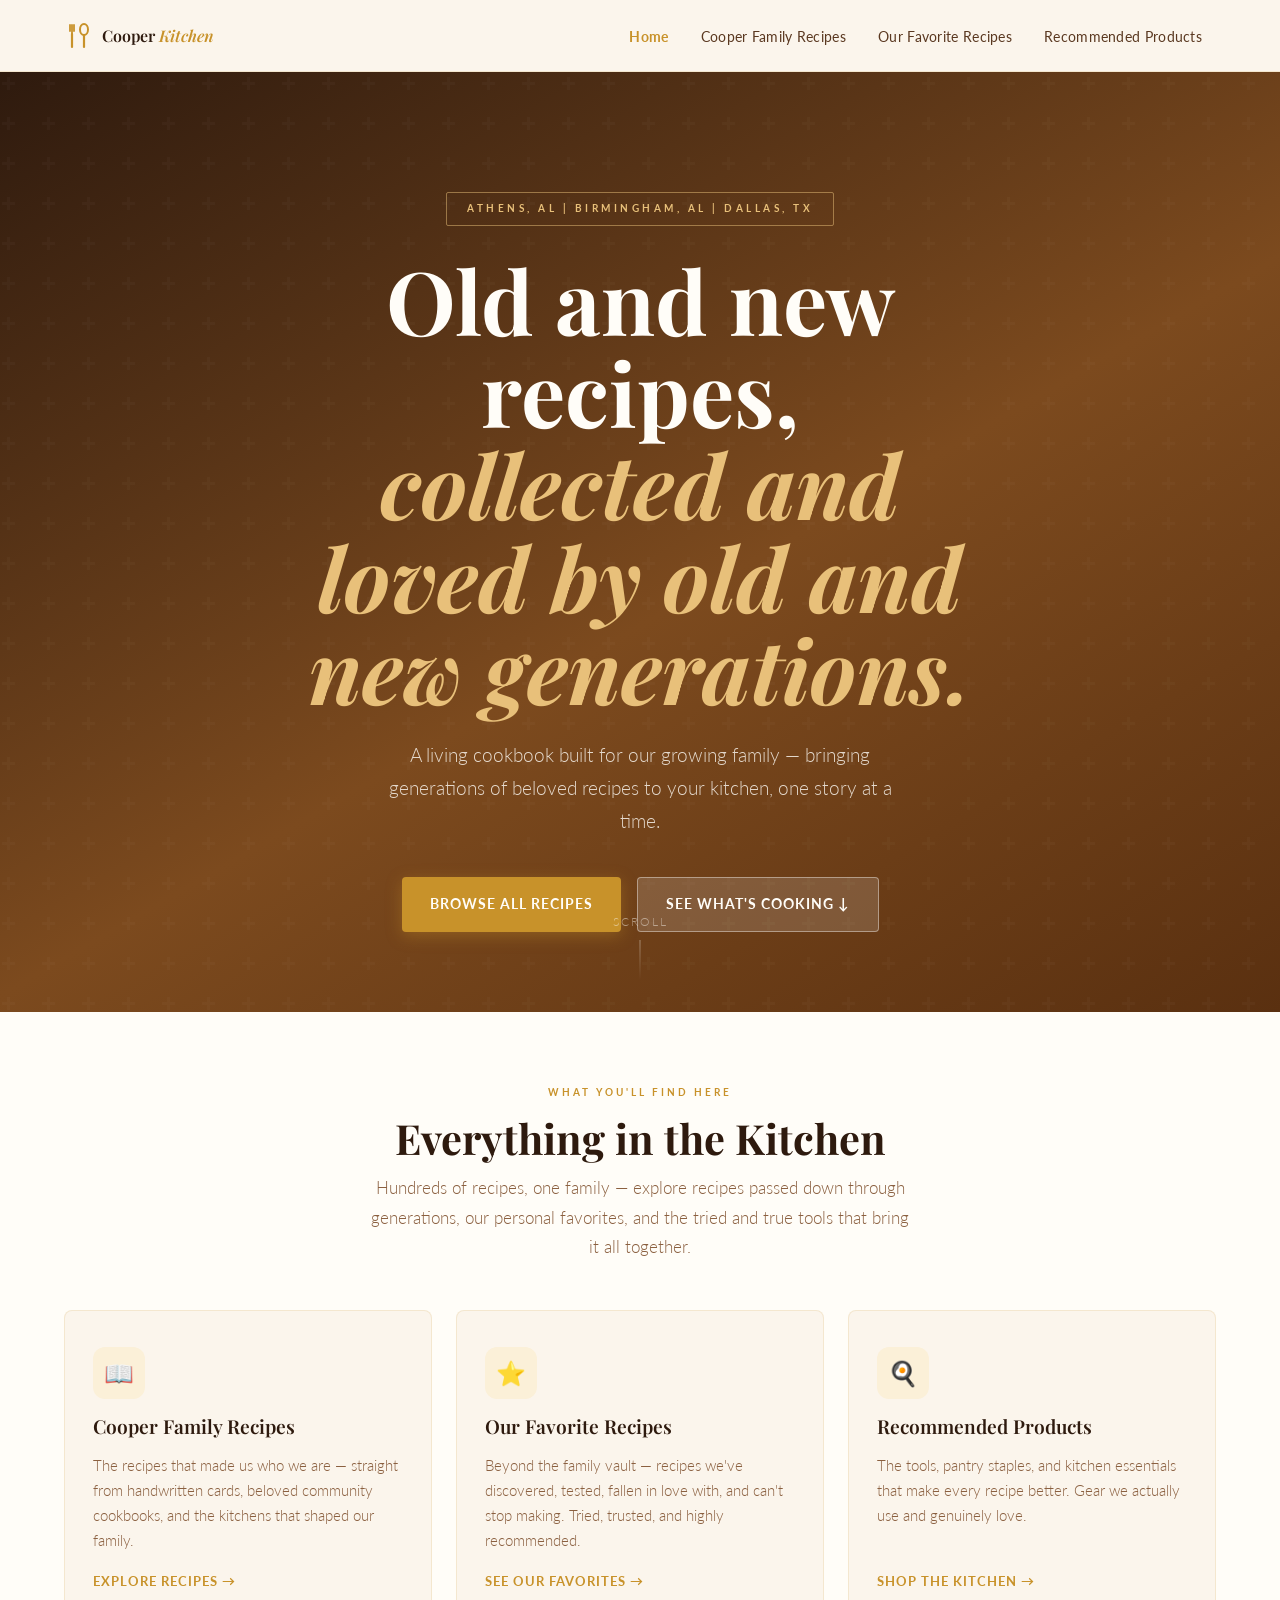
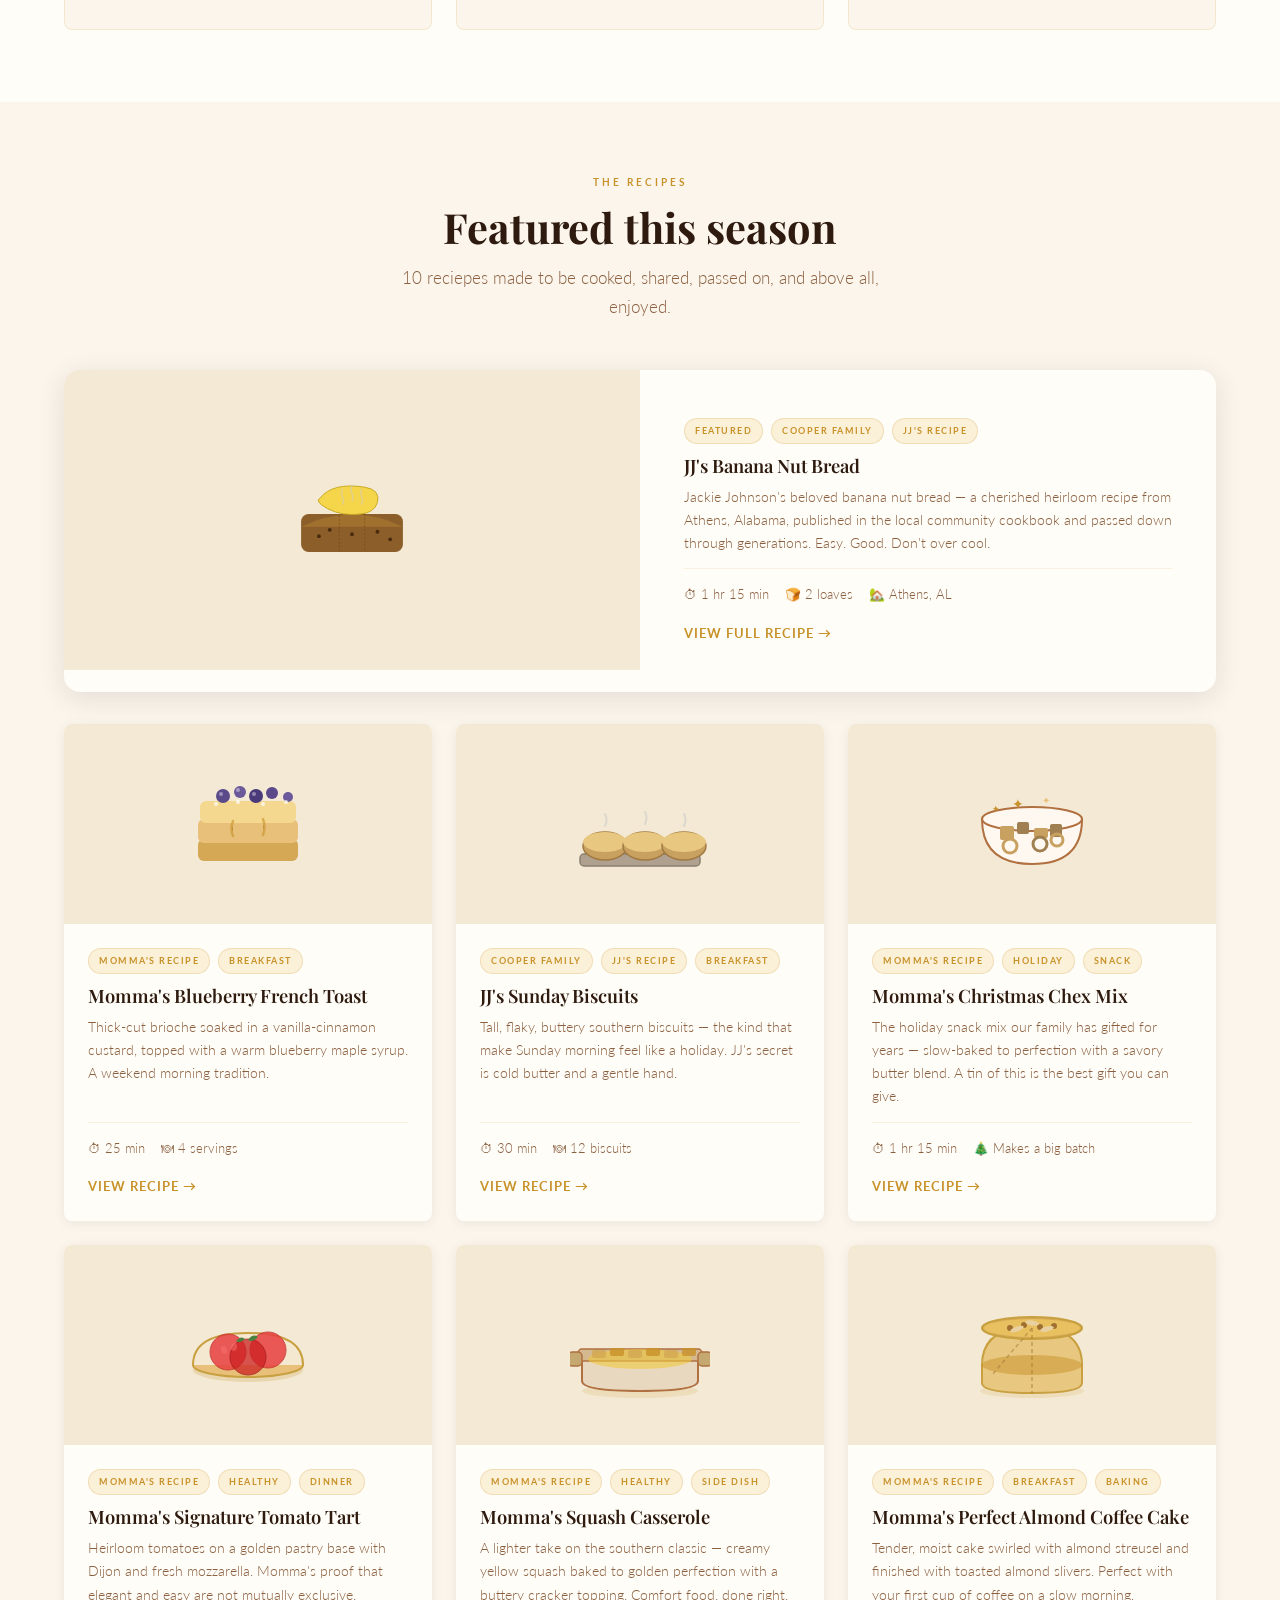
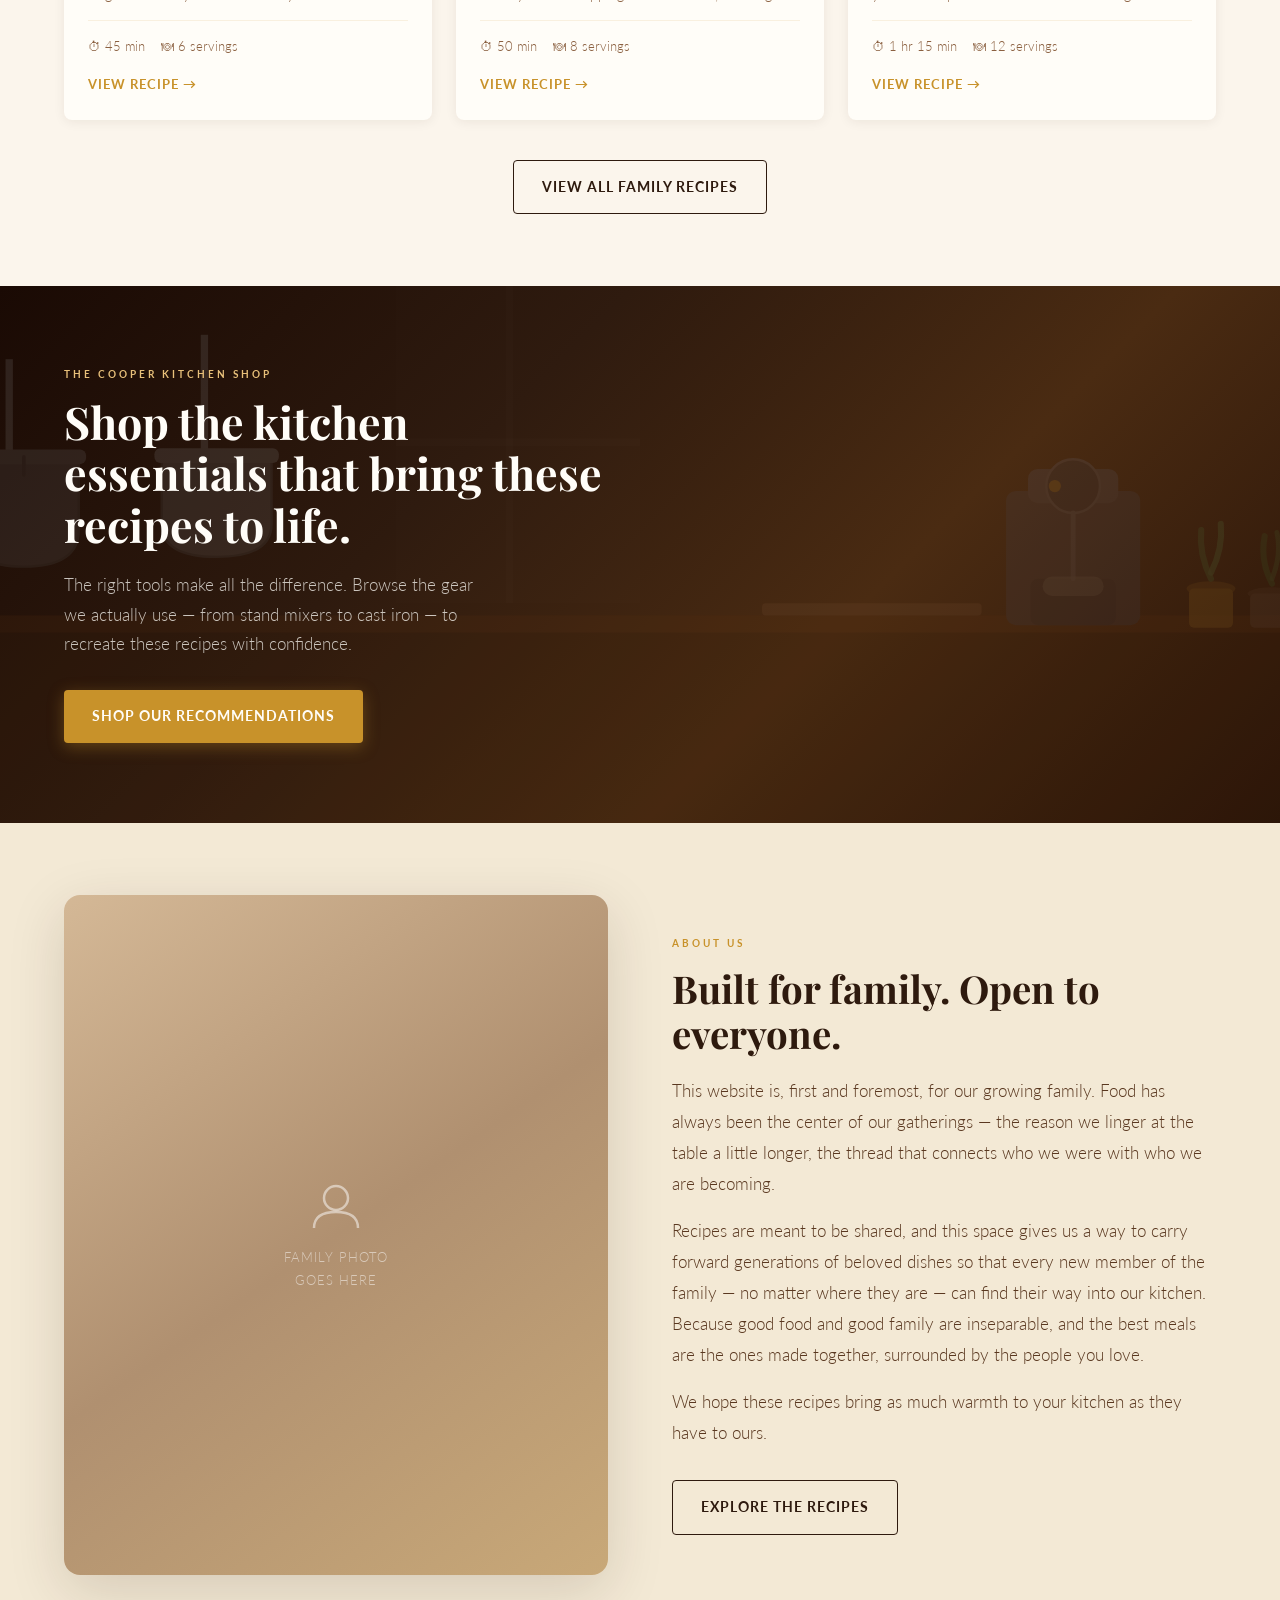
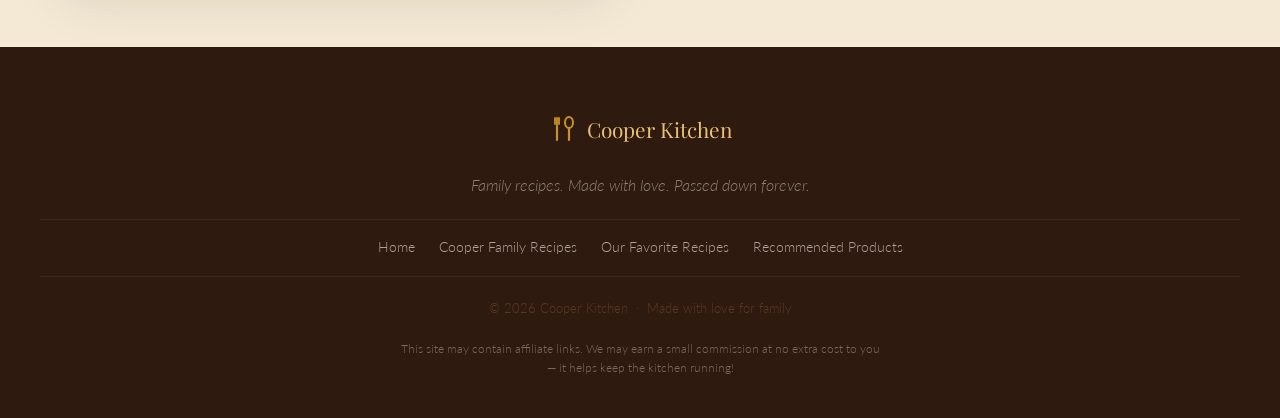
<file: index.html>
<!DOCTYPE html>
<html lang="en">
<head>
  <!-- Google tag (gtag.js) -->
  <script async src="https://www.googletagmanager.com/gtag/js?id=G-13MG0YB939"></script>
  <script>
    window.dataLayer = window.dataLayer || [];
    function gtag(){dataLayer.push(arguments);}
    gtag('js', new Date());
    gtag('config', 'G-13MG0YB939');
  </script>
  <meta charset="UTF-8" />
  <meta name="viewport" content="width=device-width, initial-scale=1.0" />

  <!-- ── SEO & AEO Meta ── -->
  <title>The Cooper Kitchen — Family Recipes Passed Down Through Generations</title>
  <meta name="description" content="The Cooper Kitchen is a living family cookbook — time-honored recipes passed down through generations, from JJ's banana nut bread to Momma's blueberry French toast. Made with love, meant to be shared." />
  <meta name="keywords" content="Cooper family recipes, banana nut bread, blueberry french toast, sunday biscuits, family cookbook, southern recipes, homemade recipes, heirloom recipes" />
  <link rel="canonical" href="https://www.thecooperkitchen.com/" />
  <meta name="robots" content="index, follow" />
  <meta name="author" content="The Cooper Family" />

  <!-- ── Open Graph ── -->
  <meta property="og:type"        content="website" />
  <meta property="og:url"         content="https://www.thecooperkitchen.com/" />
  <meta property="og:title"       content="The Cooper Kitchen — Family Recipes Passed Down Through Generations" />
  <meta property="og:description" content="A living family cookbook — time-honored recipes made with love and meant to be shared." />
  <meta property="og:site_name"   content="The Cooper Kitchen" />

  <!-- ── Twitter Card ── -->
  <meta name="twitter:card"        content="summary_large_image" />
  <meta name="twitter:title"       content="The Cooper Kitchen" />
  <meta name="twitter:description" content="Family recipes, passed down through generations." />

  <!-- ── Schema.org: WebSite ── -->
  <script type="application/ld+json">
  {
    "@context": "https://schema.org",
    "@type": "WebSite",
    "name": "The Cooper Kitchen",
    "description": "A living family cookbook — time-honored recipes passed down through generations.",
    "url": "https://www.thecooperkitchen.com/",
    "potentialAction": {
      "@type": "SearchAction",
      "target": "https://www.thecooperkitchen.com/?s={search_term_string}",
      "query-input": "required name=search_term_string"
    }
  }
  </script>

  <!-- ── Schema.org: Organization ── -->
  <script type="application/ld+json">
  {
    "@context": "https://schema.org",
    "@type": "Organization",
    "name": "The Cooper Kitchen",
    "url": "https://www.thecooperkitchen.com/",
    "description": "A family recipe website sharing heirloom recipes from the Cooper family of Athens, Alabama."
  }
  </script>

  <!-- ── Schema.org: ItemList (recipe collection) ── -->
  <script type="application/ld+json">
  {
    "@context": "https://schema.org",
    "@type": "ItemList",
    "name": "Cooper Family Recipes",
    "description": "A curated collection of beloved heirloom recipes from the Cooper family.",
    "itemListElement": [
      { "@type": "ListItem", "position": 1, "name": "JJ's Banana Nut Bread",        "url": "https://www.thecooperkitchen.com/recipe-jjs-banana-bread.html" },
      { "@type": "ListItem", "position": 2, "name": "Momma's Blueberry French Toast","url": "https://www.thecooperkitchen.com/recipe-blueberry-french-toast.html" },
      { "@type": "ListItem", "position": 3, "name": "JJ's Sunday Biscuits",          "url": "https://www.thecooperkitchen.com/recipe-jjs-sunday-biscuits.html" },
      { "@type": "ListItem", "position": 4, "name": "Momma's Christmas Chex Mix",    "url": "https://www.thecooperkitchen.com/recipe-christmas-chex-mix.html" },
      { "@type": "ListItem", "position": 5, "name": "Momma's Tomato Tart",           "url": "https://www.thecooperkitchen.com/recipe-tomato-tart.html" },
      { "@type": "ListItem", "position": 6, "name": "Momma's Squash Casserole",      "url": "https://www.thecooperkitchen.com/recipe-squash-casserole.html" },
      { "@type": "ListItem", "position": 7, "name": "Momma's Almond Coffee Cake",    "url": "https://www.thecooperkitchen.com/recipe-almond-coffee-cake.html" }
    ]
  }
  </script>

  <!-- ── Fonts ── -->
  <link rel="preconnect" href="https://fonts.googleapis.com" />
  <link rel="preconnect" href="https://fonts.gstatic.com" crossorigin />
  <link href="https://fonts.googleapis.com/css2?family=Playfair+Display:ital,wght@0,400;0,600;0,700;1,400;1,600&family=Lato:wght@300;400;700&display=swap" rel="stylesheet" />
  <link rel="stylesheet" href="css/styles.css" />
</head>
<body data-page="home">

  <!-- NAV injected by main.js -->

  <!-- ════════════════════════════════════════════
       HERO
  ════════════════════════════════════════════ -->
  <header class="hero" role="banner">
    <div class="hero-inner">
      <div class="hero-badge">Athens, AL | Birmingham, AL | Dallas, TX</div>
      <h1>Old and new recipes,<br/><em>collected and loved by old and new generations.</em></h1>
      <p class="hero-sub">
        A living cookbook built for our growing family — bringing generations of beloved recipes to your kitchen, one story at a time.
      </p>
      <div class="hero-actions">
        <a href="cooper-family-recipes.html" class="btn btn--primary">Browse All Recipes</a>
        <a href="#recipes" class="btn btn--ghost">See What's Cooking ↓</a>
      </div>
    </div>
    <div class="hero-scroll" aria-hidden="true">Scroll</div>
  </header>

  <!-- ════════════════════════════════════════════
       SECTION 0: DISCOVER OUR PAGES
  ════════════════════════════════════════════ -->
  <section class="page-nav-cards" aria-labelledby="discover-heading">
    <div class="container">
      <div class="section-header fade-in">
        <span class="eyebrow">What You'll Find Here</span>
        <h2 id="discover-heading">Everything in the Kitchen</h2>
        <p>Hundreds of recipes, one family — explore recipes passed down through generations, our personal favorites, and the tried and true tools that bring it all together.</p>
      </div>
      <div class="page-nav-grid">

        <a href="cooper-family-recipes.html" class="page-nav-card fade-in" aria-label="Go to Cooper Family Recipes">
          <div class="page-nav-card__icon" aria-hidden="true">📖</div>
          <h3>Cooper Family Recipes</h3>
          <p>The recipes that made us who we are — straight from handwritten cards, beloved community cookbooks, and the kitchens that shaped our family.</p>
          <span class="page-nav-card__link">Explore recipes →</span>
        </a>

        <a href="our-favorite-recipes.html" class="page-nav-card fade-in" aria-label="Go to Our Favorite Recipes">
          <div class="page-nav-card__icon" aria-hidden="true">⭐</div>
          <h3>Our Favorite Recipes</h3>
          <p>Beyond the family vault — recipes we've discovered, tested, fallen in love with, and can't stop making. Tried, trusted, and highly recommended.</p>
          <span class="page-nav-card__link">See our favorites →</span>
        </a>

        <a href="recommended-products.html" class="page-nav-card fade-in" aria-label="Go to Recommended Products">
          <div class="page-nav-card__icon" aria-hidden="true">🍳</div>
          <h3>Recommended Products</h3>
          <p>The tools, pantry staples, and kitchen essentials that make every recipe better. Gear we actually use and genuinely love.</p>
          <span class="page-nav-card__link">Shop the kitchen →</span>
        </a>

      </div>
    </div>
  </section>

  <!-- ════════════════════════════════════════════
       SECTION 2: RECIPES
  ════════════════════════════════════════════ -->
  <section class="recipes-section" id="recipes" aria-labelledby="recipes-heading">
    <div class="container">
      <div class="section-header fade-in">
        <span class="eyebrow">The Recipes</span>
        <h2 id="recipes-heading">Featured this season</h2>
        <p>10 reciepes made to be cooked, shared, passed on, and above all, enjoyed.</p>
      </div>

      <!-- Featured card -->
      <div class="recipes-featured fade-in">
        <a href="recipe-jjs-banana-bread.html" class="recipe-card--featured" aria-label="View JJ's Banana Nut Bread recipe">
          <div class="card-illustration">
            <svg viewBox="0 0 220 180" xmlns="http://www.w3.org/2000/svg" aria-hidden="true">
              <!-- Loaf -->
              <rect x="30" y="80" width="160" height="60" rx="12" fill="#8B5E2A"/>
              <path d="M30 100 Q110 62 190 100" fill="#A0702E"/>
              <!-- Banana -->
              <path d="M60 55 Q80 30 130 38 Q155 42 150 62 Q145 78 125 80 Q95 84 72 72 Q50 60 60 55Z" fill="#F5D54A" stroke="#C8A820" stroke-width="1.5"/>
              <!-- Slice cuts -->
              <line x1="90"  y1="82" x2="90"  y2="140" stroke="#6B4518" stroke-width="1.5" stroke-dasharray="3,3" opacity="0.6"/>
              <line x1="130" y1="80" x2="130" y2="140" stroke="#6B4518" stroke-width="1.5" stroke-dasharray="3,3" opacity="0.6"/>
              <!-- Nut dots -->
              <circle cx="58"  cy="115" r="3" fill="#4A2B10"/>
              <circle cx="75"  cy="105" r="3" fill="#4A2B10"/>
              <circle cx="110" cy="112" r="3" fill="#4A2B10"/>
              <circle cx="150" cy="108" r="3" fill="#4A2B10"/>
              <circle cx="170" cy="120" r="3" fill="#4A2B10"/>
              <!-- Steam -->
              <path d="M95  65 Q98  59 95  53 Q92  47 95  41" stroke="#ccc" stroke-width="2" fill="none" stroke-linecap="round" opacity="0.55"/>
              <path d="M110 60 Q113 54 110 48 Q107 42 110 36" stroke="#ccc" stroke-width="2" fill="none" stroke-linecap="round" opacity="0.55"/>
              <path d="M125 65 Q128 59 125 53 Q122 47 125 41" stroke="#ccc" stroke-width="2" fill="none" stroke-linecap="round" opacity="0.55"/>
            </svg>
          </div>
          <div class="card-content">
            <div class="card-tags">
              <span class="tag">Featured</span>
              <span class="tag">Cooper Family</span>
              <span class="tag">JJ's Recipe</span>
            </div>
            <h3>JJ's Banana Nut Bread</h3>
            <p>Jackie Johnson's beloved banana nut bread — a cherished heirloom recipe from Athens, Alabama, published in the local community cookbook and passed down through generations. Easy. Good. Don't over cool.</p>
            <div class="card-meta">
              <span>⏱ 1 hr 15 min</span>
              <span>🍞 2 loaves</span>
              <span>🏡 Athens, AL</span>
            </div>
            <span class="card-link">View full recipe →</span>
          </div>
        </a>
      </div>

      <!-- Recipe grid (6 remaining) -->
      <div class="recipes-grid">

        <a href="recipe-blueberry-french-toast.html" class="recipe-card fade-in" aria-label="View Momma's Blueberry French Toast recipe">
          <div class="card-illustration">
            <svg viewBox="0 0 140 120" xmlns="http://www.w3.org/2000/svg" aria-hidden="true">
              <!-- Stack of toast -->
              <rect x="20" y="75" width="100" height="22" rx="6" fill="#D4A855"/>
              <rect x="20" y="55" width="100" height="24" rx="6" fill="#E8C07A"/>
              <rect x="22" y="37" width="96" height="22" rx="6" fill="#F5D890"/>
              <!-- Blueberries -->
              <circle cx="45" cy="32" r="7" fill="#5A4A8A"/>
              <circle cx="62" cy="28" r="6" fill="#6B5A9A"/>
              <circle cx="78" cy="32" r="7" fill="#4A3A7A"/>
              <circle cx="94" cy="29" r="6" fill="#5A4A8A"/>
              <circle cx="110" cy="33" r="5" fill="#6B5A9A"/>
              <!-- Shine on berries -->
              <circle cx="43" cy="30" r="2" fill="white" opacity="0.4"/>
              <circle cx="60" cy="26" r="2" fill="white" opacity="0.4"/>
              <circle cx="76" cy="30" r="2" fill="white" opacity="0.4"/>
              <!-- Syrup drizzle -->
              <path d="M55 57 Q52 65 55 72" stroke="#C8922A" stroke-width="2.5" stroke-linecap="round" opacity="0.6"/>
              <path d="M85 55 Q88 63 85 71" stroke="#C8922A" stroke-width="2.5" stroke-linecap="round" opacity="0.6"/>
              <!-- Powdered sugar dots -->
              <circle cx="38" cy="40" r="2" fill="white" opacity="0.7"/>
              <circle cx="60" cy="38" r="2" fill="white" opacity="0.7"/>
              <circle cx="85" cy="40" r="2" fill="white" opacity="0.7"/>
              <circle cx="108" cy="38" r="2" fill="white" opacity="0.7"/>
            </svg>
          </div>
          <div class="card-content">
            <div class="card-tags"><span class="tag">Momma's Recipe</span><span class="tag">Breakfast</span></div>
            <h3>Momma's Blueberry French Toast</h3>
            <p>Thick-cut brioche soaked in a vanilla-cinnamon custard, topped with a warm blueberry maple syrup. A weekend morning tradition.</p>
            <div class="card-meta"><span>⏱ 25 min</span><span>🍽 4 servings</span></div>
            <span class="card-link">View recipe →</span>
          </div>
        </a>

        <a href="recipe-jjs-sunday-biscuits.html" class="recipe-card fade-in" aria-label="View JJ's Sunday Biscuits recipe">
          <div class="card-illustration">
            <svg viewBox="0 0 140 120" xmlns="http://www.w3.org/2000/svg" aria-hidden="true">
              <!-- Pan -->
              <rect x="10" y="90" width="120" height="12" rx="4" fill="#B0A090" stroke="#8B8070" stroke-width="1.5"/>
              <!-- Three biscuits -->
              <ellipse cx="35"  cy="82" rx="22" ry="14" fill="#C8A060" stroke="#A07840" stroke-width="1.5"/>
              <ellipse cx="35"  cy="78" rx="22" ry="10" fill="#E8C880"/>
              <ellipse cx="75"  cy="82" rx="22" ry="14" fill="#C8A060" stroke="#A07840" stroke-width="1.5"/>
              <ellipse cx="75"  cy="78" rx="22" ry="10" fill="#E8C880"/>
              <ellipse cx="114" cy="82" rx="22" ry="14" fill="#C8A060" stroke="#A07840" stroke-width="1.5"/>
              <ellipse cx="114" cy="78" rx="22" ry="10" fill="#E8C880"/>
              <!-- Steam -->
              <path d="M35  62 Q38 56 35 50" stroke="#ccc" stroke-width="2" fill="none" stroke-linecap="round" opacity="0.6"/>
              <path d="M75  60 Q78 54 75 48" stroke="#ccc" stroke-width="2" fill="none" stroke-linecap="round" opacity="0.6"/>
              <path d="M114 62 Q117 56 114 50" stroke="#ccc" stroke-width="2" fill="none" stroke-linecap="round" opacity="0.6"/>
            </svg>
          </div>
          <div class="card-content">
            <div class="card-tags"><span class="tag">Cooper Family</span><span class="tag">JJ's Recipe</span><span class="tag">Breakfast</span></div>
            <h3>JJ's Sunday Biscuits</h3>
            <p>Tall, flaky, buttery southern biscuits — the kind that make Sunday morning feel like a holiday. JJ's secret is cold butter and a gentle hand.</p>
            <div class="card-meta"><span>⏱ 30 min</span><span>🍽 12 biscuits</span></div>
            <span class="card-link">View recipe →</span>
          </div>
        </a>

        <a href="recipe-christmas-chex-mix.html" class="recipe-card fade-in" aria-label="View Momma's Christmas Chex Mix recipe">
          <div class="card-illustration">
            <svg viewBox="0 0 140 120" xmlns="http://www.w3.org/2000/svg" aria-hidden="true">
              <!-- Bowl -->
              <path d="M20 55 Q20 100 70 100 Q120 100 120 55 Z" fill="#FFF8F0" stroke="#B07040" stroke-width="2"/>
              <ellipse cx="70" cy="55" rx="50" ry="12" fill="#FFF8F0" stroke="#B07040" stroke-width="2"/>
              <!-- Mix contents -->
              <rect x="38" y="62" width="14" height="14" rx="2" fill="#C8A060"/>
              <rect x="55" y="58" width="12" height="12" rx="2" fill="#A08050"/>
              <rect x="72" y="64" width="14" height="10" rx="2" fill="#C8A060"/>
              <rect x="88" y="60" width="12" height="13" rx="2" fill="#A08050"/>
              <!-- Pretzels (simplified) -->
              <circle cx="48" cy="82" r="7" fill="none" stroke="#C8A060" stroke-width="3"/>
              <circle cx="78" cy="80" r="7" fill="none" stroke="#A08050" stroke-width="3"/>
              <circle cx="95" cy="76" r="6" fill="none" stroke="#C8A060" stroke-width="3"/>
              <!-- Stars for "Christmas" -->
              <text x="50" y="45" font-size="14" fill="#C8922A">✦</text>
              <text x="80" y="40" font-size="10" fill="#E8C07A">✦</text>
              <text x="30" y="48" font-size="9" fill="#C8922A">✦</text>
            </svg>
          </div>
          <div class="card-content">
            <div class="card-tags"><span class="tag">Momma's Recipe</span><span class="tag">Holiday</span><span class="tag">Snack</span></div>
            <h3>Momma's Christmas Chex Mix</h3>
            <p>The holiday snack mix our family has gifted for years — slow-baked to perfection with a savory butter blend. A tin of this is the best gift you can give.</p>
            <div class="card-meta"><span>⏱ 1 hr 15 min</span><span>🎄 Makes a big batch</span></div>
            <span class="card-link">View recipe →</span>
          </div>
        </a>

        <a href="recipe-tomato-tart.html" class="recipe-card fade-in" aria-label="View Momma's Tomato Tart recipe">
          <div class="card-illustration">
            <svg viewBox="0 0 140 120" xmlns="http://www.w3.org/2000/svg" aria-hidden="true">
              <!-- Tart crust -->
              <ellipse cx="70" cy="85" rx="55" ry="12" fill="#D4A853" opacity="0.3"/>
              <ellipse cx="70" cy="80" rx="55" ry="12" fill="#E8C07A" stroke="#C8A040" stroke-width="2"/>
              <path d="M15 80 Q15 48 70 48 Q125 48 125 80" fill="#F5E8D0" stroke="#C8A040" stroke-width="2"/>
              <!-- Tomato slices -->
              <circle cx="50" cy="67" r="18" fill="#E84040" opacity="0.85" stroke="#C03030" stroke-width="1"/>
              <circle cx="90" cy="65" r="18" fill="#E84040" opacity="0.85" stroke="#C03030" stroke-width="1"/>
              <circle cx="70" cy="72" r="18" fill="#CC2020" opacity="0.75" stroke="#A01010" stroke-width="1"/>
              <!-- Seeds on tomatoes -->
              <ellipse cx="46" cy="65" rx="3" ry="4" fill="#F87070" opacity="0.5" transform="rotate(-20 46 65)"/>
              <ellipse cx="56" cy="62" rx="3" ry="4" fill="#F87070" opacity="0.5" transform="rotate(15 56 62)"/>
              <!-- Basil leaves -->
              <path d="M70 55 Q75 48 80 52 Q75 58 70 55Z" fill="#4A8040"/>
              <path d="M58 56 Q63 50 67 54 Q62 59 58 56Z" fill="#4A8040"/>
            </svg>
          </div>
          <div class="card-content">
            <div class="card-tags"><span class="tag">Momma's Recipe</span><span class="tag green-tag">Healthy</span><span class="tag">Dinner</span></div>
            <h3>Momma's Signature Tomato Tart</h3>
            <p>Heirloom tomatoes on a golden pastry base with Dijon and fresh mozzarella. Momma's proof that elegant and easy are not mutually exclusive.</p>
            <div class="card-meta"><span>⏱ 45 min</span><span>🍽 6 servings</span></div>
            <span class="card-link">View recipe →</span>
          </div>
        </a>

        <a href="recipe-squash-casserole.html" class="recipe-card fade-in" aria-label="View Momma's Squash Casserole recipe">
          <div class="card-illustration">
            <svg viewBox="0 0 140 120" xmlns="http://www.w3.org/2000/svg" aria-hidden="true">
              <!-- Dish shadow -->
              <ellipse cx="70" cy="106" rx="58" ry="7" fill="#D4A853" opacity="0.2"/>
              <!-- Baking dish -->
              <path d="M12 70 L12 96 Q12 106 70 106 Q128 106 128 96 L128 70 Z" fill="#E8D8C0" stroke="#B07040" stroke-width="2"/>
              <rect x="8" y="64" width="124" height="12" rx="4" fill="#D4B890" stroke="#B07040" stroke-width="1.5"/>
              <!-- Handles -->
              <rect x="-2" y="67" width="14" height="14" rx="4" fill="#C4A870" stroke="#B07040" stroke-width="1.5"/>
              <rect x="128" y="67" width="14" height="14" rx="4" fill="#C4A870" stroke="#B07040" stroke-width="1.5"/>
              <!-- Casserole filling (squash) -->
              <ellipse cx="70" cy="74" rx="52" ry="10" fill="#F0C840" opacity="0.6"/>
              <!-- Cracker topping -->
              <rect x="22" y="65" width="14" height="8" rx="2" fill="#D4A853" opacity="0.8"/>
              <rect x="40" y="63" width="14" height="8" rx="2" fill="#C8922A" opacity="0.8"/>
              <rect x="58" y="65" width="14" height="8" rx="2" fill="#D4A853" opacity="0.8"/>
              <rect x="76" y="63" width="14" height="8" rx="2" fill="#C8922A" opacity="0.8"/>
              <rect x="94" y="65" width="14" height="8" rx="2" fill="#D4A853" opacity="0.8"/>
              <rect x="112" y="63" width="14" height="8" rx="2" fill="#C8922A" opacity="0.8"/>
            </svg>
          </div>
          <div class="card-content">
            <div class="card-tags"><span class="tag">Momma's Recipe</span><span class="tag green-tag">Healthy</span><span class="tag">Side Dish</span></div>
            <h3>Momma's Squash Casserole</h3>
            <p>A lighter take on the southern classic — creamy yellow squash baked to golden perfection with a buttery cracker topping. Comfort food, done right.</p>
            <div class="card-meta"><span>⏱ 50 min</span><span>🍽 8 servings</span></div>
            <span class="card-link">View recipe →</span>
          </div>
        </a>

        <a href="recipe-almond-coffee-cake.html" class="recipe-card fade-in" aria-label="View Momma's Almond Coffee Cake recipe">
          <div class="card-illustration">
            <svg viewBox="0 0 140 120" xmlns="http://www.w3.org/2000/svg" aria-hidden="true">
              <!-- Cake slice shadow -->
              <ellipse cx="70" cy="106" rx="52" ry="7" fill="#D4A853" opacity="0.2"/>
              <!-- Full cake (circle) -->
              <path d="M20 80 Q20 42 70 42 Q120 42 120 80 L120 98 Q120 108 70 108 Q20 108 20 98 Z" fill="#E8C880" stroke="#C8A040" stroke-width="2"/>
              <!-- Top streusel layer -->
              <ellipse cx="70" cy="80" rx="50" ry="10" fill="#C8922A" opacity="0.5"/>
              <ellipse cx="70" cy="43" rx="50" ry="11" fill="#D4A853" stroke="#C8A040" stroke-width="2"/>
              <ellipse cx="70" cy="43" rx="48" ry="9" fill="#E8C060"/>
              <!-- Streusel dots -->
              <circle cx="48" cy="43" r="3" fill="#A07030"/>
              <circle cx="62" cy="40" r="3" fill="#A07030"/>
              <circle cx="78" cy="42" r="3" fill="#A07030"/>
              <circle cx="92" cy="41" r="3" fill="#A07030"/>
              <!-- Almond slivers -->
              <ellipse cx="55" cy="44" rx="7" ry="2.5" fill="#E8D0A0" transform="rotate(-20 55 44)"/>
              <ellipse cx="70" cy="38" rx="7" ry="2.5" fill="#E8D0A0" transform="rotate(10 70 38)"/>
              <ellipse cx="85" cy="44" rx="7" ry="2.5" fill="#E8D0A0" transform="rotate(-15 85 44)"/>
              <!-- Slice cut line -->
              <line x1="70" y1="43" x2="70" y2="108" stroke="#A07030" stroke-width="1.5" stroke-dasharray="4,3" opacity="0.5"/>
              <line x1="70" y1="43" x2="30" y2="90" stroke="#A07030" stroke-width="1.5" stroke-dasharray="4,3" opacity="0.5"/>
            </svg>
          </div>
          <div class="card-content">
            <div class="card-tags"><span class="tag">Momma's Recipe</span><span class="tag">Breakfast</span><span class="tag">Baking</span></div>
            <h3>Momma's Perfect Almond Coffee Cake</h3>
            <p>Tender, moist cake swirled with almond streusel and finished with toasted almond slivers. Perfect with your first cup of coffee on a slow morning.</p>
            <div class="card-meta"><span>⏱ 1 hr 15 min</span><span>🍽 12 servings</span></div>
            <span class="card-link">View recipe →</span>
          </div>
        </a>

      </div><!-- /recipes-grid -->

      <div style="text-align:center; margin-top:40px;" class="fade-in">
        <a href="cooper-family-recipes.html" class="btn btn--outline">View All Family Recipes</a>
      </div>
    </div>
  </section>

  <!-- ════════════════════════════════════════════
       SECTION 3: SHOP
  ════════════════════════════════════════════ -->
  <section class="shop-banner" aria-labelledby="shop-heading">
    <!-- Decorative kitchen SVG background -->
    <div class="shop-banner__bg" aria-hidden="true">
      <svg viewBox="0 0 1200 440" xmlns="http://www.w3.org/2000/svg" preserveAspectRatio="xMidYMid slice">
        <!-- Counter / shelf lines -->
        <rect x="0" y="280" width="1200" height="160" fill="#3A200A"/>
        <rect x="0" y="270" width="1200" height="14" fill="#5A3010"/>
        <!-- Hanging pots -->
        <rect x="80" y="60" width="6" height="80" fill="#888"/>
        <path d="M50 140 L50 200 Q50 230 95 230 Q140 230 140 200 L140 140 Z" fill="#666" stroke="#555" stroke-width="2"/>
        <rect x="44" y="134" width="102" height="12" rx="5" fill="#777"/>
        <path d="M95 140 L95 155" stroke="#555" stroke-width="3" stroke-linecap="round"/>

        <rect x="240" y="40" width="6" height="100" fill="#888"/>
        <path d="M208 140 L208 195 Q208 222 253 222 Q298 222 298 195 L298 140 Z" fill="#777" stroke="#555" stroke-width="2"/>
        <rect x="202" y="133" width="102" height="12" rx="5" fill="#888"/>

        <!-- KitchenAid Stand Mixer -->
        <rect x="900" y="168" width="110" height="110" rx="8" fill="#4A4A5A" opacity="0.9"/>
        <rect x="918" y="150" width="74" height="28" rx="8" fill="#5A5A6A"/>
        <circle cx="955" cy="164" r="22" fill="#3A3A4A" stroke="#6A6A7A" stroke-width="2"/>
        <rect x="920" y="240" width="70" height="38" rx="6" fill="#3A3A4A"/>
        <circle cx="940" cy="164" r="5" fill="#C8922A" opacity="0.8"/>
        <path d="M955 186 L955 240" stroke="#6A6A7A" stroke-width="4" stroke-linecap="round"/>
        <rect x="930" y="238" width="50" height="16" rx="8" fill="#888" opacity="0.6"/>

        <!-- Cutting board -->
        <rect x="700" y="260" width="180" height="10" rx="3" fill="#8B6040" opacity="0.7"/>

        <!-- Herb pots -->
        <rect x="1050" y="248" width="36" height="32" rx="4" fill="#C8922A" opacity="0.7"/>
        <ellipse cx="1068" cy="248" rx="20" ry="6" fill="#A07020" opacity="0.6"/>
        <path d="M1068 240 Q1058 220 1060 200" stroke="#4A8040" stroke-width="5" stroke-linecap="round" fill="none" opacity="0.8"/>
        <path d="M1068 235 Q1078 215 1076 195" stroke="#5A9050" stroke-width="5" stroke-linecap="round" fill="none" opacity="0.8"/>

        <rect x="1100" y="252" width="36" height="28" rx="4" fill="#8B7060" opacity="0.6"/>
        <ellipse cx="1118" cy="252" rx="20" ry="5" fill="#6B5040" opacity="0.6"/>
        <path d="M1118 244 Q1108 225 1112 205" stroke="#3A7030" stroke-width="5" stroke-linecap="round" fill="none" opacity="0.8"/>
        <path d="M1118 240 Q1126 220 1122 202" stroke="#4A8040" stroke-width="4" stroke-linecap="round" fill="none" opacity="0.7"/>

        <!-- Window light suggestion -->
        <rect x="400" y="0" width="200" height="260" fill="#FFF8E0" opacity="0.04"/>
        <rect x="490" y="0" width="6" height="260" fill="#FFF8E0" opacity="0.05"/>
        <rect x="400" y="125" width="200" height="6" fill="#FFF8E0" opacity="0.05"/>
      </svg>
    </div>

    <div class="shop-banner__content">
      <div class="shop-banner__text fade-in">
        <span class="eyebrow">The Cooper Kitchen Shop</span>
        <h2 id="shop-heading">Shop the kitchen essentials that bring these recipes to life.</h2>
        <p>The right tools make all the difference. Browse the gear we actually use — from stand mixers to cast iron — to recreate these recipes with confidence.</p>
        <a href="recommended-products.html" class="btn btn--primary">Shop Our Recommendations</a>
      </div>
      <div class="shop-banner__kitchen" aria-hidden="true"></div>
    </div>
  </section>

  <!-- ════════════════════════════════════════════
       SECTION 4: ABOUT
  ════════════════════════════════════════════ -->
  <section class="about-section" aria-labelledby="about-heading">
    <div class="container">
      <div class="about-inner">

        <!-- Photo placeholder -->
        <div class="about-photo fade-in" role="img" aria-label="Cooper family photo placeholder">
          <div class="about-photo__placeholder">
            <svg width="56" height="56" viewBox="0 0 56 56" fill="none" xmlns="http://www.w3.org/2000/svg">
              <circle cx="28" cy="20" r="12" stroke="rgba(255,255,255,0.5)" stroke-width="2.5"/>
              <path d="M6 50 Q6 34 28 34 Q50 34 50 50" stroke="rgba(255,255,255,0.5)" stroke-width="2.5" fill="none"/>
            </svg>
            <p>Family Photo<br/>Goes Here</p>
          </div>
        </div>

        <!-- Text -->
        <div class="about-content fade-in">
          <span class="eyebrow">About Us</span>
          <h2 id="about-heading">Built for family. Open to everyone.</h2>
          <p>
            This website is, first and foremost, for our growing family. Food has always been the center of our gatherings —
            the reason we linger at the table a little longer, the thread that connects who we were with who we are becoming.
          </p>
          <p>
            Recipes are meant to be shared, and this space gives us a way to carry forward generations of beloved dishes so
            that every new member of the family — no matter where they are — can find their way into our kitchen. Because good
            food and good family are inseparable, and the best meals are the ones made together, surrounded by the people you love.
          </p>
          <p>
            We hope these recipes bring as much warmth to your kitchen as they have to ours.
          </p>
          <a href="cooper-family-recipes.html" class="btn btn--outline">Explore the Recipes</a>
        </div>

      </div>
    </div>
  </section>

  <!-- FOOTER injected by main.js -->

  <script src="js/main.js"></script>
</body>
</html>
</file>
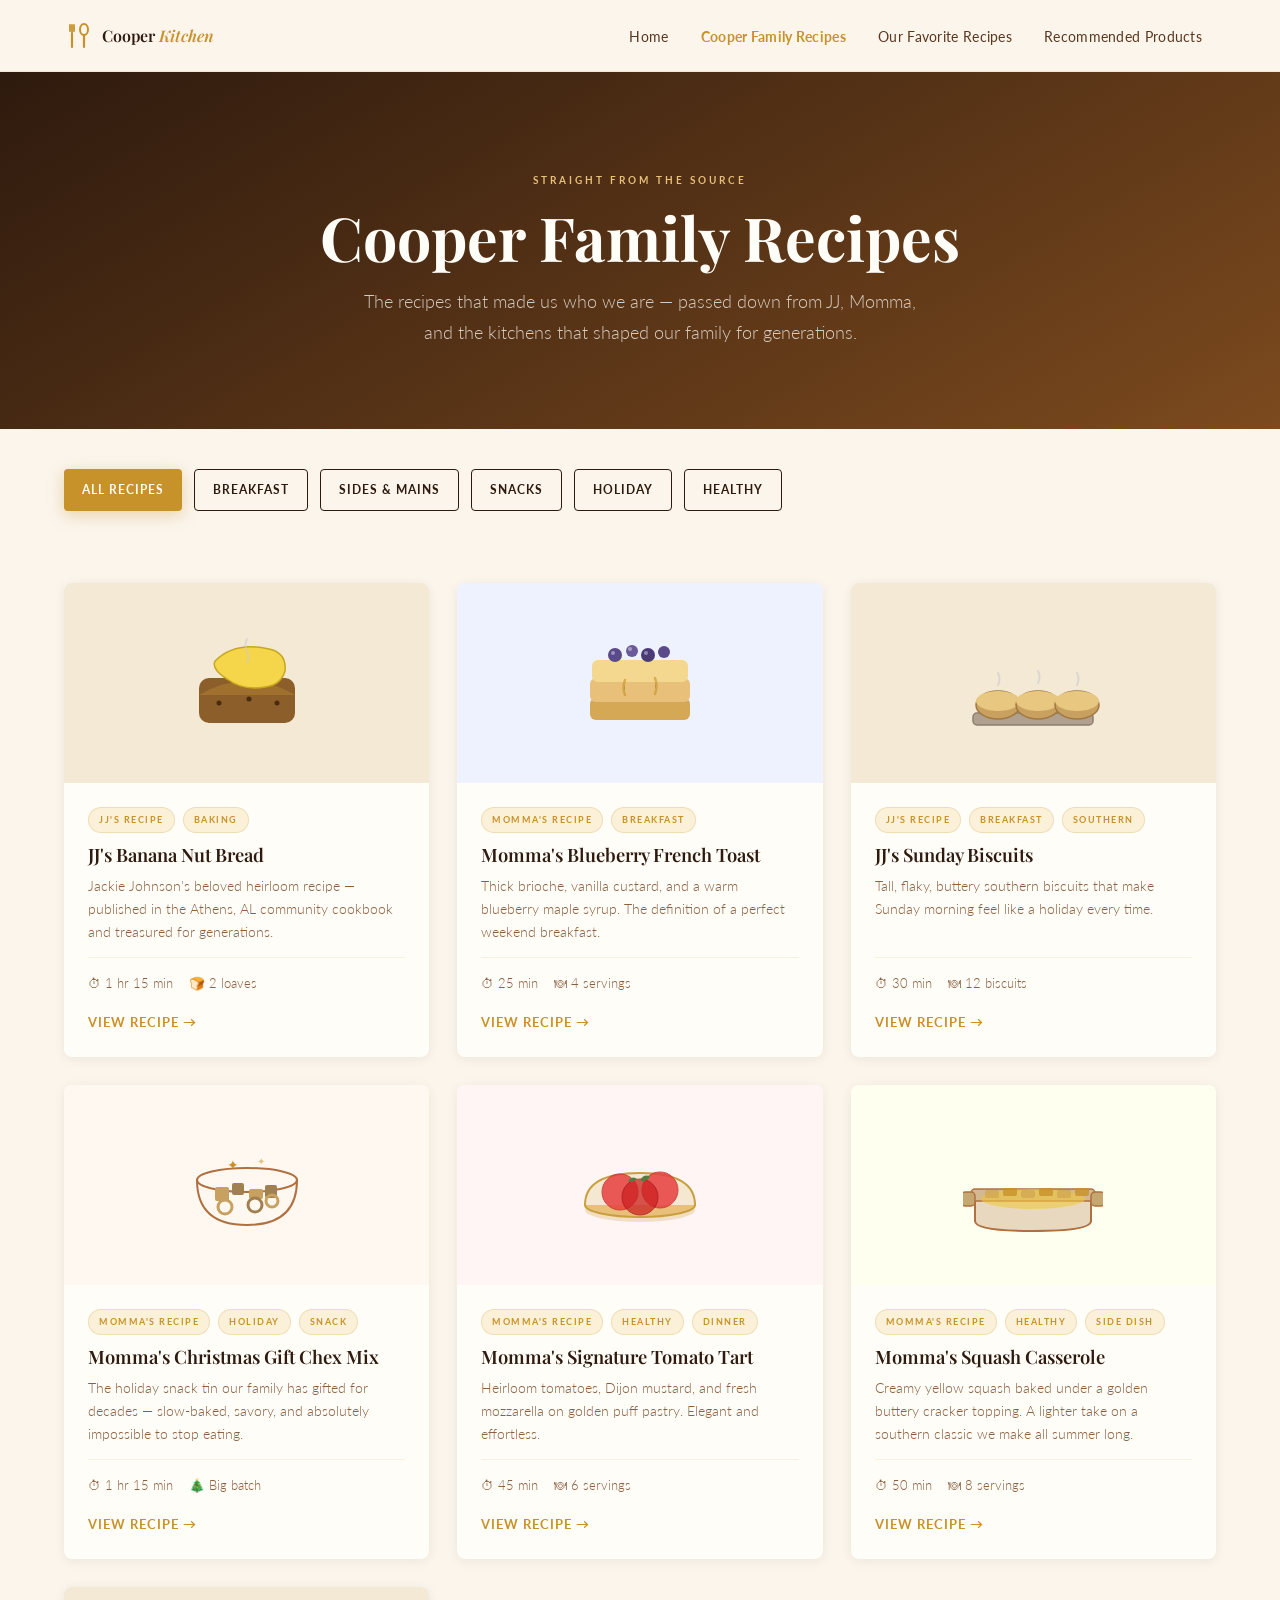
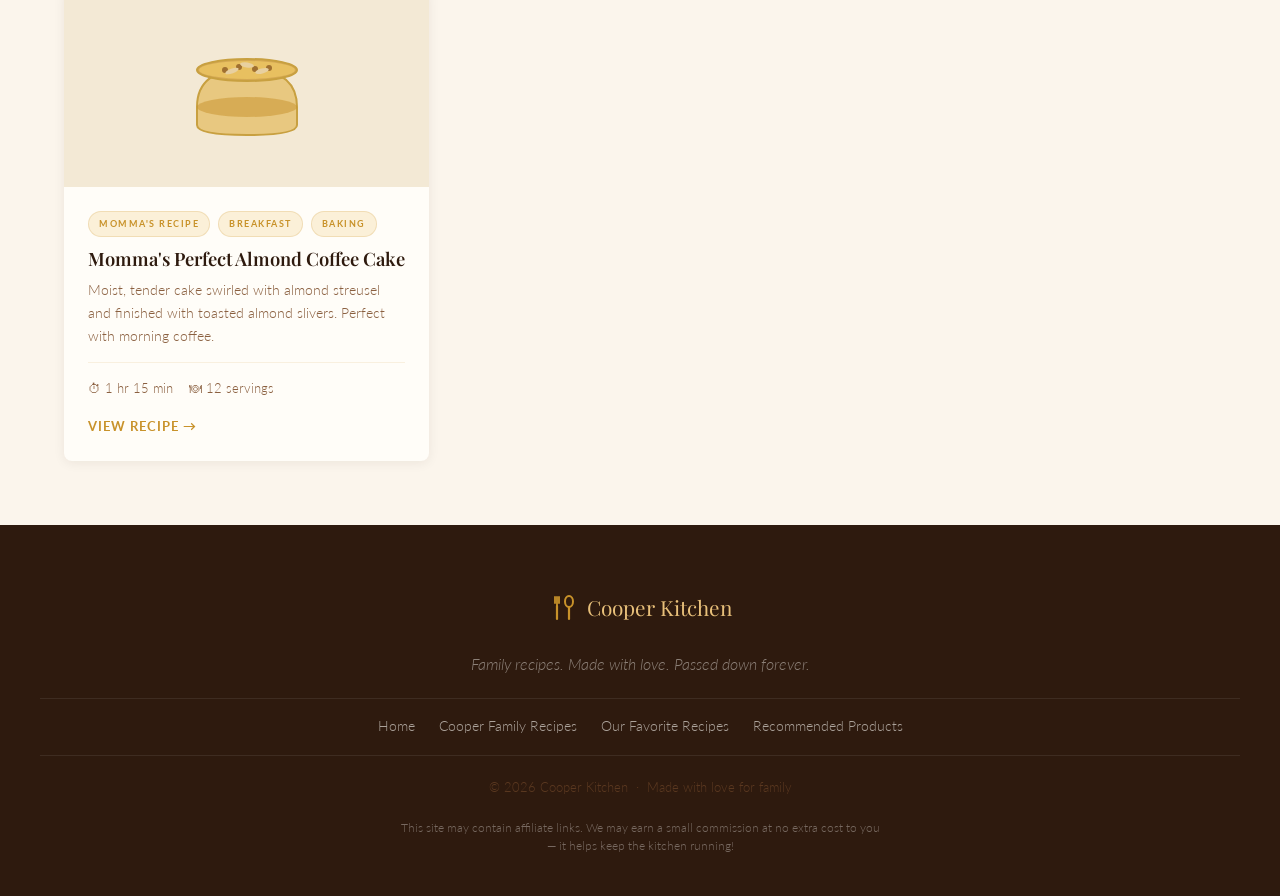
<file: cooper-family-recipes.html>
<!DOCTYPE html>
<html lang="en">
<head>
  <!-- Google tag (gtag.js) -->
  <script async src="https://www.googletagmanager.com/gtag/js?id=G-13MG0YB939"></script>
  <script>
    window.dataLayer = window.dataLayer || [];
    function gtag(){dataLayer.push(arguments);}
    gtag('js', new Date());
    gtag('config', 'G-13MG0YB939');
  </script>
  <meta charset="UTF-8" />
  <meta name="viewport" content="width=device-width, initial-scale=1.0" />
  <title>Cooper Family Recipes — The Cooper Kitchen</title>
  <meta name="description" content="Heirloom recipes straight from the Cooper family — handwritten cards, community cookbooks, and the kitchens of JJ and Momma. Every recipe tells a story." />
  <meta name="keywords" content="Cooper family recipes, banana nut bread, sunday biscuits, JJ recipes, Momma recipes, heirloom recipes, southern family recipes" />
  <link rel="canonical" href="https://www.thecooperkitchen.com/cooper-family-recipes.html" />
  <meta name="robots" content="index, follow" />
  <meta property="og:type"        content="website" />
  <meta property="og:title"       content="Cooper Family Recipes — The Cooper Kitchen" />
  <meta property="og:description" content="Heirloom recipes passed down through generations of the Cooper family." />
  <meta property="og:url"         content="https://www.thecooperkitchen.com/cooper-family-recipes.html" />
  <script type="application/ld+json">
  {
    "@context": "https://schema.org",
    "@type": "CollectionPage",
    "name": "Cooper Family Recipes",
    "description": "Heirloom recipes from the Cooper family, passed down through generations.",
    "url": "https://www.thecooperkitchen.com/cooper-family-recipes.html",
    "isPartOf": { "@type": "WebSite", "name": "The Cooper Kitchen", "url": "https://www.thecooperkitchen.com/" }
  }
  </script>
  <link rel="preconnect" href="https://fonts.googleapis.com" />
  <link rel="preconnect" href="https://fonts.gstatic.com" crossorigin />
  <link href="https://fonts.googleapis.com/css2?family=Playfair+Display:ital,wght@0,400;0,600;0,700;1,400;1,600&family=Lato:wght@300;400;700&display=swap" rel="stylesheet" />
  <link rel="stylesheet" href="css/styles.css" />
</head>
<body data-page="cooper">

  <!-- NAV injected by main.js -->

  <header class="listing-hero">
    <div class="container--narrow">
      <span class="eyebrow" style="color:var(--gold-light);">Straight From the Source</span>
      <h1>Cooper Family Recipes</h1>
      <p>The recipes that made us who we are — passed down from JJ, Momma, and the kitchens that shaped our family for generations.</p>
    </div>
  </header>

  <main>
    <div class="container">

      <!-- Filter bar -->
      <div style="display:flex; gap:12px; flex-wrap:wrap; padding:40px 0 8px;" class="fade-in" role="group" aria-label="Recipe filters">
        <button class="btn btn--primary" style="font-size:0.78rem; padding:9px 18px;">All Recipes</button>
        <button class="btn btn--outline" style="font-size:0.78rem; padding:9px 18px;">Breakfast</button>
        <button class="btn btn--outline" style="font-size:0.78rem; padding:9px 18px;">Sides &amp; Mains</button>
        <button class="btn btn--outline" style="font-size:0.78rem; padding:9px 18px;">Snacks</button>
        <button class="btn btn--outline" style="font-size:0.78rem; padding:9px 18px;">Holiday</button>
        <button class="btn btn--outline" style="font-size:0.78rem; padding:9px 18px;">Healthy</button>
      </div>

      <div class="listing-grid">

        <a href="recipe-jjs-banana-bread.html" class="recipe-card fade-in" aria-label="JJ's Banana Nut Bread">
          <div class="card-illustration">
            <svg viewBox="0 0 140 120" xmlns="http://www.w3.org/2000/svg" aria-hidden="true">
              <rect x="22" y="55" width="96" height="45" rx="10" fill="#8B5E2A"/>
              <path d="M22 72 Q70 44 118 72" fill="#A0702E"/>
              <path d="M38 38 Q58 18 92 26 Q110 30 108 48 Q104 62 88 64 Q66 68 50 56 Q34 46 38 38Z" fill="#F5D54A" stroke="#C8A820" stroke-width="1.5"/>
              <circle cx="42"  cy="80" r="2.5" fill="#4A2B10"/>
              <circle cx="72"  cy="76" r="2.5" fill="#4A2B10"/>
              <circle cx="100" cy="80" r="2.5" fill="#4A2B10"/>
              <path d="M70 40 Q73 34 70 28 Q67 22 70 16" stroke="#ccc" stroke-width="1.8" fill="none" stroke-linecap="round" opacity="0.55"/>
            </svg>
          </div>
          <div class="card-content">
            <div class="card-tags"><span class="tag">JJ's Recipe</span><span class="tag">Baking</span></div>
            <h3>JJ's Banana Nut Bread</h3>
            <p>Jackie Johnson's beloved heirloom recipe — published in the Athens, AL community cookbook and treasured for generations.</p>
            <div class="card-meta"><span>⏱ 1 hr 15 min</span><span>🍞 2 loaves</span></div>
            <span class="card-link">View recipe →</span>
          </div>
        </a>

        <a href="recipe-blueberry-french-toast.html" class="recipe-card fade-in" aria-label="Momma's Blueberry French Toast">
          <div class="card-illustration" style="background:#EEF2FF;">
            <svg viewBox="0 0 140 120" xmlns="http://www.w3.org/2000/svg" aria-hidden="true">
              <rect x="20" y="75" width="100" height="22" rx="6" fill="#D4A855"/>
              <rect x="20" y="55" width="100" height="24" rx="6" fill="#E8C07A"/>
              <rect x="22" y="37" width="96" height="22" rx="6" fill="#F5D890"/>
              <circle cx="45" cy="32" r="7" fill="#5A4A8A"/>
              <circle cx="62" cy="28" r="6" fill="#6B5A9A"/>
              <circle cx="78" cy="32" r="7" fill="#4A3A7A"/>
              <circle cx="94" cy="29" r="6" fill="#5A4A8A"/>
              <circle cx="43" cy="30" r="2" fill="white" opacity="0.4"/>
              <circle cx="60" cy="26" r="2" fill="white" opacity="0.4"/>
              <circle cx="76" cy="30" r="2" fill="white" opacity="0.4"/>
              <path d="M55 57 Q52 65 55 72" stroke="#C8922A" stroke-width="2.5" stroke-linecap="round" opacity="0.6"/>
              <path d="M85 55 Q88 63 85 71" stroke="#C8922A" stroke-width="2.5" stroke-linecap="round" opacity="0.6"/>
            </svg>
          </div>
          <div class="card-content">
            <div class="card-tags"><span class="tag">Momma's Recipe</span><span class="tag">Breakfast</span></div>
            <h3>Momma's Blueberry French Toast</h3>
            <p>Thick brioche, vanilla custard, and a warm blueberry maple syrup. The definition of a perfect weekend breakfast.</p>
            <div class="card-meta"><span>⏱ 25 min</span><span>🍽 4 servings</span></div>
            <span class="card-link">View recipe →</span>
          </div>
        </a>

        <a href="recipe-jjs-sunday-biscuits.html" class="recipe-card fade-in" aria-label="JJ's Sunday Biscuits">
          <div class="card-illustration">
            <svg viewBox="0 0 140 120" xmlns="http://www.w3.org/2000/svg" aria-hidden="true">
              <rect x="10" y="90" width="120" height="12" rx="4" fill="#B0A090" stroke="#8B8070" stroke-width="1.5"/>
              <ellipse cx="35"  cy="82" rx="22" ry="14" fill="#C8A060" stroke="#A07840" stroke-width="1.5"/>
              <ellipse cx="35"  cy="78" rx="22" ry="10" fill="#E8C880"/>
              <ellipse cx="75"  cy="82" rx="22" ry="14" fill="#C8A060" stroke="#A07840" stroke-width="1.5"/>
              <ellipse cx="75"  cy="78" rx="22" ry="10" fill="#E8C880"/>
              <ellipse cx="114" cy="82" rx="22" ry="14" fill="#C8A060" stroke="#A07840" stroke-width="1.5"/>
              <ellipse cx="114" cy="78" rx="22" ry="10" fill="#E8C880"/>
              <path d="M35  62 Q38 56 35 50" stroke="#ccc" stroke-width="2" fill="none" stroke-linecap="round" opacity="0.6"/>
              <path d="M75  60 Q78 54 75 48" stroke="#ccc" stroke-width="2" fill="none" stroke-linecap="round" opacity="0.6"/>
              <path d="M114 62 Q117 56 114 50" stroke="#ccc" stroke-width="2" fill="none" stroke-linecap="round" opacity="0.6"/>
            </svg>
          </div>
          <div class="card-content">
            <div class="card-tags"><span class="tag">JJ's Recipe</span><span class="tag">Breakfast</span><span class="tag">Southern</span></div>
            <h3>JJ's Sunday Biscuits</h3>
            <p>Tall, flaky, buttery southern biscuits that make Sunday morning feel like a holiday every time.</p>
            <div class="card-meta"><span>⏱ 30 min</span><span>🍽 12 biscuits</span></div>
            <span class="card-link">View recipe →</span>
          </div>
        </a>

        <a href="recipe-christmas-chex-mix.html" class="recipe-card fade-in" aria-label="Momma's Christmas Chex Mix">
          <div class="card-illustration" style="background:#FFF8F0;">
            <svg viewBox="0 0 140 120" xmlns="http://www.w3.org/2000/svg" aria-hidden="true">
              <path d="M20 55 Q20 100 70 100 Q120 100 120 55 Z" fill="#FFF8F0" stroke="#B07040" stroke-width="2"/>
              <ellipse cx="70" cy="55" rx="50" ry="12" fill="#FFF8F0" stroke="#B07040" stroke-width="2"/>
              <rect x="38" y="62" width="14" height="14" rx="2" fill="#C8A060"/>
              <rect x="55" y="58" width="12" height="12" rx="2" fill="#A08050"/>
              <rect x="72" y="64" width="14" height="10" rx="2" fill="#C8A060"/>
              <rect x="88" y="60" width="12" height="13" rx="2" fill="#A08050"/>
              <circle cx="48" cy="82" r="7" fill="none" stroke="#C8A060" stroke-width="3"/>
              <circle cx="78" cy="80" r="7" fill="none" stroke="#A08050" stroke-width="3"/>
              <circle cx="95" cy="76" r="6" fill="none" stroke="#C8A060" stroke-width="3"/>
              <text x="50" y="45" font-size="14" fill="#C8922A">✦</text>
              <text x="80" y="40" font-size="10" fill="#E8C07A">✦</text>
            </svg>
          </div>
          <div class="card-content">
            <div class="card-tags"><span class="tag">Momma's Recipe</span><span class="tag">Holiday</span><span class="tag">Snack</span></div>
            <h3>Momma's Christmas Gift Chex Mix</h3>
            <p>The holiday snack tin our family has gifted for decades — slow-baked, savory, and absolutely impossible to stop eating.</p>
            <div class="card-meta"><span>⏱ 1 hr 15 min</span><span>🎄 Big batch</span></div>
            <span class="card-link">View recipe →</span>
          </div>
        </a>

        <a href="recipe-tomato-tart.html" class="recipe-card fade-in" aria-label="Momma's Tomato Tart">
          <div class="card-illustration" style="background:#FFF5F5;">
            <svg viewBox="0 0 140 120" xmlns="http://www.w3.org/2000/svg" aria-hidden="true">
              <ellipse cx="70" cy="85" rx="55" ry="12" fill="#D4A853" opacity="0.3"/>
              <ellipse cx="70" cy="80" rx="55" ry="12" fill="#E8C07A" stroke="#C8A040" stroke-width="2"/>
              <path d="M15 80 Q15 48 70 48 Q125 48 125 80" fill="#F5E8D0" stroke="#C8A040" stroke-width="2"/>
              <circle cx="50" cy="67" r="18" fill="#E84040" opacity="0.85" stroke="#C03030" stroke-width="1"/>
              <circle cx="90" cy="65" r="18" fill="#E84040" opacity="0.85" stroke="#C03030" stroke-width="1"/>
              <circle cx="70" cy="72" r="18" fill="#CC2020" opacity="0.75" stroke="#A01010" stroke-width="1"/>
              <path d="M70 55 Q75 48 80 52 Q75 58 70 55Z" fill="#4A8040"/>
              <path d="M58 56 Q63 50 67 54 Q62 59 58 56Z" fill="#4A8040"/>
            </svg>
          </div>
          <div class="card-content">
            <div class="card-tags"><span class="tag">Momma's Recipe</span><span class="tag green-tag">Healthy</span><span class="tag">Dinner</span></div>
            <h3>Momma's Signature Tomato Tart</h3>
            <p>Heirloom tomatoes, Dijon mustard, and fresh mozzarella on golden puff pastry. Elegant and effortless.</p>
            <div class="card-meta"><span>⏱ 45 min</span><span>🍽 6 servings</span></div>
            <span class="card-link">View recipe →</span>
          </div>
        </a>

        <a href="recipe-squash-casserole.html" class="recipe-card fade-in" aria-label="Momma's Squash Casserole">
          <div class="card-illustration" style="background:#FFFFF0;">
            <svg viewBox="0 0 140 120" xmlns="http://www.w3.org/2000/svg" aria-hidden="true">
              <path d="M12 70 L12 96 Q12 106 70 106 Q128 106 128 96 L128 70 Z" fill="#E8D8C0" stroke="#B07040" stroke-width="2"/>
              <rect x="8" y="64" width="124" height="12" rx="4" fill="#D4B890" stroke="#B07040" stroke-width="1.5"/>
              <rect x="-2" y="67" width="14" height="14" rx="4" fill="#C4A870" stroke="#B07040" stroke-width="1.5"/>
              <rect x="128" y="67" width="14" height="14" rx="4" fill="#C4A870" stroke="#B07040" stroke-width="1.5"/>
              <ellipse cx="70" cy="74" rx="52" ry="10" fill="#F0C840" opacity="0.6"/>
              <rect x="22" y="65" width="14" height="8" rx="2" fill="#D4A853" opacity="0.8"/>
              <rect x="40" y="63" width="14" height="8" rx="2" fill="#C8922A" opacity="0.8"/>
              <rect x="58" y="65" width="14" height="8" rx="2" fill="#D4A853" opacity="0.8"/>
              <rect x="76" y="63" width="14" height="8" rx="2" fill="#C8922A" opacity="0.8"/>
              <rect x="94" y="65" width="14" height="8" rx="2" fill="#D4A853" opacity="0.8"/>
              <rect x="112" y="63" width="14" height="8" rx="2" fill="#C8922A" opacity="0.8"/>
            </svg>
          </div>
          <div class="card-content">
            <div class="card-tags"><span class="tag">Momma's Recipe</span><span class="tag green-tag">Healthy</span><span class="tag">Side Dish</span></div>
            <h3>Momma's Squash Casserole</h3>
            <p>Creamy yellow squash baked under a golden buttery cracker topping. A lighter take on a southern classic we make all summer long.</p>
            <div class="card-meta"><span>⏱ 50 min</span><span>🍽 8 servings</span></div>
            <span class="card-link">View recipe →</span>
          </div>
        </a>

        <a href="recipe-almond-coffee-cake.html" class="recipe-card fade-in" aria-label="Momma's Almond Coffee Cake">
          <div class="card-illustration">
            <svg viewBox="0 0 140 120" xmlns="http://www.w3.org/2000/svg" aria-hidden="true">
              <path d="M20 80 Q20 42 70 42 Q120 42 120 80 L120 98 Q120 108 70 108 Q20 108 20 98 Z" fill="#E8C880" stroke="#C8A040" stroke-width="2"/>
              <ellipse cx="70" cy="80" rx="50" ry="10" fill="#C8922A" opacity="0.5"/>
              <ellipse cx="70" cy="43" rx="50" ry="11" fill="#D4A853" stroke="#C8A040" stroke-width="2"/>
              <ellipse cx="70" cy="43" rx="48" ry="9" fill="#E8C060"/>
              <circle cx="48" cy="43" r="3" fill="#A07030"/>
              <circle cx="62" cy="40" r="3" fill="#A07030"/>
              <circle cx="78" cy="42" r="3" fill="#A07030"/>
              <circle cx="92" cy="41" r="3" fill="#A07030"/>
              <ellipse cx="55" cy="44" rx="7" ry="2.5" fill="#E8D0A0" transform="rotate(-20 55 44)"/>
              <ellipse cx="70" cy="38" rx="7" ry="2.5" fill="#E8D0A0" transform="rotate(10 70 38)"/>
              <ellipse cx="85" cy="44" rx="7" ry="2.5" fill="#E8D0A0" transform="rotate(-15 85 44)"/>
            </svg>
          </div>
          <div class="card-content">
            <div class="card-tags"><span class="tag">Momma's Recipe</span><span class="tag">Breakfast</span><span class="tag">Baking</span></div>
            <h3>Momma's Perfect Almond Coffee Cake</h3>
            <p>Moist, tender cake swirled with almond streusel and finished with toasted almond slivers. Perfect with morning coffee.</p>
            <div class="card-meta"><span>⏱ 1 hr 15 min</span><span>🍽 12 servings</span></div>
            <span class="card-link">View recipe →</span>
          </div>
        </a>

      </div><!-- /listing-grid -->
    </div>
  </main>

  <!-- FOOTER injected by main.js -->
  <script src="js/main.js"></script>
</body>
</html>
</file>
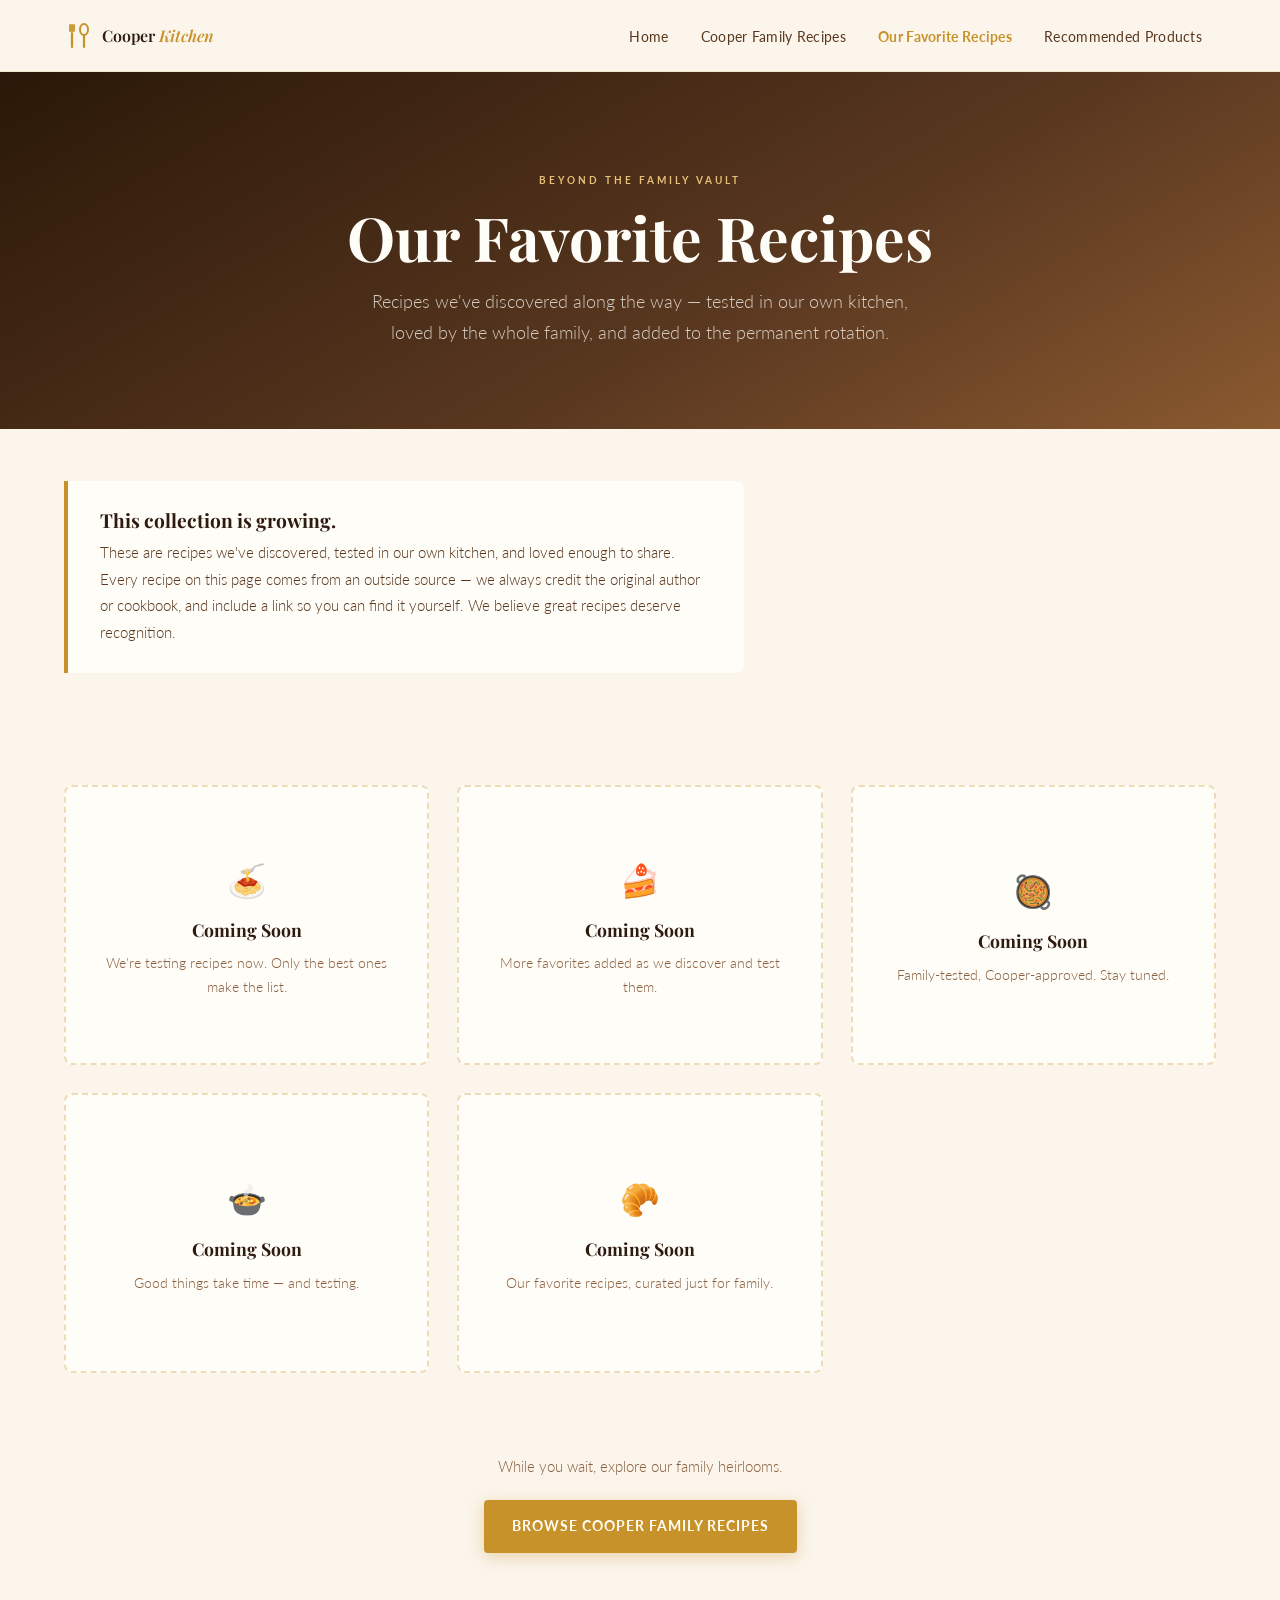
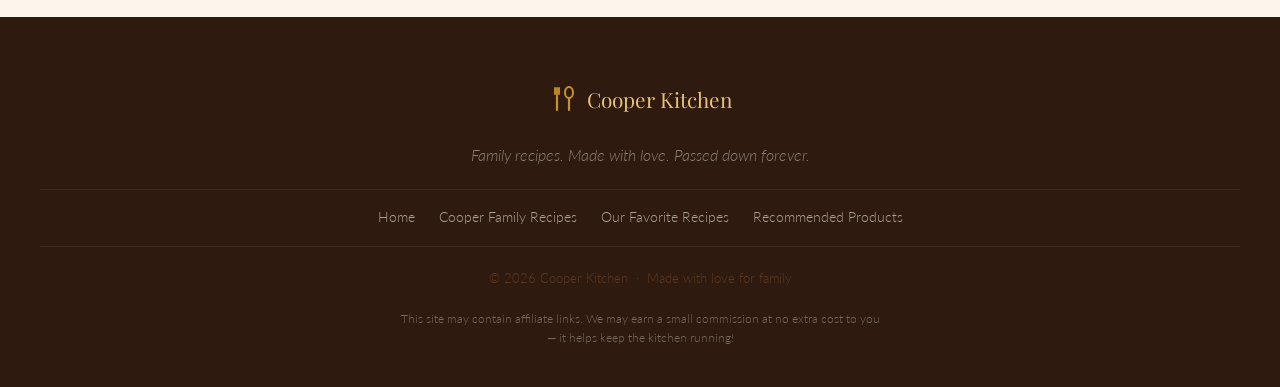
<file: our-favorite-recipes.html>
<!DOCTYPE html>
<html lang="en">
<head>
  <!-- Google tag (gtag.js) -->
  <script async src="https://www.googletagmanager.com/gtag/js?id=G-13MG0YB939"></script>
  <script>
    window.dataLayer = window.dataLayer || [];
    function gtag(){dataLayer.push(arguments);}
    gtag('js', new Date());
    gtag('config', 'G-13MG0YB939');
  </script>
  <meta charset="UTF-8" />
  <meta name="viewport" content="width=device-width, initial-scale=1.0" />
  <title>Our Favorite Recipes — The Cooper Kitchen</title>
  <meta name="description" content="Beyond the family vault — recipes the Cooper family has discovered, tested, and fallen in love with. Tried, trusted, and highly recommended." />
  <link rel="canonical" href="https://www.thecooperkitchen.com/our-favorite-recipes.html" />
  <meta name="robots" content="index, follow" />
  <meta property="og:type"  content="website" />
  <meta property="og:title" content="Our Favorite Recipes — The Cooper Kitchen" />
  <meta property="og:description" content="Recipes we've discovered, tested, and can't stop making." />
  <link rel="preconnect" href="https://fonts.googleapis.com" />
  <link rel="preconnect" href="https://fonts.gstatic.com" crossorigin />
  <link href="https://fonts.googleapis.com/css2?family=Playfair+Display:ital,wght@0,400;0,600;0,700;1,400;1,600&family=Lato:wght@300;400;700&display=swap" rel="stylesheet" />
  <link rel="stylesheet" href="css/styles.css" />
  <style>
    .coming-soon-card {
      background: var(--white);
      border-radius: var(--radius-md);
      border: 2px dashed rgba(200,146,42,0.3);
      display: flex;
      flex-direction: column;
      align-items: center;
      justify-content: center;
      min-height: 280px;
      padding: 36px 28px;
      text-align: center;
      gap: 12px;
      transition: border-color 0.2s;
    }
    .coming-soon-card:hover { border-color: var(--gold); }
    .coming-soon-card .icon { font-size: 2rem; }
    .coming-soon-card h3 { font-size: 1.1rem; color: var(--brown-dark); }
    .coming-soon-card p { font-size: 0.85rem; color: var(--text-light); }
    .intro-banner {
      background: var(--white);
      border-left: 4px solid var(--gold);
      border-radius: 0 var(--radius-md) var(--radius-md) 0;
      padding: 28px 32px;
      margin: 0 0 48px;
      max-width: 680px;
    }
    .intro-banner h3 { font-size: 1.2rem; color: var(--brown-dark); margin-bottom: 8px; }
    .intro-banner p  { font-size: 0.95rem; color: var(--text-mid); line-height: 1.75; }
  </style>
</head>
<body data-page="favorites">

  <!-- NAV injected by main.js -->

  <header class="listing-hero" style="background: linear-gradient(150deg, #2A1808 0%, #5A3820 60%, #8B5A30 100%);">
    <div class="container--narrow">
      <span class="eyebrow" style="color:var(--gold-light);">Beyond the Family Vault</span>
      <h1>Our Favorite Recipes</h1>
      <p>Recipes we've discovered along the way — tested in our own kitchen, loved by the whole family, and added to the permanent rotation.</p>
    </div>
  </header>

  <main>
    <div class="container">
      <div style="padding-top: 52px;" class="fade-in">
        <div class="intro-banner">
          <h3>This collection is growing.</h3>
          <p>These are recipes we've discovered, tested in our own kitchen, and loved enough to share. Every recipe on this page comes from an outside source — we always credit the original author or cookbook, and include a link so you can find it yourself. We believe great recipes deserve recognition.</p>
        </div>
      </div>

      <div class="listing-grid">

        <!-- Placeholder cards — replace with real recipes as you discover them -->

        <div class="coming-soon-card fade-in">
          <div class="icon">🍝</div>
          <h3>Coming Soon</h3>
          <p>We're testing recipes now. Only the best ones make the list.</p>
        </div>

        <div class="coming-soon-card fade-in">
          <div class="icon">🍰</div>
          <h3>Coming Soon</h3>
          <p>More favorites added as we discover and test them.</p>
        </div>

        <div class="coming-soon-card fade-in">
          <div class="icon">🥘</div>
          <h3>Coming Soon</h3>
          <p>Family-tested, Cooper-approved. Stay tuned.</p>
        </div>

        <div class="coming-soon-card fade-in">
          <div class="icon">🍲</div>
          <h3>Coming Soon</h3>
          <p>Good things take time — and testing.</p>
        </div>

        <div class="coming-soon-card fade-in">
          <div class="icon">🥐</div>
          <h3>Coming Soon</h3>
          <p>Our favorite recipes, curated just for family.</p>
        </div>

      </div>

      <!-- CTA back to family recipes -->
      <div style="text-align:center; padding: 16px 0 64px;" class="fade-in">
        <p style="color:var(--text-light); margin-bottom:20px; font-size:0.95rem;">While you wait, explore our family heirlooms.</p>
        <a href="cooper-family-recipes.html" class="btn btn--primary">Browse Cooper Family Recipes</a>
      </div>

    </div>
  </main>

  <!-- FOOTER injected by main.js -->
  <script src="js/main.js"></script>
</body>
</html>
</file>
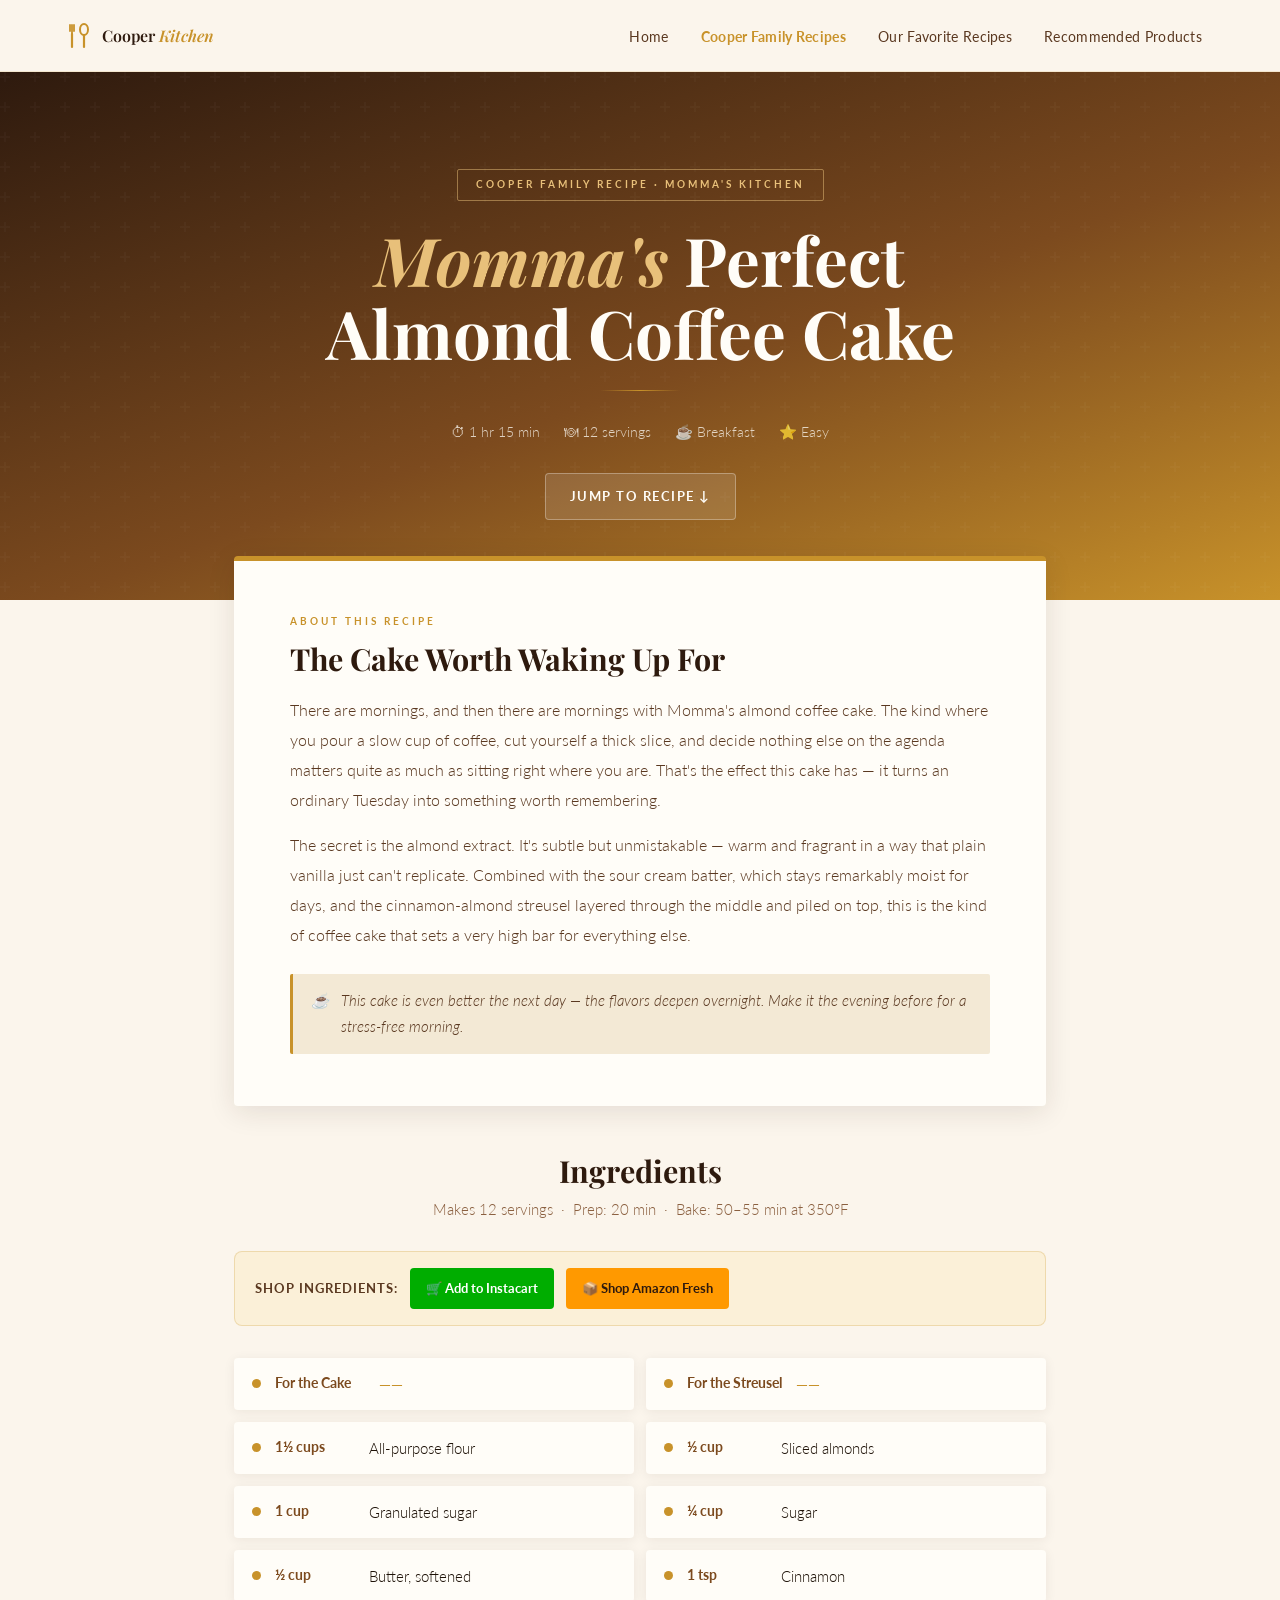
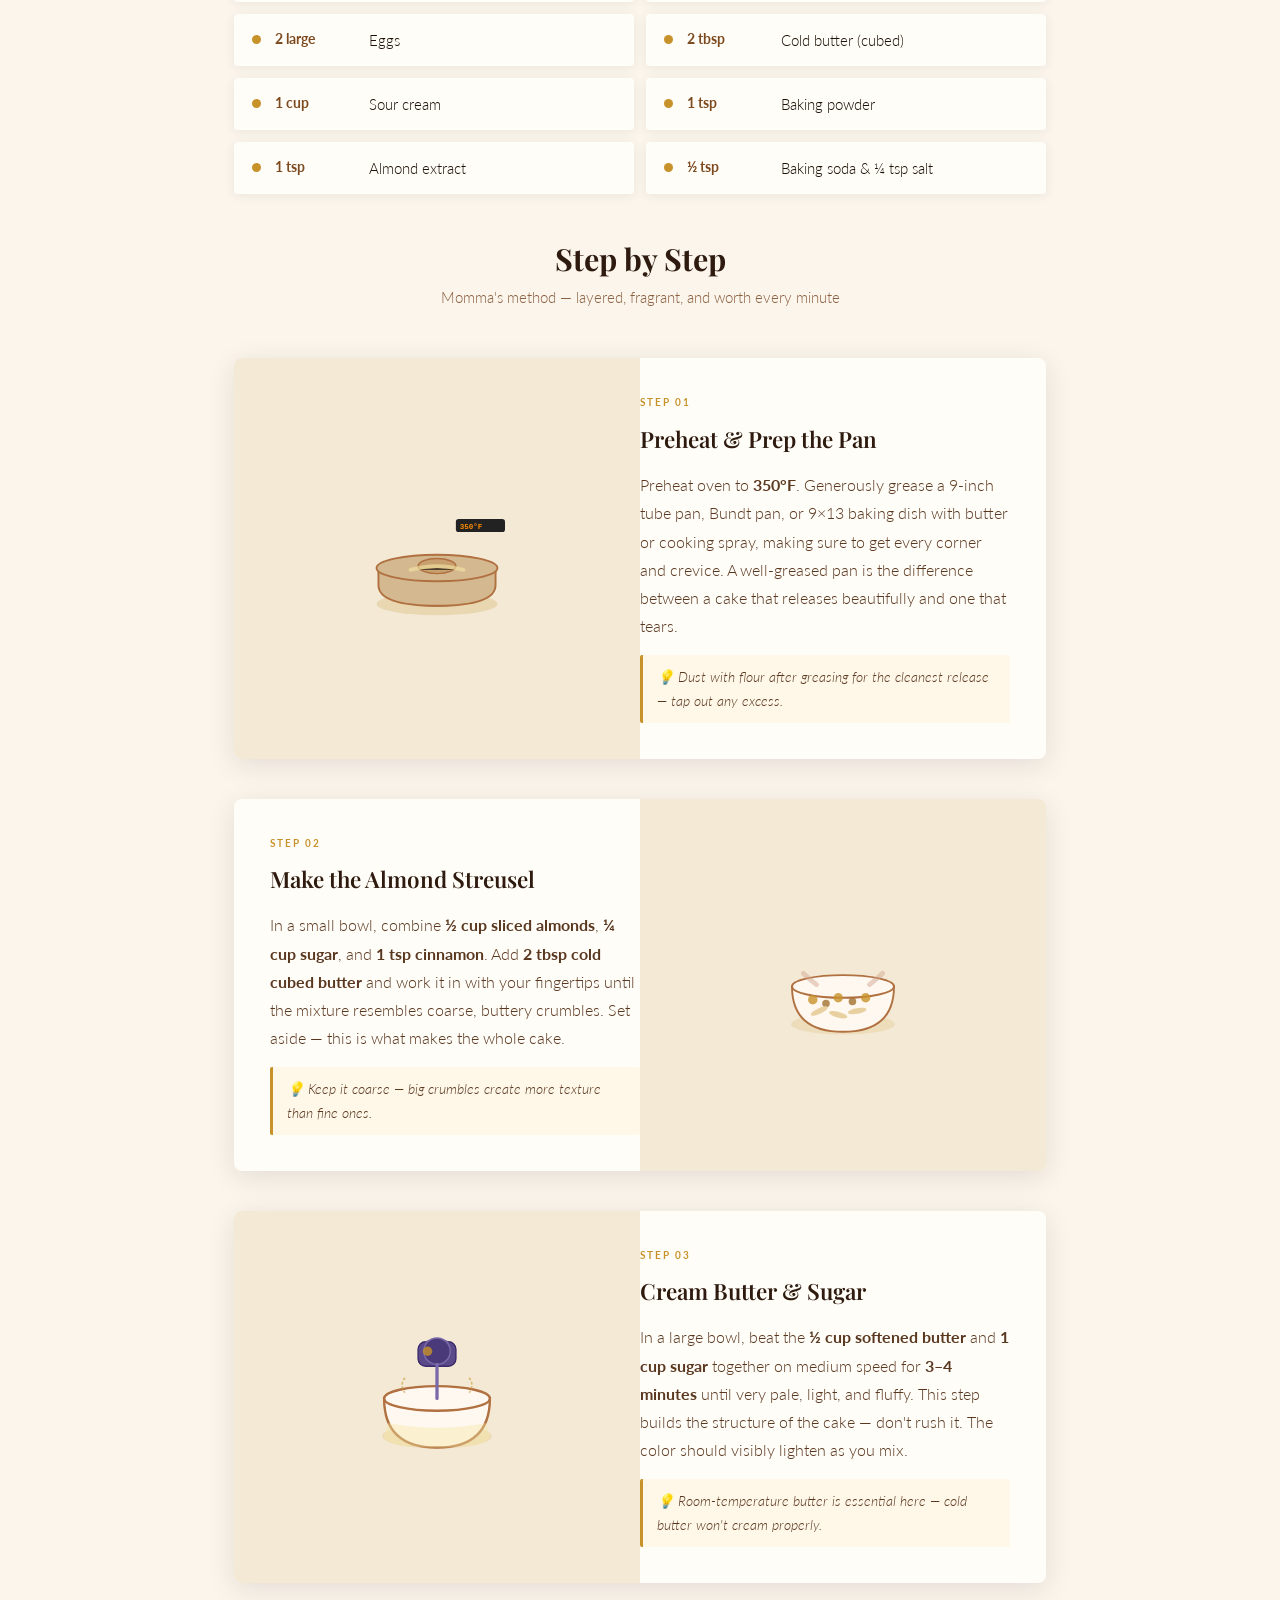
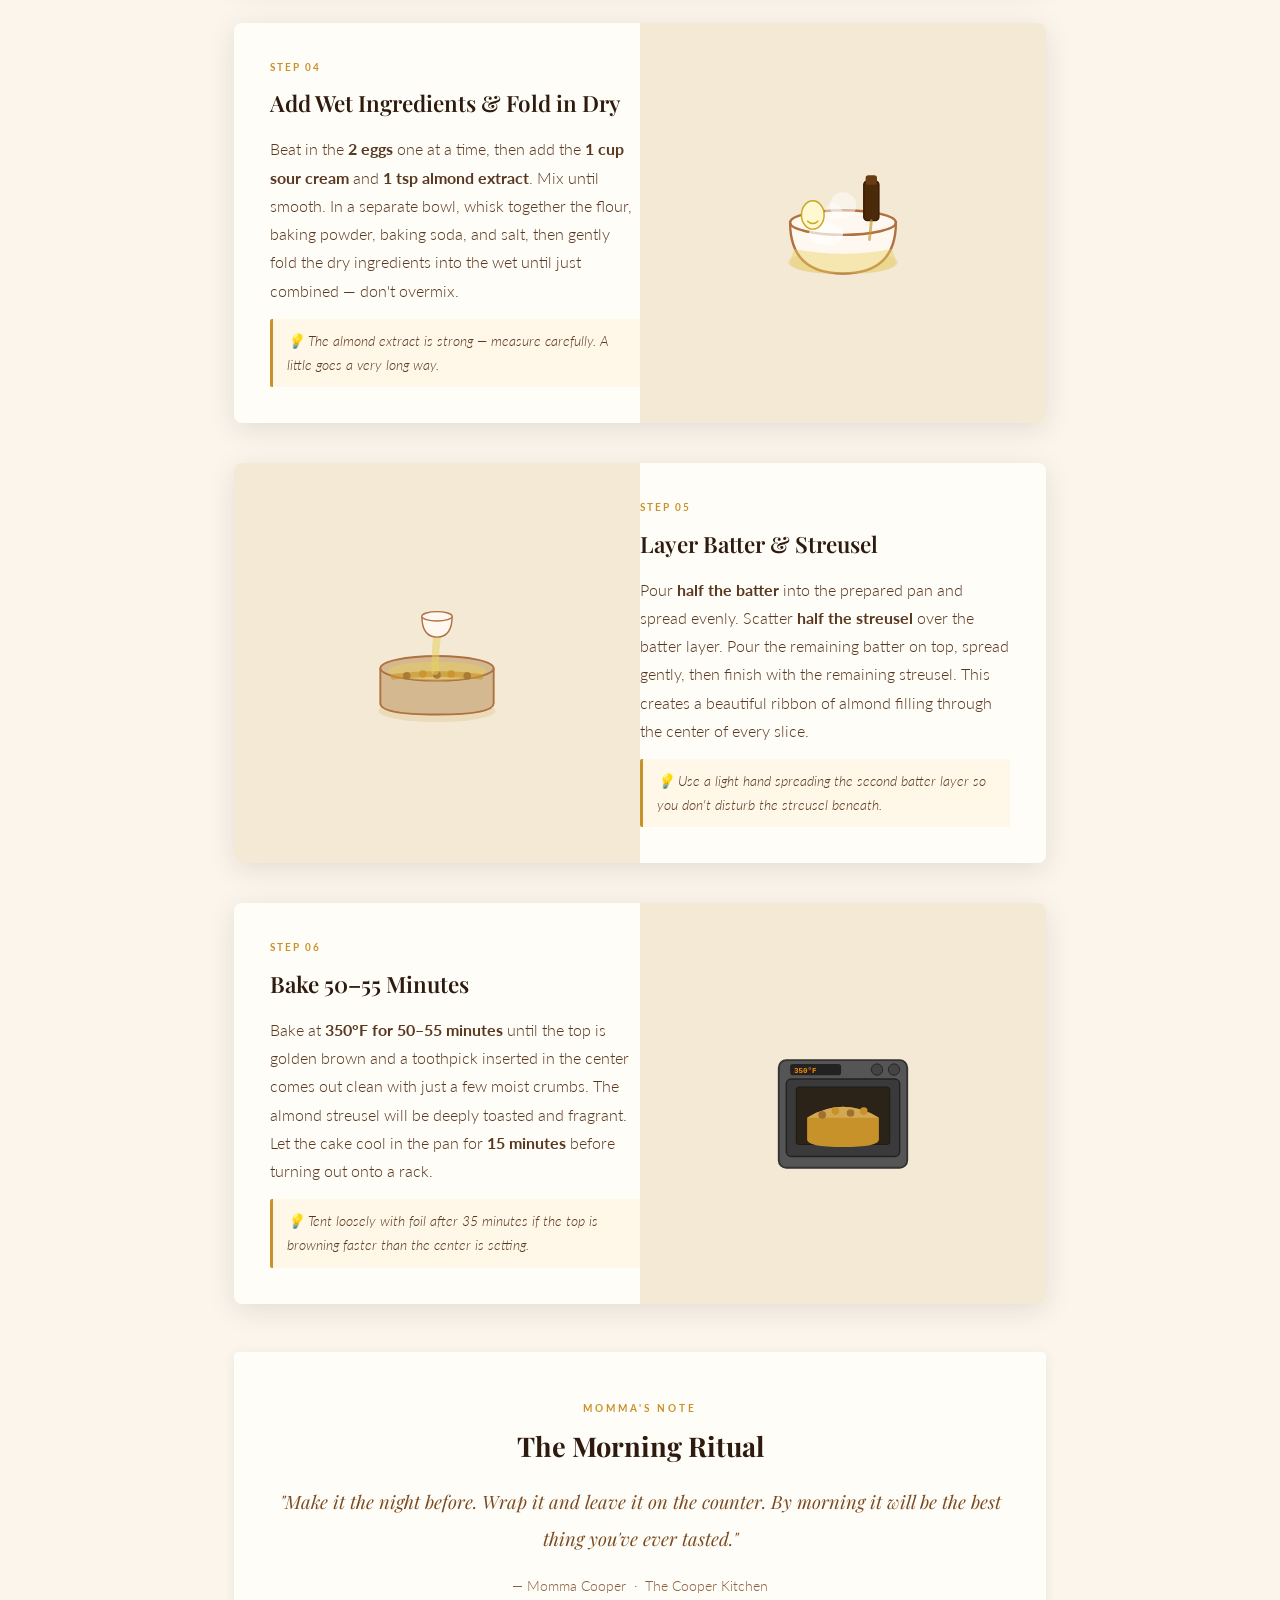
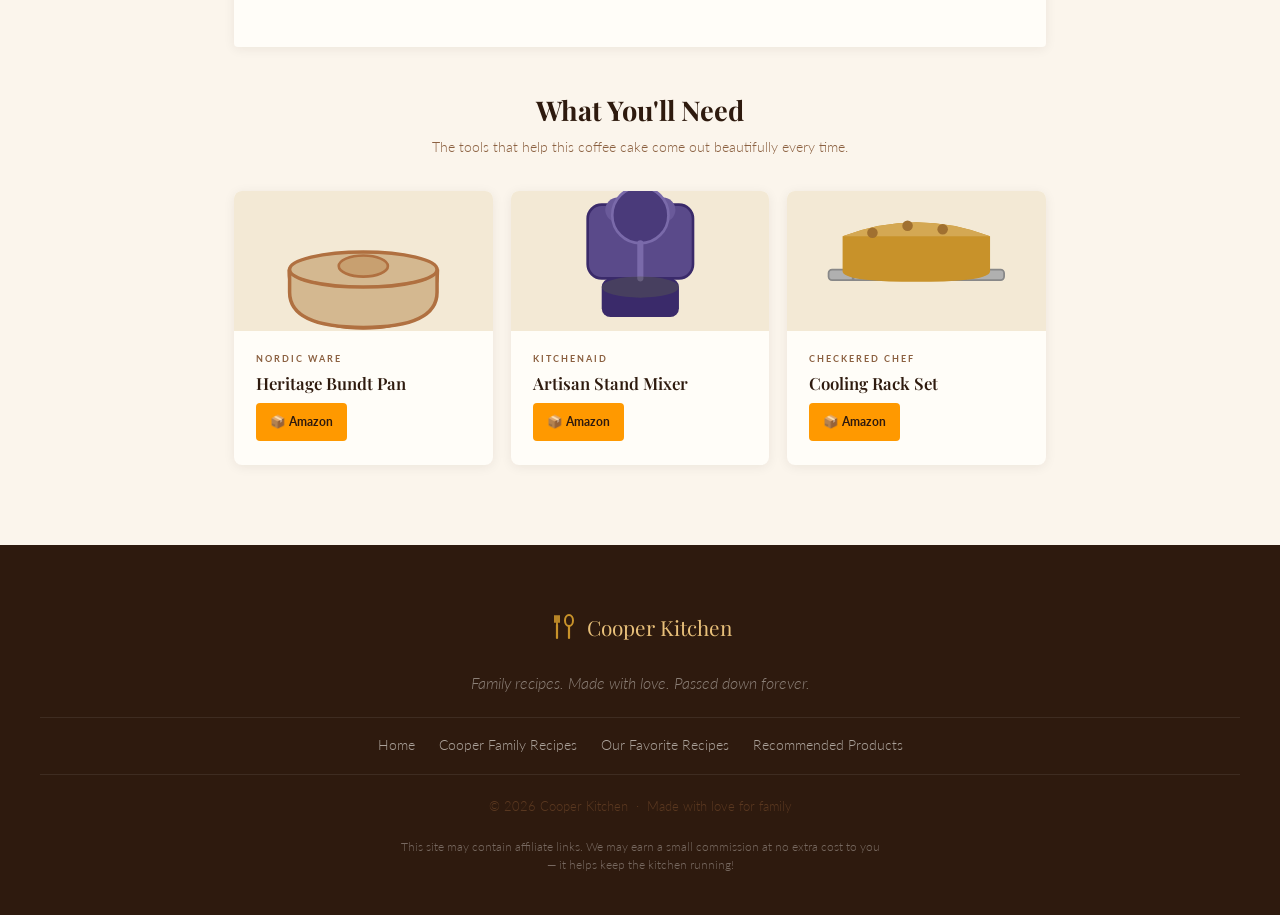
<file: recipe-almond-coffee-cake.html>
<!DOCTYPE html>
<html lang="en">
<head>
  <!-- Google tag (gtag.js) -->
  <script async src="https://www.googletagmanager.com/gtag/js?id=G-13MG0YB939"></script>
  <script>
    window.dataLayer = window.dataLayer || [];
    function gtag(){dataLayer.push(arguments);}
    gtag('js', new Date());
    gtag('config', 'G-13MG0YB939');
  </script>
  <meta charset="UTF-8" />
  <meta name="viewport" content="width=device-width, initial-scale=1.0" />
  <title>Momma's Perfect Almond Coffee Cake — The Cooper Kitchen</title>
  <meta name="description" content="A tender, moist coffee cake swirled with almond streusel and finished with toasted almond slivers. Momma's signature bake — perfect with the first cup of coffee on a slow morning." />
  <meta name="keywords" content="almond coffee cake recipe, streusel coffee cake, sour cream coffee cake, homemade coffee cake, breakfast cake, almond cake" />
  <link rel="canonical" href="https://www.thecooperkitchen.com/recipe-almond-coffee-cake.html" />
  <meta name="robots" content="index, follow" />
  <meta property="og:type" content="article" />
  <meta property="og:title" content="Momma's Perfect Almond Coffee Cake — The Cooper Kitchen" />
  <meta property="og:description" content="Tender, moist cake swirled with almond streusel. Perfect with your first cup of coffee." />
  <script type="application/ld+json">
  {
    "@context": "https://schema.org",
    "@type": "Recipe",
    "name": "Momma's Perfect Almond Coffee Cake",
    "description": "A tender, moist coffee cake swirled with almond streusel and finished with toasted almond slivers.",
    "author": { "@type": "Person", "name": "Momma Cooper" },
    "prepTime": "PT20M", "cookTime": "PT55M", "totalTime": "PT75M",
    "recipeYield": "12 servings",
    "recipeCategory": "Breakfast",
    "recipeCuisine": "American",
    "keywords": "coffee cake, almond, streusel, sour cream, breakfast, baking",
    "recipeIngredient": [
      "1½ cups all-purpose flour", "1 cup granulated sugar",
      "½ cup unsalted butter, softened", "2 large eggs",
      "1 cup sour cream", "1 tsp almond extract",
      "1 tsp baking powder", "½ tsp baking soda", "¼ tsp salt",
      "Streusel: ½ cup sliced almonds", "Streusel: ¼ cup sugar",
      "Streusel: 1 tsp cinnamon", "Streusel: 2 tbsp cold butter"
    ],
    "recipeInstructions": [
      { "@type": "HowToStep", "name": "Preheat", "text": "Preheat oven to 350°F and grease a 9-inch round or tube pan." },
      { "@type": "HowToStep", "name": "Streusel", "text": "Mix sliced almonds, sugar, cinnamon, and cold butter into crumbles." },
      { "@type": "HowToStep", "name": "Cream", "text": "Cream butter and sugar until light and fluffy." },
      { "@type": "HowToStep", "name": "Mix batter", "text": "Beat in eggs, sour cream, and almond extract, then fold in dry ingredients." },
      { "@type": "HowToStep", "name": "Layer", "text": "Pour half the batter, top with half the streusel, repeat." },
      { "@type": "HowToStep", "name": "Bake", "text": "Bake 50–55 minutes at 350°F until a toothpick comes out clean." }
    ]
  }
  </script>
  <link rel="preconnect" href="https://fonts.googleapis.com" />
  <link rel="preconnect" href="https://fonts.gstatic.com" crossorigin />
  <link href="https://fonts.googleapis.com/css2?family=Playfair+Display:ital,wght@0,400;0,600;0,700;1,400;1,600&family=Lato:wght@300;400;700&display=swap" rel="stylesheet" />
  <link rel="stylesheet" href="css/styles.css" />
</head>
<body data-page="cooper">

  <header class="recipe-hero" style="background: linear-gradient(160deg, #2E1A0E 0%, #7C4A1E 55%, #C8922A 100%);">
    <div class="recipe-hero-inner">
      <div class="hero-badge">Cooper Family Recipe · Momma's Kitchen</div>
      <h1><em>Momma's</em> Perfect Almond Coffee Cake</h1>
      <div class="recipe-hero-divider"></div>
      <div class="recipe-hero-meta">
        <span>⏱ 1 hr 15 min</span>
        <span>🍽 12 servings</span>
        <span>☕ Breakfast</span>
        <span>⭐ Easy</span>
      </div>
      <a href="#recipe" class="btn-jump">Jump to Recipe ↓</a>
    </div>
  </header>

  <main class="recipe-page" id="recipe">

    <section class="recipe-story fade-in">
      <span class="eyebrow">About This Recipe</span>
      <h2>The Cake Worth Waking Up For</h2>
      <p>There are mornings, and then there are mornings with Momma's almond coffee cake. The kind where you pour a slow cup of coffee, cut yourself a thick slice, and decide nothing else on the agenda matters quite as much as sitting right where you are. That's the effect this cake has — it turns an ordinary Tuesday into something worth remembering.</p>
      <p>The secret is the almond extract. It's subtle but unmistakable — warm and fragrant in a way that plain vanilla just can't replicate. Combined with the sour cream batter, which stays remarkably moist for days, and the cinnamon-almond streusel layered through the middle and piled on top, this is the kind of coffee cake that sets a very high bar for everything else.</p>
      <div class="story-note"><span>☕</span><span>This cake is even better the next day — the flavors deepen overnight. Make it the evening before for a stress-free morning.</span></div>
    </section>

    <section class="ingredients-section fade-in">
      <h2 class="ingredients-title">Ingredients</h2>
      <p class="ingredients-sub">Makes 12 servings &nbsp;·&nbsp; Prep: 20 min &nbsp;·&nbsp; Bake: 50–55 min at 350°F</p>
      <div class="affiliate-bar">
        <span class="affiliate-bar__label">Shop ingredients:</span>
        <a href="https://www.instacart.com/store?utm_source=affiliate&ref=YOUR_REF" class="btn-affiliate btn-affiliate--instacart" target="_blank" rel="noopener sponsored">🛒 Add to Instacart</a>
        <a href="https://www.amazon.com/s?k=sour+cream+sliced+almonds+almond+extract&tag=YOUR_AMAZON_TAG" class="btn-affiliate btn-affiliate--amazon" target="_blank" rel="noopener sponsored">📦 Shop Amazon Fresh</a>
      </div>
      <div class="ingredients-grid">
        <div class="ingredient-item"><div class="ingredient-dot"></div><span class="ingredient-amount" style="min-width:90px;">For the Cake</span><span class="ingredient-name" style="font-weight:700; color:var(--gold);">——</span></div>
        <div class="ingredient-item"><div class="ingredient-dot"></div><span class="ingredient-amount" style="min-width:90px;">For the Streusel</span><span class="ingredient-name" style="font-weight:700; color:var(--gold);">——</span></div>
        <div class="ingredient-item"><div class="ingredient-dot"></div><span class="ingredient-amount">1½ cups</span><span class="ingredient-name">All-purpose flour</span></div>
        <div class="ingredient-item"><div class="ingredient-dot"></div><span class="ingredient-amount">½ cup</span><span class="ingredient-name">Sliced almonds</span></div>
        <div class="ingredient-item"><div class="ingredient-dot"></div><span class="ingredient-amount">1 cup</span><span class="ingredient-name">Granulated sugar</span></div>
        <div class="ingredient-item"><div class="ingredient-dot"></div><span class="ingredient-amount">¼ cup</span><span class="ingredient-name">Sugar</span></div>
        <div class="ingredient-item"><div class="ingredient-dot"></div><span class="ingredient-amount">½ cup</span><span class="ingredient-name">Butter, softened</span></div>
        <div class="ingredient-item"><div class="ingredient-dot"></div><span class="ingredient-amount">1 tsp</span><span class="ingredient-name">Cinnamon</span></div>
        <div class="ingredient-item"><div class="ingredient-dot"></div><span class="ingredient-amount">2 large</span><span class="ingredient-name">Eggs</span></div>
        <div class="ingredient-item"><div class="ingredient-dot"></div><span class="ingredient-amount">2 tbsp</span><span class="ingredient-name">Cold butter (cubed)</span></div>
        <div class="ingredient-item"><div class="ingredient-dot"></div><span class="ingredient-amount">1 cup</span><span class="ingredient-name">Sour cream</span></div>
        <div class="ingredient-item"><div class="ingredient-dot"></div><span class="ingredient-amount">1 tsp</span><span class="ingredient-name">Baking powder</span></div>
        <div class="ingredient-item"><div class="ingredient-dot"></div><span class="ingredient-amount">1 tsp</span><span class="ingredient-name">Almond extract</span></div>
        <div class="ingredient-item"><div class="ingredient-dot"></div><span class="ingredient-amount">½ tsp</span><span class="ingredient-name">Baking soda &amp; ¼ tsp salt</span></div>
      </div>
    </section>

    <section class="steps-section fade-in">
      <h2 class="steps-title">Step by Step</h2>
      <p class="steps-sub">Momma's method — layered, fragrant, and worth every minute</p>
      <div class="steps-list">

        <div class="step-card fade-in">
          <div class="step-illustration">
            <svg viewBox="0 0 180 160" xmlns="http://www.w3.org/2000/svg" aria-hidden="true">
              <!-- Tube/bundt pan -->
              <ellipse cx="90" cy="128" rx="64" ry="12" fill="#C8A040" opacity="0.25"/>
              <path d="M28 90 Q28 130 90 130 Q152 130 152 90" fill="none" stroke="#B07040" stroke-width="2"/>
              <path d="M28 90 L28 108 Q28 130 90 130 Q152 130 152 108 L152 90" fill="#D4B890" stroke="#B07040" stroke-width="2"/>
              <!-- Center tube hole -->
              <ellipse cx="90" cy="90" rx="64" ry="14" fill="#D4B890" stroke="#B07040" stroke-width="2"/>
              <ellipse cx="90" cy="88" rx="20" ry="8" fill="#C8A070" stroke="#B07040" stroke-width="1.5"/>
              <!-- Butter being spread -->
              <path d="M62 92 Q90 84 118 92" stroke="#F5E6A3" stroke-width="4" stroke-linecap="round" opacity="0.6"/>
              <!-- Oven temp -->
              <rect x="110" y="38" width="52" height="14" rx="3" fill="#222"/>
              <text x="114" y="49" font-size="8" fill="#FF8C00" font-family="monospace" font-weight="bold">350°F</text>
            </svg>
          </div>
          <div class="step-content">
            <div class="step-number">Step 01</div>
            <div class="step-title">Preheat &amp; Prep the Pan</div>
            <p class="step-desc">Preheat oven to <strong>350°F</strong>. Generously grease a 9-inch tube pan, Bundt pan, or 9×13 baking dish with butter or cooking spray, making sure to get every corner and crevice. A well-greased pan is the difference between a cake that releases beautifully and one that tears.</p>
            <div class="step-tip">💡 Dust with flour after greasing for the cleanest release — tap out any excess.</div>
          </div>
        </div>

        <div class="step-card reverse fade-in">
          <div class="step-illustration">
            <svg viewBox="0 0 180 160" xmlns="http://www.w3.org/2000/svg" aria-hidden="true">
              <!-- Small bowl for streusel -->
              <ellipse cx="90" cy="122" rx="55" ry="11" fill="#D4A853" opacity="0.2"/>
              <path d="M36 82 Q36 130 90 130 Q144 130 144 82 Z" fill="#FFF8F0" stroke="#B07040" stroke-width="2"/>
              <ellipse cx="90" cy="82" rx="54" ry="12" fill="#FFF8F0" stroke="#B07040" stroke-width="2"/>
              <!-- Streusel crumbles -->
              <circle cx="58"  cy="96"  r="5" fill="#C8922A" opacity="0.8"/>
              <circle cx="72"  cy="100" r="4" fill="#A07030" opacity="0.8"/>
              <circle cx="85"  cy="94"  r="5" fill="#C8922A" opacity="0.8"/>
              <circle cx="100" cy="98"  r="4" fill="#A07030" opacity="0.8"/>
              <circle cx="114" cy="94"  r="5" fill="#C8922A" opacity="0.8"/>
              <!-- Almond slivers -->
              <ellipse cx="65"  cy="108" rx="10" ry="3" fill="#E8D0A0" transform="rotate(-25 65 108)"/>
              <ellipse cx="85"  cy="112" rx="10" ry="3" fill="#E8D0A0" transform="rotate(15 85 112)"/>
              <ellipse cx="105" cy="108" rx="10" ry="3" fill="#E8D0A0" transform="rotate(-10 105 108)"/>
              <!-- Fingers working butter in -->
              <path d="M48 68 Q54 74 62 80" stroke="#D4A890" stroke-width="5" stroke-linecap="round" opacity="0.5"/>
              <path d="M132 68 Q126 74 118 80" stroke="#D4A890" stroke-width="5" stroke-linecap="round" opacity="0.5"/>
            </svg>
          </div>
          <div class="step-content">
            <div class="step-number">Step 02</div>
            <div class="step-title">Make the Almond Streusel</div>
            <p class="step-desc">In a small bowl, combine <strong>½ cup sliced almonds</strong>, <strong>¼ cup sugar</strong>, and <strong>1 tsp cinnamon</strong>. Add <strong>2 tbsp cold cubed butter</strong> and work it in with your fingertips until the mixture resembles coarse, buttery crumbles. Set aside — this is what makes the whole cake.</p>
            <div class="step-tip">💡 Keep it coarse — big crumbles create more texture than fine ones.</div>
          </div>
        </div>

        <div class="step-card fade-in">
          <div class="step-illustration">
            <svg viewBox="0 0 180 160" xmlns="http://www.w3.org/2000/svg" aria-hidden="true">
              <!-- Stand mixer bowl -->
              <ellipse cx="90" cy="122" rx="58" ry="13" fill="#D4A853" opacity="0.22"/>
              <path d="M34 82 Q34 134 90 134 Q146 134 146 82 Z" fill="#FFF8F0" stroke="#B07040" stroke-width="2.5"/>
              <ellipse cx="90" cy="82" rx="56" ry="13" fill="#FFF8F0" stroke="#B07040" stroke-width="2.5"/>
              <!-- Creamed butter (pale yellow) -->
              <path d="M38 108 Q90 118 142 108 Q146 120 146 122 Q146 134 90 134 Q34 134 34 122 Z" fill="#F5E6A3" opacity="0.4"/>
              <!-- Stand mixer arm -->
              <rect x="70" y="22" width="40" height="26" rx="8" fill="#5A4A8A" stroke="#3A2A6A" stroke-width="1.5"/>
              <rect x="77" y="20" width="26" height="10" rx="5" fill="#6A5A9A"/>
              <circle cx="90" cy="32" r="14" fill="#4A3A7A" stroke="#7A6AAA" stroke-width="1.5"/>
              <circle cx="80" cy="32" r="5" fill="#C8922A" opacity="0.8"/>
              <path d="M90 46 L90 82" stroke="#7A6AAA" stroke-width="3.5" stroke-linecap="round"/>
              <!-- Motion lines -->
              <path d="M56 60 Q50 68 56 76" stroke="#C8922A" stroke-width="1.8" fill="none" stroke-dasharray="3,2" opacity="0.55"/>
              <path d="M124 60 Q130 68 124 76" stroke="#C8922A" stroke-width="1.8" fill="none" stroke-dasharray="3,2" opacity="0.55"/>
            </svg>
          </div>
          <div class="step-content">
            <div class="step-number">Step 03</div>
            <div class="step-title">Cream Butter &amp; Sugar</div>
            <p class="step-desc">In a large bowl, beat the <strong>½ cup softened butter</strong> and <strong>1 cup sugar</strong> together on medium speed for <strong>3–4 minutes</strong> until very pale, light, and fluffy. This step builds the structure of the cake — don't rush it. The color should visibly lighten as you mix.</p>
            <div class="step-tip">💡 Room-temperature butter is essential here — cold butter won't cream properly.</div>
          </div>
        </div>

        <div class="step-card reverse fade-in">
          <div class="step-illustration">
            <svg viewBox="0 0 180 160" xmlns="http://www.w3.org/2000/svg" aria-hidden="true">
              <!-- Mixing bowl -->
              <ellipse cx="90" cy="122" rx="58" ry="13" fill="#D4A853" opacity="0.22"/>
              <path d="M34 80 Q34 134 90 134 Q146 134 146 80 Z" fill="#FFF8F0" stroke="#B07040" stroke-width="2.5"/>
              <ellipse cx="90" cy="80" rx="56" ry="13" fill="#FFF8F0" stroke="#B07040" stroke-width="2.5"/>
              <!-- Batter (richer color from sour cream + eggs) -->
              <path d="M38 108 Q90 118 142 108 Q146 120 146 122 Q146 134 90 134 Q34 134 34 122 Z" fill="#E8D060" opacity="0.45"/>
              <!-- Sour cream dollop -->
              <ellipse cx="72" cy="92" rx="18" ry="12" fill="white" opacity="0.7"/>
              <!-- Almond extract bottle -->
              <rect x="112" y="36" width="16" height="42" rx="4" fill="#4A2A08" stroke="#3A1A00" stroke-width="1.5"/>
              <rect x="114" y="30" width="12" height="10" rx="3" fill="#6A3A10"/>
              <path d="M120 78 Q119 90 118 98" stroke="#C8922A" stroke-width="3" stroke-linecap="round" opacity="0.65"/>
              <!-- Egg -->
              <ellipse cx="58" cy="72" rx="12" ry="15" fill="#FFF8D0" stroke="#C8A820" stroke-width="1.5"/>
              <path d="M52 78 Q58 84 64 78" stroke="#C8A820" stroke-width="1.5" fill="none"/>
              <!-- Flour cloud -->
              <circle cx="90" cy="62" r="14" fill="white" opacity="0.5"/>
              <circle cx="80" cy="68" r="9" fill="white" opacity="0.45"/>
            </svg>
          </div>
          <div class="step-content">
            <div class="step-number">Step 04</div>
            <div class="step-title">Add Wet Ingredients &amp; Fold in Dry</div>
            <p class="step-desc">Beat in the <strong>2 eggs</strong> one at a time, then add the <strong>1 cup sour cream</strong> and <strong>1 tsp almond extract</strong>. Mix until smooth. In a separate bowl, whisk together the flour, baking powder, baking soda, and salt, then gently fold the dry ingredients into the wet until just combined — don't overmix.</p>
            <div class="step-tip">💡 The almond extract is strong — measure carefully. A little goes a very long way.</div>
          </div>
        </div>

        <div class="step-card fade-in">
          <div class="step-illustration">
            <svg viewBox="0 0 180 160" xmlns="http://www.w3.org/2000/svg" aria-hidden="true">
              <!-- Pan -->
              <ellipse cx="90" cy="130" rx="62" ry="12" fill="#C8A040" opacity="0.2"/>
              <path d="M30 85 L30 122 Q30 134 90 134 Q150 134 150 122 L150 85" fill="#D4B890" stroke="#B07040" stroke-width="2"/>
              <ellipse cx="90" cy="85" rx="60" ry="13" fill="#D4B890" stroke="#B07040" stroke-width="2"/>
              <!-- Bottom batter layer -->
              <ellipse cx="90" cy="88" rx="52" ry="10" fill="#E8D060" opacity="0.5"/>
              <!-- Streusel middle layer -->
              <path d="M44 94 Q90 88 136 94" stroke="#C8922A" stroke-width="6" stroke-linecap="round" opacity="0.6"/>
              <!-- Circle crumbles on streusel -->
              <circle cx="58"  cy="93" r="4" fill="#A07030" opacity="0.8"/>
              <circle cx="75"  cy="91" r="4" fill="#C8922A" opacity="0.8"/>
              <circle cx="90"  cy="92" r="4" fill="#A07030" opacity="0.8"/>
              <circle cx="105" cy="91" r="4" fill="#C8922A" opacity="0.8"/>
              <circle cx="122" cy="93" r="4" fill="#A07030" opacity="0.8"/>
              <!-- Top batter layer being poured -->
              <path d="M90 52 Q88 68 88 88" stroke="#E8D060" stroke-width="8" stroke-linecap="round" opacity="0.55"/>
              <!-- Pour bowl -->
              <path d="M74 30 Q74 52 90 52 Q106 52 106 30" fill="#FFF8F0" stroke="#B07040" stroke-width="1.5"/>
              <ellipse cx="90" cy="30" rx="16" ry="5" fill="#FFF8F0" stroke="#B07040" stroke-width="1.5"/>
            </svg>
          </div>
          <div class="step-content">
            <div class="step-number">Step 05</div>
            <div class="step-title">Layer Batter &amp; Streusel</div>
            <p class="step-desc">Pour <strong>half the batter</strong> into the prepared pan and spread evenly. Scatter <strong>half the streusel</strong> over the batter layer. Pour the remaining batter on top, spread gently, then finish with the remaining streusel. This creates a beautiful ribbon of almond filling through the center of every slice.</p>
            <div class="step-tip">💡 Use a light hand spreading the second batter layer so you don't disturb the streusel beneath.</div>
          </div>
        </div>

        <div class="step-card reverse fade-in">
          <div class="step-illustration">
            <svg viewBox="0 0 180 160" xmlns="http://www.w3.org/2000/svg" aria-hidden="true">
              <!-- Oven -->
              <rect x="22" y="34" width="136" height="114" rx="8" fill="#555" stroke="#333" stroke-width="2"/>
              <rect x="30" y="54" width="120" height="82" rx="5" fill="#3A3A3A" stroke="#222" stroke-width="1.5"/>
              <rect x="40" y="62" width="100" height="62" rx="4" fill="#1A1A1A"/>
              <rect x="41" y="63" width="98" height="60" rx="3" fill="#FF8C00" opacity="0.08"/>
              <!-- Cake in oven -->
              <path d="M52 95 Q90 72 128 95 L128 118 Q128 126 90 126 Q52 126 52 118 Z" fill="#C8922A"/>
              <path d="M52 95 Q90 72 128 95" fill="#D4A853"/>
              <!-- Streusel top visible -->
              <circle cx="68"  cy="92" r="4" fill="#A07030"/>
              <circle cx="82"  cy="88" r="4" fill="#C8922A"/>
              <circle cx="98"  cy="90" r="4" fill="#A07030"/>
              <circle cx="112" cy="88" r="4" fill="#C8922A"/>
              <!-- Temp readout -->
              <rect x="34" y="38" width="54" height="12" rx="3" fill="#222"/>
              <text x="38" y="48" font-size="8" fill="#FF8C00" font-family="monospace" font-weight="bold">350°F</text>
              <circle cx="126" cy="44" r="6" fill="#444" stroke="#222" stroke-width="1"/>
              <circle cx="144" cy="44" r="6" fill="#444" stroke="#222" stroke-width="1"/>
            </svg>
          </div>
          <div class="step-content">
            <div class="step-number">Step 06</div>
            <div class="step-title">Bake 50–55 Minutes</div>
            <p class="step-desc">Bake at <strong>350°F for 50–55 minutes</strong> until the top is golden brown and a toothpick inserted in the center comes out clean with just a few moist crumbs. The almond streusel will be deeply toasted and fragrant. Let the cake cool in the pan for <strong>15 minutes</strong> before turning out onto a rack.</p>
            <div class="step-tip">💡 Tent loosely with foil after 35 minutes if the top is browning faster than the center is setting.</div>
          </div>
        </div>

      </div>
    </section>

    <section class="recipe-original fade-in">
      <span class="eyebrow">Momma's Note</span>
      <h2>The Morning Ritual</h2>
      <blockquote>"Make it the night before. Wrap it and leave it on the counter. By morning it will be the best thing you've ever tasted."</blockquote>
      <cite>— Momma Cooper &nbsp;·&nbsp; The Cooper Kitchen</cite>
    </section>

    <section class="recipe-products fade-in">
      <h2>What You'll Need</h2>
      <p>The tools that help this coffee cake come out beautifully every time.</p>
      <div class="recipe-products-grid">
        <div class="product-card">
          <div class="product-card__image" style="height:140px;">
            <svg viewBox="0 0 120 100" xmlns="http://www.w3.org/2000/svg" aria-hidden="true">
              <!-- Bundt pan -->
              <path d="M18 55 Q18 88 60 88 Q102 88 102 55" fill="none" stroke="#B07040" stroke-width="2.5"/>
              <path d="M18 55 L18 68 Q18 88 60 88 Q102 88 102 68 L102 55" fill="#D4B890" stroke="#B07040" stroke-width="2"/>
              <ellipse cx="60" cy="55" rx="42" ry="10" fill="#D4B890" stroke="#B07040" stroke-width="2"/>
              <ellipse cx="60" cy="53" rx="14" ry="6" fill="#C8A070" stroke="#B07040" stroke-width="1.5"/>
            </svg>
          </div>
          <div class="product-card__body">
            <div class="product-card__brand">Nordic Ware</div>
            <div class="product-card__name">Heritage Bundt Pan</div>
            <div class="product-card__actions">
              <a href="https://www.amazon.com/s?k=Nordic+Ware+Heritage+Bundt+Pan&tag=YOUR_AMAZON_TAG" class="btn-product btn-product--amazon" target="_blank" rel="noopener sponsored">📦 Amazon</a>
            </div>
          </div>
        </div>
        <div class="product-card">
          <div class="product-card__image" style="height:140px;">
            <svg viewBox="0 0 120 100" xmlns="http://www.w3.org/2000/svg" aria-hidden="true">
              <rect x="30" y="18" width="60" height="42" rx="8" fill="#5A4A8A" stroke="#3A2A6A" stroke-width="1.5"/>
              <rect x="40" y="14" width="40" height="14" rx="7" fill="#6A5A9A"/>
              <circle cx="60" cy="24" r="16" fill="#4A3A7A" stroke="#7A6AAA" stroke-width="1.5"/>
              <rect x="38" y="60" width="44" height="22" rx="5" fill="#3A2A6A"/>
              <path d="M60 40 L60 60" stroke="#7A6AAA" stroke-width="3.5" stroke-linecap="round"/>
              <ellipse cx="60" cy="65" rx="22" ry="6" fill="#555" opacity="0.5"/>
            </svg>
          </div>
          <div class="product-card__body">
            <div class="product-card__brand">KitchenAid</div>
            <div class="product-card__name">Artisan Stand Mixer</div>
            <div class="product-card__actions">
              <a href="https://www.amazon.com/s?k=KitchenAid+Artisan+Stand+Mixer&tag=YOUR_AMAZON_TAG" class="btn-product btn-product--amazon" target="_blank" rel="noopener sponsored">📦 Amazon</a>
            </div>
          </div>
        </div>
        <div class="product-card">
          <div class="product-card__image" style="height:140px;">
            <svg viewBox="0 0 120 100" xmlns="http://www.w3.org/2000/svg" aria-hidden="true">
              <rect x="10" y="55" width="100" height="6" rx="2" fill="#B0B0B0" stroke="#888" stroke-width="1"/>
              <line x1="24" y1="55" x2="24" y2="61" stroke="#888" stroke-width="1.5"/>
              <line x1="40" y1="55" x2="40" y2="61" stroke="#888" stroke-width="1.5"/>
              <line x1="56" y1="55" x2="56" y2="61" stroke="#888" stroke-width="1.5"/>
              <line x1="72" y1="55" x2="72" y2="61" stroke="#888" stroke-width="1.5"/>
              <line x1="88" y1="55" x2="88" y2="61" stroke="#888" stroke-width="1.5"/>
              <!-- Coffee cake on rack -->
              <path d="M18 36 Q60 20 102 36 L102 56 Q102 62 60 62 Q18 62 18 56 Z" fill="#C8922A"/>
              <path d="M18 36 Q60 20 102 36" fill="#D4A853"/>
              <circle cx="35" cy="34" r="3" fill="#A07030"/>
              <circle cx="55" cy="30" r="3" fill="#A07030"/>
              <circle cx="75" cy="32" r="3" fill="#A07030"/>
            </svg>
          </div>
          <div class="product-card__body">
            <div class="product-card__brand">Checkered Chef</div>
            <div class="product-card__name">Cooling Rack Set</div>
            <div class="product-card__actions">
              <a href="https://www.amazon.com/s?k=stainless+steel+cooling+rack+baking&tag=YOUR_AMAZON_TAG" class="btn-product btn-product--amazon" target="_blank" rel="noopener sponsored">📦 Amazon</a>
            </div>
          </div>
        </div>
      </div>
    </section>

  </main>

  <script src="js/main.js"></script>
</body>
</html>
</file>
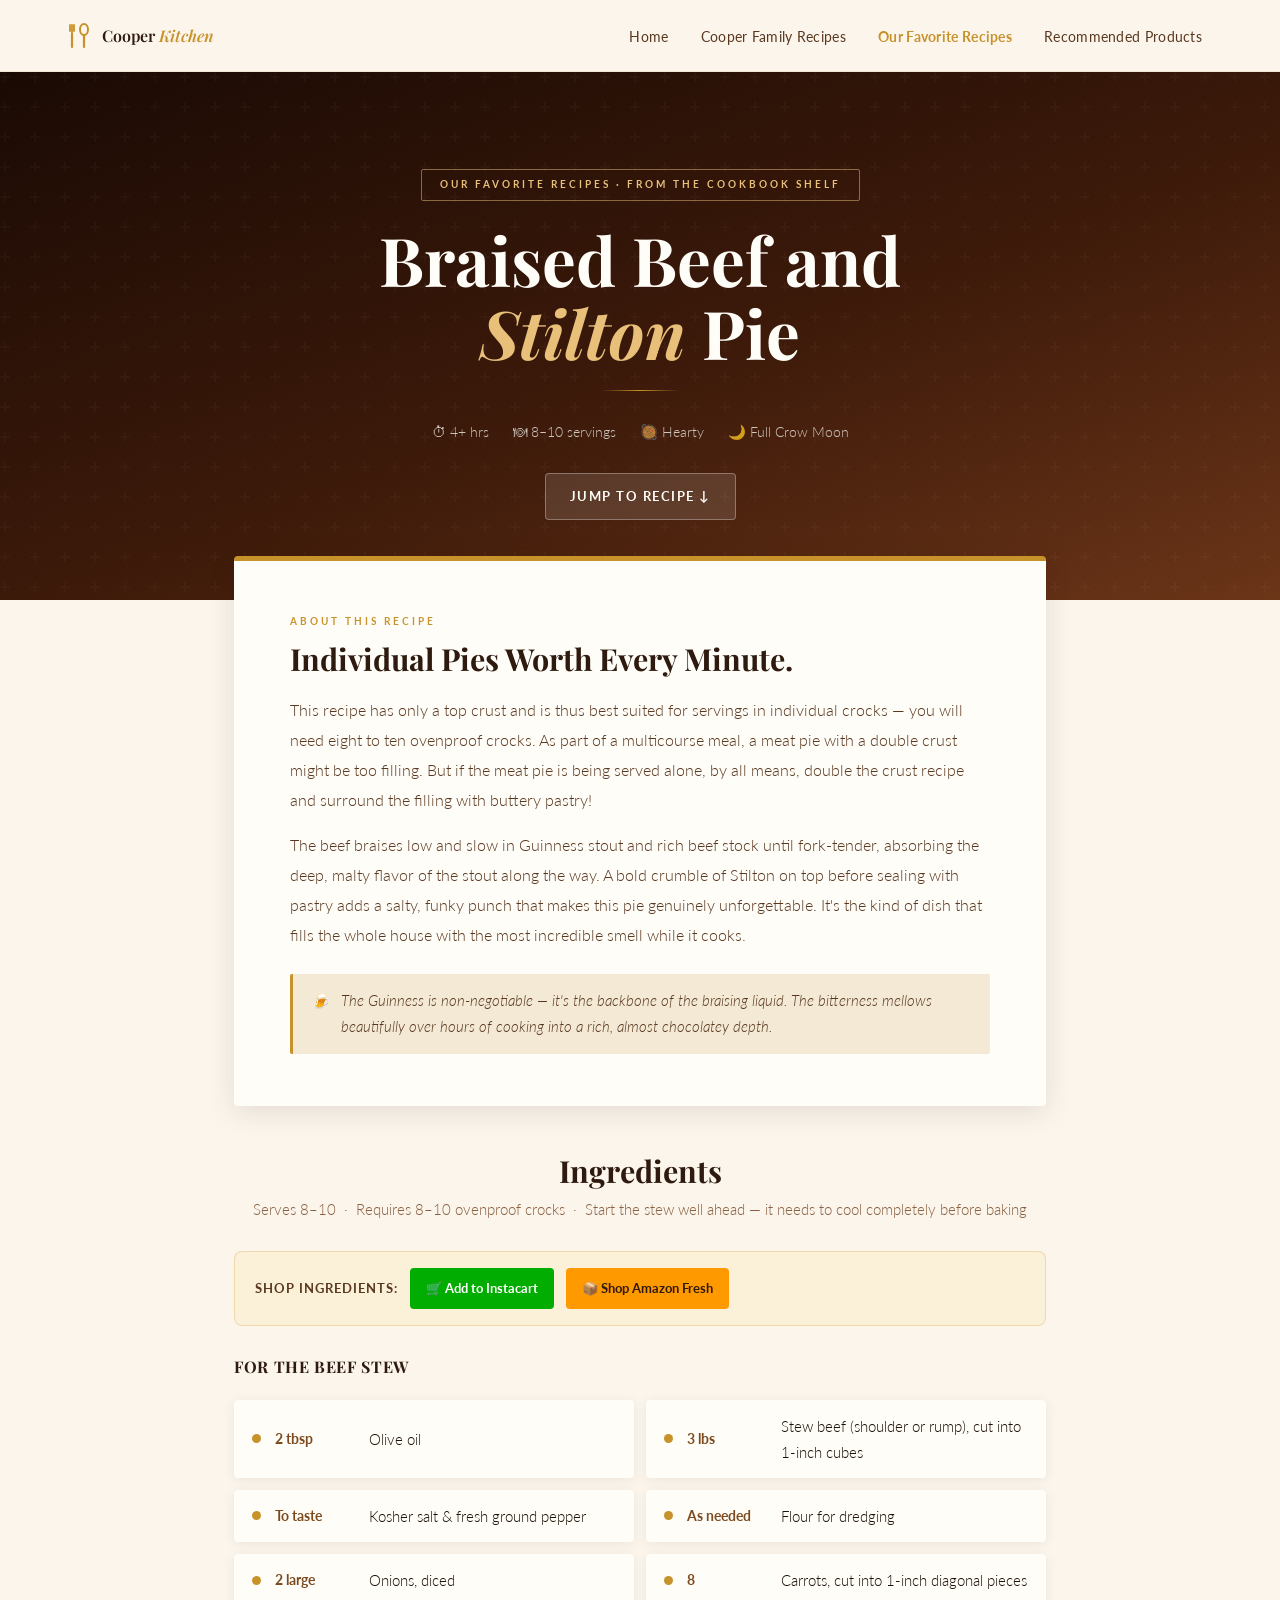
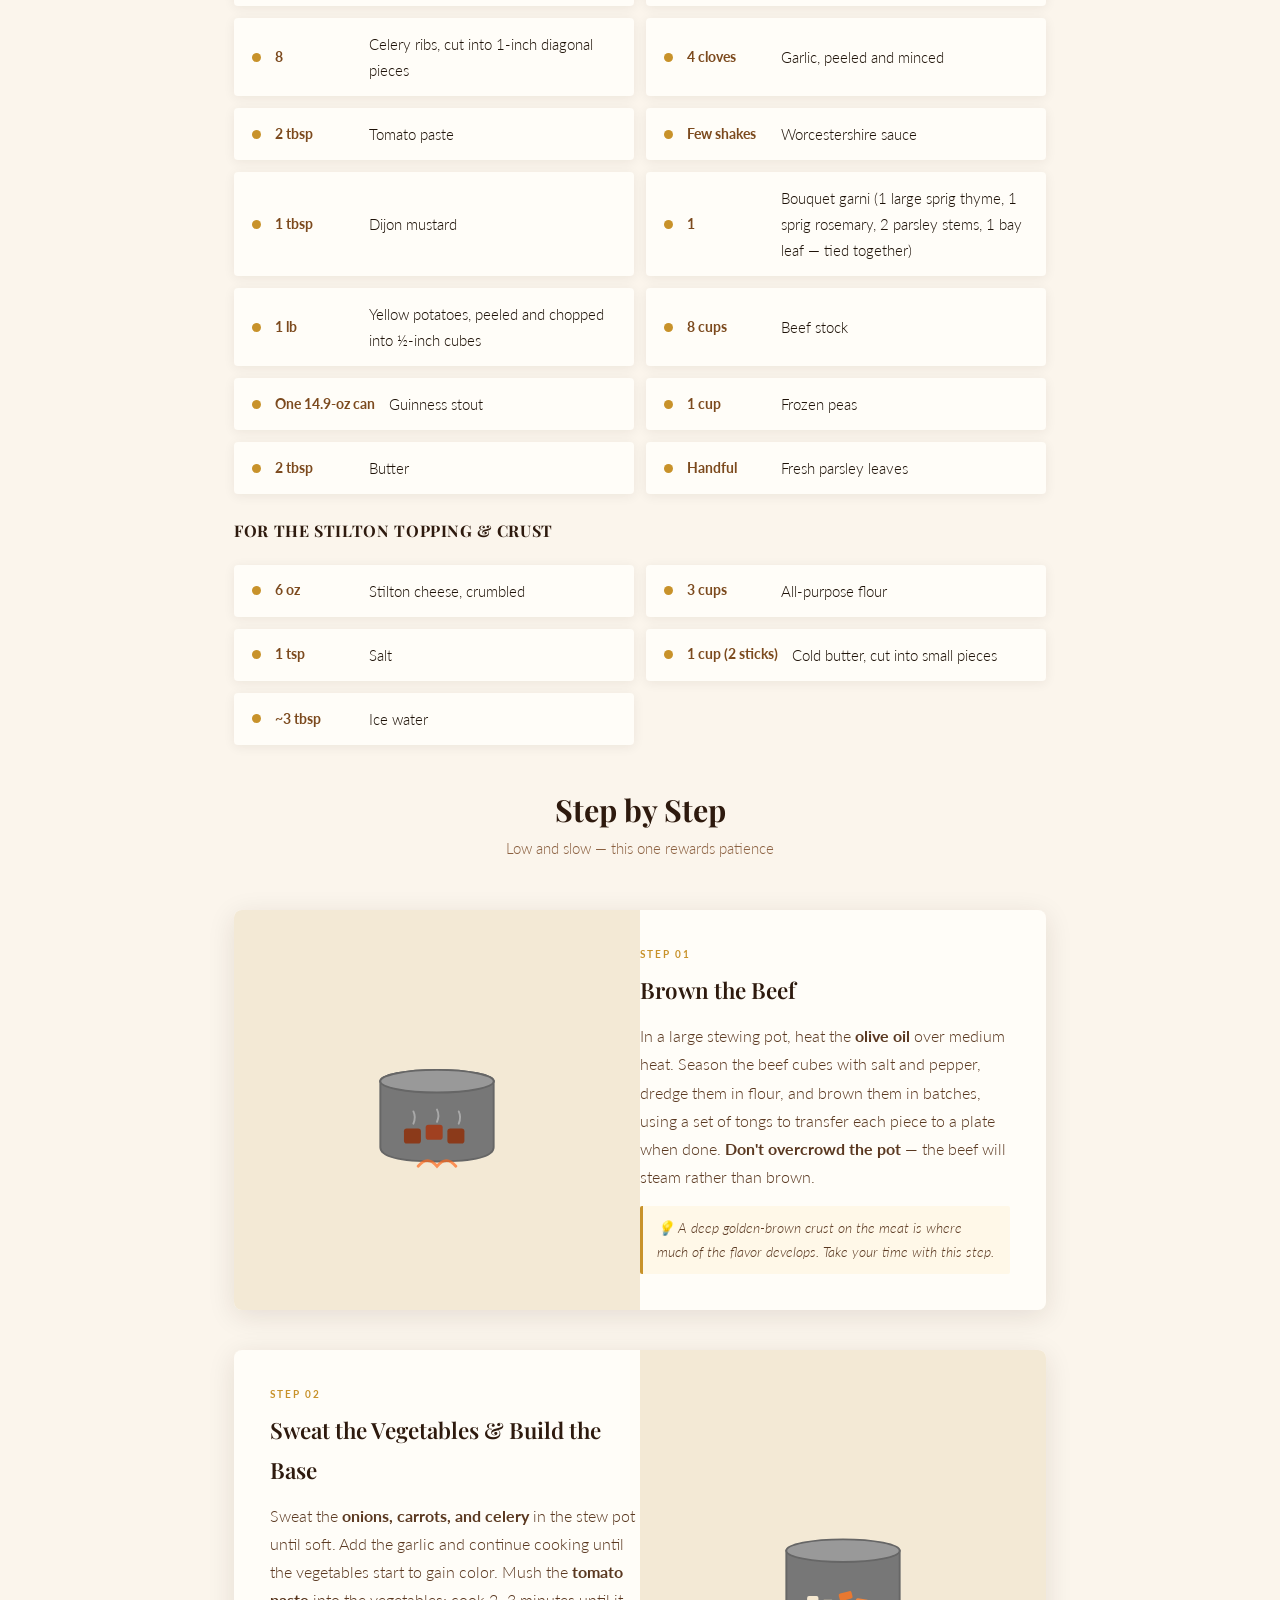
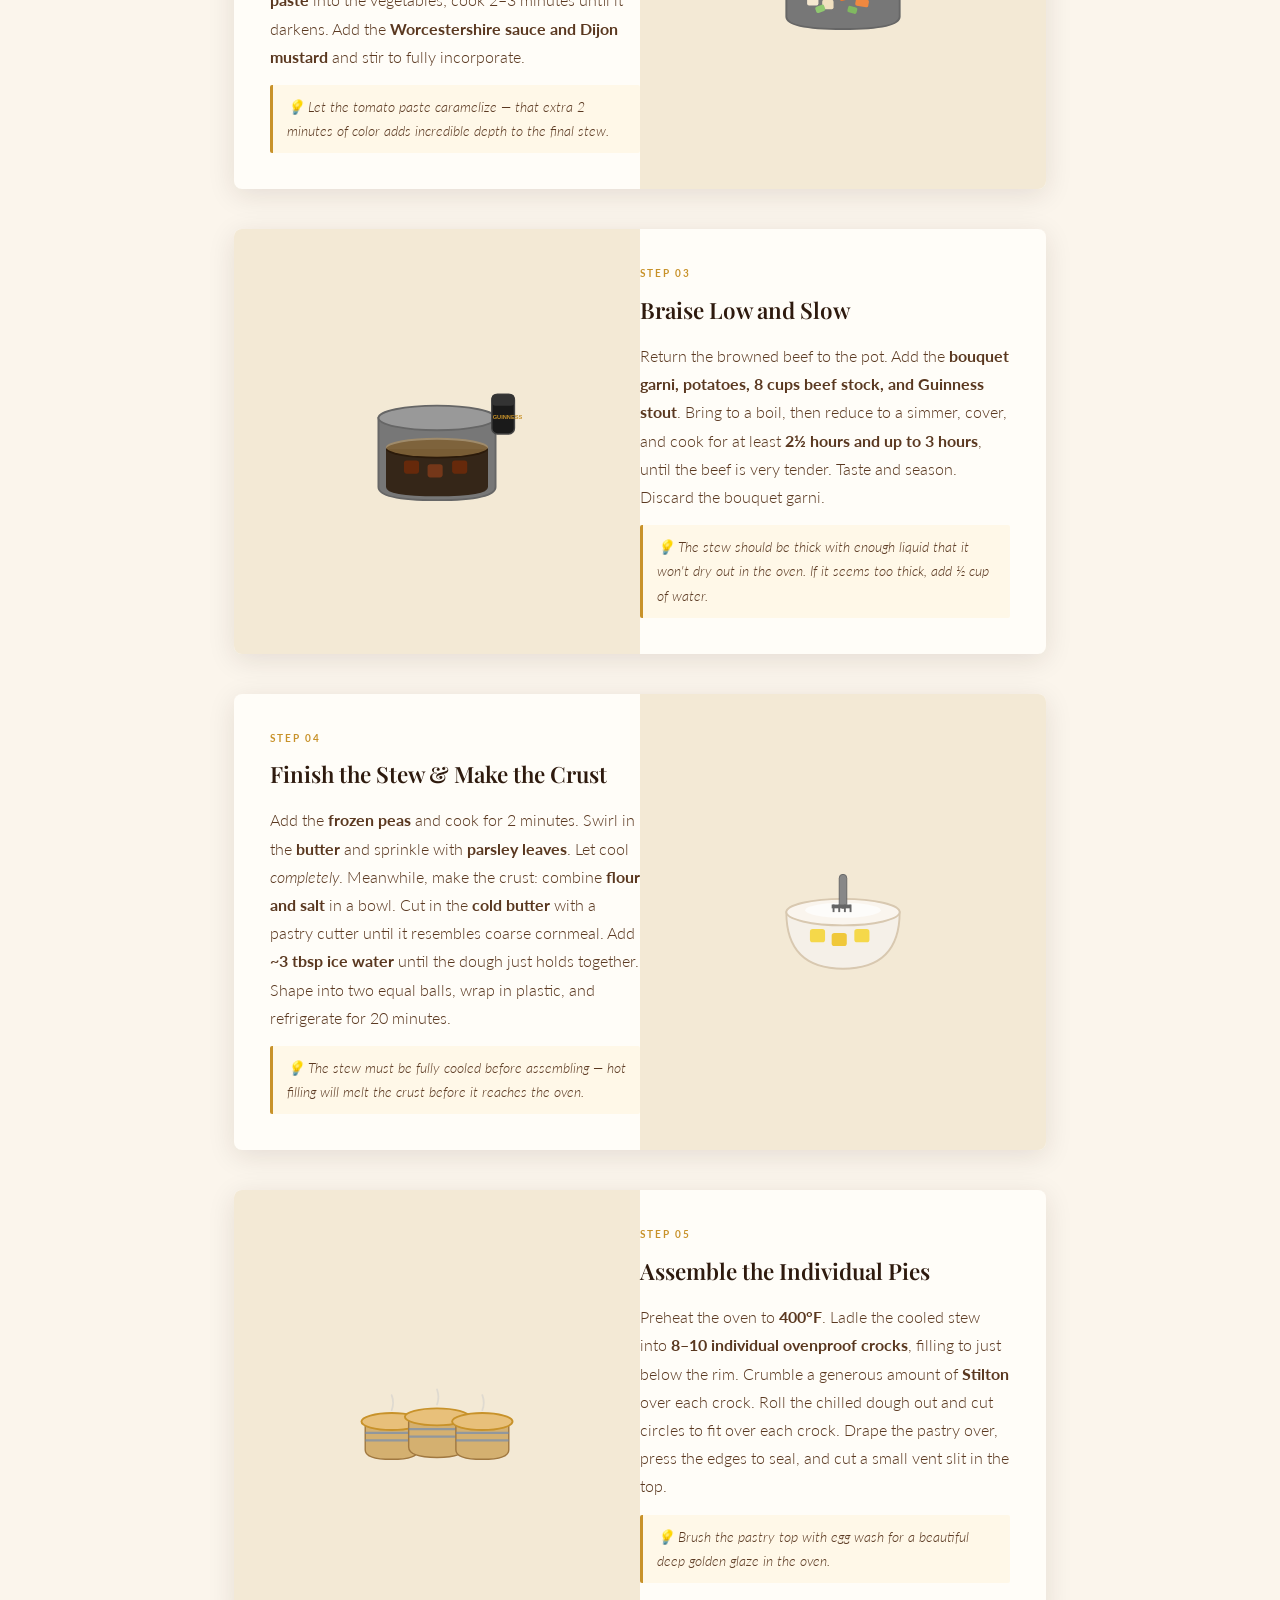
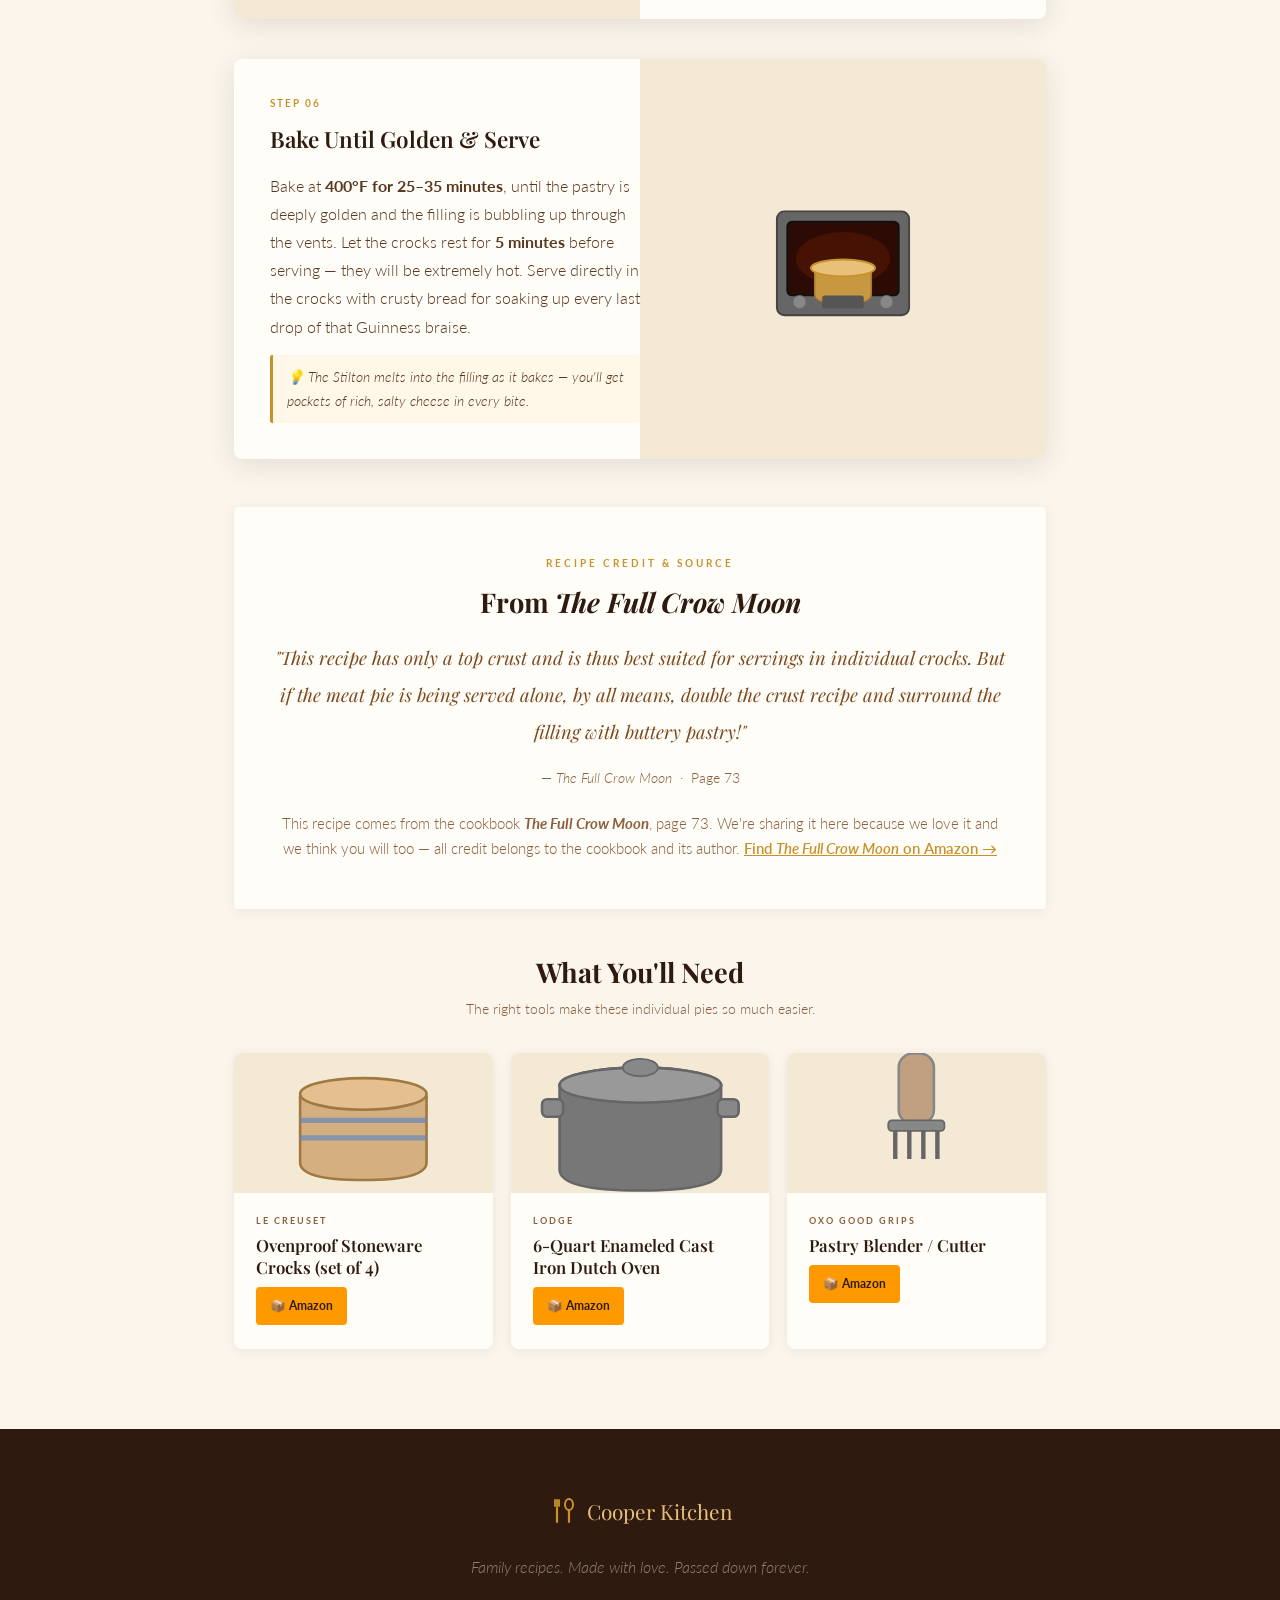
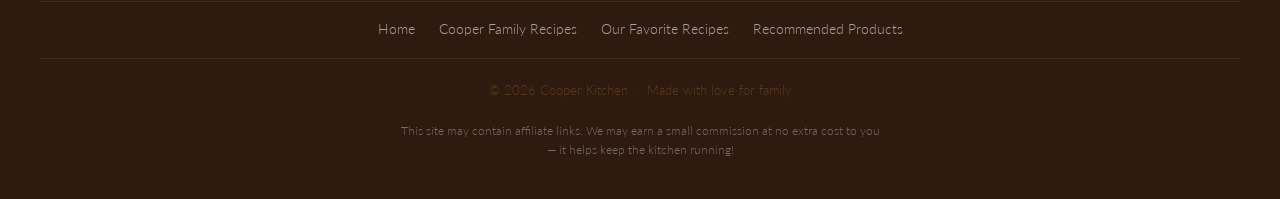
<file: recipe-braised-beef-stilton-pie.html>
<!DOCTYPE html>
<html lang="en">
<head>
  <!-- Google tag (gtag.js) -->
  <script async src="https://www.googletagmanager.com/gtag/js?id=G-13MG0YB939"></script>
  <script>
    window.dataLayer = window.dataLayer || [];
    function gtag(){dataLayer.push(arguments);}
    gtag('js', new Date());
    gtag('config', 'G-13MG0YB939');
  </script>
  <meta charset="UTF-8" />
  <meta name="viewport" content="width=device-width, initial-scale=1.0" />
  <title>Braised Beef and Stilton Pie — The Cooper Kitchen</title>
  <meta name="description" content="Rich Guinness-braised beef with vegetables and yellow potatoes, topped with crumbled Stilton and a flaky buttery crust, baked in individual ovenproof crocks." />
  <meta name="keywords" content="braised beef pie, Stilton pie, beef and Guinness pie, individual pot pie, braised beef recipe, Stilton cheese recipe" />
  <link rel="canonical" href="https://www.thecooperkitchen.com/recipe-braised-beef-stilton-pie.html" />
  <meta name="robots" content="index, follow" />
  <meta property="og:type" content="article" />
  <meta property="og:title" content="Braised Beef and Stilton Pie — The Cooper Kitchen" />
  <meta property="og:description" content="Rich Guinness-braised beef with vegetables, topped with Stilton and a flaky crust — served in individual crocks." />
  <script type="application/ld+json">
  {
    "@context": "https://schema.org",
    "@type": "Recipe",
    "name": "Braised Beef and Stilton Pie",
    "description": "Rich Guinness-braised beef with carrots, celery, and potatoes, topped with crumbled Stilton and a flaky homemade crust, baked in individual ovenproof crocks.",
    "author": { "@type": "Book", "name": "The Full Crow Moon" },
    "isBasedOn": { "@type": "Book", "name": "The Full Crow Moon" },
    "prepTime": "PT45M", "cookTime": "PT3H30M", "totalTime": "PT4H15M",
    "recipeYield": "8 to 10 servings",
    "recipeCategory": "Dinner",
    "recipeCuisine": "British",
    "keywords": "braised beef pie, Stilton pie, beef Guinness pie, individual pot pie",
    "recipeIngredient": [
      "2 tablespoons olive oil",
      "3 pounds stew beef (shoulder or rump), cut into 1-inch cubes",
      "Kosher salt",
      "Fresh ground pepper",
      "Flour for dredging",
      "2 large onions, diced",
      "8 carrots, cut into 1-inch diagonal pieces",
      "8 celery ribs, cut into 1-inch diagonal pieces",
      "4 garlic cloves, peeled and minced",
      "2 tablespoons tomato paste",
      "Few shakes Worcestershire sauce",
      "1 tablespoon Dijon mustard",
      "1 bouquet garni (1 large sprig thyme, 1 sprig rosemary, 2 parsley stems, and 1 bay leaf tied together)",
      "1 pound yellow potatoes, peeled and chopped into ½-inch cubes",
      "8 cups beef stock",
      "One 14.9-ounce can Guinness stout",
      "1 cup frozen peas",
      "2 tablespoons butter",
      "Fresh parsley leaves",
      "6 oz Stilton cheese, crumbled",
      "3 cups all-purpose flour",
      "1 teaspoon salt",
      "1 cup (2 sticks) cold butter, cut into small pieces",
      "3 tablespoons ice water"
    ],
    "recipeInstructions": [
      { "@type": "HowToStep", "name": "Brown the beef", "text": "In a large stewing pot, heat the olive oil over medium heat. Season the beef cubes with salt and pepper, dredge them in flour, and brown them in batches. Transfer each piece to a plate when done." },
      { "@type": "HowToStep", "name": "Sweat the vegetables", "text": "Sweat the onions, carrots, and celery in the stew pot until soft. Add the garlic and continue cooking until the vegetables start to gain color." },
      { "@type": "HowToStep", "name": "Build the base", "text": "Mush the tomato paste into the vegetables. Cook for 2 to 3 minutes. Add the Worcestershire sauce and Dijon mustard and stir to fully incorporate." },
      { "@type": "HowToStep", "name": "Braise the beef", "text": "Return the meat to the pot and add the bouquet garni, potatoes, beef stock, and Guinness. Bring to a boil, reduce to a simmer, cover, and cook for at least 2½ hours." },
      { "@type": "HowToStep", "name": "Finish the stew", "text": "Discard the bouquet garni. Add the peas and cook for 2 minutes. Swirl in butter and sprinkle with parsley. Let cool completely." },
      { "@type": "HowToStep", "name": "Make the crust", "text": "Combine flour and salt. Cut in cold butter until it resembles coarse cornmeal. Add ice water until dough holds together. Shape into two balls, wrap, and refrigerate 20 minutes." },
      { "@type": "HowToStep", "name": "Assemble and bake", "text": "Spoon stew into individual crocks. Top with crumbled Stilton. Roll out crust and drape over each crock, pressing to seal. Bake until golden." }
    ]
  }
  </script>
  <link rel="preconnect" href="https://fonts.googleapis.com" />
  <link rel="preconnect" href="https://fonts.gstatic.com" crossorigin />
  <link href="https://fonts.googleapis.com/css2?family=Playfair+Display:ital,wght@0,400;0,600;0,700;1,400;1,600&family=Lato:wght@300;400;700&display=swap" rel="stylesheet" />
  <link rel="stylesheet" href="css/styles.css" />
</head>
<body data-page="favorites">

  <!-- NAV injected by main.js -->

  <header class="recipe-hero" style="background: linear-gradient(160deg, #1A0A04 0%, #3D1A0A 55%, #6B3518 100%);">
    <div class="recipe-hero-inner">
      <div class="hero-badge">Our Favorite Recipes · From the Cookbook Shelf</div>
      <h1>Braised Beef and <em>Stilton</em> Pie</h1>
      <div class="recipe-hero-divider"></div>
      <div class="recipe-hero-meta">
        <span>⏱ 4+ hrs</span>
        <span>🍽 8–10 servings</span>
        <span>🥘 Hearty</span>
        <span>🌙 Full Crow Moon</span>
      </div>
      <a href="#recipe" class="btn-jump">Jump to Recipe ↓</a>
    </div>
  </header>

  <main class="recipe-page" id="recipe">

    <section class="recipe-story fade-in">
      <span class="eyebrow">About This Recipe</span>
      <h2>Individual Pies Worth Every Minute.</h2>
      <p>This recipe has only a top crust and is thus best suited for servings in individual crocks — you will need eight to ten ovenproof crocks. As part of a multicourse meal, a meat pie with a double crust might be too filling. But if the meat pie is being served alone, by all means, double the crust recipe and surround the filling with buttery pastry!</p>
      <p>The beef braises low and slow in Guinness stout and rich beef stock until fork-tender, absorbing the deep, malty flavor of the stout along the way. A bold crumble of Stilton on top before sealing with pastry adds a salty, funky punch that makes this pie genuinely unforgettable. It's the kind of dish that fills the whole house with the most incredible smell while it cooks.</p>
      <div class="story-note"><span>🍺</span><span>The Guinness is non-negotiable — it's the backbone of the braising liquid. The bitterness mellows beautifully over hours of cooking into a rich, almost chocolatey depth.</span></div>
    </section>

    <section class="ingredients-section fade-in">
      <h2 class="ingredients-title">Ingredients</h2>
      <p class="ingredients-sub">Serves 8–10 &nbsp;·&nbsp; Requires 8–10 ovenproof crocks &nbsp;·&nbsp; Start the stew well ahead — it needs to cool completely before baking</p>
      <div class="affiliate-bar">
        <span class="affiliate-bar__label">Shop ingredients:</span>
        <a href="https://www.instacart.com/store?utm_source=affiliate&ref=YOUR_REF" class="btn-affiliate btn-affiliate--instacart" target="_blank" rel="noopener sponsored">🛒 Add to Instacart</a>
        <a href="https://www.amazon.com/s?k=stilton+cheese+beef+stew+guinness&tag=YOUR_AMAZON_TAG" class="btn-affiliate btn-affiliate--amazon" target="_blank" rel="noopener sponsored">📦 Shop Amazon Fresh</a>
      </div>

      <h3 style="font-family:var(--font-serif); color:var(--brown-dark); margin:28px 0 14px; font-size:1rem; letter-spacing:0.04em; text-transform:uppercase;">For the Beef Stew</h3>
      <div class="ingredients-grid">
        <div class="ingredient-item"><div class="ingredient-dot"></div><span class="ingredient-amount">2 tbsp</span><span class="ingredient-name">Olive oil</span></div>
        <div class="ingredient-item"><div class="ingredient-dot"></div><span class="ingredient-amount">3 lbs</span><span class="ingredient-name">Stew beef (shoulder or rump), cut into 1-inch cubes</span></div>
        <div class="ingredient-item"><div class="ingredient-dot"></div><span class="ingredient-amount">To taste</span><span class="ingredient-name">Kosher salt &amp; fresh ground pepper</span></div>
        <div class="ingredient-item"><div class="ingredient-dot"></div><span class="ingredient-amount">As needed</span><span class="ingredient-name">Flour for dredging</span></div>
        <div class="ingredient-item"><div class="ingredient-dot"></div><span class="ingredient-amount">2 large</span><span class="ingredient-name">Onions, diced</span></div>
        <div class="ingredient-item"><div class="ingredient-dot"></div><span class="ingredient-amount">8</span><span class="ingredient-name">Carrots, cut into 1-inch diagonal pieces</span></div>
        <div class="ingredient-item"><div class="ingredient-dot"></div><span class="ingredient-amount">8</span><span class="ingredient-name">Celery ribs, cut into 1-inch diagonal pieces</span></div>
        <div class="ingredient-item"><div class="ingredient-dot"></div><span class="ingredient-amount">4 cloves</span><span class="ingredient-name">Garlic, peeled and minced</span></div>
        <div class="ingredient-item"><div class="ingredient-dot"></div><span class="ingredient-amount">2 tbsp</span><span class="ingredient-name">Tomato paste</span></div>
        <div class="ingredient-item"><div class="ingredient-dot"></div><span class="ingredient-amount">Few shakes</span><span class="ingredient-name">Worcestershire sauce</span></div>
        <div class="ingredient-item"><div class="ingredient-dot"></div><span class="ingredient-amount">1 tbsp</span><span class="ingredient-name">Dijon mustard</span></div>
        <div class="ingredient-item"><div class="ingredient-dot"></div><span class="ingredient-amount">1</span><span class="ingredient-name">Bouquet garni (1 large sprig thyme, 1 sprig rosemary, 2 parsley stems, 1 bay leaf — tied together)</span></div>
        <div class="ingredient-item"><div class="ingredient-dot"></div><span class="ingredient-amount">1 lb</span><span class="ingredient-name">Yellow potatoes, peeled and chopped into ½-inch cubes</span></div>
        <div class="ingredient-item"><div class="ingredient-dot"></div><span class="ingredient-amount">8 cups</span><span class="ingredient-name">Beef stock</span></div>
        <div class="ingredient-item"><div class="ingredient-dot"></div><span class="ingredient-amount">One 14.9-oz can</span><span class="ingredient-name">Guinness stout</span></div>
        <div class="ingredient-item"><div class="ingredient-dot"></div><span class="ingredient-amount">1 cup</span><span class="ingredient-name">Frozen peas</span></div>
        <div class="ingredient-item"><div class="ingredient-dot"></div><span class="ingredient-amount">2 tbsp</span><span class="ingredient-name">Butter</span></div>
        <div class="ingredient-item"><div class="ingredient-dot"></div><span class="ingredient-amount">Handful</span><span class="ingredient-name">Fresh parsley leaves</span></div>
      </div>

      <h3 style="font-family:var(--font-serif); color:var(--brown-dark); margin:28px 0 14px; font-size:1rem; letter-spacing:0.04em; text-transform:uppercase;">For the Stilton Topping &amp; Crust</h3>
      <div class="ingredients-grid">
        <div class="ingredient-item"><div class="ingredient-dot"></div><span class="ingredient-amount">6 oz</span><span class="ingredient-name">Stilton cheese, crumbled</span></div>
        <div class="ingredient-item"><div class="ingredient-dot"></div><span class="ingredient-amount">3 cups</span><span class="ingredient-name">All-purpose flour</span></div>
        <div class="ingredient-item"><div class="ingredient-dot"></div><span class="ingredient-amount">1 tsp</span><span class="ingredient-name">Salt</span></div>
        <div class="ingredient-item"><div class="ingredient-dot"></div><span class="ingredient-amount">1 cup (2 sticks)</span><span class="ingredient-name">Cold butter, cut into small pieces</span></div>
        <div class="ingredient-item"><div class="ingredient-dot"></div><span class="ingredient-amount">~3 tbsp</span><span class="ingredient-name">Ice water</span></div>
      </div>
    </section>

    <section class="steps-section fade-in">
      <h2 class="steps-title">Step by Step</h2>
      <p class="steps-sub">Low and slow — this one rewards patience</p>
      <div class="steps-list">

        <div class="step-card fade-in">
          <div class="step-illustration">
            <svg viewBox="0 0 180 160" xmlns="http://www.w3.org/2000/svg" aria-hidden="true">
              <!-- Large pot -->
              <ellipse cx="90" cy="50" rx="60" ry="12" fill="#888" stroke="#666" stroke-width="2"/>
              <path d="M30 50 L30 120 Q30 135 90 135 Q150 135 150 120 L150 50 Z" fill="#777" stroke="#666" stroke-width="2"/>
              <ellipse cx="90" cy="50" rx="60" ry="12" fill="#999" stroke="#666" stroke-width="2"/>
              <!-- Sizzling beef cubes -->
              <rect x="55" y="100" width="18" height="16" rx="3" fill="#8B3A1A"/>
              <rect x="78" y="96" width="18" height="16" rx="3" fill="#A04020"/>
              <rect x="101" y="100" width="18" height="16" rx="3" fill="#8B3A1A"/>
              <!-- Steam lines -->
              <path d="M65 95 Q68 88 65 82" stroke="#ccc" stroke-width="2" fill="none" stroke-linecap="round" opacity="0.6"/>
              <path d="M90 93 Q93 86 90 80" stroke="#ccc" stroke-width="2" fill="none" stroke-linecap="round" opacity="0.6"/>
              <path d="M113 95 Q116 88 113 82" stroke="#ccc" stroke-width="2" fill="none" stroke-linecap="round" opacity="0.6"/>
              <!-- Flame -->
              <path d="M70 140 Q80 128 90 140 Q100 128 110 140" stroke="#FF6B20" stroke-width="3" fill="none" stroke-linecap="round" opacity="0.7"/>
            </svg>
          </div>
          <div class="step-content">
            <div class="step-number">Step 01</div>
            <div class="step-title">Brown the Beef</div>
            <p class="step-desc">In a large stewing pot, heat the <strong>olive oil</strong> over medium heat. Season the beef cubes with salt and pepper, dredge them in flour, and brown them in batches, using a set of tongs to transfer each piece to a plate when done. <strong>Don't overcrowd the pot</strong> — the beef will steam rather than brown.</p>
            <div class="step-tip">💡 A deep golden-brown crust on the meat is where much of the flavor develops. Take your time with this step.</div>
          </div>
        </div>

        <div class="step-card reverse fade-in">
          <div class="step-illustration">
            <svg viewBox="0 0 180 160" xmlns="http://www.w3.org/2000/svg" aria-hidden="true">
              <!-- Pot with vegetables -->
              <path d="M30 60 L30 130 Q30 143 90 143 Q150 143 150 130 L150 60 Z" fill="#777" stroke="#666" stroke-width="2"/>
              <ellipse cx="90" cy="60" rx="60" ry="12" fill="#999" stroke="#666" stroke-width="2"/>
              <!-- Diced onion pieces -->
              <rect x="52" y="108" width="12" height="10" rx="2" fill="#F5E8D0"/>
              <rect x="68" y="112" width="12" height="10" rx="2" fill="#F0E0C0"/>
              <!-- Carrot diagonals -->
              <rect x="85" y="106" width="14" height="8" rx="2" fill="#E87830" transform="rotate(-15 85 106)"/>
              <rect x="104" y="110" width="14" height="8" rx="2" fill="#F08840" transform="rotate(10 104 110)"/>
              <!-- Celery pieces -->
              <rect x="60" y="120" width="10" height="7" rx="2" fill="#90C870" transform="rotate(-20 60 120)"/>
              <rect x="96" y="118" width="10" height="7" rx="2" fill="#80B860" transform="rotate(15 96 118)"/>
            </svg>
          </div>
          <div class="step-content">
            <div class="step-number">Step 02</div>
            <div class="step-title">Sweat the Vegetables &amp; Build the Base</div>
            <p class="step-desc">Sweat the <strong>onions, carrots, and celery</strong> in the stew pot until soft. Add the garlic and continue cooking until the vegetables start to gain color. Mush the <strong>tomato paste</strong> into the vegetables; cook 2–3 minutes until it darkens. Add the <strong>Worcestershire sauce and Dijon mustard</strong> and stir to fully incorporate.</p>
            <div class="step-tip">💡 Let the tomato paste caramelize — that extra 2 minutes of color adds incredible depth to the final stew.</div>
          </div>
        </div>

        <div class="step-card fade-in">
          <div class="step-illustration">
            <svg viewBox="0 0 180 160" xmlns="http://www.w3.org/2000/svg" aria-hidden="true">
              <!-- Large pot with dark liquid -->
              <path d="M28 55 L28 128 Q28 142 90 142 Q152 142 152 128 L152 55 Z" fill="#777" stroke="#666" stroke-width="2"/>
              <ellipse cx="90" cy="55" rx="62" ry="13" fill="#999" stroke="#666" stroke-width="2"/>
              <!-- Dark Guinness liquid level -->
              <ellipse cx="90" cy="88" rx="54" ry="10" fill="#2A1808" opacity="0.85"/>
              <path d="M36 88 L36 128 Q36 138 90 138 Q144 138 144 128 L144 88 Z" fill="#2A1808" opacity="0.85"/>
              <!-- Foam head -->
              <ellipse cx="90" cy="86" rx="54" ry="10" fill="#C8A060" opacity="0.5"/>
              <!-- Beef chunks visible -->
              <rect x="55" y="100" width="16" height="14" rx="3" fill="#6B2A0A" opacity="0.9"/>
              <rect x="80" y="104" width="16" height="14" rx="3" fill="#7B3A1A" opacity="0.9"/>
              <rect x="106" y="100" width="16" height="14" rx="3" fill="#6B2A0A" opacity="0.9"/>
              <!-- Guinness can -->
              <rect x="148" y="30" width="24" height="42" rx="6" fill="#1A1A1A" stroke="#444" stroke-width="1.5"/>
              <rect x="148" y="30" width="24" height="12" rx="4" fill="#333"/>
              <text x="149" y="56" font-size="6" fill="#C8922A" font-family="sans-serif" font-weight="bold">GUINNESS</text>
            </svg>
          </div>
          <div class="step-content">
            <div class="step-number">Step 03</div>
            <div class="step-title">Braise Low and Slow</div>
            <p class="step-desc">Return the browned beef to the pot. Add the <strong>bouquet garni, potatoes, 8 cups beef stock, and Guinness stout</strong>. Bring to a boil, then reduce to a simmer, cover, and cook for at least <strong>2½ hours and up to 3 hours</strong>, until the beef is very tender. Taste and season. Discard the bouquet garni.</p>
            <div class="step-tip">💡 The stew should be thick with enough liquid that it won't dry out in the oven. If it seems too thick, add ½ cup of water.</div>
          </div>
        </div>

        <div class="step-card reverse fade-in">
          <div class="step-illustration">
            <svg viewBox="0 0 180 160" xmlns="http://www.w3.org/2000/svg" aria-hidden="true">
              <!-- Mixing bowl with flour -->
              <path d="M30 70 Q30 130 90 130 Q150 130 150 70 Z" fill="#F5F0E8" stroke="#D8C8B0" stroke-width="2"/>
              <ellipse cx="90" cy="70" rx="60" ry="14" fill="#FAF5EE" stroke="#D8C8B0" stroke-width="2"/>
              <!-- Flour cloud -->
              <ellipse cx="90" cy="68" rx="40" ry="8" fill="white" opacity="0.7"/>
              <!-- Butter pieces (yellow cubes) -->
              <rect x="55" y="88" width="16" height="14" rx="3" fill="#F5D84A"/>
              <rect x="78" y="92" width="16" height="14" rx="3" fill="#F0C83A"/>
              <rect x="102" y="88" width="16" height="14" rx="3" fill="#F5D84A"/>
              <!-- Pastry cutter -->
              <rect x="86" y="30" width="8" height="36" rx="4" fill="#888" stroke="#666" stroke-width="1"/>
              <path d="M78 62 L98 62 L98 66 L78 66 Z" fill="#666"/>
              <line x1="80" y1="62" x2="80" y2="70" stroke="#666" stroke-width="2"/>
              <line x1="86" y1="62" x2="86" y2="70" stroke="#666" stroke-width="2"/>
              <line x1="92" y1="62" x2="92" y2="70" stroke="#666" stroke-width="2"/>
              <line x1="98" y1="62" x2="98" y2="70" stroke="#666" stroke-width="2"/>
            </svg>
          </div>
          <div class="step-content">
            <div class="step-number">Step 04</div>
            <div class="step-title">Finish the Stew &amp; Make the Crust</div>
            <p class="step-desc">Add the <strong>frozen peas</strong> and cook for 2 minutes. Swirl in the <strong>butter</strong> and sprinkle with <strong>parsley leaves</strong>. Let cool <em>completely</em>. Meanwhile, make the crust: combine <strong>flour and salt</strong> in a bowl. Cut in the <strong>cold butter</strong> with a pastry cutter until it resembles coarse cornmeal. Add <strong>~3 tbsp ice water</strong> until the dough just holds together. Shape into two equal balls, wrap in plastic, and refrigerate for 20 minutes.</p>
            <div class="step-tip">💡 The stew must be fully cooled before assembling — hot filling will melt the crust before it reaches the oven.</div>
          </div>
        </div>

        <div class="step-card fade-in">
          <div class="step-illustration">
            <svg viewBox="0 0 180 160" xmlns="http://www.w3.org/2000/svg" aria-hidden="true">
              <!-- Three individual crocks -->
              <!-- Crock 1 -->
              <ellipse cx="42" cy="100" rx="28" ry="8" fill="#C8A060" stroke="#A07840" stroke-width="1.5"/>
              <path d="M14 100 L14 128 Q14 138 42 138 Q70 138 70 128 L70 100 Z" fill="#D4B070" stroke="#A07840" stroke-width="1.5"/>
              <!-- Blue stripes on crock -->
              <path d="M14 110 L70 110" stroke="#6688BB" stroke-width="2.5" opacity="0.6"/>
              <path d="M14 118 L70 118" stroke="#6688BB" stroke-width="2.5" opacity="0.6"/>
              <!-- Pastry top on crock 1 -->
              <ellipse cx="42" cy="98" rx="32" ry="9" fill="#E8C07A" stroke="#C8922A" stroke-width="2"/>
              <!-- Crock 2 (middle, slightly larger) -->
              <ellipse cx="90" cy="95" rx="30" ry="9" fill="#C8A060" stroke="#A07840" stroke-width="1.5"/>
              <path d="M60 95 L60 125 Q60 136 90 136 Q120 136 120 125 L120 95 Z" fill="#D4B070" stroke="#A07840" stroke-width="1.5"/>
              <path d="M60 106 L120 106" stroke="#6688BB" stroke-width="2.5" opacity="0.6"/>
              <path d="M60 114 L120 114" stroke="#6688BB" stroke-width="2.5" opacity="0.6"/>
              <ellipse cx="90" cy="93" rx="34" ry="9" fill="#E8C07A" stroke="#C8922A" stroke-width="2"/>
              <!-- Crock 3 -->
              <ellipse cx="138" cy="100" rx="28" ry="8" fill="#C8A060" stroke="#A07840" stroke-width="1.5"/>
              <path d="M110 100 L110 128 Q110 138 138 138 Q166 138 166 128 L166 100 Z" fill="#D4B070" stroke="#A07840" stroke-width="1.5"/>
              <path d="M110 110 L166 110" stroke="#6688BB" stroke-width="2.5" opacity="0.6"/>
              <path d="M110 118 L166 118" stroke="#6688BB" stroke-width="2.5" opacity="0.6"/>
              <ellipse cx="138" cy="98" rx="32" ry="9" fill="#E8C07A" stroke="#C8922A" stroke-width="2"/>
              <!-- Steam -->
              <path d="M42 86 Q45 78 42 70" stroke="#ccc" stroke-width="1.8" fill="none" stroke-linecap="round" opacity="0.5"/>
              <path d="M90 80 Q93 72 90 64" stroke="#ccc" stroke-width="1.8" fill="none" stroke-linecap="round" opacity="0.5"/>
              <path d="M138 86 Q141 78 138 70" stroke="#ccc" stroke-width="1.8" fill="none" stroke-linecap="round" opacity="0.5"/>
            </svg>
          </div>
          <div class="step-content">
            <div class="step-number">Step 05</div>
            <div class="step-title">Assemble the Individual Pies</div>
            <p class="step-desc">Preheat the oven to <strong>400°F</strong>. Ladle the cooled stew into <strong>8–10 individual ovenproof crocks</strong>, filling to just below the rim. Crumble a generous amount of <strong>Stilton</strong> over each crock. Roll the chilled dough out and cut circles to fit over each crock. Drape the pastry over, press the edges to seal, and cut a small vent slit in the top.</p>
            <div class="step-tip">💡 Brush the pastry top with egg wash for a beautiful deep golden glaze in the oven.</div>
          </div>
        </div>

        <div class="step-card reverse fade-in">
          <div class="step-illustration">
            <svg viewBox="0 0 180 160" xmlns="http://www.w3.org/2000/svg" aria-hidden="true">
              <!-- Oven -->
              <rect x="20" y="30" width="140" height="110" rx="8" fill="#666" stroke="#444" stroke-width="2"/>
              <rect x="30" y="40" width="120" height="80" rx="6" fill="#111"/>
              <!-- Oven glow -->
              <rect x="32" y="42" width="116" height="76" rx="5" fill="#330A00" opacity="0.8"/>
              <ellipse cx="90" cy="80" rx="50" ry="28" fill="#FF4400" opacity="0.12"/>
              <!-- Baked crock inside oven -->
              <ellipse cx="90" cy="92" rx="30" ry="8" fill="#D4A853" stroke="#C8922A" stroke-width="1.5"/>
              <path d="M60 92 L60 118 Q60 128 90 128 Q120 128 120 118 L120 92 Z" fill="#C89840" stroke="#A07830" stroke-width="1.5"/>
              <!-- Golden pastry top -->
              <ellipse cx="90" cy="90" rx="34" ry="9" fill="#E8C07A" stroke="#C8922A" stroke-width="2"/>
              <!-- Oven controls -->
              <circle cx="44"  cy="126" r="7" fill="#888" stroke="#666" stroke-width="1"/>
              <circle cx="136" cy="126" r="7" fill="#888" stroke="#666" stroke-width="1"/>
              <rect x="68" y="119" width="44" height="14" rx="3" fill="#555"/>
            </svg>
          </div>
          <div class="step-content">
            <div class="step-number">Step 06</div>
            <div class="step-title">Bake Until Golden &amp; Serve</div>
            <p class="step-desc">Bake at <strong>400°F for 25–35 minutes</strong>, until the pastry is deeply golden and the filling is bubbling up through the vents. Let the crocks rest for <strong>5 minutes</strong> before serving — they will be extremely hot. Serve directly in the crocks with crusty bread for soaking up every last drop of that Guinness braise.</p>
            <div class="step-tip">💡 The Stilton melts into the filling as it bakes — you'll get pockets of rich, salty cheese in every bite.</div>
          </div>
        </div>

      </div>
    </section>

    <section class="recipe-original fade-in">
      <span class="eyebrow">Recipe Credit &amp; Source</span>
      <h2>From <em>The Full Crow Moon</em></h2>
      <blockquote>"This recipe has only a top crust and is thus best suited for servings in individual crocks. But if the meat pie is being served alone, by all means, double the crust recipe and surround the filling with buttery pastry!"</blockquote>
      <cite>— <em>The Full Crow Moon</em> &nbsp;·&nbsp; Page 73</cite>
      <p style="margin-top:20px; font-size:0.92rem; color:var(--text-light); line-height:1.7;">
        This recipe comes from the cookbook <strong><em>The Full Crow Moon</em></strong>, page 73.
        We're sharing it here because we love it and we think you will too — all credit belongs to the cookbook and its author.
        <a href="https://www.amazon.com/s?k=The+Full+Crow+Moon+cookbook" target="_blank" rel="noopener noreferrer"
           style="color:var(--gold); text-decoration:underline; font-weight:600;">
          Find <em>The Full Crow Moon</em> on Amazon →
        </a>
      </p>
    </section>

    <section class="recipe-products fade-in">
      <h2>What You'll Need</h2>
      <p>The right tools make these individual pies so much easier.</p>
      <div class="recipe-products-grid">
        <div class="product-card">
          <div class="product-card__image" style="height:140px;">
            <svg viewBox="0 0 120 100" xmlns="http://www.w3.org/2000/svg" aria-hidden="true">
              <!-- Ovenproof crock / ramekin -->
              <ellipse cx="60" cy="35" rx="36" ry="9" fill="#D4B080" stroke="#A07840" stroke-width="1.5"/>
              <path d="M24 35 L24 72 Q24 82 60 82 Q96 82 96 72 L96 35 Z" fill="#D4B080" stroke="#A07840" stroke-width="1.5"/>
              <path d="M24 48 L96 48" stroke="#6688BB" stroke-width="3" opacity="0.7"/>
              <path d="M24 58 L96 58" stroke="#6688BB" stroke-width="3" opacity="0.7"/>
              <ellipse cx="60" cy="33" rx="36" ry="9" fill="#E4C090" stroke="#A07840" stroke-width="1.5"/>
            </svg>
          </div>
          <div class="product-card__body">
            <div class="product-card__brand">Le Creuset</div>
            <div class="product-card__name">Ovenproof Stoneware Crocks (set of 4)</div>
            <div class="product-card__actions">
              <a href="https://www.amazon.com/s?k=ovenproof+stoneware+crocks+individual+pot+pie&tag=YOUR_AMAZON_TAG" class="btn-product btn-product--amazon" target="_blank" rel="noopener sponsored">📦 Amazon</a>
            </div>
          </div>
        </div>
        <div class="product-card">
          <div class="product-card__image" style="height:140px;">
            <svg viewBox="0 0 120 100" xmlns="http://www.w3.org/2000/svg" aria-hidden="true">
              <!-- Large dutch oven / stewing pot -->
              <ellipse cx="60" cy="28" rx="46" ry="10" fill="#888" stroke="#666" stroke-width="1.5"/>
              <path d="M14 28 L14 76 Q14 88 60 88 Q106 88 106 76 L106 28 Z" fill="#777" stroke="#666" stroke-width="1.5"/>
              <ellipse cx="60" cy="28" rx="46" ry="10" fill="#999" stroke="#666" stroke-width="1.5"/>
              <!-- Lid handle -->
              <ellipse cx="60" cy="18" rx="10" ry="5" fill="#888" stroke="#666" stroke-width="1"/>
              <!-- Side handles -->
              <rect x="4" y="36" width="12" height="10" rx="3" fill="#888" stroke="#666" stroke-width="1.5"/>
              <rect x="104" y="36" width="12" height="10" rx="3" fill="#888" stroke="#666" stroke-width="1.5"/>
            </svg>
          </div>
          <div class="product-card__body">
            <div class="product-card__brand">Lodge</div>
            <div class="product-card__name">6-Quart Enameled Cast Iron Dutch Oven</div>
            <div class="product-card__actions">
              <a href="https://www.amazon.com/s?k=Lodge+6+quart+enameled+dutch+oven&tag=YOUR_AMAZON_TAG" class="btn-product btn-product--amazon" target="_blank" rel="noopener sponsored">📦 Amazon</a>
            </div>
          </div>
        </div>
        <div class="product-card">
          <div class="product-card__image" style="height:140px;">
            <svg viewBox="0 0 120 100" xmlns="http://www.w3.org/2000/svg" aria-hidden="true">
              <!-- Pastry cutter -->
              <rect x="50" y="10" width="20" height="40" rx="8" fill="#C0A080" stroke="#888" stroke-width="1.5"/>
              <rect x="44" y="48" width="32" height="6" rx="2" fill="#888" stroke="#666" stroke-width="1"/>
              <line x1="48" y1="54" x2="48" y2="70" stroke="#666" stroke-width="2.5"/>
              <line x1="56" y1="54" x2="56" y2="70" stroke="#666" stroke-width="2.5"/>
              <line x1="64" y1="54" x2="64" y2="70" stroke="#666" stroke-width="2.5"/>
              <line x1="72" y1="54" x2="72" y2="70" stroke="#666" stroke-width="2.5"/>
            </svg>
          </div>
          <div class="product-card__body">
            <div class="product-card__brand">OXO Good Grips</div>
            <div class="product-card__name">Pastry Blender / Cutter</div>
            <div class="product-card__actions">
              <a href="https://www.amazon.com/s?k=OXO+Good+Grips+pastry+blender+cutter&tag=YOUR_AMAZON_TAG" class="btn-product btn-product--amazon" target="_blank" rel="noopener sponsored">📦 Amazon</a>
            </div>
          </div>
        </div>
      </div>
    </section>

  </main>

  <!-- FOOTER injected by main.js -->
  <script src="js/main.js"></script>
</body>
</html>
</file>
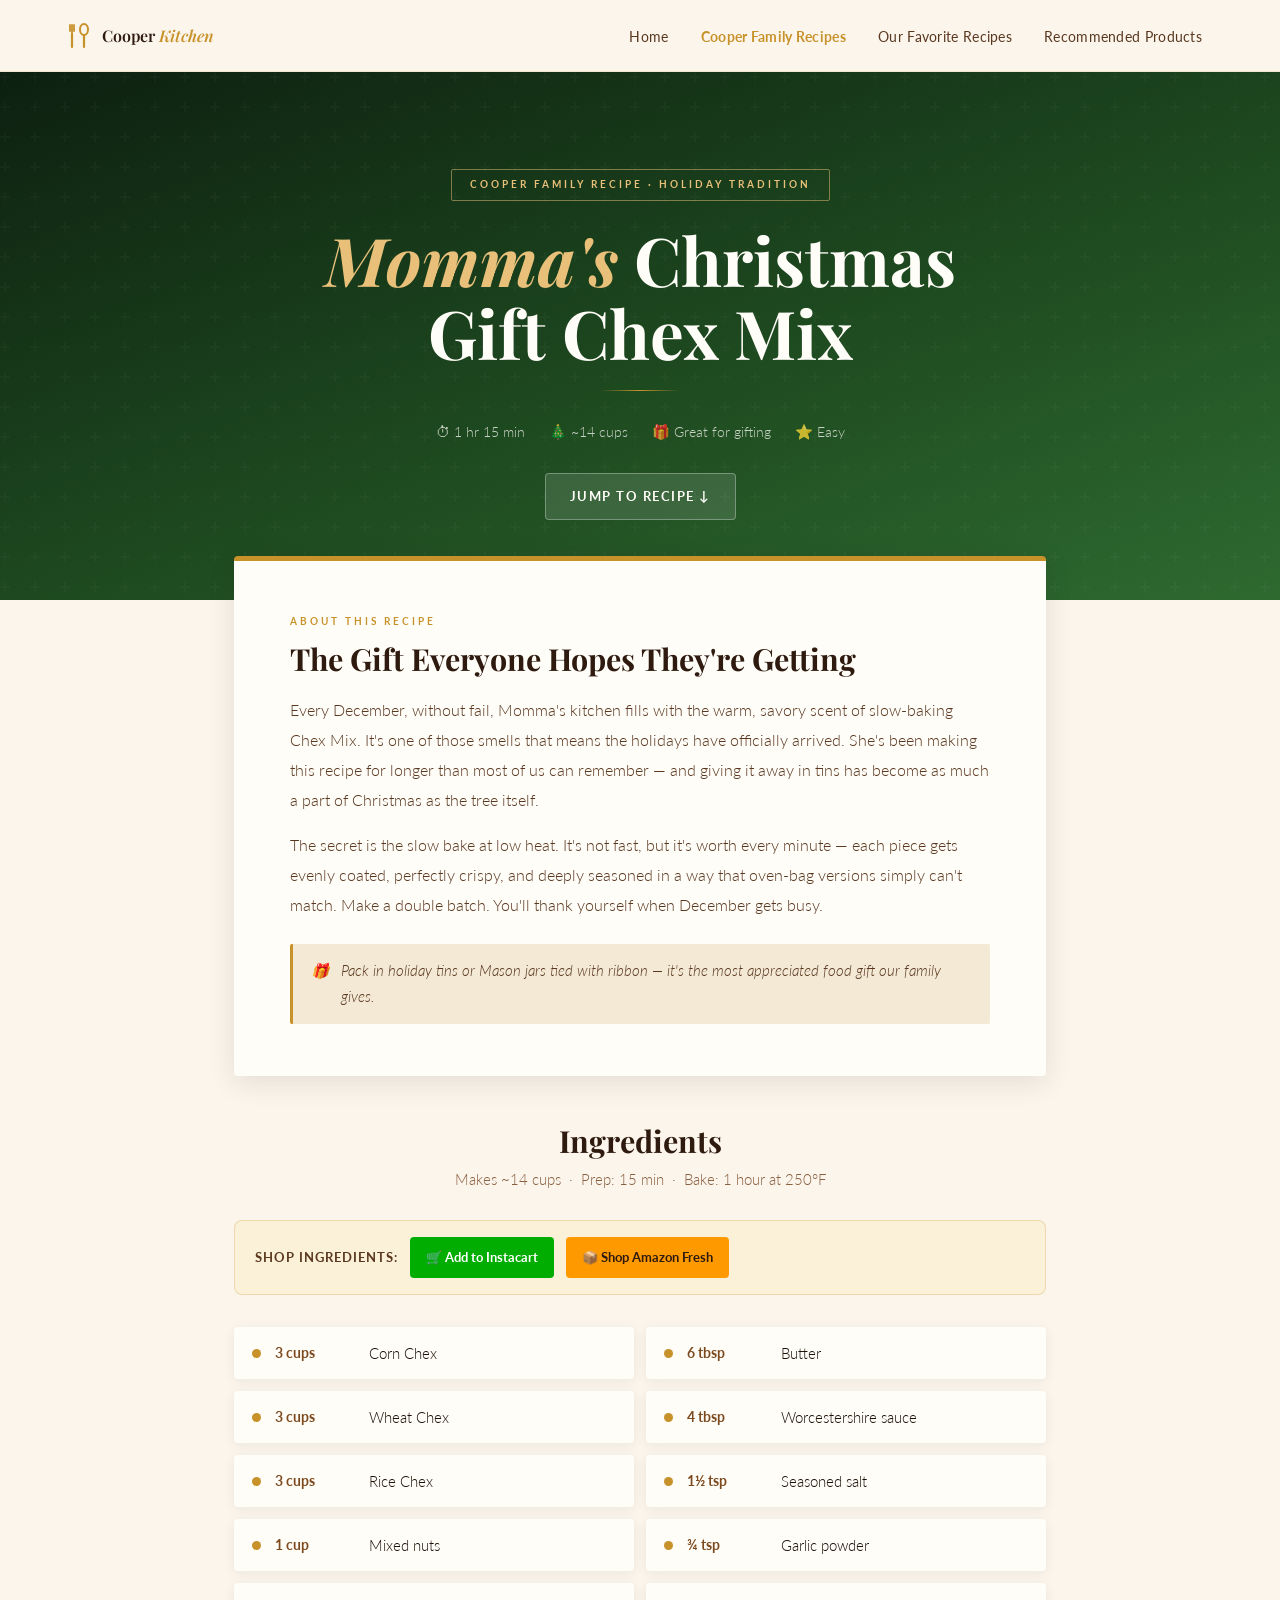
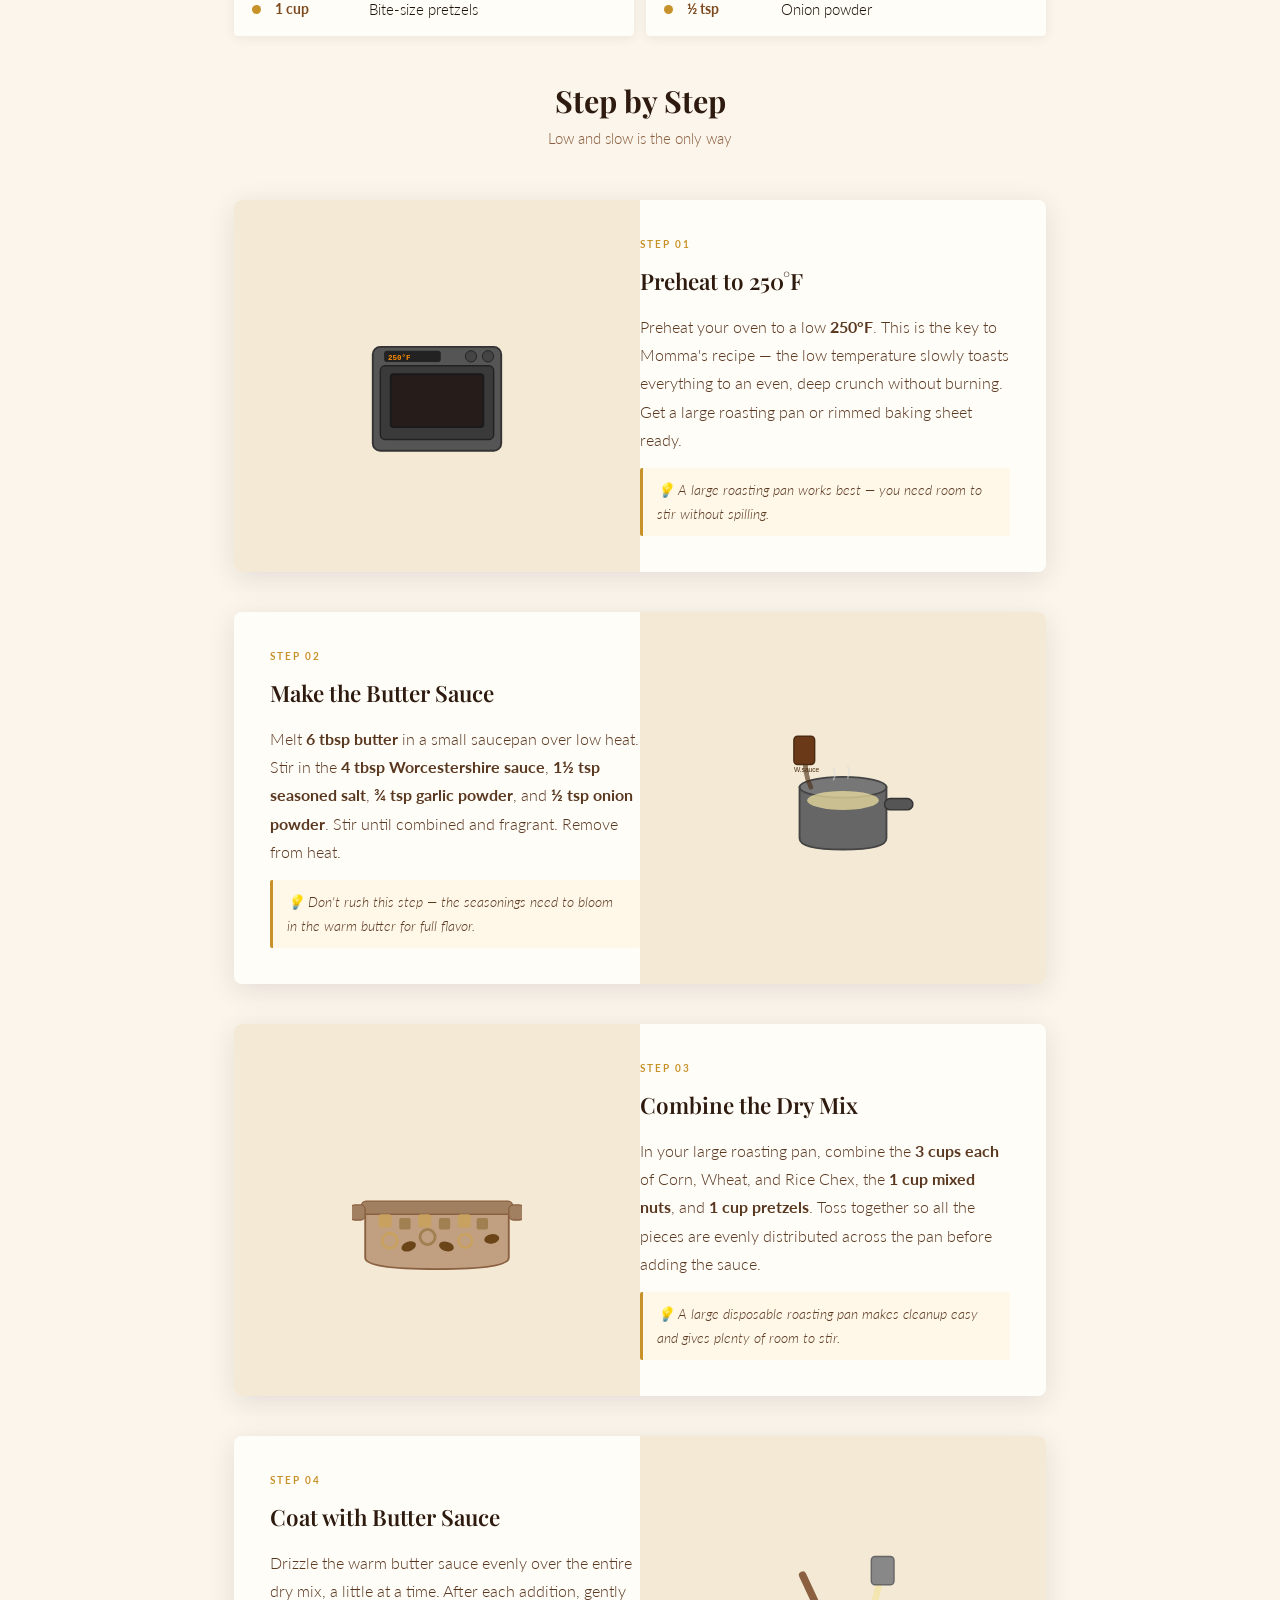
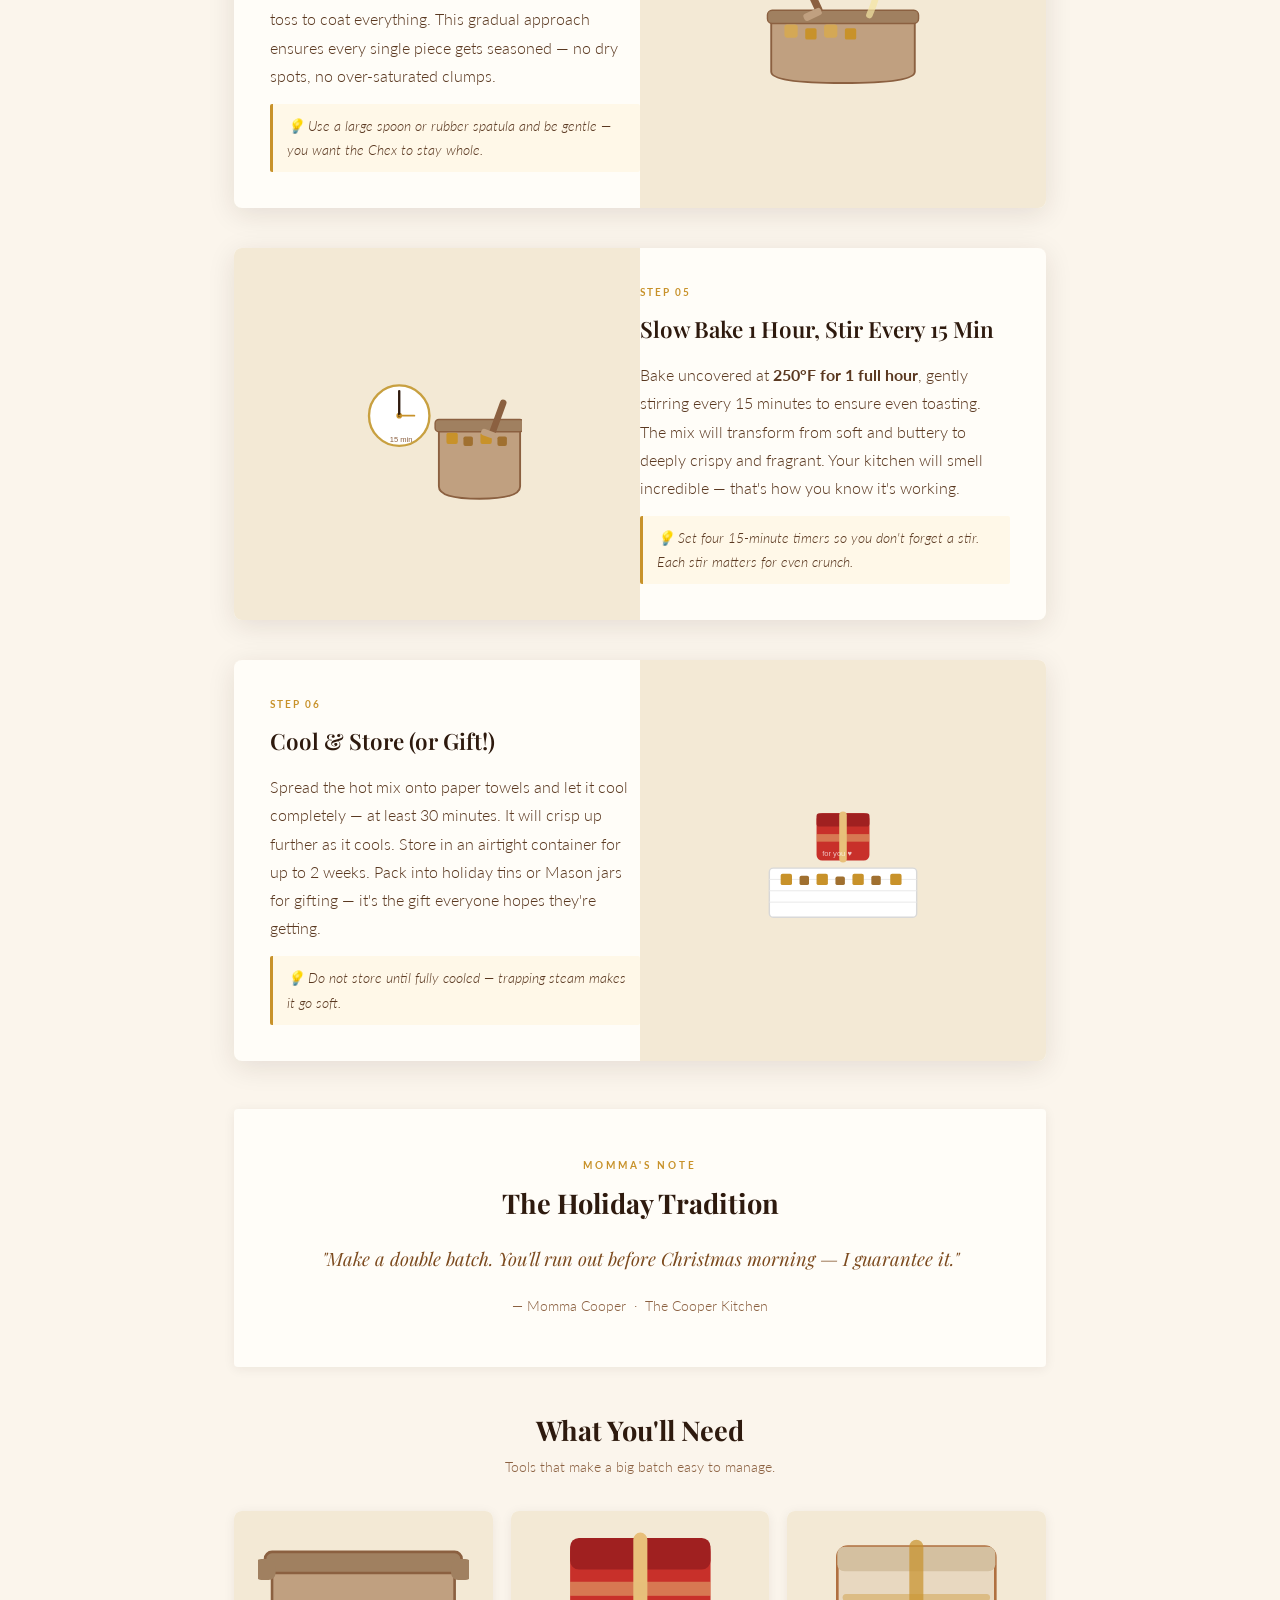
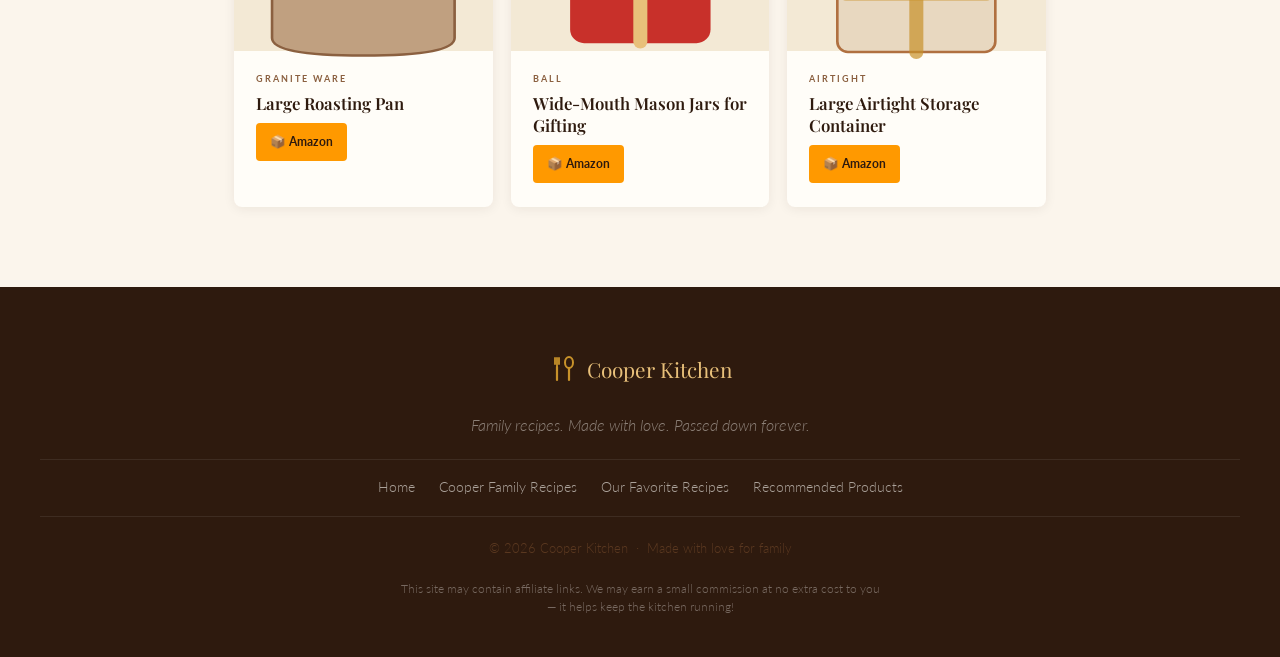
<file: recipe-christmas-chex-mix.html>
<!DOCTYPE html>
<html lang="en">
<head>
  <!-- Google tag (gtag.js) -->
  <script async src="https://www.googletagmanager.com/gtag/js?id=G-13MG0YB939"></script>
  <script>
    window.dataLayer = window.dataLayer || [];
    function gtag(){dataLayer.push(arguments);}
    gtag('js', new Date());
    gtag('config', 'G-13MG0YB939');
  </script>
  <meta charset="UTF-8" />
  <meta name="viewport" content="width=device-width, initial-scale=1.0" />
  <title>Momma's Christmas Gift Chex Mix — The Cooper Kitchen</title>
  <meta name="description" content="The holiday snack mix the Cooper family has made and gifted for decades — slow-baked with a savory butter blend until perfectly crispy. A tin of this is the best gift you can give." />
  <meta name="keywords" content="Christmas chex mix recipe, homemade chex mix, holiday snack mix, savory chex mix, gift chex mix, slow baked chex mix" />
  <link rel="canonical" href="https://www.thecooperkitchen.com/recipe-christmas-chex-mix.html" />
  <meta name="robots" content="index, follow" />
  <meta property="og:type" content="article" />
  <meta property="og:title" content="Momma's Christmas Gift Chex Mix — The Cooper Kitchen" />
  <meta property="og:description" content="Slow-baked holiday snack mix — the gift our family has given for decades." />
  <script type="application/ld+json">
  {
    "@context": "https://schema.org",
    "@type": "Recipe",
    "name": "Momma's Christmas Gift Chex Mix",
    "description": "The holiday snack mix the Cooper family has made and gifted for decades — slow-baked with a savory butter blend until perfectly crispy.",
    "author": { "@type": "Person", "name": "Momma Cooper" },
    "prepTime": "PT15M", "cookTime": "PT60M", "totalTime": "PT75M",
    "recipeYield": "About 14 cups",
    "recipeCategory": "Snack",
    "recipeCuisine": "American",
    "keywords": "chex mix, holiday snack, Christmas gift, savory snack mix",
    "recipeIngredient": [
      "3 cups Corn Chex", "3 cups Wheat Chex", "3 cups Rice Chex",
      "1 cup mixed nuts", "1 cup bite-size pretzels", "6 tbsp butter",
      "4 tbsp Worcestershire sauce", "1½ tsp seasoned salt",
      "¾ tsp garlic powder", "½ tsp onion powder"
    ],
    "recipeInstructions": [
      { "@type": "HowToStep", "name": "Preheat", "text": "Preheat oven to 250°F." },
      { "@type": "HowToStep", "name": "Butter sauce", "text": "Melt butter and mix in Worcestershire and seasonings." },
      { "@type": "HowToStep", "name": "Combine dry", "text": "Mix all cereals, nuts, and pretzels in a large roasting pan." },
      { "@type": "HowToStep", "name": "Coat", "text": "Pour butter mixture over dry ingredients and toss to coat." },
      { "@type": "HowToStep", "name": "Slow bake", "text": "Bake 1 hour at 250°F, stirring every 15 minutes." },
      { "@type": "HowToStep", "name": "Cool and store", "text": "Spread on paper towels to cool completely before storing." }
    ]
  }
  </script>
  <link rel="preconnect" href="https://fonts.googleapis.com" />
  <link rel="preconnect" href="https://fonts.gstatic.com" crossorigin />
  <link href="https://fonts.googleapis.com/css2?family=Playfair+Display:ital,wght@0,400;0,600;0,700;1,400;1,600&family=Lato:wght@300;400;700&display=swap" rel="stylesheet" />
  <link rel="stylesheet" href="css/styles.css" />
</head>
<body data-page="cooper">

  <header class="recipe-hero" style="background: linear-gradient(160deg, #0D2010 0%, #1E4A20 55%, #2E6A30 100%);">
    <div class="recipe-hero-inner">
      <div class="hero-badge">Cooper Family Recipe · Holiday Tradition</div>
      <h1><em>Momma's</em> Christmas Gift Chex Mix</h1>
      <div class="recipe-hero-divider"></div>
      <div class="recipe-hero-meta">
        <span>⏱ 1 hr 15 min</span>
        <span>🎄 ~14 cups</span>
        <span>🎁 Great for gifting</span>
        <span>⭐ Easy</span>
      </div>
      <a href="#recipe" class="btn-jump">Jump to Recipe ↓</a>
    </div>
  </header>

  <main class="recipe-page" id="recipe">

    <section class="recipe-story fade-in">
      <span class="eyebrow">About This Recipe</span>
      <h2>The Gift Everyone Hopes They're Getting</h2>
      <p>Every December, without fail, Momma's kitchen fills with the warm, savory scent of slow-baking Chex Mix. It's one of those smells that means the holidays have officially arrived. She's been making this recipe for longer than most of us can remember — and giving it away in tins has become as much a part of Christmas as the tree itself.</p>
      <p>The secret is the slow bake at low heat. It's not fast, but it's worth every minute — each piece gets evenly coated, perfectly crispy, and deeply seasoned in a way that oven-bag versions simply can't match. Make a double batch. You'll thank yourself when December gets busy.</p>
      <div class="story-note"><span>🎁</span><span>Pack in holiday tins or Mason jars tied with ribbon — it's the most appreciated food gift our family gives.</span></div>
    </section>

    <section class="ingredients-section fade-in">
      <h2 class="ingredients-title">Ingredients</h2>
      <p class="ingredients-sub">Makes ~14 cups &nbsp;·&nbsp; Prep: 15 min &nbsp;·&nbsp; Bake: 1 hour at 250°F</p>
      <div class="affiliate-bar">
        <span class="affiliate-bar__label">Shop ingredients:</span>
        <a href="https://www.instacart.com/store?utm_source=affiliate&ref=YOUR_REF" class="btn-affiliate btn-affiliate--instacart" target="_blank" rel="noopener sponsored">🛒 Add to Instacart</a>
        <a href="https://www.amazon.com/s?k=Chex+cereal+Worcestershire+mixed+nuts&tag=YOUR_AMAZON_TAG" class="btn-affiliate btn-affiliate--amazon" target="_blank" rel="noopener sponsored">📦 Shop Amazon Fresh</a>
      </div>
      <div class="ingredients-grid">
        <div class="ingredient-item"><div class="ingredient-dot"></div><span class="ingredient-amount">3 cups</span><span class="ingredient-name">Corn Chex</span></div>
        <div class="ingredient-item"><div class="ingredient-dot"></div><span class="ingredient-amount">6 tbsp</span><span class="ingredient-name">Butter</span></div>
        <div class="ingredient-item"><div class="ingredient-dot"></div><span class="ingredient-amount">3 cups</span><span class="ingredient-name">Wheat Chex</span></div>
        <div class="ingredient-item"><div class="ingredient-dot"></div><span class="ingredient-amount">4 tbsp</span><span class="ingredient-name">Worcestershire sauce</span></div>
        <div class="ingredient-item"><div class="ingredient-dot"></div><span class="ingredient-amount">3 cups</span><span class="ingredient-name">Rice Chex</span></div>
        <div class="ingredient-item"><div class="ingredient-dot"></div><span class="ingredient-amount">1½ tsp</span><span class="ingredient-name">Seasoned salt</span></div>
        <div class="ingredient-item"><div class="ingredient-dot"></div><span class="ingredient-amount">1 cup</span><span class="ingredient-name">Mixed nuts</span></div>
        <div class="ingredient-item"><div class="ingredient-dot"></div><span class="ingredient-amount">¾ tsp</span><span class="ingredient-name">Garlic powder</span></div>
        <div class="ingredient-item"><div class="ingredient-dot"></div><span class="ingredient-amount">1 cup</span><span class="ingredient-name">Bite-size pretzels</span></div>
        <div class="ingredient-item"><div class="ingredient-dot"></div><span class="ingredient-amount">½ tsp</span><span class="ingredient-name">Onion powder</span></div>
      </div>
    </section>

    <section class="steps-section fade-in">
      <h2 class="steps-title">Step by Step</h2>
      <p class="steps-sub">Low and slow is the only way</p>
      <div class="steps-list">

        <div class="step-card fade-in">
          <div class="step-illustration">
            <svg viewBox="0 0 180 160" xmlns="http://www.w3.org/2000/svg" aria-hidden="true">
              <rect x="22" y="38" width="136" height="110" rx="8" fill="#555" stroke="#333" stroke-width="2"/>
              <rect x="30" y="58" width="120" height="78" rx="5" fill="#3A3A3A" stroke="#222" stroke-width="1.5"/>
              <rect x="40" y="66" width="100" height="58" rx="4" fill="#1A1A1A"/>
              <rect x="34" y="42" width="60" height="12" rx="3" fill="#222"/>
              <text x="38" y="52" font-size="8" fill="#FF8C00" font-family="monospace" font-weight="bold">250°F</text>
              <circle cx="126" cy="48" r="6" fill="#444" stroke="#222" stroke-width="1"/>
              <circle cx="144" cy="48" r="6" fill="#444" stroke="#222" stroke-width="1"/>
              <!-- Low temp indicator — barely glowing -->
              <rect x="42" y="68" width="96" height="54" rx="3" fill="#FF4400" opacity="0.05"/>
            </svg>
          </div>
          <div class="step-content">
            <div class="step-number">Step 01</div>
            <div class="step-title">Preheat to 250°F</div>
            <p class="step-desc">Preheat your oven to a low <strong>250°F</strong>. This is the key to Momma's recipe — the low temperature slowly toasts everything to an even, deep crunch without burning. Get a large roasting pan or rimmed baking sheet ready.</p>
            <div class="step-tip">💡 A large roasting pan works best — you need room to stir without spilling.</div>
          </div>
        </div>

        <div class="step-card reverse fade-in">
          <div class="step-illustration">
            <svg viewBox="0 0 180 160" xmlns="http://www.w3.org/2000/svg" aria-hidden="true">
              <!-- Small saucepan -->
              <path d="M44 68 L44 122 Q44 134 90 134 Q136 134 136 122 L136 68 Z" fill="#666" stroke="#444" stroke-width="2"/>
              <ellipse cx="90" cy="68" rx="46" ry="11" fill="#777" stroke="#444" stroke-width="2"/>
              <rect x="134" y="80" width="30" height="12" rx="6" fill="#555" stroke="#333" stroke-width="1.5"/>
              <!-- Melted butter (yellow pool) -->
              <ellipse cx="90" cy="82" rx="38" ry="10" fill="#F5E6A3" opacity="0.7"/>
              <!-- Worcestershire drizzle -->
              <path d="M50 28 Q48 52 56 68" stroke="#4A2A10" stroke-width="5" stroke-linecap="round" opacity="0.6"/>
              <rect x="38" y="14" width="22" height="30" rx="4" fill="#6A3A18" stroke="#4A2A10" stroke-width="1.5"/>
              <text x="38" y="52" font-size="7" fill="#4A2A10" font-family="sans-serif">W.sauce</text>
              <!-- Steam -->
              <path d="M80 60 Q83 54 80 48" stroke="#ddd" stroke-width="1.8" fill="none" stroke-linecap="round" opacity="0.5"/>
              <path d="M95 58 Q98 52 95 46" stroke="#ddd" stroke-width="1.8" fill="none" stroke-linecap="round" opacity="0.5"/>
            </svg>
          </div>
          <div class="step-content">
            <div class="step-number">Step 02</div>
            <div class="step-title">Make the Butter Sauce</div>
            <p class="step-desc">Melt <strong>6 tbsp butter</strong> in a small saucepan over low heat. Stir in the <strong>4 tbsp Worcestershire sauce</strong>, <strong>1½ tsp seasoned salt</strong>, <strong>¾ tsp garlic powder</strong>, and <strong>½ tsp onion powder</strong>. Stir until combined and fragrant. Remove from heat.</p>
            <div class="step-tip">💡 Don't rush this step — the seasonings need to bloom in the warm butter for full flavor.</div>
          </div>
        </div>

        <div class="step-card fade-in">
          <div class="step-illustration">
            <svg viewBox="0 0 180 160" xmlns="http://www.w3.org/2000/svg" aria-hidden="true">
              <!-- Large roasting pan -->
              <path d="M14 78 L14 130 Q14 142 90 142 Q166 142 166 130 L166 78 Z" fill="#C0A080" stroke="#8B6040" stroke-width="2"/>
              <rect x="10" y="70" width="160" height="14" rx="5" fill="#A08060" stroke="#8B6040" stroke-width="1.5"/>
              <!-- Handles -->
              <rect x="-2" y="74" width="16" height="16" rx="5" fill="#A08060" stroke="#8B6040" stroke-width="1.5"/>
              <rect x="166" y="74" width="16" height="16" rx="5" fill="#A08060" stroke="#8B6040" stroke-width="1.5"/>
              <!-- Mix contents -->
              <rect x="28" y="84" width="14" height="14" rx="3" fill="#C8A060"/>
              <rect x="50" y="88" width="12" height="12" rx="2" fill="#A08050"/>
              <rect x="70" y="84" width="14" height="14" rx="3" fill="#C8A060"/>
              <rect x="92" y="88" width="12" height="12" rx="2" fill="#A08050"/>
              <rect x="112" y="84" width="14" height="14" rx="3" fill="#C8A060"/>
              <rect x="132" y="88" width="12" height="12" rx="2" fill="#A08050"/>
              <!-- Pretzels -->
              <circle cx="40" cy="112" r="8" fill="none" stroke="#C8A060" stroke-width="3"/>
              <circle cx="80" cy="108" r="8" fill="none" stroke="#A08050" stroke-width="3"/>
              <circle cx="120" cy="112" r="7" fill="none" stroke="#C8A060" stroke-width="3"/>
              <!-- Nuts -->
              <ellipse cx="60" cy="118" rx="8" ry="5" fill="#6B4518" transform="rotate(-20 60 118)"/>
              <ellipse cx="100" cy="118" rx="8" ry="5" fill="#6B4518" transform="rotate(15 100 118)"/>
              <ellipse cx="148" cy="110" rx="8" ry="5" fill="#6B4518" transform="rotate(-10 148 110)"/>
            </svg>
          </div>
          <div class="step-content">
            <div class="step-number">Step 03</div>
            <div class="step-title">Combine the Dry Mix</div>
            <p class="step-desc">In your large roasting pan, combine the <strong>3 cups each</strong> of Corn, Wheat, and Rice Chex, the <strong>1 cup mixed nuts</strong>, and <strong>1 cup pretzels</strong>. Toss together so all the pieces are evenly distributed across the pan before adding the sauce.</p>
            <div class="step-tip">💡 A large disposable roasting pan makes cleanup easy and gives plenty of room to stir.</div>
          </div>
        </div>

        <div class="step-card reverse fade-in">
          <div class="step-illustration">
            <svg viewBox="0 0 180 160" xmlns="http://www.w3.org/2000/svg" aria-hidden="true">
              <!-- Roasting pan (same) -->
              <path d="M14 75 L14 132 Q14 144 90 144 Q166 144 166 132 L166 75 Z" fill="#C0A080" stroke="#8B6040" stroke-width="2"/>
              <rect x="10" y="67" width="160" height="14" rx="5" fill="#A08060" stroke="#8B6040" stroke-width="1.5"/>
              <!-- Butter sauce being poured -->
              <path d="M130 25 Q128 50 118 72" stroke="#F5E6A3" stroke-width="7" stroke-linecap="round" opacity="0.7"/>
              <rect x="120" y="10" width="24" height="30" rx="4" fill="#888" stroke="#666" stroke-width="1.5"/>
              <!-- Mix with sauce coating (golden tint) -->
              <rect x="28" y="82" width="14" height="14" rx="3" fill="#D4A855"/>
              <rect x="50" y="86" width="12" height="12" rx="2" fill="#C8922A"/>
              <rect x="70" y="82" width="14" height="14" rx="3" fill="#D4A855"/>
              <rect x="92" y="86" width="12" height="12" rx="2" fill="#C8922A"/>
              <!-- Spoon/spatula stirring -->
              <rect x="42" y="28" width="8" height="48" rx="4" fill="#8B6040" transform="rotate(-25 42 28)"/>
              <rect x="28" y="70" width="20" height="8" rx="3" fill="#C0A080" transform="rotate(-25 42 28)"/>
            </svg>
          </div>
          <div class="step-content">
            <div class="step-number">Step 04</div>
            <div class="step-title">Coat with Butter Sauce</div>
            <p class="step-desc">Drizzle the warm butter sauce evenly over the entire dry mix, a little at a time. After each addition, gently toss to coat everything. This gradual approach ensures every single piece gets seasoned — no dry spots, no over-saturated clumps.</p>
            <div class="step-tip">💡 Use a large spoon or rubber spatula and be gentle — you want the Chex to stay whole.</div>
          </div>
        </div>

        <div class="step-card fade-in">
          <div class="step-illustration">
            <svg viewBox="0 0 180 160" xmlns="http://www.w3.org/2000/svg" aria-hidden="true">
              <!-- Clock -->
              <circle cx="50" cy="60" r="32" fill="white" stroke="#C8A040" stroke-width="2.5"/>
              <circle cx="50" cy="60" r="3" fill="#C8922A"/>
              <!-- Clock hands at 15 min -->
              <line x1="50" y1="60" x2="50" y2="34" stroke="#2E1A0E" stroke-width="2.5" stroke-linecap="round"/>
              <line x1="50" y1="60" x2="66" y2="60" stroke="#C8922A" stroke-width="2" stroke-linecap="round"/>
              <text x="40" y="88" font-size="8" fill="var(--text-light)" font-family="sans-serif">15 min</text>
              <!-- Pan with spatula -->
              <path d="M92 72 L92 135 Q92 148 135 148 Q178 148 178 135 L178 72 Z" fill="#C0A080" stroke="#8B6040" stroke-width="2"/>
              <rect x="88" y="64" width="94" height="13" rx="4" fill="#A08060" stroke="#8B6040" stroke-width="1.5"/>
              <!-- Toasted mix (darker, crispier looking) -->
              <rect x="100" y="78" width="12" height="12" rx="2" fill="#C8922A"/>
              <rect x="118" y="82" width="10" height="10" rx="2" fill="#A07030"/>
              <rect x="136" y="78" width="12" height="12" rx="2" fill="#C8922A"/>
              <rect x="154" y="82" width="10" height="10" rx="2" fill="#A07030"/>
              <!-- Spatula stirring -->
              <rect x="158" y="42" width="7" height="40" rx="3.5" fill="#8B6040" transform="rotate(20 158 42)"/>
              <rect x="150" y="78" width="18" height="7" rx="3" fill="#C0A080" transform="rotate(20 158 42)"/>
            </svg>
          </div>
          <div class="step-content">
            <div class="step-number">Step 05</div>
            <div class="step-title">Slow Bake 1 Hour, Stir Every 15 Min</div>
            <p class="step-desc">Bake uncovered at <strong>250°F for 1 full hour</strong>, gently stirring every 15 minutes to ensure even toasting. The mix will transform from soft and buttery to deeply crispy and fragrant. Your kitchen will smell incredible — that's how you know it's working.</p>
            <div class="step-tip">💡 Set four 15-minute timers so you don't forget a stir. Each stir matters for even crunch.</div>
          </div>
        </div>

        <div class="step-card reverse fade-in">
          <div class="step-illustration">
            <svg viewBox="0 0 180 160" xmlns="http://www.w3.org/2000/svg" aria-hidden="true">
              <!-- Paper towels spread out -->
              <rect x="12" y="88" width="156" height="52" rx="4" fill="white" stroke="#D8D8D8" stroke-width="1.5"/>
              <!-- Paper texture lines -->
              <line x1="12" y1="100" x2="168" y2="100" stroke="#E8E8E8" stroke-width="1"/>
              <line x1="12" y1="112" x2="168" y2="112" stroke="#E8E8E8" stroke-width="1"/>
              <line x1="12" y1="124" x2="168" y2="124" stroke="#E8E8E8" stroke-width="1"/>
              <!-- Cooled mix spread on towels -->
              <rect x="24" y="94" width="12" height="12" rx="2" fill="#C8922A"/>
              <rect x="44" y="96" width="10" height="10" rx="2" fill="#A07030"/>
              <rect x="62" y="94" width="12" height="12" rx="2" fill="#C8922A"/>
              <rect x="82" y="97" width="10" height="9"  rx="2" fill="#A07030"/>
              <rect x="100" y="94" width="12" height="12" rx="2" fill="#C8922A"/>
              <rect x="120" y="96" width="10" height="10" rx="2" fill="#A07030"/>
              <rect x="140" y="94" width="12" height="12" rx="2" fill="#C8922A"/>
              <!-- Gift tin -->
              <rect x="62" y="30" width="56" height="50" rx="6" fill="#C8302A"/>
              <rect x="62" y="30" width="56" height="14" rx="3" fill="#A02020"/>
              <rect x="86" y="28" width="8" height="54" rx="4" fill="#E8C07A"/>
              <rect x="62" y="52" width="56" height="8" rx="0" fill="#E8C07A" opacity="0.5"/>
              <text x="68" y="75" font-size="8" fill="rgba(255,255,255,0.7)" font-family="sans-serif">for you ♥</text>
            </svg>
          </div>
          <div class="step-content">
            <div class="step-number">Step 06</div>
            <div class="step-title">Cool &amp; Store (or Gift!)</div>
            <p class="step-desc">Spread the hot mix onto paper towels and let it cool completely — at least 30 minutes. It will crisp up further as it cools. Store in an airtight container for up to 2 weeks. Pack into holiday tins or Mason jars for gifting — it's the gift everyone hopes they're getting.</p>
            <div class="step-tip">💡 Do not store until fully cooled — trapping steam makes it go soft.</div>
          </div>
        </div>

      </div>
    </section>

    <section class="recipe-original fade-in">
      <span class="eyebrow">Momma's Note</span>
      <h2>The Holiday Tradition</h2>
      <blockquote>"Make a double batch. You'll run out before Christmas morning — I guarantee it."</blockquote>
      <cite>— Momma Cooper &nbsp;·&nbsp; The Cooper Kitchen</cite>
    </section>

    <section class="recipe-products fade-in">
      <h2>What You'll Need</h2>
      <p>Tools that make a big batch easy to manage.</p>
      <div class="recipe-products-grid">
        <div class="product-card">
          <div class="product-card__image" style="height:140px;">
            <svg viewBox="0 0 120 100" xmlns="http://www.w3.org/2000/svg" aria-hidden="true">
              <path d="M8 40 L8 82 Q8 92 60 92 Q112 92 112 82 L112 40 Z" fill="#C0A080" stroke="#8B6040" stroke-width="1.5"/>
              <rect x="4" y="33" width="112" height="12" rx="4" fill="#A08060" stroke="#8B6040" stroke-width="1.5"/>
              <rect x="-2" y="37" width="12" height="12" rx="4" fill="#A08060"/>
              <rect x="110" y="37" width="12" height="12" rx="4" fill="#A08060"/>
            </svg>
          </div>
          <div class="product-card__body">
            <div class="product-card__brand">Granite Ware</div>
            <div class="product-card__name">Large Roasting Pan</div>
            <div class="product-card__actions">
              <a href="https://www.amazon.com/s?k=large+roasting+pan+with+lid&tag=YOUR_AMAZON_TAG" class="btn-product btn-product--amazon" target="_blank" rel="noopener sponsored">📦 Amazon</a>
            </div>
          </div>
        </div>
        <div class="product-card">
          <div class="product-card__image" style="height:140px;">
            <svg viewBox="0 0 120 100" xmlns="http://www.w3.org/2000/svg" aria-hidden="true">
              <rect x="20" y="25" width="80" height="60" rx="8" fill="#C8302A"/>
              <rect x="20" y="25" width="80" height="18" rx="5" fill="#A02020"/>
              <rect x="56" y="22" width="8" height="66" rx="4" fill="#E8C07A"/>
              <rect x="20" y="50" width="80" height="8" rx="0" fill="#E8C07A" opacity="0.5"/>
            </svg>
          </div>
          <div class="product-card__body">
            <div class="product-card__brand">Ball</div>
            <div class="product-card__name">Wide-Mouth Mason Jars for Gifting</div>
            <div class="product-card__actions">
              <a href="https://www.amazon.com/s?k=Ball+wide+mouth+mason+jars&tag=YOUR_AMAZON_TAG" class="btn-product btn-product--amazon" target="_blank" rel="noopener sponsored">📦 Amazon</a>
            </div>
          </div>
        </div>
        <div class="product-card">
          <div class="product-card__image" style="height:140px;">
            <svg viewBox="0 0 120 100" xmlns="http://www.w3.org/2000/svg" aria-hidden="true">
              <rect x="15" y="30" width="90" height="60" rx="6" fill="#E8D8C0" stroke="#B07040" stroke-width="1.5"/>
              <rect x="15" y="30" width="90" height="14" rx="4" fill="#D4C0A0"/>
              <rect x="56" y="26" width="8" height="68" rx="4" fill="#C8922A" opacity="0.7"/>
              <rect x="18" y="57" width="84" height="4" rx="2" fill="#C8922A" opacity="0.4"/>
            </svg>
          </div>
          <div class="product-card__body">
            <div class="product-card__brand">Airtight</div>
            <div class="product-card__name">Large Airtight Storage Container</div>
            <div class="product-card__actions">
              <a href="https://www.amazon.com/s?k=large+airtight+food+storage+container&tag=YOUR_AMAZON_TAG" class="btn-product btn-product--amazon" target="_blank" rel="noopener sponsored">📦 Amazon</a>
            </div>
          </div>
        </div>
      </div>
    </section>

  </main>

  <script src="js/main.js"></script>
</body>
</html>
</file>
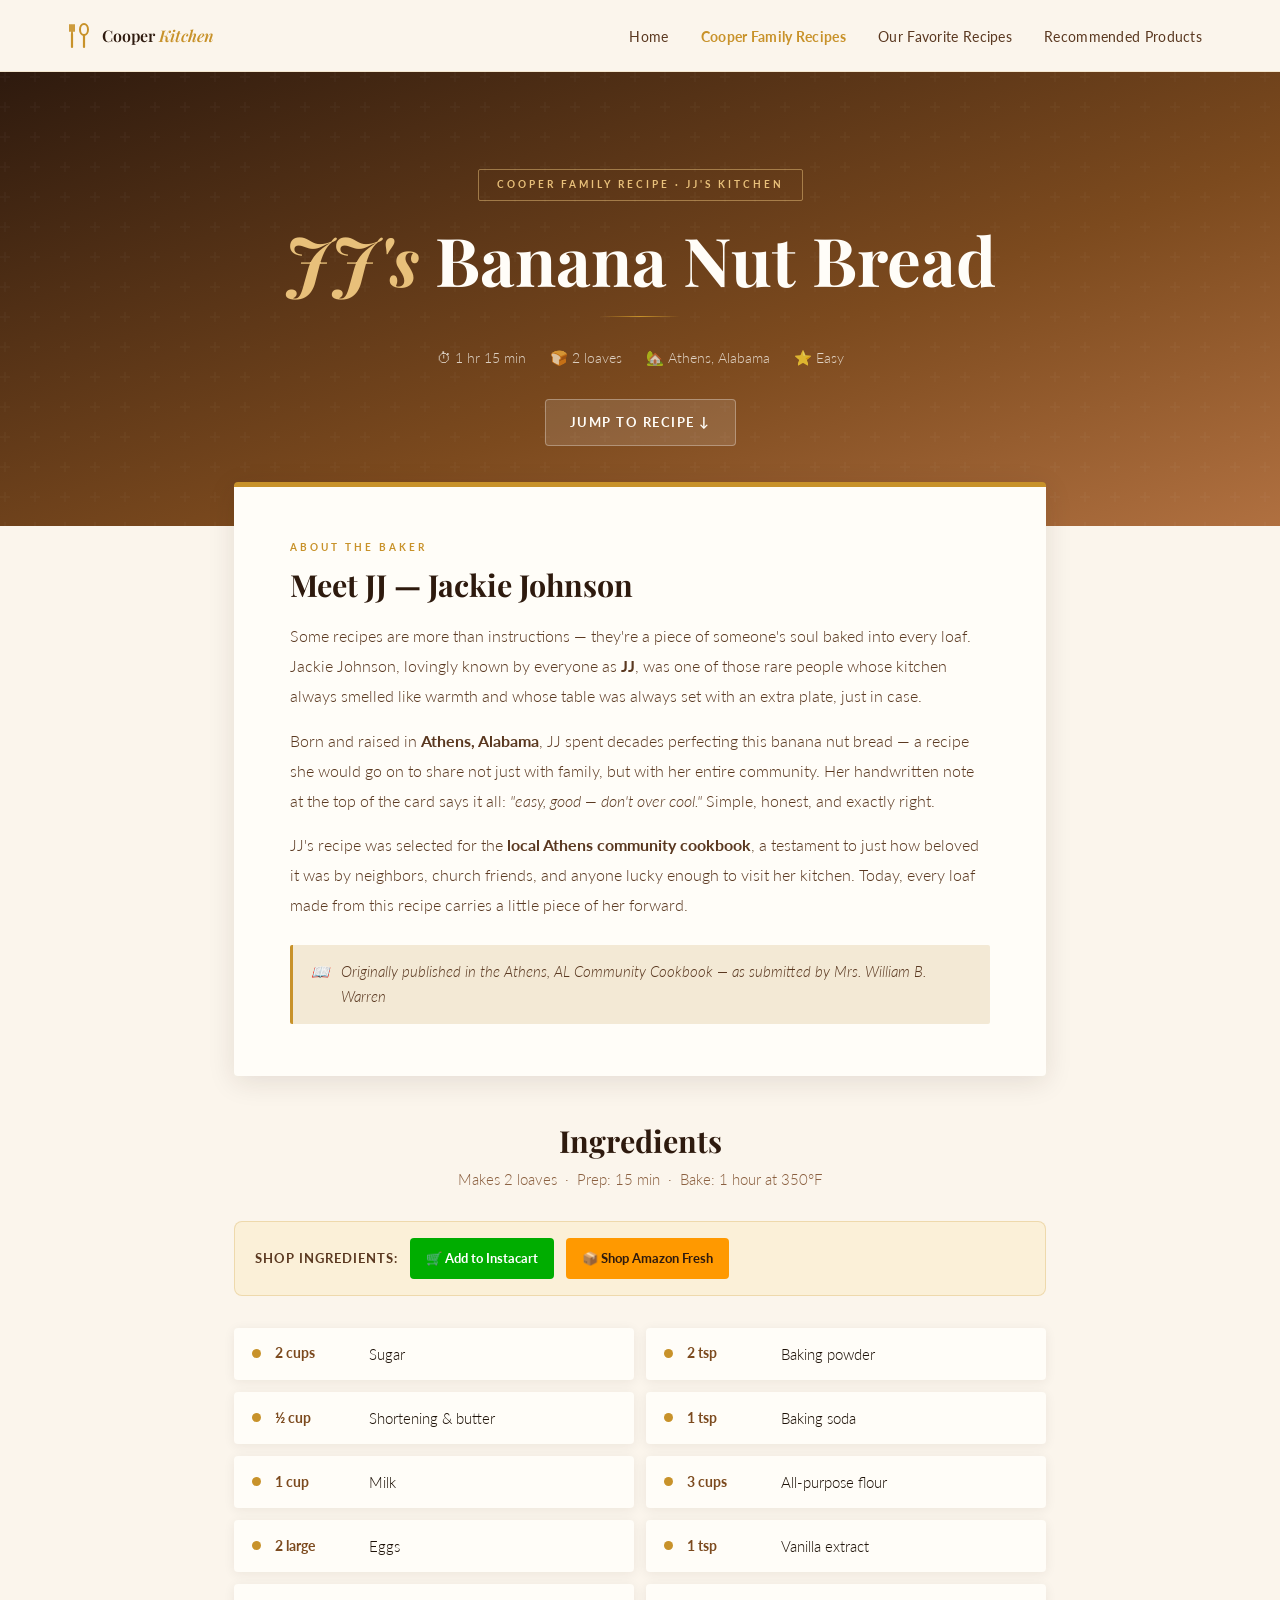
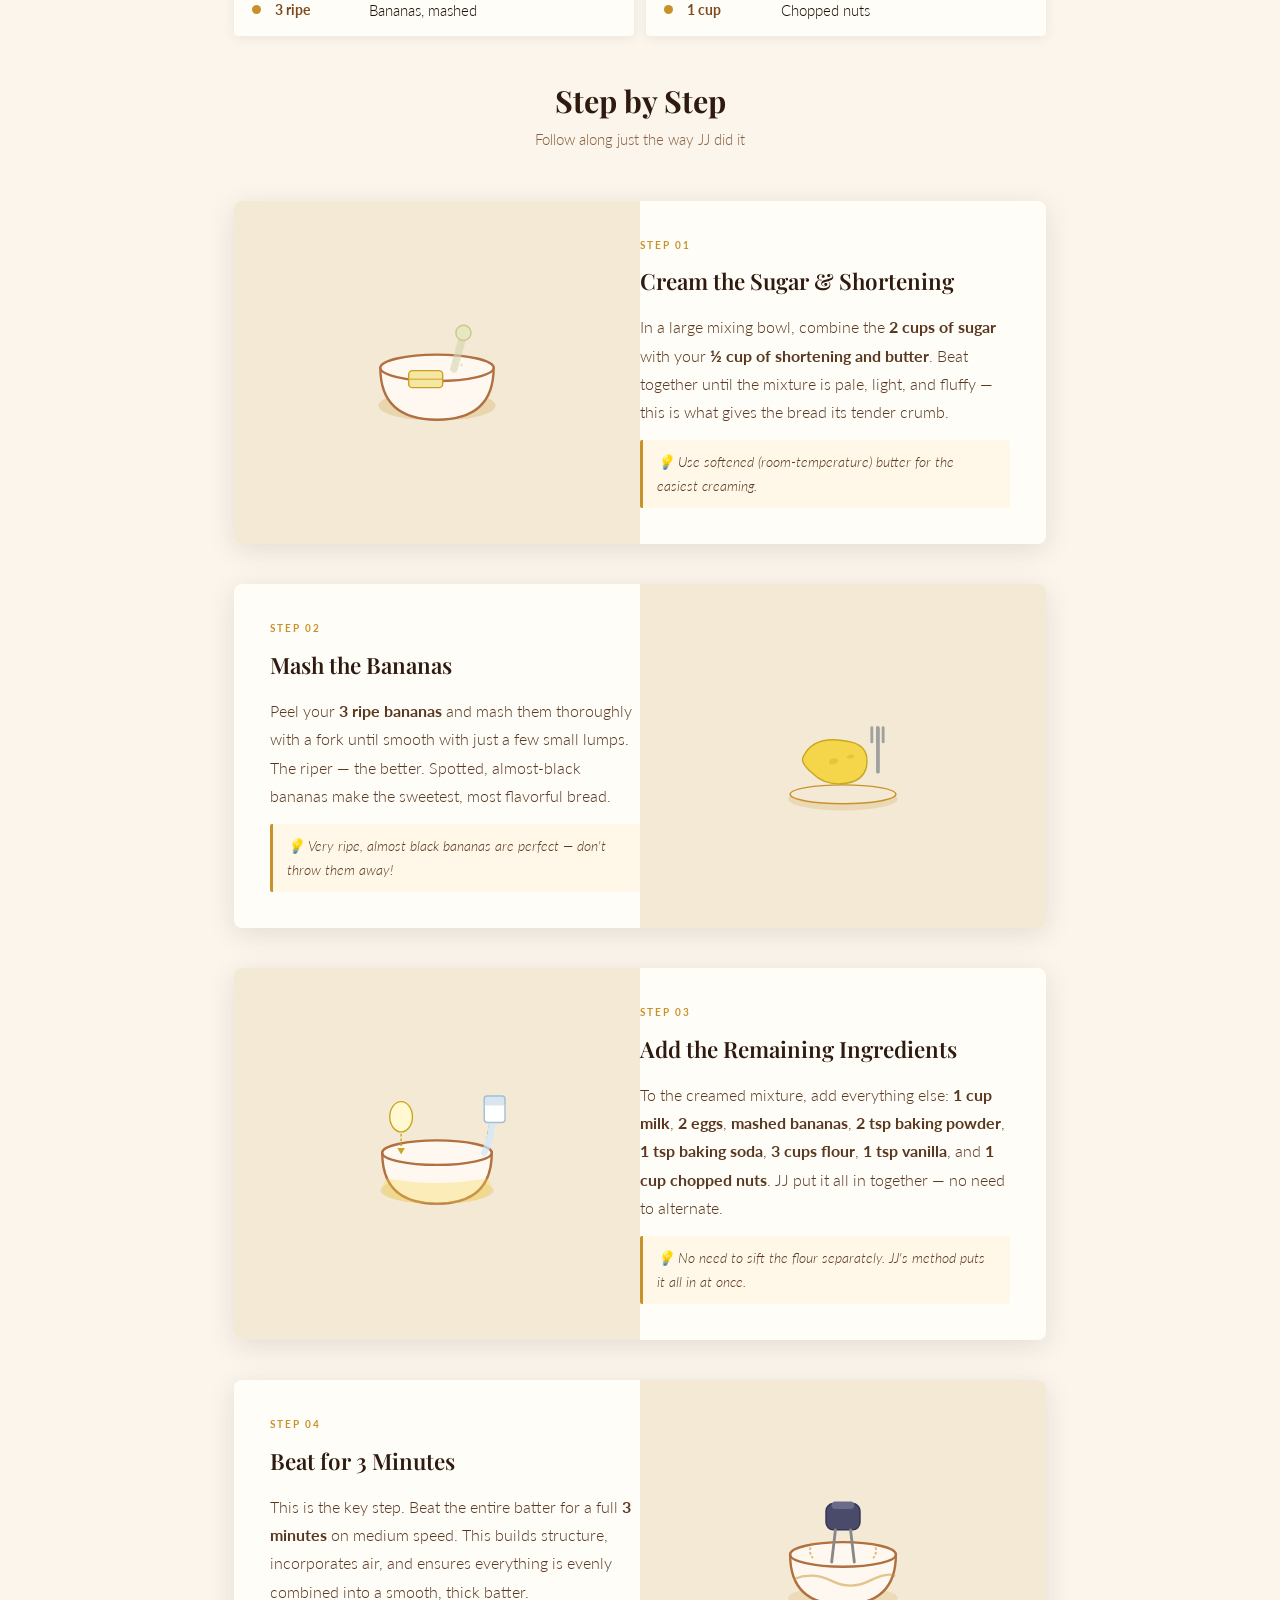
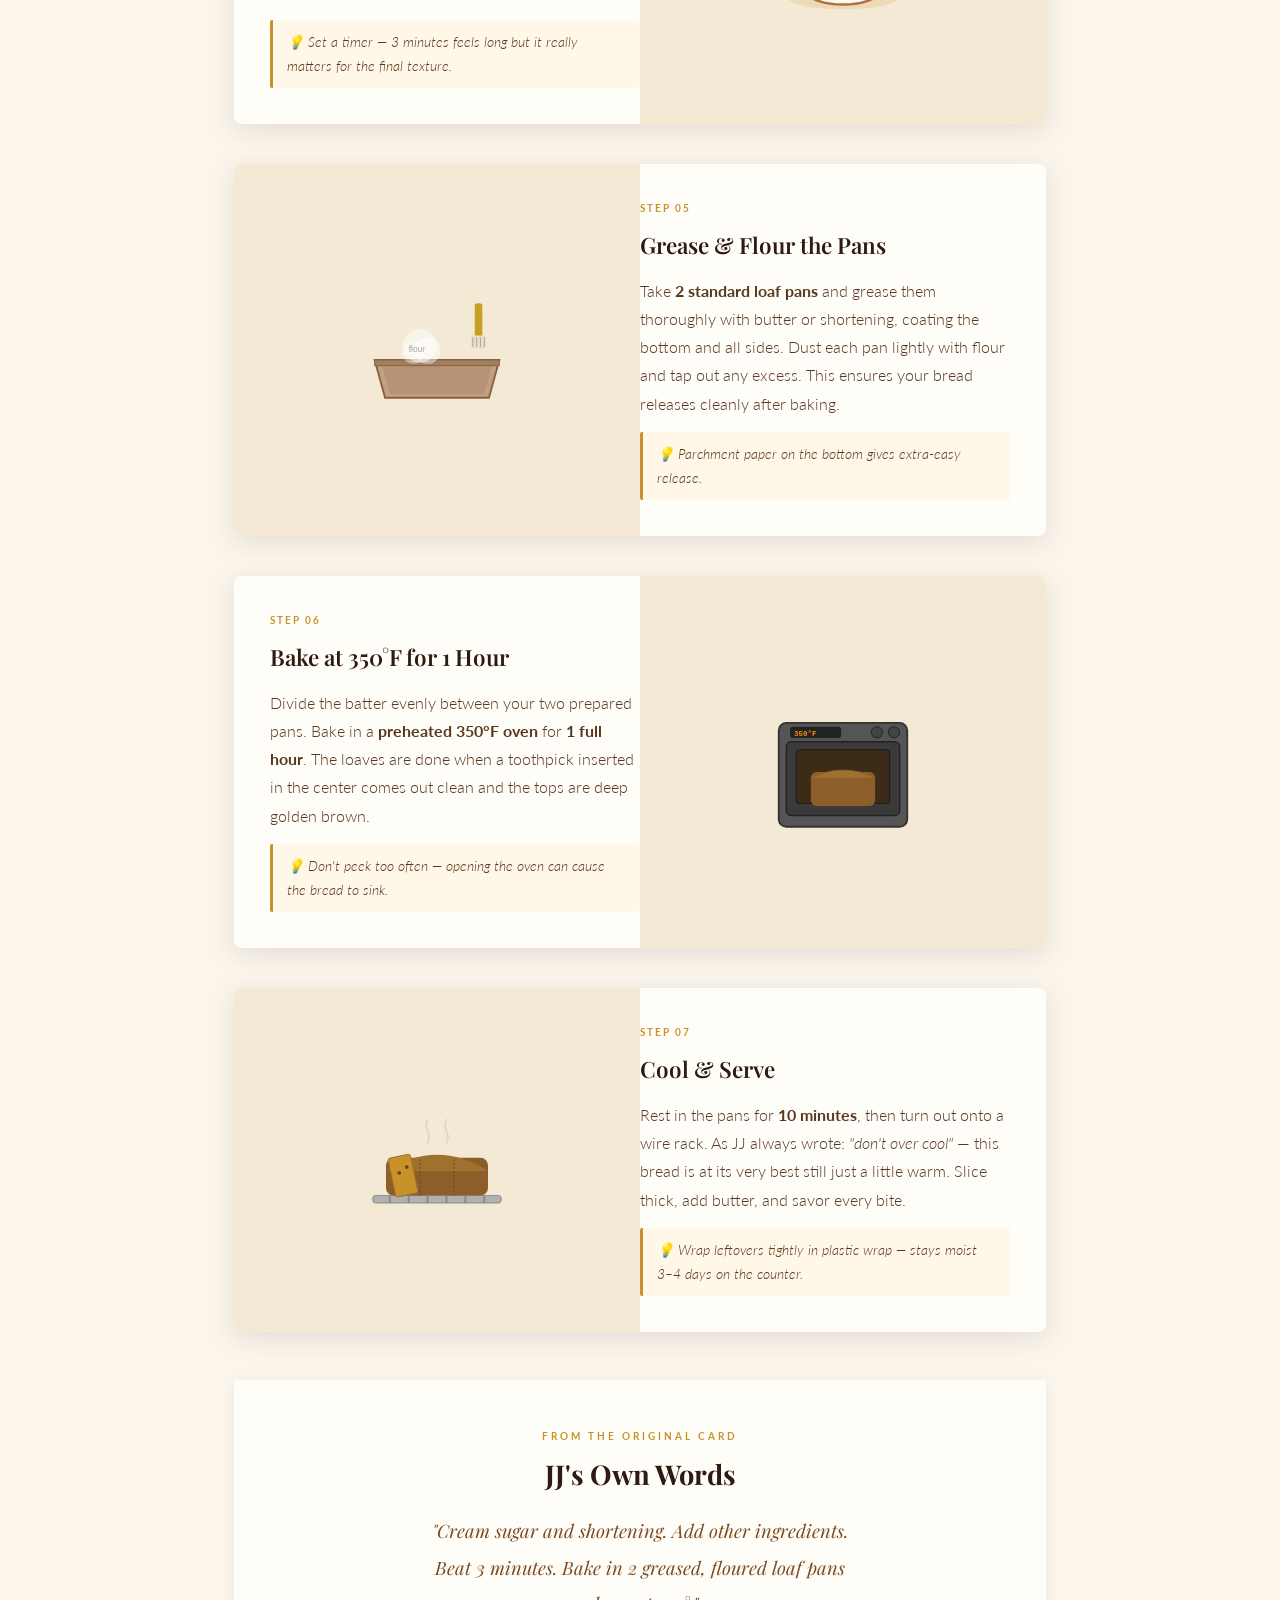
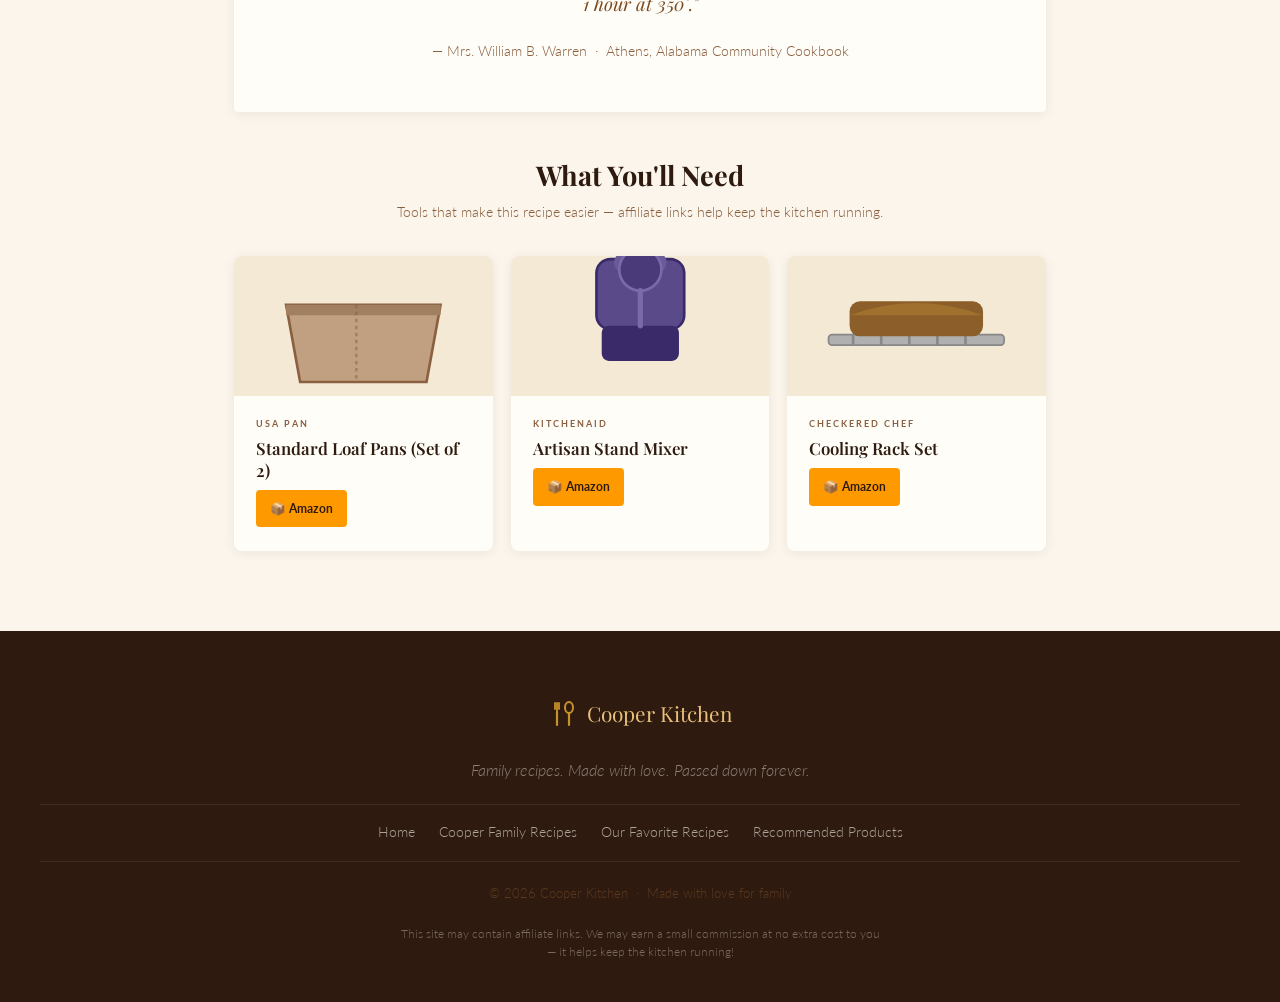
<file: recipe-jjs-banana-bread.html>
<!DOCTYPE html>
<html lang="en">
<head>
  <!-- Google tag (gtag.js) -->
  <script async src="https://www.googletagmanager.com/gtag/js?id=G-13MG0YB939"></script>
  <script>
    window.dataLayer = window.dataLayer || [];
    function gtag(){dataLayer.push(arguments);}
    gtag('js', new Date());
    gtag('config', 'G-13MG0YB939');
  </script>
  <meta charset="UTF-8" />
  <meta name="viewport" content="width=device-width, initial-scale=1.0" />
  <title>JJ's Banana Nut Bread — The Cooper Kitchen</title>
  <meta name="description" content="Jackie 'JJ' Johnson's beloved banana nut bread recipe from Athens, Alabama — published in the local community cookbook and passed down through generations. Easy, moist, and perfectly nutty." />
  <meta name="keywords" content="banana nut bread recipe, JJ's banana bread, Jackie Johnson recipe, Athens Alabama recipe, community cookbook, southern banana bread, easy banana bread" />
  <link rel="canonical" href="https://www.thecooperkitchen.com/recipe-jjs-banana-bread.html" />
  <meta name="robots" content="index, follow" />
  <meta property="og:type"        content="article" />
  <meta property="og:title"       content="JJ's Banana Nut Bread — The Cooper Kitchen" />
  <meta property="og:description" content="A beloved heirloom recipe from Athens, Alabama, passed down through generations. Easy, moist, and perfectly nutty." />
  <script type="application/ld+json">
  {
    "@context": "https://schema.org",
    "@type": "Recipe",
    "name": "JJ's Banana Nut Bread",
    "description": "Jackie 'JJ' Johnson's beloved banana nut bread — a cherished heirloom recipe from Athens, Alabama, published in the local community cookbook.",
    "author": { "@type": "Person", "name": "Jackie Johnson (JJ)" },
    "datePublished": "2024-01-01",
    "prepTime": "PT15M",
    "cookTime": "PT60M",
    "totalTime": "PT75M",
    "recipeYield": "2 loaves",
    "recipeCategory": "Bread",
    "recipeCuisine": "Southern American",
    "keywords": "banana bread, nut bread, southern baking, heirloom recipe",
    "nutrition": { "@type": "NutritionInformation", "servingSize": "1 slice" },
    "recipeIngredient": [
      "2 cups sugar", "1/2 cup shortening and butter", "1 cup milk", "2 eggs",
      "3 ripe bananas, mashed", "2 teaspoons baking powder", "1 teaspoon baking soda",
      "3 cups all-purpose flour", "1 teaspoon vanilla extract", "1 cup chopped nuts"
    ],
    "recipeInstructions": [
      { "@type": "HowToStep", "name": "Cream", "text": "Cream sugar and shortening together until light and fluffy." },
      { "@type": "HowToStep", "name": "Mash", "text": "Mash 3 ripe bananas until smooth." },
      { "@type": "HowToStep", "name": "Combine", "text": "Add all remaining ingredients to the bowl." },
      { "@type": "HowToStep", "name": "Beat",  "text": "Beat the full batter for 3 minutes." },
      { "@type": "HowToStep", "name": "Prepare", "text": "Grease and flour 2 standard loaf pans." },
      { "@type": "HowToStep", "name": "Bake",  "text": "Bake at 350°F for 1 hour." },
      { "@type": "HowToStep", "name": "Cool",  "text": "Cool briefly — don't over cool!" }
    ],
    "aggregateRating": { "@type": "AggregateRating", "ratingValue": "5", "reviewCount": "1" }
  }
  </script>
  <link rel="preconnect" href="https://fonts.googleapis.com" />
  <link rel="preconnect" href="https://fonts.gstatic.com" crossorigin />
  <link href="https://fonts.googleapis.com/css2?family=Playfair+Display:ital,wght@0,400;0,600;0,700;1,400;1,600&family=Lato:wght@300;400;700&display=swap" rel="stylesheet" />
  <link rel="stylesheet" href="css/styles.css" />
</head>
<body data-page="cooper">

  <!-- NAV injected by main.js -->

  <header class="recipe-hero">
    <div class="recipe-hero-inner">
      <div class="hero-badge">Cooper Family Recipe · JJ's Kitchen</div>
      <h1><em>JJ's</em> Banana Nut Bread</h1>
      <div class="recipe-hero-divider"></div>
      <div class="recipe-hero-meta">
        <span>⏱ 1 hr 15 min</span>
        <span>🍞 2 loaves</span>
        <span>🏡 Athens, Alabama</span>
        <span>⭐ Easy</span>
      </div>
      <a href="#recipe" class="btn-jump">Jump to Recipe ↓</a>
    </div>
  </header>

  <main class="recipe-page" id="recipe">

    <!-- ── Story ── -->
    <section class="recipe-story fade-in" aria-labelledby="story-heading">
      <span class="eyebrow">About the Baker</span>
      <h2 id="story-heading">Meet JJ — Jackie Johnson</h2>
      <p>Some recipes are more than instructions — they're a piece of someone's soul baked into every loaf. Jackie Johnson, lovingly known by everyone as <strong>JJ</strong>, was one of those rare people whose kitchen always smelled like warmth and whose table was always set with an extra plate, just in case.</p>
      <p>Born and raised in <strong>Athens, Alabama</strong>, JJ spent decades perfecting this banana nut bread — a recipe she would go on to share not just with family, but with her entire community. Her handwritten note at the top of the card says it all: <em>"easy, good — don't over cool."</em> Simple, honest, and exactly right.</p>
      <p>JJ's recipe was selected for the <strong>local Athens community cookbook</strong>, a testament to just how beloved it was by neighbors, church friends, and anyone lucky enough to visit her kitchen. Today, every loaf made from this recipe carries a little piece of her forward.</p>
      <div class="story-note">
        <span>📖</span>
        <span>Originally published in the Athens, AL Community Cookbook — as submitted by Mrs. William B. Warren</span>
      </div>
    </section>

    <!-- ── Ingredients ── -->
    <section class="ingredients-section fade-in" aria-labelledby="ingredients-heading">
      <h2 class="ingredients-title" id="ingredients-heading">Ingredients</h2>
      <p class="ingredients-sub">Makes 2 loaves &nbsp;·&nbsp; Prep: 15 min &nbsp;·&nbsp; Bake: 1 hour at 350°F</p>

      <div class="affiliate-bar" aria-label="Shop ingredients online">
        <span class="affiliate-bar__label">Shop ingredients:</span>
        <!-- Replace instacart-affiliate-link and YOUR_AMAZON_TAG with real affiliate links -->
        <a href="https://www.instacart.com/store?utm_source=affiliate&ref=YOUR_REF" class="btn-affiliate btn-affiliate--instacart" target="_blank" rel="noopener sponsored">🛒 Add to Instacart</a>
        <a href="https://www.amazon.com/s?k=banana+bread+baking+ingredients&tag=YOUR_AMAZON_TAG" class="btn-affiliate btn-affiliate--amazon" target="_blank" rel="noopener sponsored">📦 Shop Amazon Fresh</a>
      </div>

      <div class="ingredients-grid">
        <div class="ingredient-item"><div class="ingredient-dot"></div><span class="ingredient-amount">2 cups</span><span class="ingredient-name">Sugar</span></div>
        <div class="ingredient-item"><div class="ingredient-dot"></div><span class="ingredient-amount">2 tsp</span><span class="ingredient-name">Baking powder</span></div>
        <div class="ingredient-item"><div class="ingredient-dot"></div><span class="ingredient-amount">½ cup</span><span class="ingredient-name">Shortening &amp; butter</span></div>
        <div class="ingredient-item"><div class="ingredient-dot"></div><span class="ingredient-amount">1 tsp</span><span class="ingredient-name">Baking soda</span></div>
        <div class="ingredient-item"><div class="ingredient-dot"></div><span class="ingredient-amount">1 cup</span><span class="ingredient-name">Milk</span></div>
        <div class="ingredient-item"><div class="ingredient-dot"></div><span class="ingredient-amount">3 cups</span><span class="ingredient-name">All-purpose flour</span></div>
        <div class="ingredient-item"><div class="ingredient-dot"></div><span class="ingredient-amount">2 large</span><span class="ingredient-name">Eggs</span></div>
        <div class="ingredient-item"><div class="ingredient-dot"></div><span class="ingredient-amount">1 tsp</span><span class="ingredient-name">Vanilla extract</span></div>
        <div class="ingredient-item"><div class="ingredient-dot"></div><span class="ingredient-amount">3 ripe</span><span class="ingredient-name">Bananas, mashed</span></div>
        <div class="ingredient-item"><div class="ingredient-dot"></div><span class="ingredient-amount">1 cup</span><span class="ingredient-name">Chopped nuts</span></div>
      </div>
    </section>

    <!-- ── Steps ── -->
    <section class="steps-section fade-in" aria-labelledby="steps-heading">
      <h2 class="steps-title" id="steps-heading">Step by Step</h2>
      <p class="steps-sub">Follow along just the way JJ did it</p>

      <div class="steps-list">

        <div class="step-card fade-in">
          <div class="step-illustration">
            <svg viewBox="0 0 180 160" xmlns="http://www.w3.org/2000/svg" aria-hidden="true">
              <ellipse cx="90" cy="115" rx="62" ry="16" fill="#D4A853" opacity="0.3"/>
              <path d="M30 75 Q30 130 90 130 Q150 130 150 75 Z" fill="#FFF8F0" stroke="#B07040" stroke-width="2.5"/>
              <ellipse cx="90" cy="75" rx="60" ry="14" fill="#FFF8F0" stroke="#B07040" stroke-width="2.5"/>
              <rect x="60" y="78" width="36" height="18" rx="4" fill="#F5E6A3" stroke="#C8A020" stroke-width="1.5"/>
              <line x1="60" y1="87" x2="96" y2="87" stroke="#C8A020" stroke-width="1"/>
              <path d="M118 40 L108 76" stroke="#D4D4B0" stroke-width="8" stroke-linecap="round" opacity="0.6"/>
              <circle cx="118" cy="38" r="8" fill="#E8E8C0" stroke="#C8C890" stroke-width="1.5"/>
              <circle cx="112" cy="68" r="1.5" fill="#E8E8C0"/>
              <circle cx="107" cy="73" r="1.5" fill="#E8E8C0"/>
              <circle cx="116" cy="72" r="1.5" fill="#E8E8C0"/>
            </svg>
          </div>
          <div class="step-content">
            <div class="step-number">Step 01</div>
            <div class="step-title">Cream the Sugar &amp; Shortening</div>
            <p class="step-desc">In a large mixing bowl, combine the <strong>2 cups of sugar</strong> with your <strong>½ cup of shortening and butter</strong>. Beat together until the mixture is pale, light, and fluffy — this is what gives the bread its tender crumb.</p>
            <div class="step-tip">💡 Use softened (room-temperature) butter for the easiest creaming.</div>
          </div>
        </div>

        <div class="step-card reverse fade-in">
          <div class="step-illustration">
            <svg viewBox="0 0 180 160" xmlns="http://www.w3.org/2000/svg" aria-hidden="true">
              <ellipse cx="90" cy="125" rx="58" ry="12" fill="#D4A853" opacity="0.25"/>
              <ellipse cx="90" cy="120" rx="56" ry="10" fill="#F3E9D5" stroke="#C8922A" stroke-width="1.5"/>
              <path d="M48 80 Q60 55 100 65 Q118 70 115 90 Q112 105 95 108 Q72 112 58 98 Q44 86 48 80Z" fill="#F5D54A" stroke="#C8A820" stroke-width="1.5"/>
              <ellipse cx="80" cy="85" rx="5" ry="3" fill="#C8A820" opacity="0.35" transform="rotate(-20 80 85)"/>
              <ellipse cx="98" cy="80" rx="4" ry="2" fill="#C8A820" opacity="0.35" transform="rotate(-10 98 80)"/>
              <rect x="125" y="48" width="4" height="50" rx="2" fill="#A0A0A0"/>
              <rect x="119" y="48" width="3" height="18" rx="1.5" fill="#A0A0A0"/>
              <rect x="125" y="48" width="3" height="18" rx="1.5" fill="#A0A0A0"/>
              <rect x="131" y="48" width="3" height="18" rx="1.5" fill="#A0A0A0"/>
            </svg>
          </div>
          <div class="step-content">
            <div class="step-number">Step 02</div>
            <div class="step-title">Mash the Bananas</div>
            <p class="step-desc">Peel your <strong>3 ripe bananas</strong> and mash them thoroughly with a fork until smooth with just a few small lumps. The riper — the better. Spotted, almost-black bananas make the sweetest, most flavorful bread.</p>
            <div class="step-tip">💡 Very ripe, almost black bananas are perfect — don't throw them away!</div>
          </div>
        </div>

        <div class="step-card fade-in">
          <div class="step-illustration">
            <svg viewBox="0 0 180 160" xmlns="http://www.w3.org/2000/svg" aria-hidden="true">
              <ellipse cx="90" cy="118" rx="60" ry="14" fill="#D4A853" opacity="0.25"/>
              <path d="M32 78 Q32 132 90 132 Q148 132 148 78 Z" fill="#FFF8F0" stroke="#B07040" stroke-width="2.5"/>
              <ellipse cx="90" cy="78" rx="58" ry="13" fill="#FFF8F0" stroke="#B07040" stroke-width="2.5"/>
              <path d="M36 105 Q90 115 144 105 Q148 115 148 115 Q148 132 90 132 Q32 132 32 115 Z" fill="#F5D54A" opacity="0.35"/>
              <path d="M148 30 Q150 60 140 78" stroke="#D0E8FF" stroke-width="7" stroke-linecap="round" opacity="0.7"/>
              <rect x="140" y="18" width="22" height="28" rx="3" fill="white" stroke="#A0C0D8" stroke-width="1.5"/>
              <rect x="140" y="18" width="22" height="10" rx="2" fill="#A0C0D8" opacity="0.4"/>
              <ellipse cx="52" cy="40" rx="12" ry="16" fill="#FFF8D0" stroke="#C8A820" stroke-width="1.5"/>
              <line x1="52" y1="58" x2="52" y2="76" stroke="#C8A820" stroke-width="1.5" stroke-dasharray="3,2"/>
              <polygon points="52,80 48,73 56,73" fill="#C8A820"/>
            </svg>
          </div>
          <div class="step-content">
            <div class="step-number">Step 03</div>
            <div class="step-title">Add the Remaining Ingredients</div>
            <p class="step-desc">To the creamed mixture, add everything else: <strong>1 cup milk</strong>, <strong>2 eggs</strong>, <strong>mashed bananas</strong>, <strong>2 tsp baking powder</strong>, <strong>1 tsp baking soda</strong>, <strong>3 cups flour</strong>, <strong>1 tsp vanilla</strong>, and <strong>1 cup chopped nuts</strong>. JJ put it all in together — no need to alternate.</p>
            <div class="step-tip">💡 No need to sift the flour separately. JJ's method puts it all in at once.</div>
          </div>
        </div>

        <div class="step-card reverse fade-in">
          <div class="step-illustration">
            <svg viewBox="0 0 180 160" xmlns="http://www.w3.org/2000/svg" aria-hidden="true">
              <ellipse cx="90" cy="128" rx="58" ry="12" fill="#D4A853" opacity="0.22"/>
              <path d="M34 82 Q34 135 90 135 Q146 135 146 82 Z" fill="#FFF8F0" stroke="#B07040" stroke-width="2.5"/>
              <ellipse cx="90" cy="82" rx="56" ry="13" fill="#FFF8F0" stroke="#B07040" stroke-width="2.5"/>
              <path d="M38 108 Q58 100 78 110 Q98 120 118 110 Q138 100 145 105" stroke="#C8922A" stroke-width="2.5" fill="none" opacity="0.5"/>
              <rect x="72" y="28" width="36" height="28" rx="8" fill="#4A4A6A" stroke="#333355" stroke-width="1.5"/>
              <rect x="78" y="26" width="24" height="8" rx="4" fill="#6A6A8A"/>
              <line x1="82" y1="56" x2="78" y2="90" stroke="#888" stroke-width="3" stroke-linecap="round"/>
              <line x1="98" y1="56" x2="102" y2="90" stroke="#888" stroke-width="3" stroke-linecap="round"/>
              <path d="M58 70 Q52 78 58 86" stroke="#C8922A" stroke-width="2" fill="none" stroke-dasharray="3,2" opacity="0.6"/>
              <path d="M122 70 Q128 78 122 86" stroke="#C8922A" stroke-width="2" fill="none" stroke-dasharray="3,2" opacity="0.6"/>
            </svg>
          </div>
          <div class="step-content">
            <div class="step-number">Step 04</div>
            <div class="step-title">Beat for 3 Minutes</div>
            <p class="step-desc">This is the key step. Beat the entire batter for a full <strong>3 minutes</strong> on medium speed. This builds structure, incorporates air, and ensures everything is evenly combined into a smooth, thick batter.</p>
            <div class="step-tip">💡 Set a timer — 3 minutes feels long but it really matters for the final texture.</div>
          </div>
        </div>

        <div class="step-card fade-in">
          <div class="step-illustration">
            <svg viewBox="0 0 180 160" xmlns="http://www.w3.org/2000/svg" aria-hidden="true">
              <path d="M24 90 L156 90 L145 130 L35 130 Z" fill="#C0A080" stroke="#8B6040" stroke-width="2"/>
              <path d="M24 90 L156 90 L156 96 L24 96 Z" fill="#A08060" stroke="#8B6040" stroke-width="1"/>
              <path d="M32 96 L148 96 L140 126 L40 126 Z" fill="#8B6040" opacity="0.2"/>
              <rect x="130" y="30" width="8" height="40" rx="3" fill="#C8A020"/>
              <rect x="126" y="64" width="16" height="14" rx="2" fill="#E8E0C8"/>
              <line x1="128" y1="66" x2="128" y2="76" stroke="#B0A090" stroke-width="1"/>
              <line x1="132" y1="66" x2="132" y2="76" stroke="#B0A090" stroke-width="1"/>
              <line x1="136" y1="66" x2="136" y2="76" stroke="#B0A090" stroke-width="1"/>
              <line x1="140" y1="66" x2="140" y2="76" stroke="#B0A090" stroke-width="1"/>
              <circle cx="72" cy="75" r="18" fill="white" opacity="0.5"/>
              <circle cx="65" cy="82" r="12" fill="white" opacity="0.4"/>
              <circle cx="80" cy="80" r="14" fill="white" opacity="0.45"/>
              <text x="60" y="82" font-size="9" fill="#A0A0A0" font-family="sans-serif">flour</text>
            </svg>
          </div>
          <div class="step-content">
            <div class="step-number">Step 05</div>
            <div class="step-title">Grease &amp; Flour the Pans</div>
            <p class="step-desc">Take <strong>2 standard loaf pans</strong> and grease them thoroughly with butter or shortening, coating the bottom and all sides. Dust each pan lightly with flour and tap out any excess. This ensures your bread releases cleanly after baking.</p>
            <div class="step-tip">💡 Parchment paper on the bottom gives extra-easy release.</div>
          </div>
        </div>

        <div class="step-card reverse fade-in">
          <div class="step-illustration">
            <svg viewBox="0 0 180 160" xmlns="http://www.w3.org/2000/svg" aria-hidden="true">
              <rect x="22" y="38" width="136" height="110" rx="8" fill="#555" stroke="#333" stroke-width="2"/>
              <rect x="30" y="58" width="120" height="78" rx="5" fill="#3A3A3A" stroke="#222" stroke-width="1.5"/>
              <rect x="40" y="66" width="100" height="58" rx="4" fill="#1A1A1A"/>
              <rect x="41" y="67" width="98" height="56" rx="3" fill="#FF8C00" opacity="0.15"/>
              <rect x="56" y="90" width="68" height="36" rx="6" fill="#8B5E2A"/>
              <path d="M56 96 Q90 80 124 96" fill="#A0702E" stroke="#8B5E2A" stroke-width="1"/>
              <rect x="34" y="42" width="54" height="12" rx="3" fill="#222"/>
              <text x="38" y="52" font-size="8" fill="#FF8C00" font-family="monospace" font-weight="bold">350°F</text>
              <circle cx="126" cy="48" r="6" fill="#444" stroke="#222" stroke-width="1"/>
              <circle cx="144" cy="48" r="6" fill="#444" stroke="#222" stroke-width="1"/>
            </svg>
          </div>
          <div class="step-content">
            <div class="step-number">Step 06</div>
            <div class="step-title">Bake at 350°F for 1 Hour</div>
            <p class="step-desc">Divide the batter evenly between your two prepared pans. Bake in a <strong>preheated 350°F oven</strong> for <strong>1 full hour</strong>. The loaves are done when a toothpick inserted in the center comes out clean and the tops are deep golden brown.</p>
            <div class="step-tip">💡 Don't peek too often — opening the oven can cause the bread to sink.</div>
          </div>
        </div>

        <div class="step-card fade-in">
          <div class="step-illustration">
            <svg viewBox="0 0 180 160" xmlns="http://www.w3.org/2000/svg" aria-hidden="true">
              <rect x="22" y="118" width="136" height="8" rx="3" fill="#B0B0B0" stroke="#888" stroke-width="1"/>
              <line x1="40"  y1="118" x2="40"  y2="126" stroke="#888" stroke-width="2"/>
              <line x1="60"  y1="118" x2="60"  y2="126" stroke="#888" stroke-width="2"/>
              <line x1="80"  y1="118" x2="80"  y2="126" stroke="#888" stroke-width="2"/>
              <line x1="100" y1="118" x2="100" y2="126" stroke="#888" stroke-width="2"/>
              <line x1="120" y1="118" x2="120" y2="126" stroke="#888" stroke-width="2"/>
              <line x1="140" y1="118" x2="140" y2="126" stroke="#888" stroke-width="2"/>
              <rect x="36" y="78" width="108" height="40" rx="8" fill="#8B5E2A"/>
              <path d="M36 92 Q90 58 144 92" fill="#A0702E"/>
              <line x1="72"  y1="80" x2="72"  y2="118" stroke="#6B4518" stroke-width="1.5" stroke-dasharray="2,2" opacity="0.7"/>
              <line x1="108" y1="80" x2="108" y2="118" stroke="#6B4518" stroke-width="1.5" stroke-dasharray="2,2" opacity="0.7"/>
              <rect x="42" y="76" width="24" height="42" rx="3" fill="#C8922A" stroke="#A0702E" stroke-width="1" transform="rotate(-12 54 97)"/>
              <circle cx="50" cy="94" r="2" fill="#6B4518"/>
              <circle cx="58" cy="88" r="2" fill="#6B4518"/>
              <path d="M80 62 Q83 56 80 50 Q77 44 80 38" stroke="#CCCCCC" stroke-width="2" fill="none" stroke-linecap="round" opacity="0.6"/>
              <path d="M100 62 Q103 56 100 50 Q97 44 100 38" stroke="#CCCCCC" stroke-width="2" fill="none" stroke-linecap="round" opacity="0.6"/>
            </svg>
          </div>
          <div class="step-content">
            <div class="step-number">Step 07</div>
            <div class="step-title">Cool &amp; Serve</div>
            <p class="step-desc">Rest in the pans for <strong>10 minutes</strong>, then turn out onto a wire rack. As JJ always wrote: <em>"don't over cool"</em> — this bread is at its very best still just a little warm. Slice thick, add butter, and savor every bite.</p>
            <div class="step-tip">💡 Wrap leftovers tightly in plastic wrap — stays moist 3–4 days on the counter.</div>
          </div>
        </div>

      </div>
    </section>

    <!-- ── Original recipe card ── -->
    <section class="recipe-original fade-in" aria-labelledby="original-heading">
      <span class="eyebrow">From the Original Card</span>
      <h2 id="original-heading">JJ's Own Words</h2>
      <blockquote>
        "Cream sugar and shortening. Add other ingredients.<br/>
        Beat 3 minutes. Bake in 2 greased, floured loaf pans<br/>
        1 hour at 350°."
      </blockquote>
      <cite>— Mrs. William B. Warren &nbsp;·&nbsp; Athens, Alabama Community Cookbook</cite>
    </section>

    <!-- ── Recommended products ── -->
    <section class="recipe-products fade-in" aria-labelledby="products-heading">
      <h2 id="products-heading">What You'll Need</h2>
      <p>Tools that make this recipe easier — affiliate links help keep the kitchen running.</p>
      <div class="recipe-products-grid">
        <div class="product-card">
          <div class="product-card__image" style="height:140px;">
            <svg viewBox="0 0 120 100" xmlns="http://www.w3.org/2000/svg" aria-hidden="true">
              <path d="M16 38 L104 38 L96 82 L24 82 Z" fill="#C0A080" stroke="#8B6040" stroke-width="1.5"/>
              <path d="M16 38 L104 38 L104 44 L16 44 Z" fill="#A08060"/>
              <path d="M56 38 L56 82" stroke="#8B6040" stroke-width="1.5" stroke-dasharray="2,2" opacity="0.5"/>
            </svg>
          </div>
          <div class="product-card__body">
            <div class="product-card__brand">USA Pan</div>
            <div class="product-card__name">Standard Loaf Pans (Set of 2)</div>
            <div class="product-card__actions">
              <a href="https://www.amazon.com/s?k=USA+Pan+loaf+pans&tag=YOUR_AMAZON_TAG" class="btn-product btn-product--amazon" target="_blank" rel="noopener sponsored">📦 Amazon</a>
            </div>
          </div>
        </div>
        <div class="product-card">
          <div class="product-card__image" style="height:140px;">
            <svg viewBox="0 0 120 100" xmlns="http://www.w3.org/2000/svg" aria-hidden="true">
              <rect x="35" y="12" width="50" height="40" rx="8" fill="#5A4A8A" stroke="#3A2A6A" stroke-width="1.5"/>
              <rect x="45" y="8" width="30" height="12" rx="6" fill="#6A5A9A"/>
              <circle cx="60" cy="18" r="12" fill="#4A3A7A" stroke="#7A6AAA" stroke-width="1.5"/>
              <rect x="38" y="50" width="44" height="20" rx="4" fill="#3A2A6A"/>
              <path d="M60 30 L60 50" stroke="#7A6AAA" stroke-width="3" stroke-linecap="round"/>
            </svg>
          </div>
          <div class="product-card__body">
            <div class="product-card__brand">KitchenAid</div>
            <div class="product-card__name">Artisan Stand Mixer</div>
            <div class="product-card__actions">
              <a href="https://www.amazon.com/s?k=KitchenAid+Artisan+Stand+Mixer&tag=YOUR_AMAZON_TAG" class="btn-product btn-product--amazon" target="_blank" rel="noopener sponsored">📦 Amazon</a>
            </div>
          </div>
        </div>
        <div class="product-card">
          <div class="product-card__image" style="height:140px;">
            <svg viewBox="0 0 120 100" xmlns="http://www.w3.org/2000/svg" aria-hidden="true">
              <rect x="10" y="55" width="100" height="6" rx="2" fill="#B0B0B0" stroke="#888" stroke-width="1"/>
              <line x1="24" y1="55" x2="24" y2="61" stroke="#888" stroke-width="1.5"/>
              <line x1="40" y1="55" x2="40" y2="61" stroke="#888" stroke-width="1.5"/>
              <line x1="56" y1="55" x2="56" y2="61" stroke="#888" stroke-width="1.5"/>
              <line x1="72" y1="55" x2="72" y2="61" stroke="#888" stroke-width="1.5"/>
              <line x1="88" y1="55" x2="88" y2="61" stroke="#888" stroke-width="1.5"/>
              <rect x="22" y="36" width="76" height="20" rx="6" fill="#8B5E2A"/>
              <path d="M22 44 Q60 30 98 44" fill="#A0702E"/>
            </svg>
          </div>
          <div class="product-card__body">
            <div class="product-card__brand">Checkered Chef</div>
            <div class="product-card__name">Cooling Rack Set</div>
            <div class="product-card__actions">
              <a href="https://www.amazon.com/s?k=stainless+steel+cooling+rack+set&tag=YOUR_AMAZON_TAG" class="btn-product btn-product--amazon" target="_blank" rel="noopener sponsored">📦 Amazon</a>
            </div>
          </div>
        </div>
      </div>
    </section>

  </main>

  <!-- FOOTER injected by main.js -->
  <script src="js/main.js"></script>
</body>
</html>
</file>
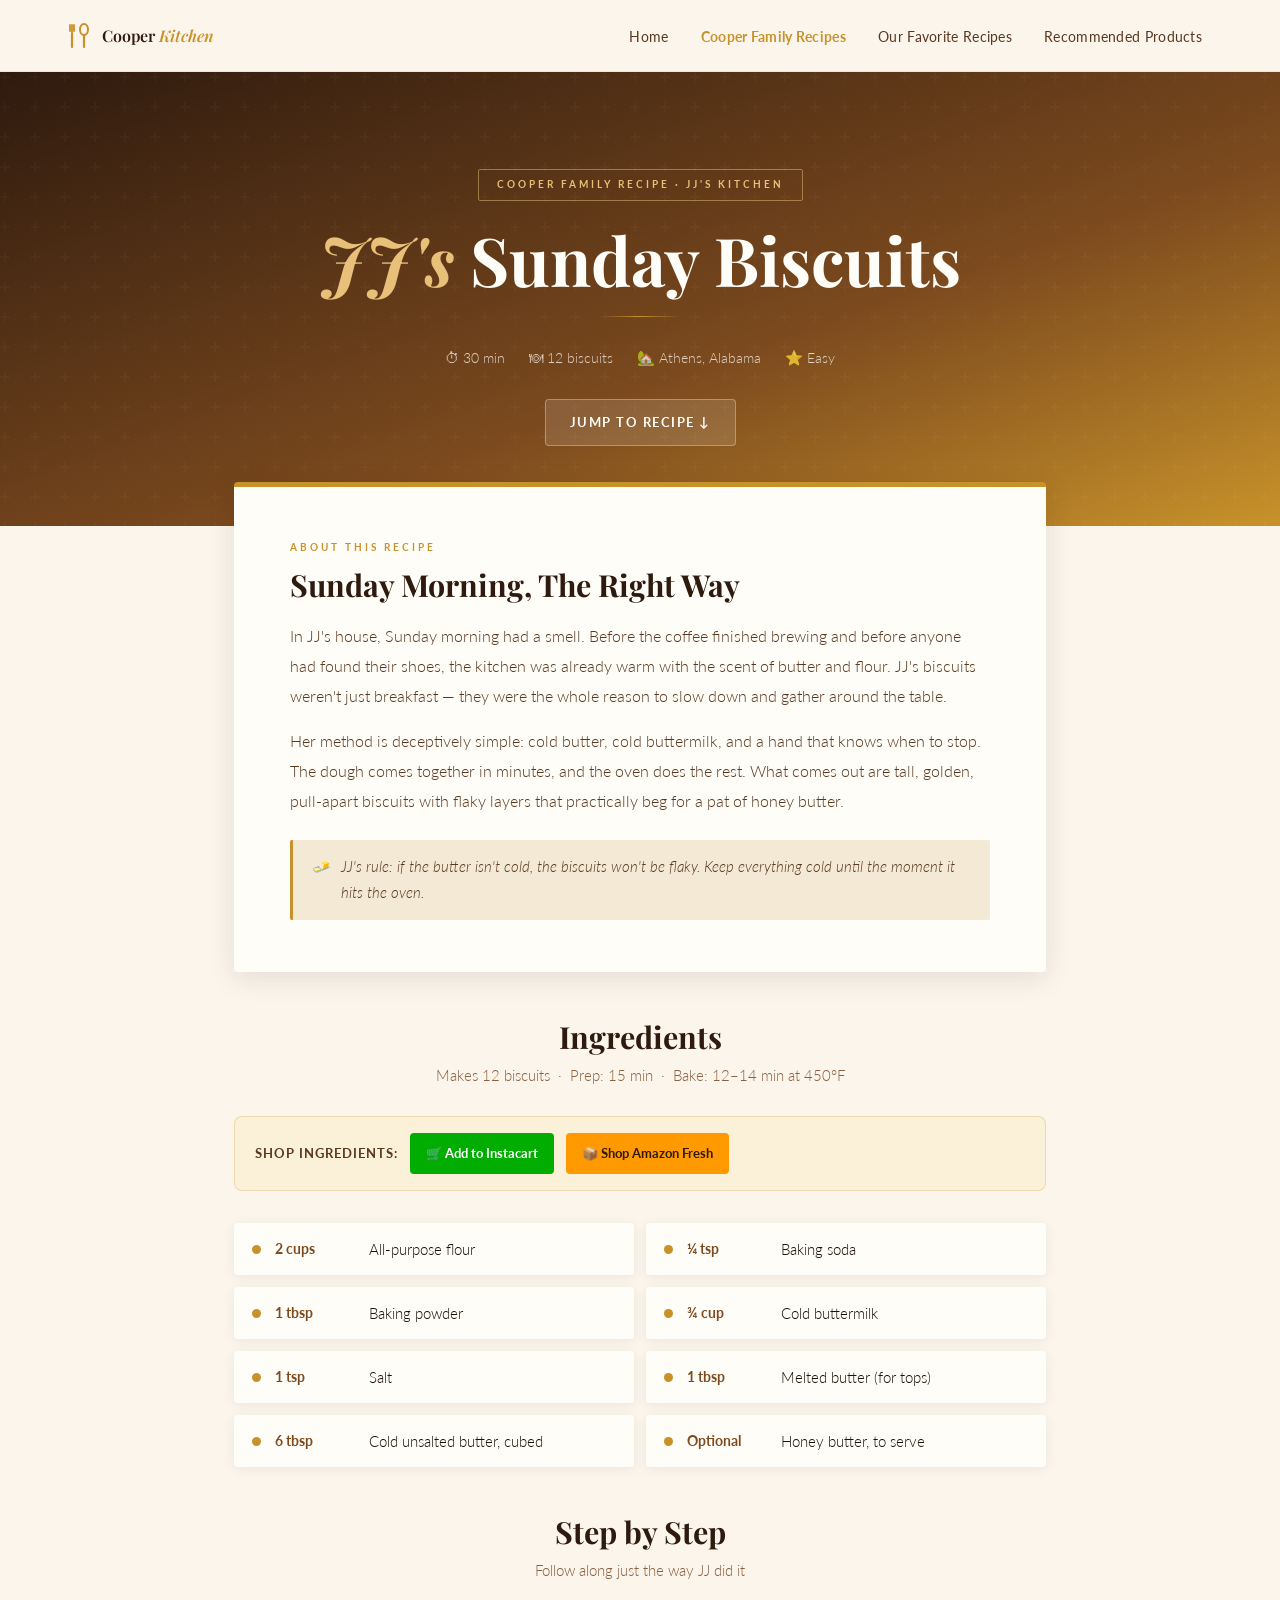
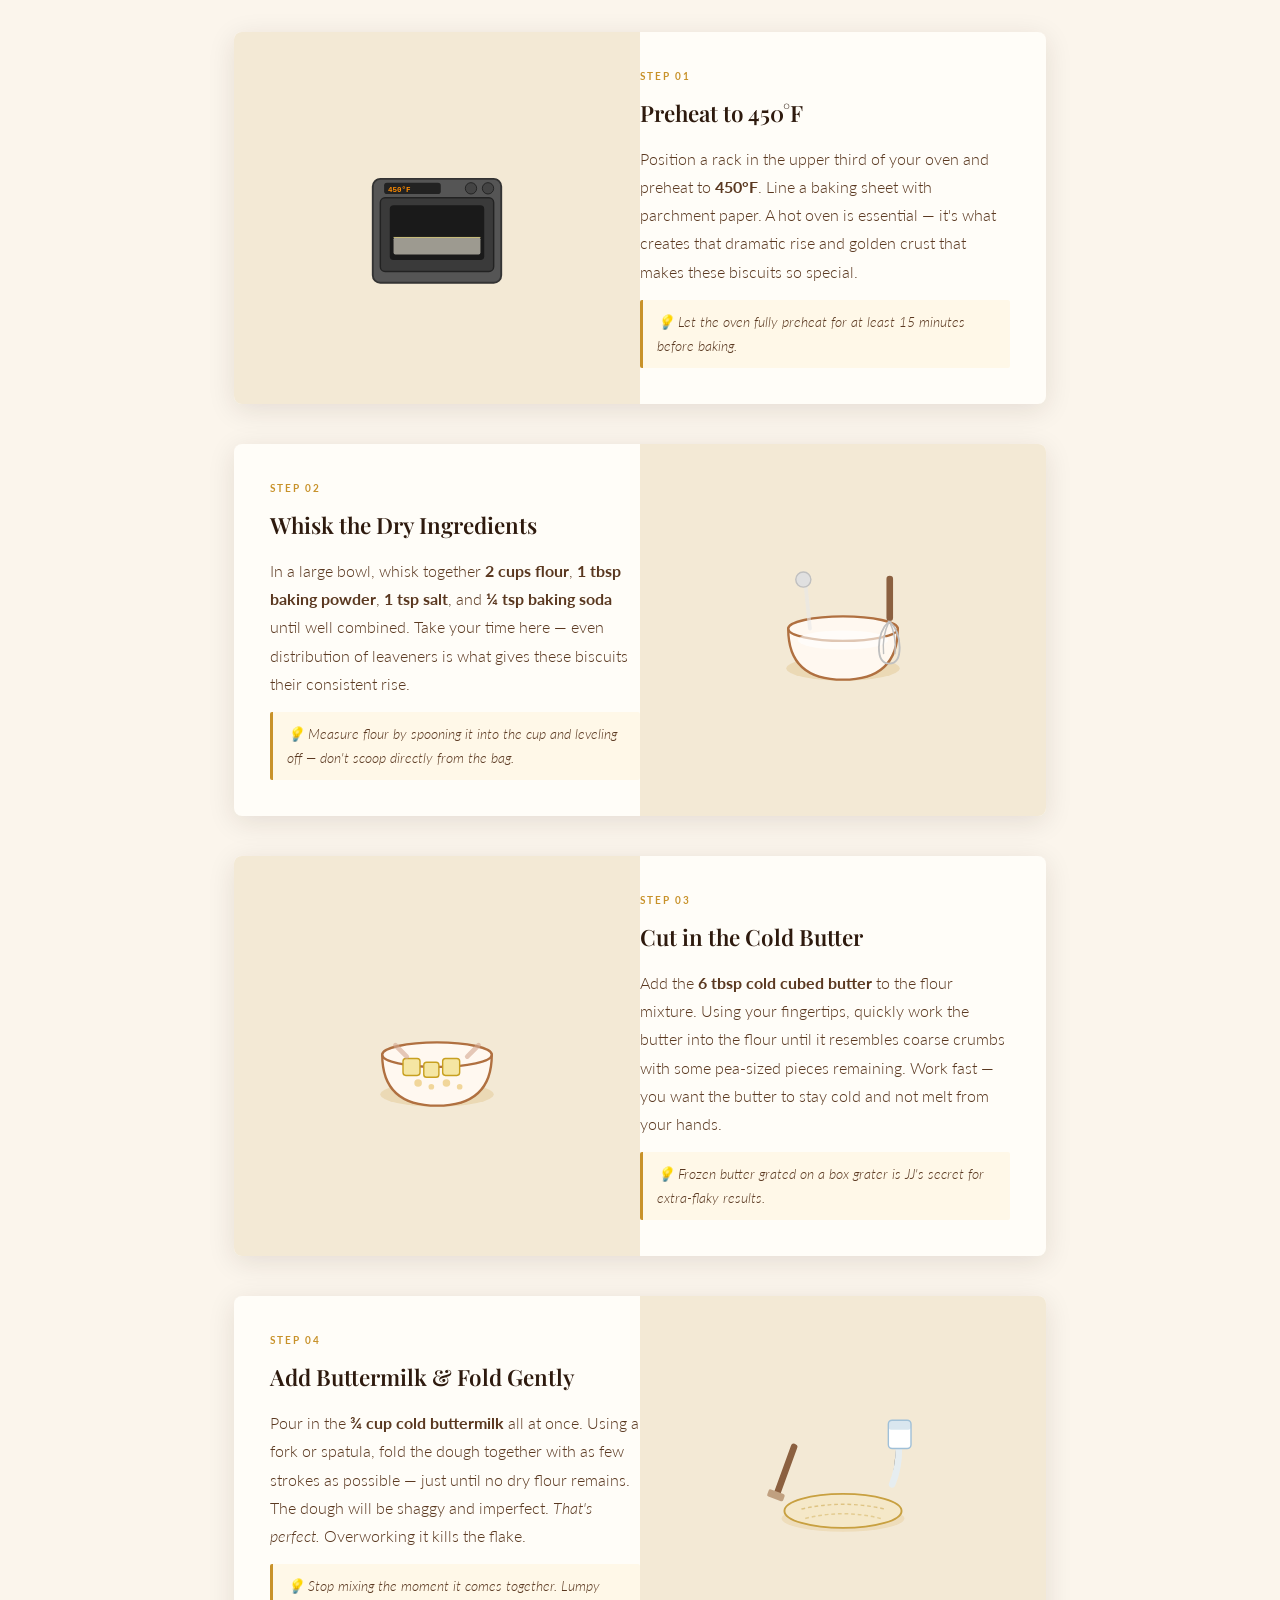
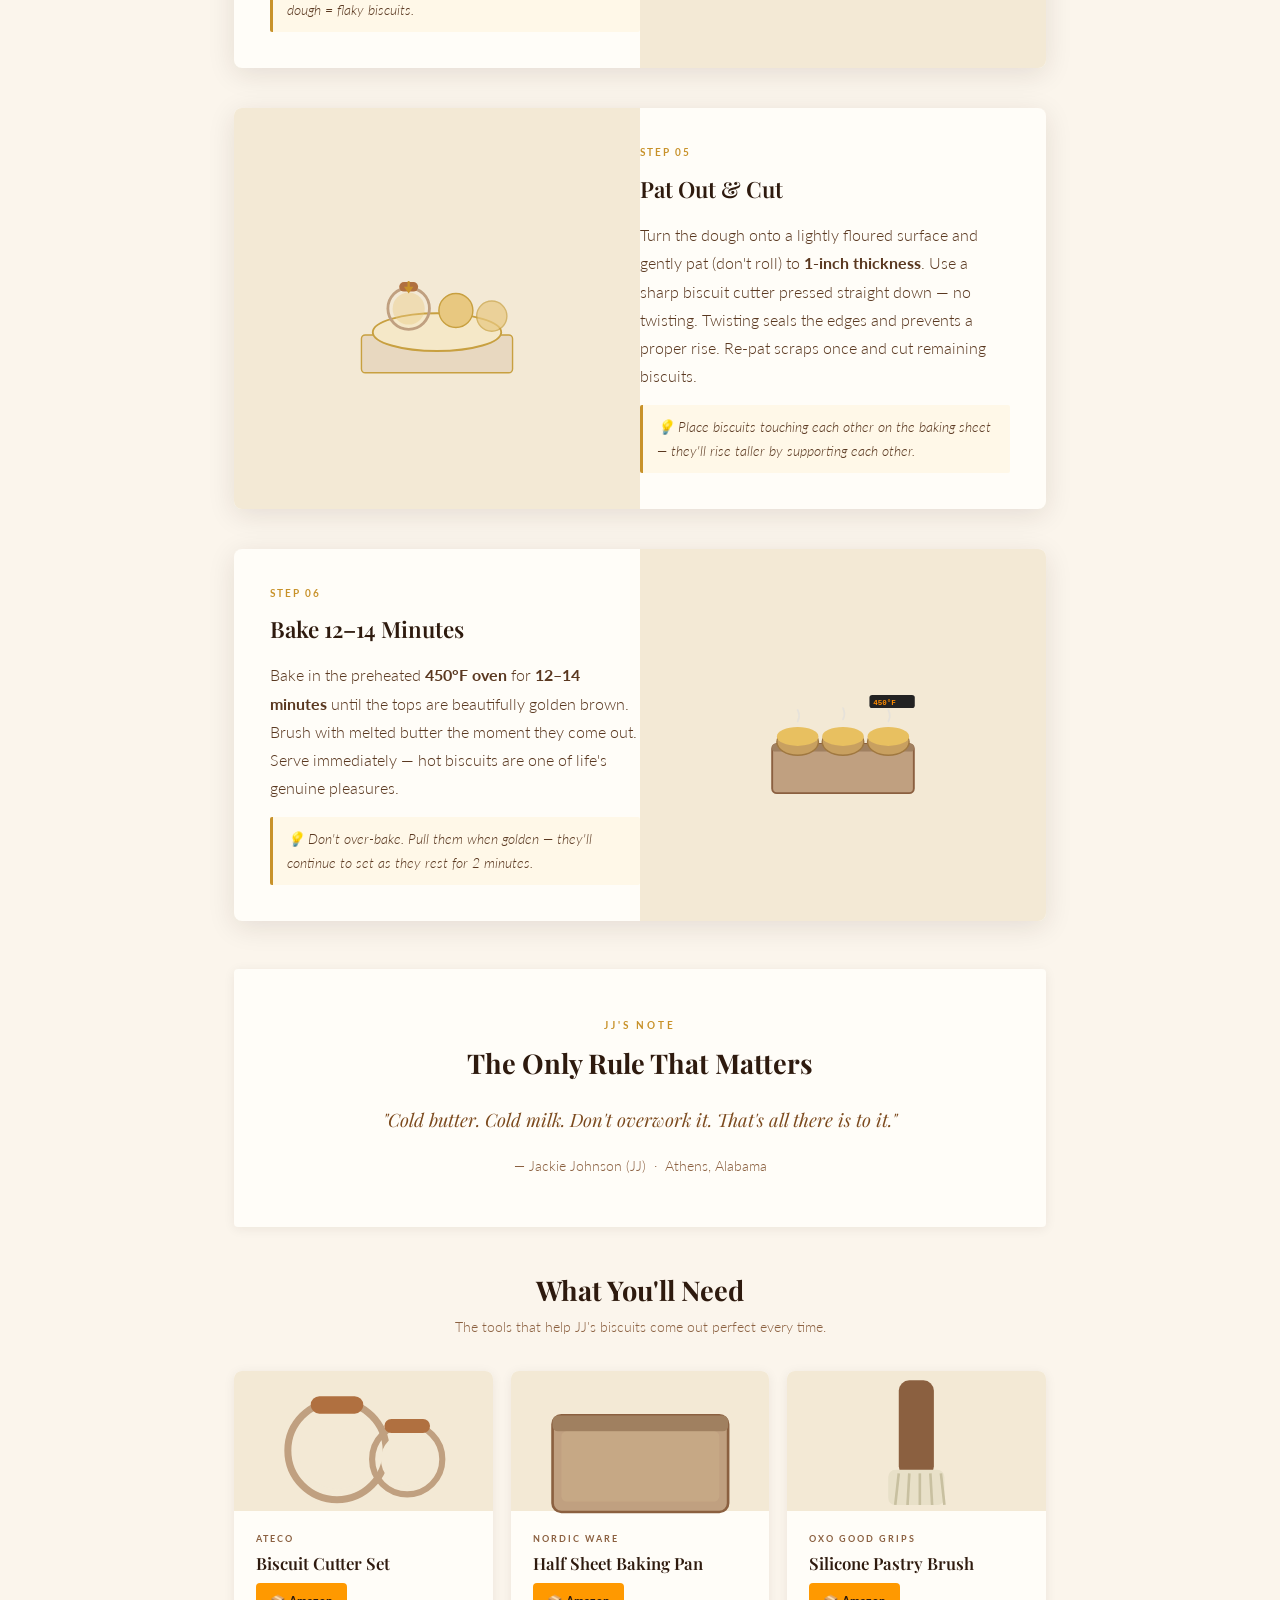
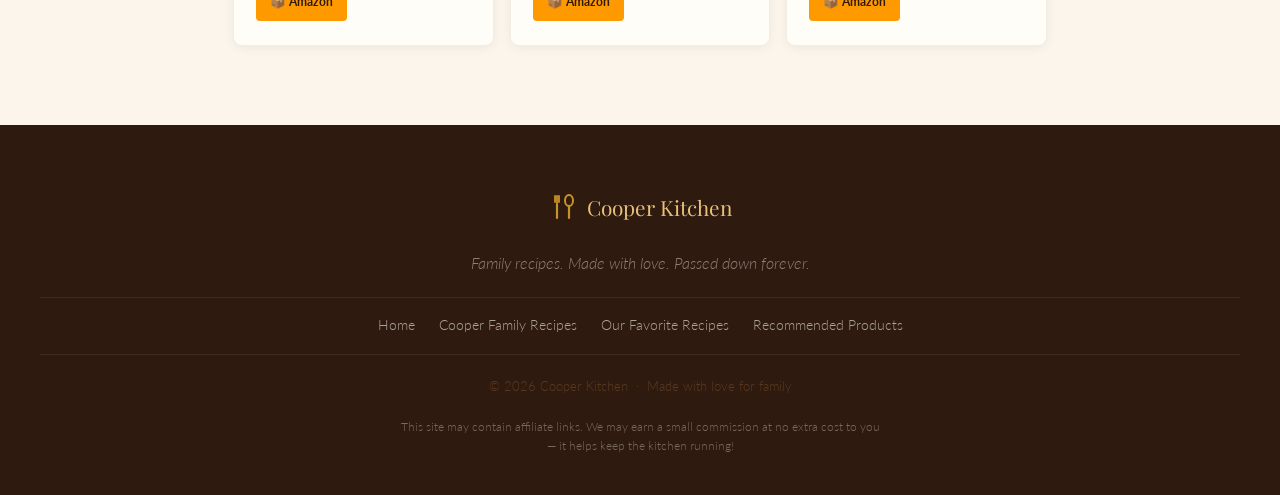
<file: recipe-jjs-sunday-biscuits.html>
<!DOCTYPE html>
<html lang="en">
<head>
  <!-- Google tag (gtag.js) -->
  <script async src="https://www.googletagmanager.com/gtag/js?id=G-13MG0YB939"></script>
  <script>
    window.dataLayer = window.dataLayer || [];
    function gtag(){dataLayer.push(arguments);}
    gtag('js', new Date());
    gtag('config', 'G-13MG0YB939');
  </script>
  <meta charset="UTF-8" />
  <meta name="viewport" content="width=device-width, initial-scale=1.0" />
  <title>JJ's Sunday Biscuits — The Cooper Kitchen</title>
  <meta name="description" content="Tall, flaky, buttery southern biscuits from JJ's kitchen in Athens, Alabama. Cold butter and a gentle hand are the secrets to biscuits that make Sunday morning feel like a holiday." />
  <meta name="keywords" content="southern biscuits recipe, flaky biscuits, buttermilk biscuits, JJ biscuits, homemade biscuits, sunday biscuits" />
  <link rel="canonical" href="https://www.thecooperkitchen.com/recipe-jjs-sunday-biscuits.html" />
  <meta name="robots" content="index, follow" />
  <meta property="og:type" content="article" />
  <meta property="og:title" content="JJ's Sunday Biscuits — The Cooper Kitchen" />
  <meta property="og:description" content="Tall, flaky, buttery southern biscuits. Cold butter and a gentle hand are JJ's secrets." />
  <script type="application/ld+json">
  {
    "@context": "https://schema.org",
    "@type": "Recipe",
    "name": "JJ's Sunday Biscuits",
    "description": "Tall, flaky, buttery southern biscuits from JJ's kitchen in Athens, Alabama.",
    "author": { "@type": "Person", "name": "Jackie Johnson (JJ)" },
    "prepTime": "PT15M", "cookTime": "PT14M", "totalTime": "PT30M",
    "recipeYield": "12 biscuits",
    "recipeCategory": "Breakfast",
    "recipeCuisine": "Southern American",
    "keywords": "southern biscuits, buttermilk biscuits, flaky biscuits, homemade",
    "recipeIngredient": [
      "2 cups all-purpose flour", "1 tbsp baking powder", "1 tsp salt",
      "1/4 tsp baking soda", "6 tbsp cold unsalted butter (cubed)",
      "3/4 cup cold buttermilk", "1 tbsp melted butter (for tops)"
    ],
    "recipeInstructions": [
      { "@type": "HowToStep", "name": "Preheat", "text": "Preheat oven to 450°F and line a baking sheet with parchment." },
      { "@type": "HowToStep", "name": "Mix dry", "text": "Whisk together flour, baking powder, salt, and baking soda." },
      { "@type": "HowToStep", "name": "Cut in butter", "text": "Cut cold butter into flour until pea-sized crumbles form." },
      { "@type": "HowToStep", "name": "Add buttermilk", "text": "Add cold buttermilk and fold gently until just combined." },
      { "@type": "HowToStep", "name": "Cut biscuits", "text": "Pat dough to 1-inch thickness and cut with a biscuit cutter." },
      { "@type": "HowToStep", "name": "Bake", "text": "Bake at 450°F for 12–14 minutes until tall and golden." }
    ]
  }
  </script>
  <link rel="preconnect" href="https://fonts.googleapis.com" />
  <link rel="preconnect" href="https://fonts.gstatic.com" crossorigin />
  <link href="https://fonts.googleapis.com/css2?family=Playfair+Display:ital,wght@0,400;0,600;0,700;1,400;1,600&family=Lato:wght@300;400;700&display=swap" rel="stylesheet" />
  <link rel="stylesheet" href="css/styles.css" />
</head>
<body data-page="cooper">

  <header class="recipe-hero" style="background: linear-gradient(160deg, #2E1A0E 0%, #7C4A1E 60%, #C8922A 100%);">
    <div class="recipe-hero-inner">
      <div class="hero-badge">Cooper Family Recipe · JJ's Kitchen</div>
      <h1><em>JJ's</em> Sunday Biscuits</h1>
      <div class="recipe-hero-divider"></div>
      <div class="recipe-hero-meta">
        <span>⏱ 30 min</span>
        <span>🍽 12 biscuits</span>
        <span>🏡 Athens, Alabama</span>
        <span>⭐ Easy</span>
      </div>
      <a href="#recipe" class="btn-jump">Jump to Recipe ↓</a>
    </div>
  </header>

  <main class="recipe-page" id="recipe">

    <section class="recipe-story fade-in">
      <span class="eyebrow">About This Recipe</span>
      <h2>Sunday Morning, The Right Way</h2>
      <p>In JJ's house, Sunday morning had a smell. Before the coffee finished brewing and before anyone had found their shoes, the kitchen was already warm with the scent of butter and flour. JJ's biscuits weren't just breakfast — they were the whole reason to slow down and gather around the table.</p>
      <p>Her method is deceptively simple: cold butter, cold buttermilk, and a hand that knows when to stop. The dough comes together in minutes, and the oven does the rest. What comes out are tall, golden, pull-apart biscuits with flaky layers that practically beg for a pat of honey butter.</p>
      <div class="story-note"><span>🧈</span><span>JJ's rule: if the butter isn't cold, the biscuits won't be flaky. Keep everything cold until the moment it hits the oven.</span></div>
    </section>

    <section class="ingredients-section fade-in">
      <h2 class="ingredients-title">Ingredients</h2>
      <p class="ingredients-sub">Makes 12 biscuits &nbsp;·&nbsp; Prep: 15 min &nbsp;·&nbsp; Bake: 12–14 min at 450°F</p>
      <div class="affiliate-bar">
        <span class="affiliate-bar__label">Shop ingredients:</span>
        <a href="https://www.instacart.com/store?utm_source=affiliate&ref=YOUR_REF" class="btn-affiliate btn-affiliate--instacart" target="_blank" rel="noopener sponsored">🛒 Add to Instacart</a>
        <a href="https://www.amazon.com/s?k=buttermilk+biscuit+ingredients&tag=YOUR_AMAZON_TAG" class="btn-affiliate btn-affiliate--amazon" target="_blank" rel="noopener sponsored">📦 Shop Amazon Fresh</a>
      </div>
      <div class="ingredients-grid">
        <div class="ingredient-item"><div class="ingredient-dot"></div><span class="ingredient-amount">2 cups</span><span class="ingredient-name">All-purpose flour</span></div>
        <div class="ingredient-item"><div class="ingredient-dot"></div><span class="ingredient-amount">¼ tsp</span><span class="ingredient-name">Baking soda</span></div>
        <div class="ingredient-item"><div class="ingredient-dot"></div><span class="ingredient-amount">1 tbsp</span><span class="ingredient-name">Baking powder</span></div>
        <div class="ingredient-item"><div class="ingredient-dot"></div><span class="ingredient-amount">¾ cup</span><span class="ingredient-name">Cold buttermilk</span></div>
        <div class="ingredient-item"><div class="ingredient-dot"></div><span class="ingredient-amount">1 tsp</span><span class="ingredient-name">Salt</span></div>
        <div class="ingredient-item"><div class="ingredient-dot"></div><span class="ingredient-amount">1 tbsp</span><span class="ingredient-name">Melted butter (for tops)</span></div>
        <div class="ingredient-item"><div class="ingredient-dot"></div><span class="ingredient-amount">6 tbsp</span><span class="ingredient-name">Cold unsalted butter, cubed</span></div>
        <div class="ingredient-item"><div class="ingredient-dot"></div><span class="ingredient-amount">Optional</span><span class="ingredient-name">Honey butter, to serve</span></div>
      </div>
    </section>

    <section class="steps-section fade-in">
      <h2 class="steps-title">Step by Step</h2>
      <p class="steps-sub">Follow along just the way JJ did it</p>
      <div class="steps-list">

        <div class="step-card fade-in">
          <div class="step-illustration">
            <svg viewBox="0 0 180 160" xmlns="http://www.w3.org/2000/svg" aria-hidden="true">
              <!-- Oven -->
              <rect x="22" y="38" width="136" height="110" rx="8" fill="#555" stroke="#333" stroke-width="2"/>
              <rect x="30" y="58" width="120" height="78" rx="5" fill="#3A3A3A" stroke="#222" stroke-width="1.5"/>
              <rect x="40" y="66" width="100" height="58" rx="4" fill="#1A1A1A"/>
              <rect x="34" y="42" width="60" height="12" rx="3" fill="#222"/>
              <text x="38" y="52" font-size="8" fill="#FF8C00" font-family="monospace" font-weight="bold">450°F</text>
              <circle cx="126" cy="48" r="6" fill="#444" stroke="#222" stroke-width="1"/>
              <circle cx="144" cy="48" r="6" fill="#444" stroke="#222" stroke-width="1"/>
              <!-- Parchment on rack -->
              <rect x="44" y="100" width="92" height="18" rx="2" fill="#F5F0E0" opacity="0.6"/>
              <line x1="44" y1="100" x2="136" y2="100" stroke="#D4C880" stroke-width="1"/>
            </svg>
          </div>
          <div class="step-content">
            <div class="step-number">Step 01</div>
            <div class="step-title">Preheat to 450°F</div>
            <p class="step-desc">Position a rack in the upper third of your oven and preheat to <strong>450°F</strong>. Line a baking sheet with parchment paper. A hot oven is essential — it's what creates that dramatic rise and golden crust that makes these biscuits so special.</p>
            <div class="step-tip">💡 Let the oven fully preheat for at least 15 minutes before baking.</div>
          </div>
        </div>

        <div class="step-card reverse fade-in">
          <div class="step-illustration">
            <svg viewBox="0 0 180 160" xmlns="http://www.w3.org/2000/svg" aria-hidden="true">
              <!-- Bowl -->
              <ellipse cx="90" cy="120" rx="60" ry="13" fill="#D4A853" opacity="0.25"/>
              <path d="M32 78 Q32 132 90 132 Q148 132 148 78 Z" fill="#FFF8F0" stroke="#B07040" stroke-width="2.5"/>
              <ellipse cx="90" cy="78" rx="58" ry="13" fill="#FFF8F0" stroke="#B07040" stroke-width="2.5"/>
              <!-- Flour in bowl -->
              <ellipse cx="90" cy="90" rx="48" ry="10" fill="white" opacity="0.6"/>
              <!-- Whisk -->
              <rect x="136" y="22" width="7" height="48" rx="3.5" fill="#8B6040"/>
              <path d="M139 70 Q128 80 128 98 Q128 115 139 115 Q150 115 150 98 Q150 80 139 70" fill="none" stroke="#C0C0C0" stroke-width="2"/>
              <path d="M139 70 Q131 86 133 105" fill="none" stroke="#C0C0C0" stroke-width="1.5"/>
              <path d="M139 70 Q147 86 145 105" fill="none" stroke="#C0C0C0" stroke-width="1.5"/>
              <!-- Salt pour -->
              <path d="M50 28 L55 78" stroke="#E8E8E8" stroke-width="4" stroke-linecap="round" opacity="0.6"/>
              <circle cx="48" cy="26" r="8" fill="#E0E0E0" stroke="#C0C0C0" stroke-width="1.5"/>
            </svg>
          </div>
          <div class="step-content">
            <div class="step-number">Step 02</div>
            <div class="step-title">Whisk the Dry Ingredients</div>
            <p class="step-desc">In a large bowl, whisk together <strong>2 cups flour</strong>, <strong>1 tbsp baking powder</strong>, <strong>1 tsp salt</strong>, and <strong>¼ tsp baking soda</strong> until well combined. Take your time here — even distribution of leaveners is what gives these biscuits their consistent rise.</p>
            <div class="step-tip">💡 Measure flour by spooning it into the cup and leveling off — don't scoop directly from the bag.</div>
          </div>
        </div>

        <div class="step-card fade-in">
          <div class="step-illustration">
            <svg viewBox="0 0 180 160" xmlns="http://www.w3.org/2000/svg" aria-hidden="true">
              <!-- Bowl -->
              <ellipse cx="90" cy="120" rx="60" ry="13" fill="#D4A853" opacity="0.25"/>
              <path d="M32 78 Q32 132 90 132 Q148 132 148 78 Z" fill="#FFF8F0" stroke="#B07040" stroke-width="2.5"/>
              <ellipse cx="90" cy="78" rx="58" ry="13" fill="#FFF8F0" stroke="#B07040" stroke-width="2.5"/>
              <!-- Butter cubes -->
              <rect x="54" y="82" width="18" height="18" rx="3" fill="#F5E6A3" stroke="#C8A020" stroke-width="1.5"/>
              <rect x="76" y="86" width="16" height="16" rx="3" fill="#F5E6A3" stroke="#C8A020" stroke-width="1.5"/>
              <rect x="96" y="82" width="18" height="18" rx="3" fill="#F5E6A3" stroke="#C8A020" stroke-width="1.5"/>
              <!-- Hands working butter in -->
              <path d="M46 68 Q52 74 58 80" stroke="#D4A890" stroke-width="5" stroke-linecap="round" opacity="0.6"/>
              <path d="M134 68 Q128 74 122 80" stroke="#D4A890" stroke-width="5" stroke-linecap="round" opacity="0.6"/>
              <!-- Crumbly result -->
              <circle cx="70" cy="108" r="4" fill="#E8C060" opacity="0.6"/>
              <circle cx="84" cy="112" r="3" fill="#E8C060" opacity="0.6"/>
              <circle cx="100" cy="108" r="4" fill="#E8C060" opacity="0.6"/>
              <circle cx="114" cy="112" r="3" fill="#E8C060" opacity="0.6"/>
            </svg>
          </div>
          <div class="step-content">
            <div class="step-number">Step 03</div>
            <div class="step-title">Cut in the Cold Butter</div>
            <p class="step-desc">Add the <strong>6 tbsp cold cubed butter</strong> to the flour mixture. Using your fingertips, quickly work the butter into the flour until it resembles coarse crumbs with some pea-sized pieces remaining. Work fast — you want the butter to stay cold and not melt from your hands.</p>
            <div class="step-tip">💡 Frozen butter grated on a box grater is JJ's secret for extra-flaky results.</div>
          </div>
        </div>

        <div class="step-card reverse fade-in">
          <div class="step-illustration">
            <svg viewBox="0 0 180 160" xmlns="http://www.w3.org/2000/svg" aria-hidden="true">
              <!-- Dough on surface -->
              <ellipse cx="90" cy="118" rx="65" ry="14" fill="#D4A853" opacity="0.2"/>
              <ellipse cx="90" cy="110" rx="62" ry="18" fill="#F5E8C8" stroke="#C8A040" stroke-width="2"/>
              <!-- Fold lines suggesting lamination -->
              <path d="M46 108 Q90 98 134 108" stroke="#C8A040" stroke-width="1.5" stroke-dasharray="4,3" fill="none" opacity="0.5"/>
              <path d="M50 118 Q90 108 130 118" stroke="#C8A040" stroke-width="1.5" stroke-dasharray="4,3" fill="none" opacity="0.4"/>
              <!-- Buttermilk pour -->
              <path d="M148 28 Q152 58 142 82" stroke="#E0F0FF" stroke-width="7" stroke-linecap="round" opacity="0.65"/>
              <rect x="138" y="14" width="24" height="30" rx="4" fill="white" stroke="#A0C0D8" stroke-width="1.5"/>
              <rect x="138" y="14" width="24" height="10" rx="3" fill="#A0C0D8" opacity="0.4"/>
              <!-- Spatula / fold tool -->
              <rect x="36" y="38" width="7" height="60" rx="3" fill="#8B6040" transform="rotate(20 36 38)"/>
              <rect x="30" y="92" width="18" height="8" rx="2" fill="#C0A080" transform="rotate(20 36 38)"/>
            </svg>
          </div>
          <div class="step-content">
            <div class="step-number">Step 04</div>
            <div class="step-title">Add Buttermilk &amp; Fold Gently</div>
            <p class="step-desc">Pour in the <strong>¾ cup cold buttermilk</strong> all at once. Using a fork or spatula, fold the dough together with as few strokes as possible — just until no dry flour remains. The dough will be shaggy and imperfect. <em>That's perfect.</em> Overworking it kills the flake.</p>
            <div class="step-tip">💡 Stop mixing the moment it comes together. Lumpy dough = flaky biscuits.</div>
          </div>
        </div>

        <div class="step-card fade-in">
          <div class="step-illustration">
            <svg viewBox="0 0 180 160" xmlns="http://www.w3.org/2000/svg" aria-hidden="true">
              <!-- Counter / work surface -->
              <rect x="10" y="108" width="160" height="40" rx="4" fill="#E8D8C0" stroke="#C8A040" stroke-width="1.5"/>
              <!-- Dough round -->
              <ellipse cx="90" cy="105" rx="68" ry="20" fill="#F5E8C8" stroke="#C8A040" stroke-width="2"/>
              <!-- Biscuit cutter -->
              <circle cx="60" cy="80" r="22" fill="none" stroke="#C0A080" stroke-width="3"/>
              <circle cx="60" cy="80" r="17" fill="#E8C880" opacity="0.4"/>
              <rect x="50" y="52" width="20" height="10" rx="5" fill="#B07040"/>
              <!-- Cut out circles (biscuits) -->
              <circle cx="110" cy="82" r="18" fill="#E8C880" stroke="#C8A040" stroke-width="1.5"/>
              <circle cx="148" cy="88" r="16" fill="#E8C880" stroke="#C8A040" stroke-width="1.5" opacity="0.7"/>
              <!-- Arrow indicating press-straight-down -->
              <line x1="60" y1="52" x2="60" y2="60" stroke="#C8922A" stroke-width="2.5" stroke-linecap="round"/>
              <polygon points="60,64 55,57 65,57" fill="#C8922A"/>
            </svg>
          </div>
          <div class="step-content">
            <div class="step-number">Step 05</div>
            <div class="step-title">Pat Out &amp; Cut</div>
            <p class="step-desc">Turn the dough onto a lightly floured surface and gently pat (don't roll) to <strong>1-inch thickness</strong>. Use a sharp biscuit cutter pressed straight down — no twisting. Twisting seals the edges and prevents a proper rise. Re-pat scraps once and cut remaining biscuits.</p>
            <div class="step-tip">💡 Place biscuits touching each other on the baking sheet — they'll rise taller by supporting each other.</div>
          </div>
        </div>

        <div class="step-card reverse fade-in">
          <div class="step-illustration">
            <svg viewBox="0 0 180 160" xmlns="http://www.w3.org/2000/svg" aria-hidden="true">
              <!-- Baking sheet -->
              <rect x="15" y="90" width="150" height="52" rx="5" fill="#C0A080" stroke="#8B6040" stroke-width="2"/>
              <rect x="15" y="90" width="150" height="8" rx="3" fill="#A08060"/>
              <!-- Three biscuits on sheet, tall and golden -->
              <ellipse cx="42"  cy="88" rx="22" ry="14" fill="#C8A060" stroke="#A07840" stroke-width="1.5"/>
              <ellipse cx="42"  cy="82" rx="22" ry="10" fill="#E8C060"/>
              <ellipse cx="90"  cy="88" rx="22" ry="14" fill="#C8A060" stroke="#A07840" stroke-width="1.5"/>
              <ellipse cx="90"  cy="82" rx="22" ry="10" fill="#E8C060"/>
              <ellipse cx="138" cy="88" rx="22" ry="14" fill="#C8A060" stroke="#A07840" stroke-width="1.5"/>
              <ellipse cx="138" cy="82" rx="22" ry="10" fill="#E8C060"/>
              <!-- Steam -->
              <path d="M42  66 Q45 60 42 54" stroke="#ddd" stroke-width="1.8" fill="none" stroke-linecap="round" opacity="0.6"/>
              <path d="M90  64 Q93 58 90 52" stroke="#ddd" stroke-width="1.8" fill="none" stroke-linecap="round" opacity="0.6"/>
              <path d="M138 66 Q141 60 138 54" stroke="#ddd" stroke-width="1.8" fill="none" stroke-linecap="round" opacity="0.6"/>
              <!-- Oven temp indicator -->
              <rect x="118" y="38" width="48" height="14" rx="3" fill="#222"/>
              <text x="122" y="49" font-size="8" fill="#FF8C00" font-family="monospace" font-weight="bold">450°F</text>
            </svg>
          </div>
          <div class="step-content">
            <div class="step-number">Step 06</div>
            <div class="step-title">Bake 12–14 Minutes</div>
            <p class="step-desc">Bake in the preheated <strong>450°F oven</strong> for <strong>12–14 minutes</strong> until the tops are beautifully golden brown. Brush with melted butter the moment they come out. Serve immediately — hot biscuits are one of life's genuine pleasures.</p>
            <div class="step-tip">💡 Don't over-bake. Pull them when golden — they'll continue to set as they rest for 2 minutes.</div>
          </div>
        </div>

      </div>
    </section>

    <section class="recipe-original fade-in">
      <span class="eyebrow">JJ's Note</span>
      <h2>The Only Rule That Matters</h2>
      <blockquote>"Cold butter. Cold milk. Don't overwork it. That's all there is to it."</blockquote>
      <cite>— Jackie Johnson (JJ) &nbsp;·&nbsp; Athens, Alabama</cite>
    </section>

    <section class="recipe-products fade-in">
      <h2>What You'll Need</h2>
      <p>The tools that help JJ's biscuits come out perfect every time.</p>
      <div class="recipe-products-grid">
        <div class="product-card">
          <div class="product-card__image" style="height:140px;">
            <svg viewBox="0 0 120 100" xmlns="http://www.w3.org/2000/svg" aria-hidden="true">
              <circle cx="45" cy="55" r="28" fill="none" stroke="#C0A080" stroke-width="4"/>
              <circle cx="45" cy="55" r="22" fill="#F3E9D5"/>
              <rect x="30" y="24" width="30" height="10" rx="5" fill="#B07040"/>
              <circle cx="85" cy="60" r="20" fill="none" stroke="#C0A080" stroke-width="3.5"/>
              <circle cx="85" cy="60" r="15" fill="#F3E9D5"/>
              <rect x="72" y="37" width="26" height="8" rx="4" fill="#B07040"/>
            </svg>
          </div>
          <div class="product-card__body">
            <div class="product-card__brand">Ateco</div>
            <div class="product-card__name">Biscuit Cutter Set</div>
            <div class="product-card__actions">
              <a href="https://www.amazon.com/s?k=Ateco+biscuit+cutter+round+set&tag=YOUR_AMAZON_TAG" class="btn-product btn-product--amazon" target="_blank" rel="noopener sponsored">📦 Amazon</a>
            </div>
          </div>
        </div>
        <div class="product-card">
          <div class="product-card__image" style="height:140px;">
            <svg viewBox="0 0 120 100" xmlns="http://www.w3.org/2000/svg" aria-hidden="true">
              <rect x="10" y="35" width="100" height="55" rx="5" fill="#C0A080" stroke="#8B6040" stroke-width="1.5"/>
              <rect x="10" y="35" width="100" height="9" rx="3" fill="#A08060"/>
              <rect x="15" y="44" width="90" height="40" rx="3" fill="#D4B890" opacity="0.3"/>
            </svg>
          </div>
          <div class="product-card__body">
            <div class="product-card__brand">Nordic Ware</div>
            <div class="product-card__name">Half Sheet Baking Pan</div>
            <div class="product-card__actions">
              <a href="https://www.amazon.com/s?k=Nordic+Ware+half+sheet+baking+pan&tag=YOUR_AMAZON_TAG" class="btn-product btn-product--amazon" target="_blank" rel="noopener sponsored">📦 Amazon</a>
            </div>
          </div>
        </div>
        <div class="product-card">
          <div class="product-card__image" style="height:140px;">
            <svg viewBox="0 0 120 100" xmlns="http://www.w3.org/2000/svg" aria-hidden="true">
              <rect x="50" y="15" width="20" height="55" rx="6" fill="#8B6040"/>
              <rect x="44" y="66" width="32" height="20" rx="4" fill="#E8E0C8"/>
              <line x1="50" y1="68" x2="48" y2="86" stroke="#C8C0A0" stroke-width="1.5"/>
              <line x1="56" y1="68" x2="55" y2="86" stroke="#C8C0A0" stroke-width="1.5"/>
              <line x1="62" y1="68" x2="62" y2="86" stroke="#C8C0A0" stroke-width="1.5"/>
              <line x1="68" y1="68" x2="69" y2="86" stroke="#C8C0A0" stroke-width="1.5"/>
              <line x1="74" y1="68" x2="76" y2="86" stroke="#C8C0A0" stroke-width="1.5"/>
            </svg>
          </div>
          <div class="product-card__body">
            <div class="product-card__brand">OXO Good Grips</div>
            <div class="product-card__name">Silicone Pastry Brush</div>
            <div class="product-card__actions">
              <a href="https://www.amazon.com/s?k=OXO+silicone+pastry+brush&tag=YOUR_AMAZON_TAG" class="btn-product btn-product--amazon" target="_blank" rel="noopener sponsored">📦 Amazon</a>
            </div>
          </div>
        </div>
      </div>
    </section>

  </main>

  <script src="js/main.js"></script>
</body>
</html>
</file>
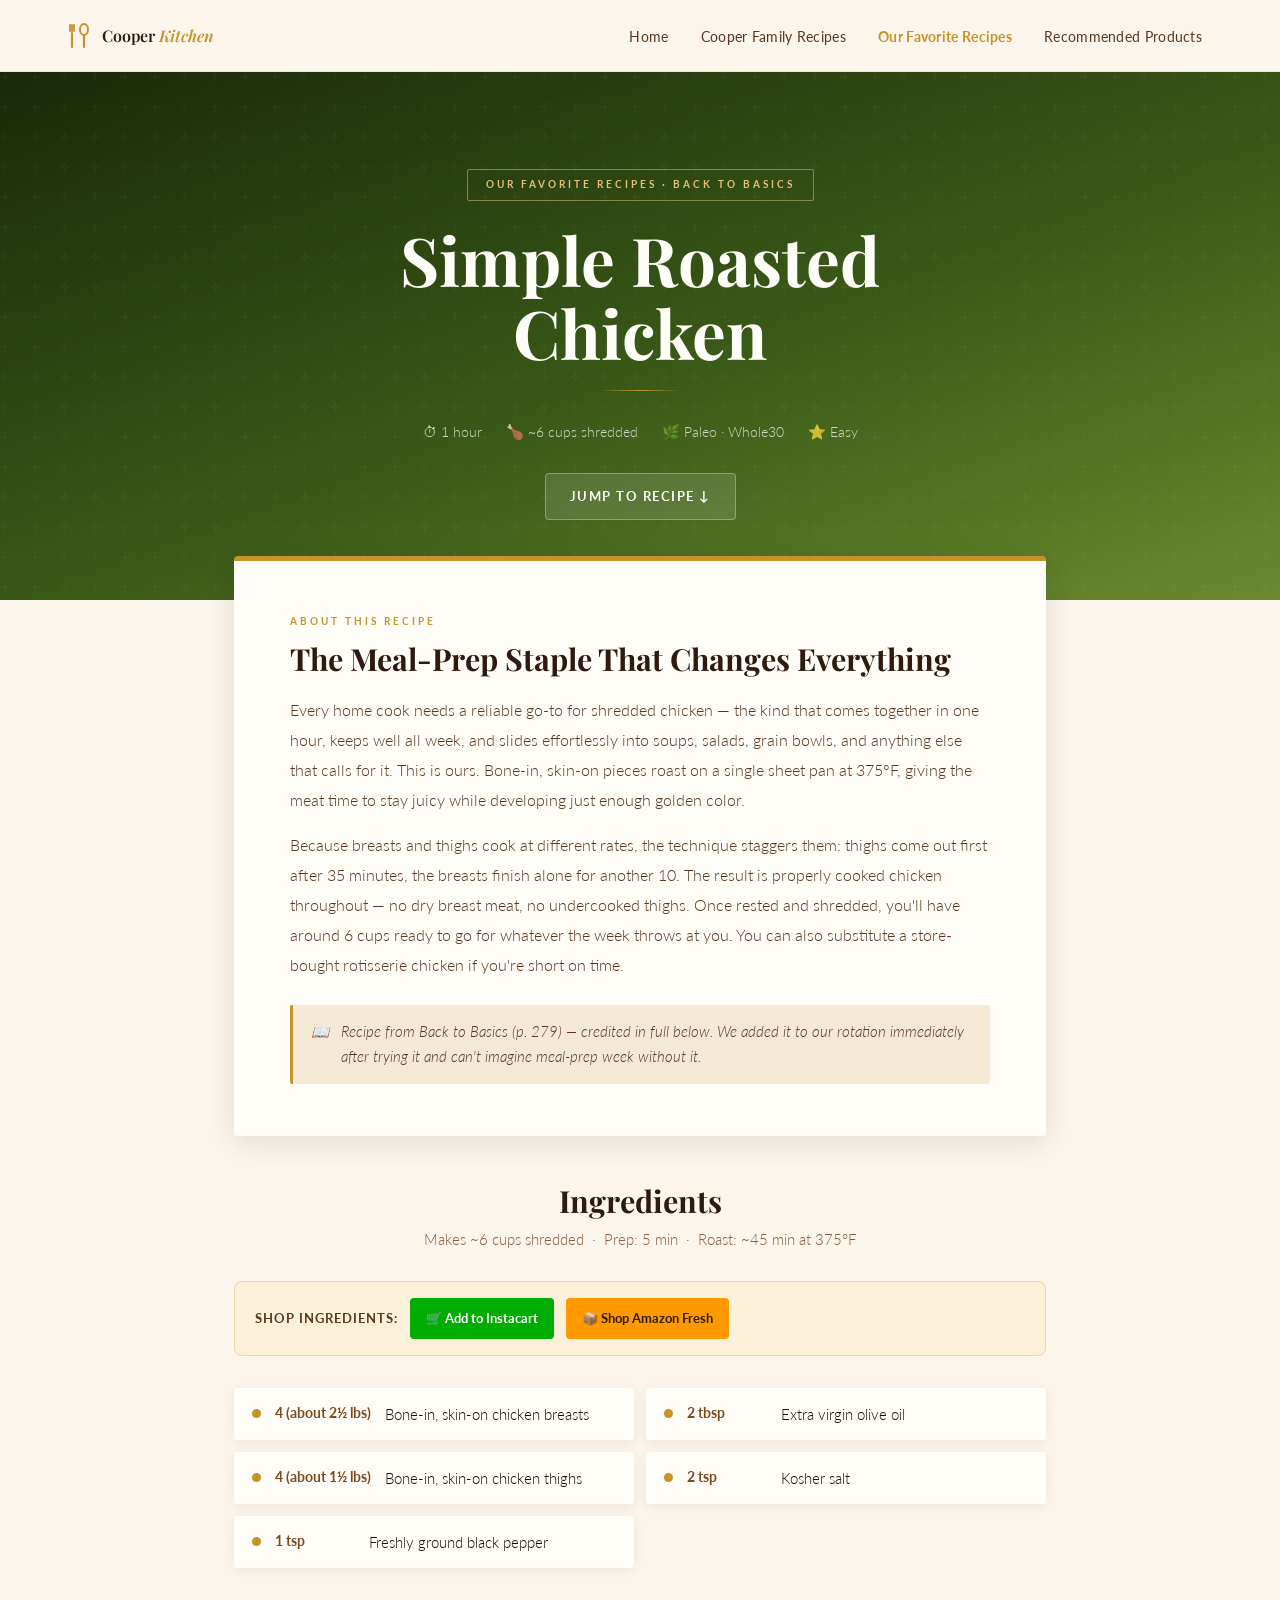
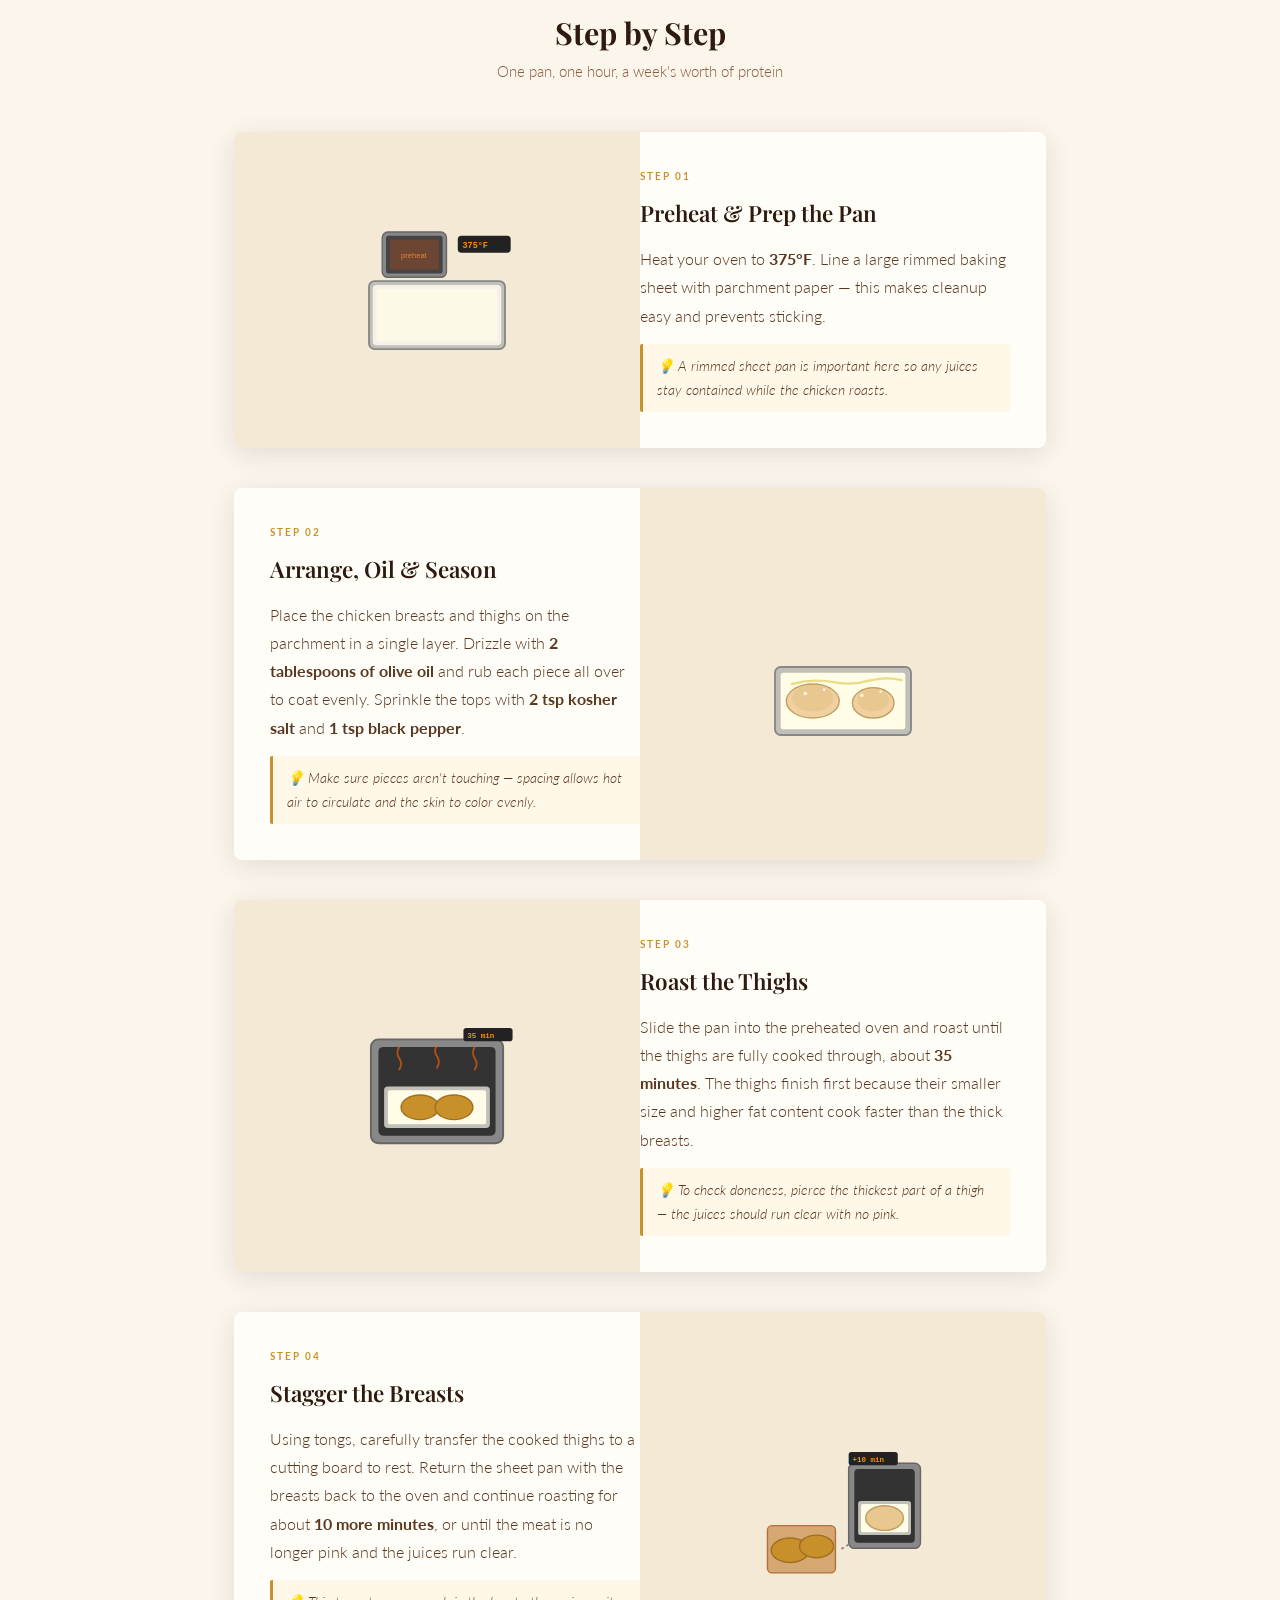
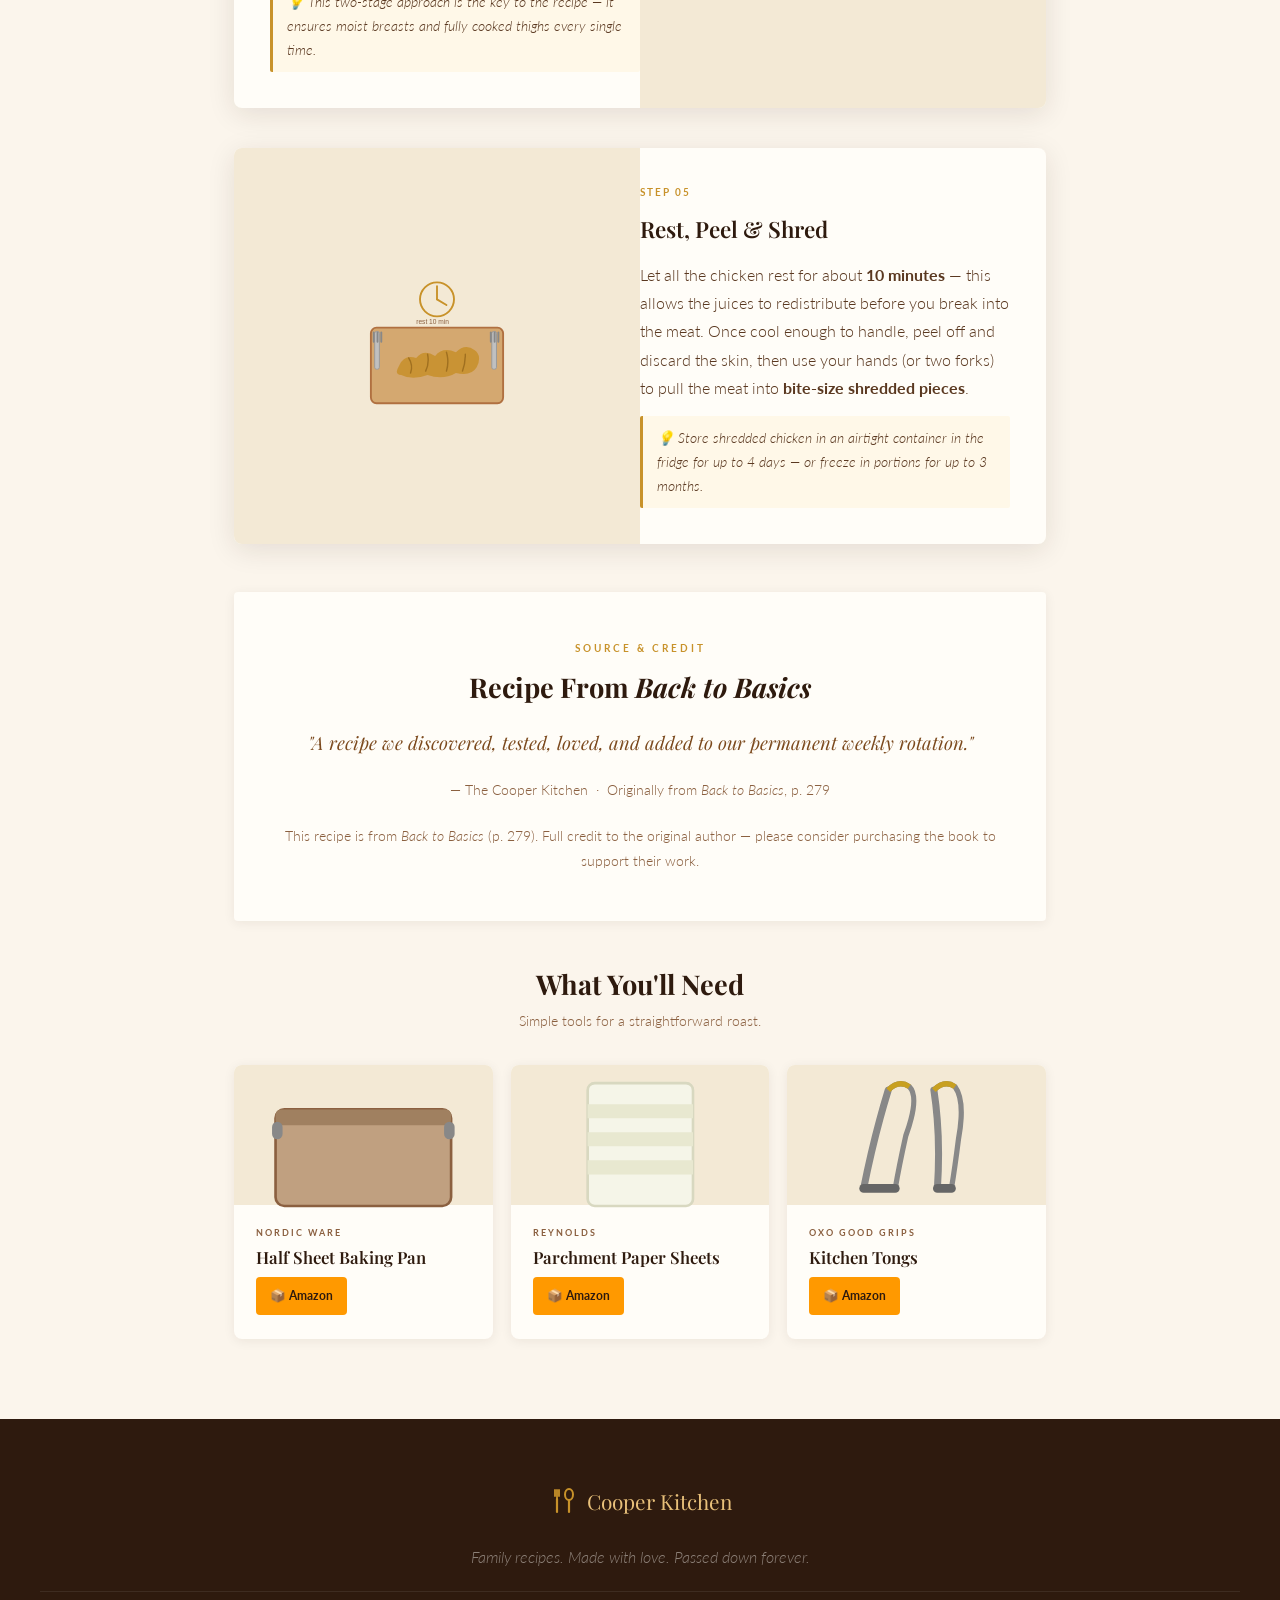
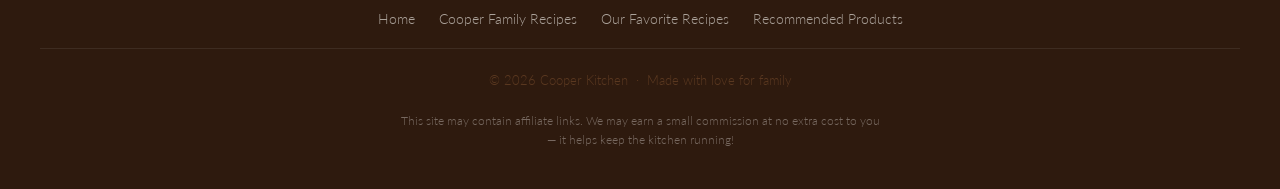
<file: recipe-simple-roasted-chicken.html>
<!DOCTYPE html>
<html lang="en">
<head>
  <meta charset="UTF-8" />
  <meta name="viewport" content="width=device-width, initial-scale=1.0" />
  <title>Simple Roasted Chicken — The Cooper Kitchen</title>
  <meta name="description" content="A foolproof oven-roasted chicken recipe yielding about 6 cups of shredded meat. Gluten-free, dairy-free, Paleo, and Whole30. From Back to Basics." />
  <meta name="keywords" content="simple roasted chicken, shredded chicken recipe, paleo chicken, whole30 chicken, meal prep chicken, gluten free chicken" />
  <link rel="canonical" href="https://www.thecooperkitchen.com/recipe-simple-roasted-chicken.html" />
  <meta name="robots" content="index, follow" />
  <meta property="og:type" content="article" />
  <meta property="og:title" content="Simple Roasted Chicken — The Cooper Kitchen" />
  <meta property="og:description" content="Bone-in chicken roasted to juicy perfection, then shredded for soups, salads, and everything in between." />
  <script type="application/ld+json">
  {
    "@context": "https://schema.org",
    "@type": "Recipe",
    "name": "Simple Roasted Chicken",
    "description": "A foolproof oven-roasted chicken recipe that yields about 6 cups of shredded meat — perfect for meal prep and weekly cooking.",
    "author": { "@type": "Organization", "name": "Back to Basics Cookbook" },
    "prepTime": "PT5M", "cookTime": "PT45M", "totalTime": "PT1H",
    "recipeYield": "About 6 cups shredded chicken",
    "recipeCategory": "Main Course",
    "recipeCuisine": "American",
    "keywords": "roasted chicken, shredded chicken, meal prep, paleo, whole30, gluten-free, dairy-free, grain-free",
    "recipeIngredient": [
      "4 bone-in, skin-on chicken breasts (about 2½ pounds)",
      "4 bone-in, skin-on chicken thighs (about 1½ pounds)",
      "2 tablespoons extra virgin olive oil",
      "2 teaspoons kosher salt",
      "1 teaspoon freshly ground black pepper"
    ],
    "recipeInstructions": [
      { "@type": "HowToStep", "name": "Prep", "text": "Preheat the oven to 375°F. Line a large rimmed baking sheet with parchment paper." },
      { "@type": "HowToStep", "name": "Season", "text": "Arrange chicken breasts and thighs on the parchment. Drizzle with olive oil and rub to coat evenly. Season the tops with kosher salt and black pepper." },
      { "@type": "HowToStep", "name": "Bake thighs", "text": "Roast until the thighs are cooked through, about 35 minutes." },
      { "@type": "HowToStep", "name": "Finish breasts", "text": "Transfer the thighs to a cutting board to rest. Return the baking sheet with the breasts to the oven and continue roasting about 10 more minutes, until the meat is no longer pink and the juices run clear." },
      { "@type": "HowToStep", "name": "Rest and shred", "text": "Let all the chicken rest about 10 minutes. Peel off and discard the skin, then pull the meat into bite-size shredded pieces." }
    ]
  }
  </script>
  <link rel="preconnect" href="https://fonts.googleapis.com" />
  <link rel="preconnect" href="https://fonts.gstatic.com" crossorigin />
  <link href="https://fonts.googleapis.com/css2?family=Playfair+Display:ital,wght@0,400;0,600;0,700;1,400;1,600&family=Lato:wght@300;400;700&display=swap" rel="stylesheet" />
  <link rel="stylesheet" href="css/styles.css" />
</head>
<body data-page="favorites">

  <!-- NAV injected by main.js -->

  <header class="recipe-hero" style="background: linear-gradient(160deg, #1A2808 0%, #3A5A18 55%, #6A8A30 100%);">
    <div class="recipe-hero-inner">
      <div class="hero-badge">Our Favorite Recipes · Back to Basics</div>
      <h1>Simple Roasted Chicken</h1>
      <div class="recipe-hero-divider"></div>
      <div class="recipe-hero-meta">
        <span>⏱ 1 hour</span>
        <span>🍗 ~6 cups shredded</span>
        <span>🌿 Paleo · Whole30</span>
        <span>⭐ Easy</span>
      </div>
      <a href="#recipe" class="btn-jump">Jump to Recipe ↓</a>
    </div>
  </header>

  <main class="recipe-page" id="recipe">

    <section class="recipe-story fade-in">
      <span class="eyebrow">About This Recipe</span>
      <h2>The Meal-Prep Staple That Changes Everything</h2>
      <p>Every home cook needs a reliable go-to for shredded chicken — the kind that comes together in one hour, keeps well all week, and slides effortlessly into soups, salads, grain bowls, and anything else that calls for it. This is ours. Bone-in, skin-on pieces roast on a single sheet pan at 375°F, giving the meat time to stay juicy while developing just enough golden color.</p>
      <p>Because breasts and thighs cook at different rates, the technique staggers them: thighs come out first after 35 minutes, the breasts finish alone for another 10. The result is properly cooked chicken throughout — no dry breast meat, no undercooked thighs. Once rested and shredded, you'll have around 6 cups ready to go for whatever the week throws at you. You can also substitute a store-bought rotisserie chicken if you're short on time.</p>
      <div class="story-note"><span>📖</span><span>Recipe from <em>Back to Basics</em> (p. 279) — credited in full below. We added it to our rotation immediately after trying it and can't imagine meal-prep week without it.</span></div>
    </section>

    <section class="ingredients-section fade-in">
      <h2 class="ingredients-title">Ingredients</h2>
      <p class="ingredients-sub">Makes ~6 cups shredded &nbsp;·&nbsp; Prep: 5 min &nbsp;·&nbsp; Roast: ~45 min at 375°F</p>
      <div class="affiliate-bar">
        <span class="affiliate-bar__label">Shop ingredients:</span>
        <a href="https://www.instacart.com/store?utm_source=affiliate&ref=YOUR_REF" class="btn-affiliate btn-affiliate--instacart" target="_blank" rel="noopener sponsored">🛒 Add to Instacart</a>
        <a href="https://www.amazon.com/s?k=chicken+breasts+thighs+olive+oil+kosher+salt&tag=YOUR_AMAZON_TAG" class="btn-affiliate btn-affiliate--amazon" target="_blank" rel="noopener sponsored">📦 Shop Amazon Fresh</a>
      </div>
      <div class="ingredients-grid">
        <div class="ingredient-item"><div class="ingredient-dot"></div><span class="ingredient-amount">4 (about 2½ lbs)</span><span class="ingredient-name">Bone-in, skin-on chicken breasts</span></div>
        <div class="ingredient-item"><div class="ingredient-dot"></div><span class="ingredient-amount">2 tbsp</span><span class="ingredient-name">Extra virgin olive oil</span></div>
        <div class="ingredient-item"><div class="ingredient-dot"></div><span class="ingredient-amount">4 (about 1½ lbs)</span><span class="ingredient-name">Bone-in, skin-on chicken thighs</span></div>
        <div class="ingredient-item"><div class="ingredient-dot"></div><span class="ingredient-amount">2 tsp</span><span class="ingredient-name">Kosher salt</span></div>
        <div class="ingredient-item"><div class="ingredient-dot"></div><span class="ingredient-amount">1 tsp</span><span class="ingredient-name">Freshly ground black pepper</span></div>
      </div>
    </section>

    <section class="steps-section fade-in">
      <h2 class="steps-title">Step by Step</h2>
      <p class="steps-sub">One pan, one hour, a week's worth of protein</p>
      <div class="steps-list">

        <div class="step-card fade-in">
          <div class="step-illustration">
            <svg viewBox="0 0 180 160" xmlns="http://www.w3.org/2000/svg" aria-hidden="true">
              <!-- Baking sheet -->
              <rect x="18" y="70" width="144" height="72" rx="6" fill="#C0C0B8" stroke="#888" stroke-width="2"/>
              <rect x="22" y="74" width="136" height="64" rx="4" fill="#F5F0E8"/>
              <!-- Parchment paper suggestion -->
              <rect x="26" y="78" width="128" height="56" rx="2" fill="#FFFCE8" opacity="0.8"/>
              <!-- Oven temp badge -->
              <rect x="112" y="22" width="56" height="18" rx="4" fill="#222"/>
              <text x="117" y="35" font-size="9" fill="#FF8C00" font-family="monospace" font-weight="bold">375°F</text>
              <!-- Oven outline -->
              <rect x="32" y="18" width="68" height="48" rx="6" fill="#888" stroke="#666" stroke-width="1.5"/>
              <rect x="36" y="22" width="60" height="40" rx="3" fill="#444"/>
              <rect x="40" y="26" width="52" height="32" rx="2" fill="#E84A00" opacity="0.25"/>
              <text x="52" y="46" font-size="8" fill="rgba(255,150,50,0.8)" font-family="sans-serif">preheat</text>
            </svg>
          </div>
          <div class="step-content">
            <div class="step-number">Step 01</div>
            <div class="step-title">Preheat &amp; Prep the Pan</div>
            <p class="step-desc">Heat your oven to <strong>375°F</strong>. Line a large rimmed baking sheet with parchment paper — this makes cleanup easy and prevents sticking.</p>
            <div class="step-tip">💡 A rimmed sheet pan is important here so any juices stay contained while the chicken roasts.</div>
          </div>
        </div>

        <div class="step-card reverse fade-in">
          <div class="step-illustration">
            <svg viewBox="0 0 180 160" xmlns="http://www.w3.org/2000/svg" aria-hidden="true">
              <!-- Baking sheet -->
              <rect x="18" y="72" width="144" height="72" rx="6" fill="#C0C0B8" stroke="#888" stroke-width="2"/>
              <rect x="24" y="78" width="132" height="60" rx="3" fill="#FFFCE8"/>
              <!-- Chicken breast shape -->
              <ellipse cx="58" cy="108" rx="28" ry="18" fill="#F0D0A0" stroke="#C0A060" stroke-width="1.5"/>
              <ellipse cx="58" cy="105" rx="22" ry="14" fill="#E8C890"/>
              <!-- Chicken thigh shape -->
              <ellipse cx="122" cy="110" rx="22" ry="16" fill="#F0D0A0" stroke="#C0A060" stroke-width="1.5"/>
              <ellipse cx="122" cy="107" rx="17" ry="12" fill="#E8C890"/>
              <!-- Olive oil drizzle -->
              <path d="M36 90 Q58 84 80 88 Q100 92 120 86 Q138 82 152 86" stroke="#D4C020" stroke-width="2.5" fill="none" opacity="0.5" stroke-linecap="round"/>
              <!-- Salt grains -->
              <circle cx="50" cy="100" r="2" fill="white" opacity="0.7"/>
              <circle cx="70" cy="96" r="1.5" fill="white" opacity="0.7"/>
              <circle cx="110" cy="102" r="2" fill="white" opacity="0.7"/>
              <circle cx="130" cy="98" r="1.5" fill="white" opacity="0.7"/>
            </svg>
          </div>
          <div class="step-content">
            <div class="step-number">Step 02</div>
            <div class="step-title">Arrange, Oil &amp; Season</div>
            <p class="step-desc">Place the chicken breasts and thighs on the parchment in a single layer. Drizzle with <strong>2 tablespoons of olive oil</strong> and rub each piece all over to coat evenly. Sprinkle the tops with <strong>2 tsp kosher salt</strong> and <strong>1 tsp black pepper</strong>.</p>
            <div class="step-tip">💡 Make sure pieces aren't touching — spacing allows hot air to circulate and the skin to color evenly.</div>
          </div>
        </div>

        <div class="step-card fade-in">
          <div class="step-illustration">
            <svg viewBox="0 0 180 160" xmlns="http://www.w3.org/2000/svg" aria-hidden="true">
              <!-- Oven -->
              <rect x="20" y="30" width="140" height="110" rx="8" fill="#888" stroke="#666" stroke-width="2"/>
              <rect x="28" y="38" width="124" height="94" rx="5" fill="#333"/>
              <!-- Baking sheet inside oven -->
              <rect x="34" y="80" width="112" height="44" rx="4" fill="#C0C0B8"/>
              <rect x="38" y="84" width="104" height="36" rx="2" fill="#FFFCE8"/>
              <!-- Thighs browning (golden) -->
              <ellipse cx="72"  cy="102" rx="20" ry="13" fill="#C8902A" stroke="#A07020" stroke-width="1.5"/>
              <ellipse cx="108" cy="102" rx="20" ry="13" fill="#C8902A" stroke="#A07020" stroke-width="1.5"/>
              <!-- Heat waves -->
              <path d="M50 62 Q54 56 50 50 Q46 44 50 38" stroke="#FF6600" stroke-width="2" fill="none" stroke-linecap="round" opacity="0.6"/>
              <path d="M90 60 Q94 54 90 48 Q86 42 90 36" stroke="#FF6600" stroke-width="2" fill="none" stroke-linecap="round" opacity="0.6"/>
              <path d="M130 62 Q134 56 130 50 Q126 44 130 38" stroke="#FF6600" stroke-width="2" fill="none" stroke-linecap="round" opacity="0.6"/>
              <!-- Timer badge -->
              <rect x="118" y="18" width="52" height="14" rx="3" fill="#222"/>
              <text x="122" y="29" font-size="8" fill="#FF8C00" font-family="monospace" font-weight="bold">35 min</text>
            </svg>
          </div>
          <div class="step-content">
            <div class="step-number">Step 03</div>
            <div class="step-title">Roast the Thighs</div>
            <p class="step-desc">Slide the pan into the preheated oven and roast until the thighs are fully cooked through, about <strong>35 minutes</strong>. The thighs finish first because their smaller size and higher fat content cook faster than the thick breasts.</p>
            <div class="step-tip">💡 To check doneness, pierce the thickest part of a thigh — the juices should run clear with no pink.</div>
          </div>
        </div>

        <div class="step-card reverse fade-in">
          <div class="step-illustration">
            <svg viewBox="0 0 180 160" xmlns="http://www.w3.org/2000/svg" aria-hidden="true">
              <!-- Cutting board with thighs resting -->
              <rect x="10" y="96" width="72" height="50" rx="5" fill="#D4A870" stroke="#B07040" stroke-width="1.5"/>
              <ellipse cx="34" cy="122" rx="20" ry="13" fill="#C8902A" stroke="#A07020" stroke-width="1.5"/>
              <ellipse cx="62" cy="118" rx="18" ry="12" fill="#C8902A" stroke="#A07020" stroke-width="1.5"/>
              <!-- Oven with only breasts -->
              <rect x="96" y="30" width="76" height="90" rx="6" fill="#888" stroke="#666" stroke-width="1.5"/>
              <rect x="102" y="36" width="64" height="78" rx="4" fill="#333"/>
              <rect x="106" y="70" width="56" height="36" rx="3" fill="#C0C0B8"/>
              <rect x="109" y="73" width="50" height="30" rx="2" fill="#FFFCE8"/>
              <!-- Breast still cooking -->
              <ellipse cx="134" cy="88" rx="20" ry="13" fill="#E8C890" stroke="#C0A060" stroke-width="1.5"/>
              <!-- Timer -->
              <rect x="96" y="18" width="52" height="14" rx="3" fill="#222"/>
              <text x="100" y="29" font-size="8" fill="#FF8C00" font-family="monospace" font-weight="bold">+10 min</text>
              <!-- Arrow from oven to board -->
              <path d="M96 116 L86 122" stroke="#888" stroke-width="2" stroke-dasharray="3,3" marker-end="url(#arr)"/>
            </svg>
          </div>
          <div class="step-content">
            <div class="step-number">Step 04</div>
            <div class="step-title">Stagger the Breasts</div>
            <p class="step-desc">Using tongs, carefully transfer the cooked thighs to a cutting board to rest. Return the sheet pan with the breasts back to the oven and continue roasting for about <strong>10 more minutes</strong>, or until the meat is no longer pink and the juices run clear.</p>
            <div class="step-tip">💡 This two-stage approach is the key to the recipe — it ensures moist breasts and fully cooked thighs every single time.</div>
          </div>
        </div>

        <div class="step-card fade-in">
          <div class="step-illustration">
            <svg viewBox="0 0 180 160" xmlns="http://www.w3.org/2000/svg" aria-hidden="true">
              <!-- Cutting board -->
              <rect x="20" y="60" width="140" height="80" rx="6" fill="#D4A870" stroke="#B07040" stroke-width="2"/>
              <!-- Shredded chicken pile -->
              <path d="M50 100 Q55 88 68 92 Q76 82 88 90 Q96 80 110 86 Q120 76 130 84 Q138 90 132 102 Q126 112 110 108 Q96 116 80 110 Q64 116 52 110 Q44 110 50 100Z" fill="#C8902A" opacity="0.85"/>
              <!-- Shred lines -->
              <path d="M60 92 Q65 100 62 108" stroke="#A07020" stroke-width="1.5" fill="none" stroke-linecap="round"/>
              <path d="M80 88 Q82 98 78 106" stroke="#A07020" stroke-width="1.5" fill="none" stroke-linecap="round"/>
              <path d="M100 86 Q103 96 100 106" stroke="#A07020" stroke-width="1.5" fill="none" stroke-linecap="round"/>
              <path d="M120 88 Q120 98 117 106" stroke="#A07020" stroke-width="1.5" fill="none" stroke-linecap="round"/>
              <!-- Two forks -->
              <rect x="24" y="64" width="5" height="40" rx="2" fill="#C0C0C0" stroke="#999" stroke-width="1"/>
              <rect x="22" y="64" width="2" height="12" rx="1" fill="#888"/>
              <rect x="26" y="64" width="2" height="12" rx="1" fill="#888"/>
              <rect x="30" y="64" width="2" height="12" rx="1" fill="#888"/>
              <rect x="148" y="64" width="5" height="40" rx="2" fill="#C0C0C0" stroke="#999" stroke-width="1"/>
              <rect x="146" y="64" width="2" height="12" rx="1" fill="#888"/>
              <rect x="150" y="64" width="2" height="12" rx="1" fill="#888"/>
              <rect x="154" y="64" width="2" height="12" rx="1" fill="#888"/>
              <!-- Clock/rest symbol -->
              <circle cx="90" cy="30" r="18" fill="none" stroke="#C8922A" stroke-width="2"/>
              <line x1="90" y1="16" x2="90" y2="30" stroke="#C8922A" stroke-width="2" stroke-linecap="round"/>
              <line x1="90" y1="30" x2="100" y2="36" stroke="#C8922A" stroke-width="2" stroke-linecap="round"/>
              <text x="68" y="56" font-size="7" fill="#8B6040" font-family="sans-serif">rest 10 min</text>
            </svg>
          </div>
          <div class="step-content">
            <div class="step-number">Step 05</div>
            <div class="step-title">Rest, Peel &amp; Shred</div>
            <p class="step-desc">Let all the chicken rest for about <strong>10 minutes</strong> — this allows the juices to redistribute before you break into the meat. Once cool enough to handle, peel off and discard the skin, then use your hands (or two forks) to pull the meat into <strong>bite-size shredded pieces</strong>.</p>
            <div class="step-tip">💡 Store shredded chicken in an airtight container in the fridge for up to 4 days — or freeze in portions for up to 3 months.</div>
          </div>
        </div>

      </div>
    </section>

    <section class="recipe-original fade-in">
      <span class="eyebrow">Source &amp; Credit</span>
      <h2>Recipe From <em>Back to Basics</em></h2>
      <blockquote>"A recipe we discovered, tested, loved, and added to our permanent weekly rotation."</blockquote>
      <cite>— The Cooper Kitchen &nbsp;·&nbsp; Originally from <em>Back to Basics</em>, p. 279</cite>
      <p style="margin-top:20px; font-size:0.9rem; color:var(--text-light);">
        This recipe is from <em>Back to Basics</em> (p. 279). Full credit to the original author — please consider purchasing the book to support their work.
        <!-- UPDATE: replace this with a real link to the book -->
        <!-- <a href="LINK_TO_BOOK" target="_blank" rel="noopener" style="color:var(--gold);">Find the book here →</a> -->
      </p>
    </section>

    <section class="recipe-products fade-in">
      <h2>What You'll Need</h2>
      <p>Simple tools for a straightforward roast.</p>
      <div class="recipe-products-grid">
        <div class="product-card">
          <div class="product-card__image" style="height:140px;">
            <svg viewBox="0 0 120 100" xmlns="http://www.w3.org/2000/svg" aria-hidden="true">
              <rect x="10" y="35" width="100" height="55" rx="5" fill="#C0A080" stroke="#8B6040" stroke-width="1.5"/>
              <rect x="10" y="35" width="100" height="9" rx="3" fill="#A08060"/>
              <rect x="8" y="42" width="6" height="10" rx="3" fill="#888"/>
              <rect x="106" y="42" width="6" height="10" rx="3" fill="#888"/>
            </svg>
          </div>
          <div class="product-card__body">
            <div class="product-card__brand">Nordic Ware</div>
            <div class="product-card__name">Half Sheet Baking Pan</div>
            <div class="product-card__actions">
              <a href="https://www.amazon.com/s?k=Nordic+Ware+half+sheet+baking+pan&tag=YOUR_AMAZON_TAG" class="btn-product btn-product--amazon" target="_blank" rel="noopener sponsored">📦 Amazon</a>
            </div>
          </div>
        </div>
        <div class="product-card">
          <div class="product-card__image" style="height:140px;">
            <svg viewBox="0 0 120 100" xmlns="http://www.w3.org/2000/svg" aria-hidden="true">
              <rect x="30" y="20" width="60" height="70" rx="4" fill="#F5F5E8" stroke="#D8D8C0" stroke-width="1.5"/>
              <line x1="30" y1="36" x2="90" y2="36" stroke="#E8E8D0" stroke-width="8"/>
              <line x1="30" y1="52" x2="90" y2="52" stroke="#E8E8D0" stroke-width="8"/>
              <line x1="30" y1="68" x2="90" y2="68" stroke="#E8E8D0" stroke-width="8"/>
            </svg>
          </div>
          <div class="product-card__body">
            <div class="product-card__brand">Reynolds</div>
            <div class="product-card__name">Parchment Paper Sheets</div>
            <div class="product-card__actions">
              <a href="https://www.amazon.com/s?k=Reynolds+parchment+paper+baking+sheets&tag=YOUR_AMAZON_TAG" class="btn-product btn-product--amazon" target="_blank" rel="noopener sponsored">📦 Amazon</a>
            </div>
          </div>
        </div>
        <div class="product-card">
          <div class="product-card__image" style="height:140px;">
            <svg viewBox="0 0 120 100" xmlns="http://www.w3.org/2000/svg" aria-hidden="true">
              <!-- Tongs -->
              <path d="M30 80 Q36 50 44 24" stroke="#888" stroke-width="4" fill="none" stroke-linecap="round"/>
              <path d="M44 24 Q50 18 56 22 Q62 28 54 50 Q50 68 48 80" stroke="#888" stroke-width="3" fill="none" stroke-linecap="round"/>
              <path d="M44 24 Q50 18 56 22" stroke="#C8A020" stroke-width="3" fill="none"/>
              <path d="M30 80 L48 80" stroke="#666" stroke-width="5" stroke-linecap="round"/>
              <!-- Second tong arm -->
              <path d="M72 80 Q74 50 70 24" stroke="#888" stroke-width="4" fill="none" stroke-linecap="round"/>
              <path d="M70 24 Q76 18 82 22 Q88 30 84 52 Q82 68 80 80" stroke="#888" stroke-width="3" fill="none" stroke-linecap="round"/>
              <path d="M70 24 Q76 18 82 22" stroke="#C8A020" stroke-width="3" fill="none"/>
              <path d="M72 80 L80 80" stroke="#666" stroke-width="5" stroke-linecap="round"/>
            </svg>
          </div>
          <div class="product-card__body">
            <div class="product-card__brand">OXO Good Grips</div>
            <div class="product-card__name">Kitchen Tongs</div>
            <div class="product-card__actions">
              <a href="https://www.amazon.com/s?k=OXO+Good+Grips+kitchen+tongs&tag=YOUR_AMAZON_TAG" class="btn-product btn-product--amazon" target="_blank" rel="noopener sponsored">📦 Amazon</a>
            </div>
          </div>
        </div>
      </div>
    </section>

  </main>

  <script src="js/main.js"></script>
</body>
</html>
</file>
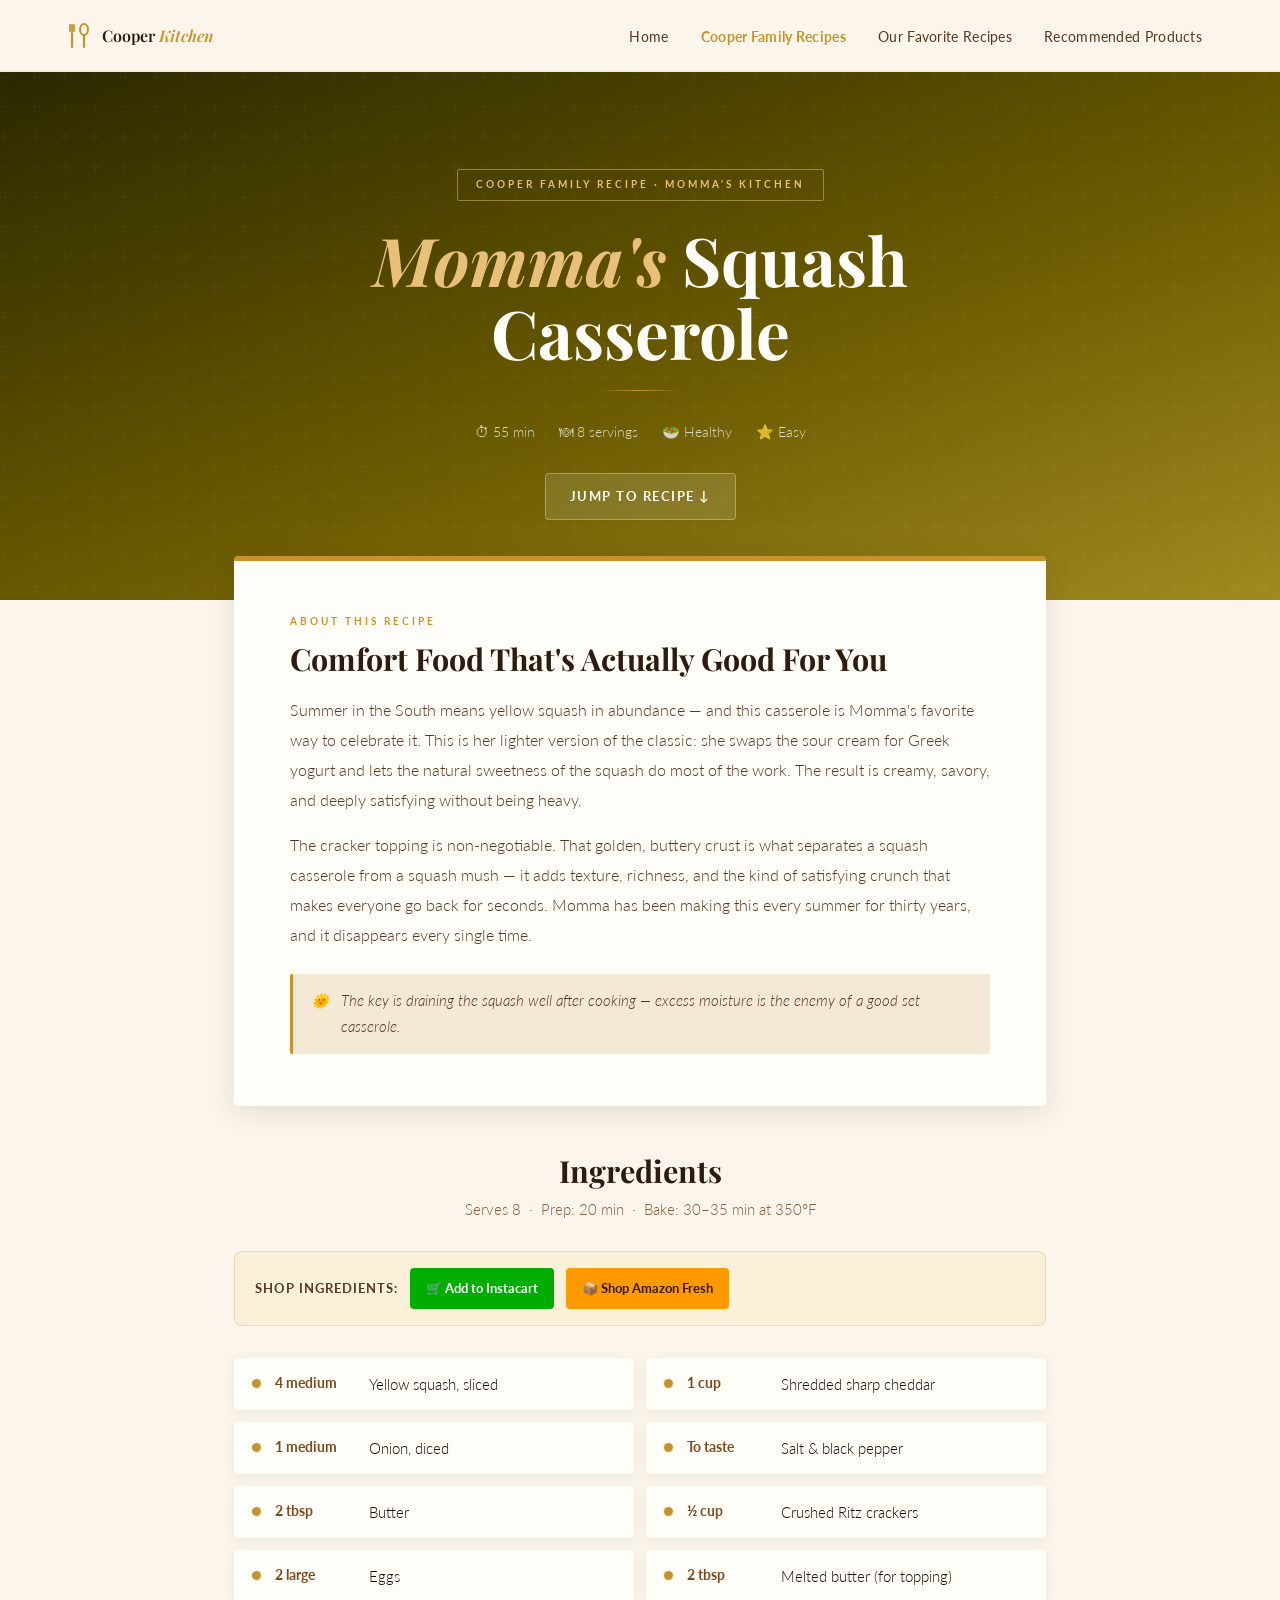
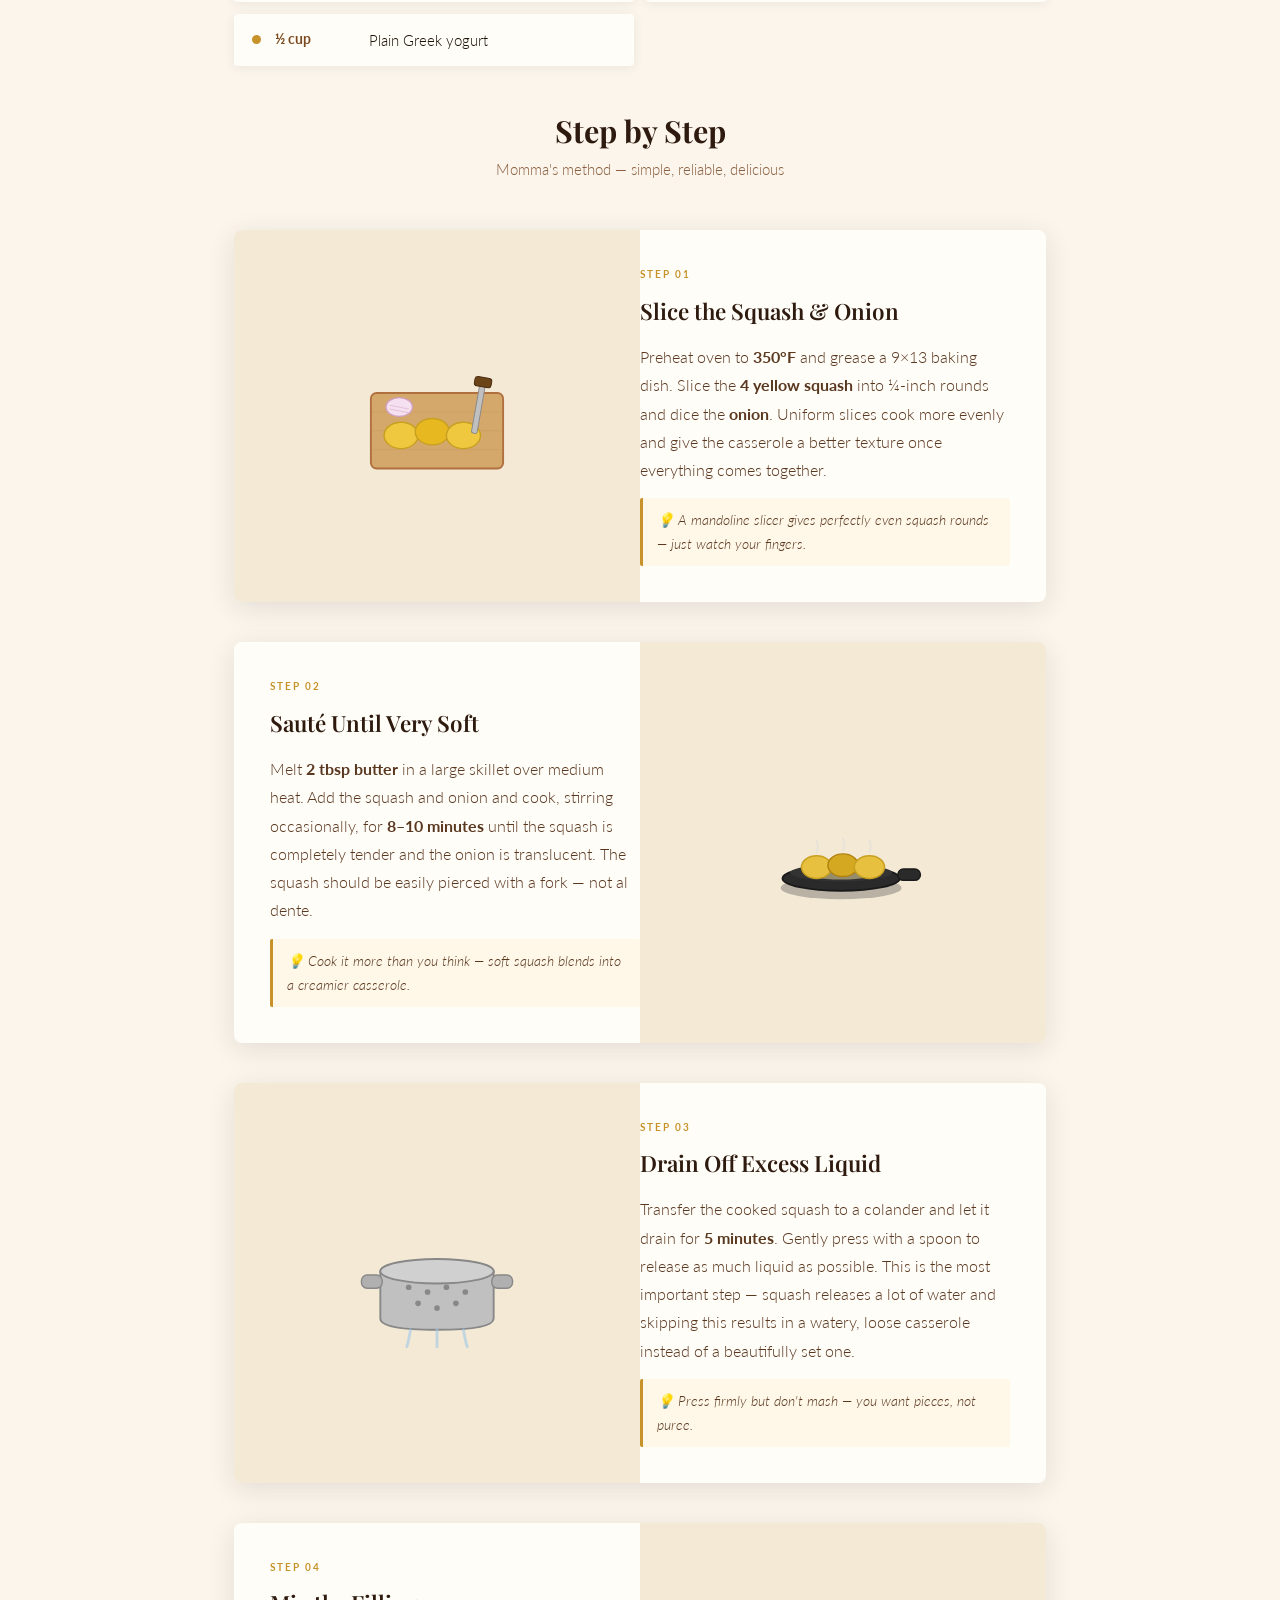
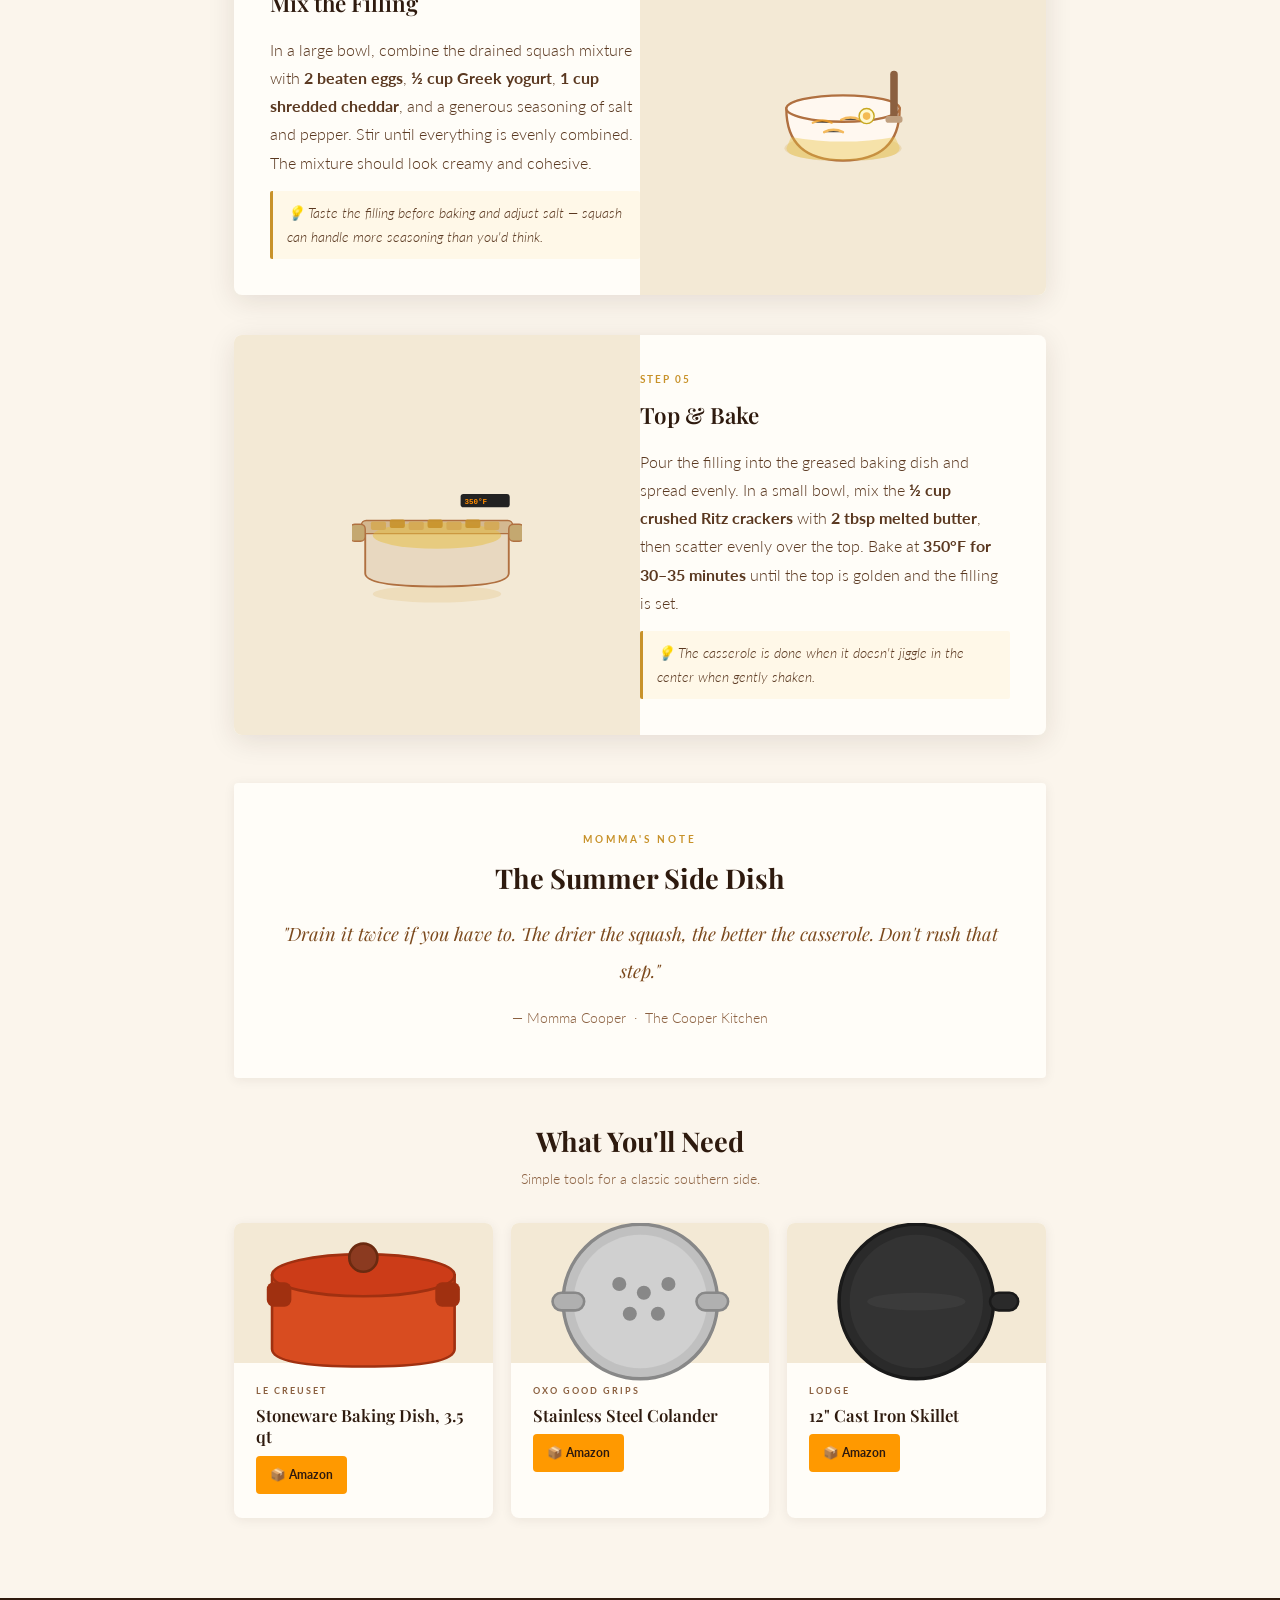
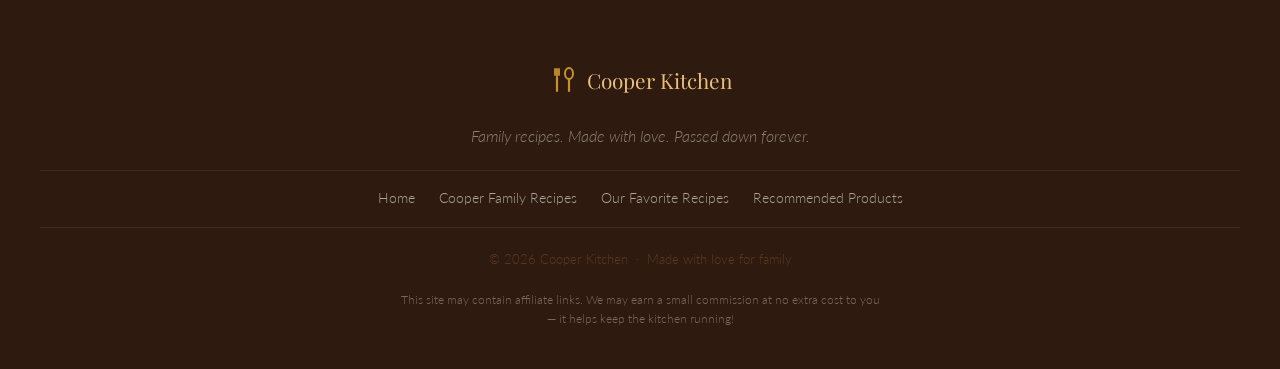
<file: recipe-squash-casserole.html>
<!DOCTYPE html>
<html lang="en">
<head>
  <!-- Google tag (gtag.js) -->
  <script async src="https://www.googletagmanager.com/gtag/js?id=G-13MG0YB939"></script>
  <script>
    window.dataLayer = window.dataLayer || [];
    function gtag(){dataLayer.push(arguments);}
    gtag('js', new Date());
    gtag('config', 'G-13MG0YB939');
  </script>
  <meta charset="UTF-8" />
  <meta name="viewport" content="width=device-width, initial-scale=1.0" />
  <title>Momma's Squash Casserole — The Cooper Kitchen</title>
  <meta name="description" content="A lighter take on the classic southern squash casserole — creamy yellow squash baked under a golden buttery cracker topping. Healthy comfort food at its absolute best." />
  <meta name="keywords" content="squash casserole recipe, healthy squash casserole, southern squash casserole, yellow squash bake, easy casserole recipe" />
  <link rel="canonical" href="https://www.thecooperkitchen.com/recipe-squash-casserole.html" />
  <meta name="robots" content="index, follow" />
  <meta property="og:type" content="article" />
  <meta property="og:title" content="Momma's Squash Casserole — The Cooper Kitchen" />
  <meta property="og:description" content="Creamy yellow squash baked under a golden cracker topping. Healthy southern comfort food." />
  <script type="application/ld+json">
  {
    "@context": "https://schema.org",
    "@type": "Recipe",
    "name": "Momma's Squash Casserole",
    "description": "A lighter take on the classic southern squash casserole — creamy yellow squash baked under a golden buttery cracker topping.",
    "author": { "@type": "Person", "name": "Momma Cooper" },
    "prepTime": "PT20M", "cookTime": "PT35M", "totalTime": "PT55M",
    "recipeYield": "8 servings",
    "recipeCategory": "Side Dish",
    "recipeCuisine": "Southern American",
    "keywords": "squash casserole, healthy, southern, side dish, yellow squash",
    "recipeIngredient": [
      "4 medium yellow squash, sliced", "1 medium onion, diced",
      "2 large eggs", "1/2 cup plain Greek yogurt",
      "1 cup shredded sharp cheddar", "2 tbsp butter",
      "Salt and pepper to taste", "1/2 cup crushed Ritz crackers",
      "2 tbsp melted butter (for topping)"
    ],
    "recipeInstructions": [
      { "@type": "HowToStep", "name": "Preheat", "text": "Preheat oven to 350°F and grease a baking dish." },
      { "@type": "HowToStep", "name": "Sauté", "text": "Cook squash and onion in butter until very soft, about 10 minutes." },
      { "@type": "HowToStep", "name": "Drain", "text": "Drain excess liquid from the cooked squash in a colander." },
      { "@type": "HowToStep", "name": "Mix filling", "text": "Combine squash with eggs, Greek yogurt, and cheddar cheese." },
      { "@type": "HowToStep", "name": "Bake", "text": "Pour into baking dish, top with buttered cracker crumbs, bake 30–35 min." }
    ]
  }
  </script>
  <link rel="preconnect" href="https://fonts.googleapis.com" />
  <link rel="preconnect" href="https://fonts.gstatic.com" crossorigin />
  <link href="https://fonts.googleapis.com/css2?family=Playfair+Display:ital,wght@0,400;0,600;0,700;1,400;1,600&family=Lato:wght@300;400;700&display=swap" rel="stylesheet" />
  <link rel="stylesheet" href="css/styles.css" />
</head>
<body data-page="cooper">

  <header class="recipe-hero" style="background: linear-gradient(160deg, #2A2800 0%, #6A5A00 55%, #A08A20 100%);">
    <div class="recipe-hero-inner">
      <div class="hero-badge">Cooper Family Recipe · Momma's Kitchen</div>
      <h1><em>Momma's</em> Squash Casserole</h1>
      <div class="recipe-hero-divider"></div>
      <div class="recipe-hero-meta">
        <span>⏱ 55 min</span>
        <span>🍽 8 servings</span>
        <span>🥗 Healthy</span>
        <span>⭐ Easy</span>
      </div>
      <a href="#recipe" class="btn-jump">Jump to Recipe ↓</a>
    </div>
  </header>

  <main class="recipe-page" id="recipe">

    <section class="recipe-story fade-in">
      <span class="eyebrow">About This Recipe</span>
      <h2>Comfort Food That's Actually Good For You</h2>
      <p>Summer in the South means yellow squash in abundance — and this casserole is Momma's favorite way to celebrate it. This is her lighter version of the classic: she swaps the sour cream for Greek yogurt and lets the natural sweetness of the squash do most of the work. The result is creamy, savory, and deeply satisfying without being heavy.</p>
      <p>The cracker topping is non-negotiable. That golden, buttery crust is what separates a squash casserole from a squash mush — it adds texture, richness, and the kind of satisfying crunch that makes everyone go back for seconds. Momma has been making this every summer for thirty years, and it disappears every single time.</p>
      <div class="story-note"><span>🌞</span><span>The key is draining the squash well after cooking — excess moisture is the enemy of a good set casserole.</span></div>
    </section>

    <section class="ingredients-section fade-in">
      <h2 class="ingredients-title">Ingredients</h2>
      <p class="ingredients-sub">Serves 8 &nbsp;·&nbsp; Prep: 20 min &nbsp;·&nbsp; Bake: 30–35 min at 350°F</p>
      <div class="affiliate-bar">
        <span class="affiliate-bar__label">Shop ingredients:</span>
        <a href="https://www.instacart.com/store?utm_source=affiliate&ref=YOUR_REF" class="btn-affiliate btn-affiliate--instacart" target="_blank" rel="noopener sponsored">🛒 Add to Instacart</a>
        <a href="https://www.amazon.com/s?k=yellow+squash+cheddar+Greek+yogurt&tag=YOUR_AMAZON_TAG" class="btn-affiliate btn-affiliate--amazon" target="_blank" rel="noopener sponsored">📦 Shop Amazon Fresh</a>
      </div>
      <div class="ingredients-grid">
        <div class="ingredient-item"><div class="ingredient-dot"></div><span class="ingredient-amount">4 medium</span><span class="ingredient-name">Yellow squash, sliced</span></div>
        <div class="ingredient-item"><div class="ingredient-dot"></div><span class="ingredient-amount">1 cup</span><span class="ingredient-name">Shredded sharp cheddar</span></div>
        <div class="ingredient-item"><div class="ingredient-dot"></div><span class="ingredient-amount">1 medium</span><span class="ingredient-name">Onion, diced</span></div>
        <div class="ingredient-item"><div class="ingredient-dot"></div><span class="ingredient-amount">To taste</span><span class="ingredient-name">Salt &amp; black pepper</span></div>
        <div class="ingredient-item"><div class="ingredient-dot"></div><span class="ingredient-amount">2 tbsp</span><span class="ingredient-name">Butter</span></div>
        <div class="ingredient-item"><div class="ingredient-dot"></div><span class="ingredient-amount">½ cup</span><span class="ingredient-name">Crushed Ritz crackers</span></div>
        <div class="ingredient-item"><div class="ingredient-dot"></div><span class="ingredient-amount">2 large</span><span class="ingredient-name">Eggs</span></div>
        <div class="ingredient-item"><div class="ingredient-dot"></div><span class="ingredient-amount">2 tbsp</span><span class="ingredient-name">Melted butter (for topping)</span></div>
        <div class="ingredient-item"><div class="ingredient-dot"></div><span class="ingredient-amount">½ cup</span><span class="ingredient-name">Plain Greek yogurt</span></div>
      </div>
    </section>

    <section class="steps-section fade-in">
      <h2 class="steps-title">Step by Step</h2>
      <p class="steps-sub">Momma's method — simple, reliable, delicious</p>
      <div class="steps-list">

        <div class="step-card fade-in">
          <div class="step-illustration">
            <svg viewBox="0 0 180 160" xmlns="http://www.w3.org/2000/svg" aria-hidden="true">
              <!-- Cutting board -->
              <rect x="20" y="55" width="140" height="80" rx="6" fill="#D4A86A" stroke="#B07040" stroke-width="2"/>
              <line x1="20" y1="75" x2="160" y2="75" stroke="#B88040" stroke-width="0.5" opacity="0.4"/>
              <line x1="20" y1="95" x2="160" y2="95" stroke="#B88040" stroke-width="0.5" opacity="0.4"/>
              <line x1="20" y1="115" x2="160" y2="115" stroke="#B88040" stroke-width="0.5" opacity="0.4"/>
              <!-- Squash rounds (yellow) -->
              <ellipse cx="52"  cy="100" rx="18" ry="14" fill="#F0C840" stroke="#C8A020" stroke-width="1.5"/>
              <ellipse cx="85"  cy="96"  rx="18" ry="14" fill="#E8B820" stroke="#C8A020" stroke-width="1.5"/>
              <ellipse cx="118" cy="100" rx="18" ry="14" fill="#F0C840" stroke="#C8A020" stroke-width="1.5"/>
              <!-- Knife -->
              <rect x="136" y="42" width="6" height="56" rx="2" fill="#C0C0C0" stroke="#888" stroke-width="1" transform="rotate(10 136 42)"/>
              <rect x="130" y="38" width="18" height="10" rx="3" fill="#6B4518" stroke="#4A2B10" stroke-width="1" transform="rotate(10 136 42)"/>
              <!-- Onion halves -->
              <ellipse cx="50" cy="70" rx="14" ry="10" fill="#F5E0F0" stroke="#D0A0C0" stroke-width="1.5"/>
              <line x1="40" y1="68" x2="60" y2="72" stroke="#D0A0C0" stroke-width="1" opacity="0.5"/>
              <line x1="40" y1="72" x2="60" y2="76" stroke="#D0A0C0" stroke-width="1" opacity="0.5"/>
            </svg>
          </div>
          <div class="step-content">
            <div class="step-number">Step 01</div>
            <div class="step-title">Slice the Squash &amp; Onion</div>
            <p class="step-desc">Preheat oven to <strong>350°F</strong> and grease a 9×13 baking dish. Slice the <strong>4 yellow squash</strong> into ¼-inch rounds and dice the <strong>onion</strong>. Uniform slices cook more evenly and give the casserole a better texture once everything comes together.</p>
            <div class="step-tip">💡 A mandoline slicer gives perfectly even squash rounds — just watch your fingers.</div>
          </div>
        </div>

        <div class="step-card reverse fade-in">
          <div class="step-illustration">
            <svg viewBox="0 0 180 160" xmlns="http://www.w3.org/2000/svg" aria-hidden="true">
              <!-- Skillet -->
              <ellipse cx="88" cy="128" rx="64" ry="12" fill="#333" opacity="0.3"/>
              <ellipse cx="88" cy="118" rx="62" ry="13" fill="#2A2A2A" stroke="#1A1A1A" stroke-width="2"/>
              <ellipse cx="88" cy="112" rx="54" ry="9" fill="#333"/>
              <rect x="148" y="108" width="24" height="12" rx="6" fill="#2A2A2A" stroke="#1A1A1A" stroke-width="1.5"/>
              <!-- Butter melting (yellow pool) -->
              <ellipse cx="88" cy="112" rx="40" ry="7" fill="#F5E6A3" opacity="0.5"/>
              <!-- Squash coins cooking -->
              <ellipse cx="62"  cy="106" rx="16" ry="12" fill="#E8C040" stroke="#C8A020" stroke-width="1.5"/>
              <ellipse cx="90"  cy="104" rx="16" ry="12" fill="#D4A820" stroke="#B08010" stroke-width="1.5"/>
              <ellipse cx="118" cy="106" rx="16" ry="12" fill="#E8C040" stroke="#C8A020" stroke-width="1.5"/>
              <!-- Steam -->
              <path d="M62  90 Q65 84 62 78" stroke="#ddd" stroke-width="1.8" fill="none" stroke-linecap="round" opacity="0.55"/>
              <path d="M90  88 Q93 82 90 76" stroke="#ddd" stroke-width="1.8" fill="none" stroke-linecap="round" opacity="0.55"/>
              <path d="M118 90 Q121 84 118 78" stroke="#ddd" stroke-width="1.8" fill="none" stroke-linecap="round" opacity="0.55"/>
            </svg>
          </div>
          <div class="step-content">
            <div class="step-number">Step 02</div>
            <div class="step-title">Sauté Until Very Soft</div>
            <p class="step-desc">Melt <strong>2 tbsp butter</strong> in a large skillet over medium heat. Add the squash and onion and cook, stirring occasionally, for <strong>8–10 minutes</strong> until the squash is completely tender and the onion is translucent. The squash should be easily pierced with a fork — not al dente.</p>
            <div class="step-tip">💡 Cook it more than you think — soft squash blends into a creamier casserole.</div>
          </div>
        </div>

        <div class="step-card fade-in">
          <div class="step-illustration">
            <svg viewBox="0 0 180 160" xmlns="http://www.w3.org/2000/svg" aria-hidden="true">
              <!-- Colander -->
              <path d="M30 68 L30 118 Q30 130 90 130 Q150 130 150 118 L150 68 Z" fill="#C0C0C0" stroke="#888" stroke-width="2"/>
              <ellipse cx="90" cy="68" rx="60" ry="13" fill="#D0D0D0" stroke="#888" stroke-width="2"/>
              <!-- Drain holes -->
              <circle cx="60" cy="85"  r="3" fill="#888"/>
              <circle cx="80" cy="90"  r="3" fill="#888"/>
              <circle cx="100" cy="85" r="3" fill="#888"/>
              <circle cx="120" cy="90" r="3" fill="#888"/>
              <circle cx="70"  cy="102" r="3" fill="#888"/>
              <circle cx="90"  cy="107" r="3" fill="#888"/>
              <circle cx="110" cy="102" r="3" fill="#888"/>
              <!-- Water draining out -->
              <path d="M62 130 Q60 142 58 148" stroke="#A0C8E8" stroke-width="3" stroke-linecap="round" opacity="0.6"/>
              <path d="M90 130 Q90 142 90 148" stroke="#A0C8E8" stroke-width="3" stroke-linecap="round" opacity="0.6"/>
              <path d="M118 130 Q120 142 122 148" stroke="#A0C8E8" stroke-width="3" stroke-linecap="round" opacity="0.6"/>
              <!-- Handles -->
              <rect x="10" y="72" width="22" height="14" rx="6" fill="#B0B0B0" stroke="#888" stroke-width="1.5"/>
              <rect x="148" y="72" width="22" height="14" rx="6" fill="#B0B0B0" stroke="#888" stroke-width="1.5"/>
            </svg>
          </div>
          <div class="step-content">
            <div class="step-number">Step 03</div>
            <div class="step-title">Drain Off Excess Liquid</div>
            <p class="step-desc">Transfer the cooked squash to a colander and let it drain for <strong>5 minutes</strong>. Gently press with a spoon to release as much liquid as possible. This is the most important step — squash releases a lot of water and skipping this results in a watery, loose casserole instead of a beautifully set one.</p>
            <div class="step-tip">💡 Press firmly but don't mash — you want pieces, not puree.</div>
          </div>
        </div>

        <div class="step-card reverse fade-in">
          <div class="step-illustration">
            <svg viewBox="0 0 180 160" xmlns="http://www.w3.org/2000/svg" aria-hidden="true">
              <!-- Mixing bowl -->
              <ellipse cx="90" cy="122" rx="62" ry="14" fill="#D4A853" opacity="0.25"/>
              <path d="M30 80 Q30 135 90 135 Q150 135 150 80 Z" fill="#FFF8F0" stroke="#B07040" stroke-width="2.5"/>
              <ellipse cx="90" cy="80" rx="60" ry="14" fill="#FFF8F0" stroke="#B07040" stroke-width="2.5"/>
              <!-- Mixed filling (yellow/orange) -->
              <path d="M35 110 Q90 120 145 110 Q150 120 150 122 Q150 135 90 135 Q30 135 30 122 Z" fill="#E8C040" opacity="0.4"/>
              <!-- Cheese shreds -->
              <path d="M58 95 Q68 90 78 95" stroke="#F0A020" stroke-width="2.5" stroke-linecap="round" opacity="0.7"/>
              <path d="M88 92 Q98 87 108 92" stroke="#F0A020" stroke-width="2.5" stroke-linecap="round" opacity="0.7"/>
              <path d="M70 105 Q80 100 90 105" stroke="#F0A020" stroke-width="2.5" stroke-linecap="round" opacity="0.7"/>
              <!-- Eggs cracked in -->
              <circle cx="115" cy="88" r="8" fill="#FFF8D0" stroke="#C8A820" stroke-width="1.5"/>
              <circle cx="115" cy="88" r="4" fill="#F0A020" opacity="0.7"/>
              <!-- Spatula -->
              <rect x="140" y="40" width="8" height="52" rx="4" fill="#8B6040"/>
              <rect x="135" y="88" width="18" height="7" rx="3" fill="#C0A080"/>
            </svg>
          </div>
          <div class="step-content">
            <div class="step-number">Step 04</div>
            <div class="step-title">Mix the Filling</div>
            <p class="step-desc">In a large bowl, combine the drained squash mixture with <strong>2 beaten eggs</strong>, <strong>½ cup Greek yogurt</strong>, <strong>1 cup shredded cheddar</strong>, and a generous seasoning of salt and pepper. Stir until everything is evenly combined. The mixture should look creamy and cohesive.</p>
            <div class="step-tip">💡 Taste the filling before baking and adjust salt — squash can handle more seasoning than you'd think.</div>
          </div>
        </div>

        <div class="step-card fade-in">
          <div class="step-illustration">
            <svg viewBox="0 0 180 160" xmlns="http://www.w3.org/2000/svg" aria-hidden="true">
              <!-- Baking dish shadow -->
              <ellipse cx="90" cy="142" rx="68" ry="9" fill="#D4A853" opacity="0.2"/>
              <!-- Baking dish -->
              <path d="M14 72 L14 120 Q14 134 90 134 Q166 134 166 120 L166 72 Z" fill="#E8D8C0" stroke="#B07040" stroke-width="2"/>
              <rect x="10" y="64" width="160" height="14" rx="5" fill="#D4B890" stroke="#B07040" stroke-width="1.5"/>
              <rect x="-2"  y="68" width="16" height="18" rx="5" fill="#C4A870" stroke="#B07040" stroke-width="1.5"/>
              <rect x="166" y="68" width="16" height="18" rx="5" fill="#C4A870" stroke="#B07040" stroke-width="1.5"/>
              <!-- Filling in dish -->
              <ellipse cx="90" cy="80" rx="68" ry="14" fill="#E8C040" opacity="0.5"/>
              <!-- Cracker topping layer -->
              <rect x="20"  y="65" width="16" height="9"  rx="2" fill="#D4A853" opacity="0.9"/>
              <rect x="40"  y="63" width="16" height="9"  rx="2" fill="#C8922A" opacity="0.9"/>
              <rect x="60"  y="65" width="16" height="9"  rx="2" fill="#D4A853" opacity="0.9"/>
              <rect x="80"  y="63" width="16" height="9"  rx="2" fill="#C8922A" opacity="0.9"/>
              <rect x="100" y="65" width="16" height="9"  rx="2" fill="#D4A853" opacity="0.9"/>
              <rect x="120" y="63" width="16" height="9"  rx="2" fill="#C8922A" opacity="0.9"/>
              <rect x="140" y="65" width="16" height="9"  rx="2" fill="#D4A853" opacity="0.9"/>
              <!-- Oven temp -->
              <rect x="115" y="36" width="52" height="14" rx="3" fill="#222"/>
              <text x="119" y="47" font-size="8" fill="#FF8C00" font-family="monospace" font-weight="bold">350°F</text>
            </svg>
          </div>
          <div class="step-content">
            <div class="step-number">Step 05</div>
            <div class="step-title">Top &amp; Bake</div>
            <p class="step-desc">Pour the filling into the greased baking dish and spread evenly. In a small bowl, mix the <strong>½ cup crushed Ritz crackers</strong> with <strong>2 tbsp melted butter</strong>, then scatter evenly over the top. Bake at <strong>350°F for 30–35 minutes</strong> until the top is golden and the filling is set.</p>
            <div class="step-tip">💡 The casserole is done when it doesn't jiggle in the center when gently shaken.</div>
          </div>
        </div>

      </div>
    </section>

    <section class="recipe-original fade-in">
      <span class="eyebrow">Momma's Note</span>
      <h2>The Summer Side Dish</h2>
      <blockquote>"Drain it twice if you have to. The drier the squash, the better the casserole. Don't rush that step."</blockquote>
      <cite>— Momma Cooper &nbsp;·&nbsp; The Cooper Kitchen</cite>
    </section>

    <section class="recipe-products fade-in">
      <h2>What You'll Need</h2>
      <p>Simple tools for a classic southern side.</p>
      <div class="recipe-products-grid">
        <div class="product-card">
          <div class="product-card__image" style="height:140px;">
            <svg viewBox="0 0 120 100" xmlns="http://www.w3.org/2000/svg" aria-hidden="true">
              <path d="M8 40 L8 82 Q8 92 60 92 Q112 92 112 82 L112 40 Z" fill="#D84C20" stroke="#A03010" stroke-width="1.5"/>
              <ellipse cx="60" cy="40" rx="52" ry="12" fill="#CC3C18" stroke="#A03010" stroke-width="1.5"/>
              <circle cx="60" cy="30" r="8" fill="#8B3A20" stroke="#6B2A10" stroke-width="1.5"/>
              <rect x="5"  y="44" width="14" height="14" rx="4" fill="#A03010"/>
              <rect x="101" y="44" width="14" height="14" rx="4" fill="#A03010"/>
            </svg>
          </div>
          <div class="product-card__body">
            <div class="product-card__brand">Le Creuset</div>
            <div class="product-card__name">Stoneware Baking Dish, 3.5 qt</div>
            <div class="product-card__actions">
              <a href="https://www.amazon.com/s?k=Le+Creuset+stoneware+baking+dish+rectangular&tag=YOUR_AMAZON_TAG" class="btn-product btn-product--amazon" target="_blank" rel="noopener sponsored">📦 Amazon</a>
            </div>
          </div>
        </div>
        <div class="product-card">
          <div class="product-card__image" style="height:140px;">
            <svg viewBox="0 0 120 100" xmlns="http://www.w3.org/2000/svg" aria-hidden="true">
              <circle cx="60" cy="55" r="44" fill="#C0C0C0" stroke="#888" stroke-width="2"/>
              <circle cx="60" cy="55" r="38" fill="#D0D0D0"/>
              <circle cx="48" cy="45" r="4" fill="#888"/>
              <circle cx="62" cy="50" r="4" fill="#888"/>
              <circle cx="76" cy="45" r="4" fill="#888"/>
              <circle cx="54" cy="62" r="4" fill="#888"/>
              <circle cx="70" cy="62" r="4" fill="#888"/>
              <rect x="10" y="50" width="18" height="10" rx="5" fill="#B0B0B0" stroke="#888" stroke-width="1.5"/>
              <rect x="92" y="50" width="18" height="10" rx="5" fill="#B0B0B0" stroke="#888" stroke-width="1.5"/>
            </svg>
          </div>
          <div class="product-card__body">
            <div class="product-card__brand">OXO Good Grips</div>
            <div class="product-card__name">Stainless Steel Colander</div>
            <div class="product-card__actions">
              <a href="https://www.amazon.com/s?k=OXO+Good+Grips+stainless+colander&tag=YOUR_AMAZON_TAG" class="btn-product btn-product--amazon" target="_blank" rel="noopener sponsored">📦 Amazon</a>
            </div>
          </div>
        </div>
        <div class="product-card">
          <div class="product-card__image" style="height:140px;">
            <svg viewBox="0 0 120 100" xmlns="http://www.w3.org/2000/svg" aria-hidden="true">
              <circle cx="60" cy="55" r="44" fill="#2A2A2A" stroke="#1A1A1A" stroke-width="2"/>
              <circle cx="60" cy="55" r="38" fill="#333"/>
              <rect x="102" y="50" width="16" height="10" rx="5" fill="#2A2A2A" stroke="#1A1A1A" stroke-width="1.5"/>
              <ellipse cx="60" cy="55" rx="28" ry="5" fill="#444" opacity="0.5"/>
            </svg>
          </div>
          <div class="product-card__body">
            <div class="product-card__brand">Lodge</div>
            <div class="product-card__name">12" Cast Iron Skillet</div>
            <div class="product-card__actions">
              <a href="https://www.amazon.com/s?k=Lodge+12+inch+cast+iron+skillet&tag=YOUR_AMAZON_TAG" class="btn-product btn-product--amazon" target="_blank" rel="noopener sponsored">📦 Amazon</a>
            </div>
          </div>
        </div>
      </div>
    </section>

  </main>

  <script src="js/main.js"></script>
</body>
</html>
</file>
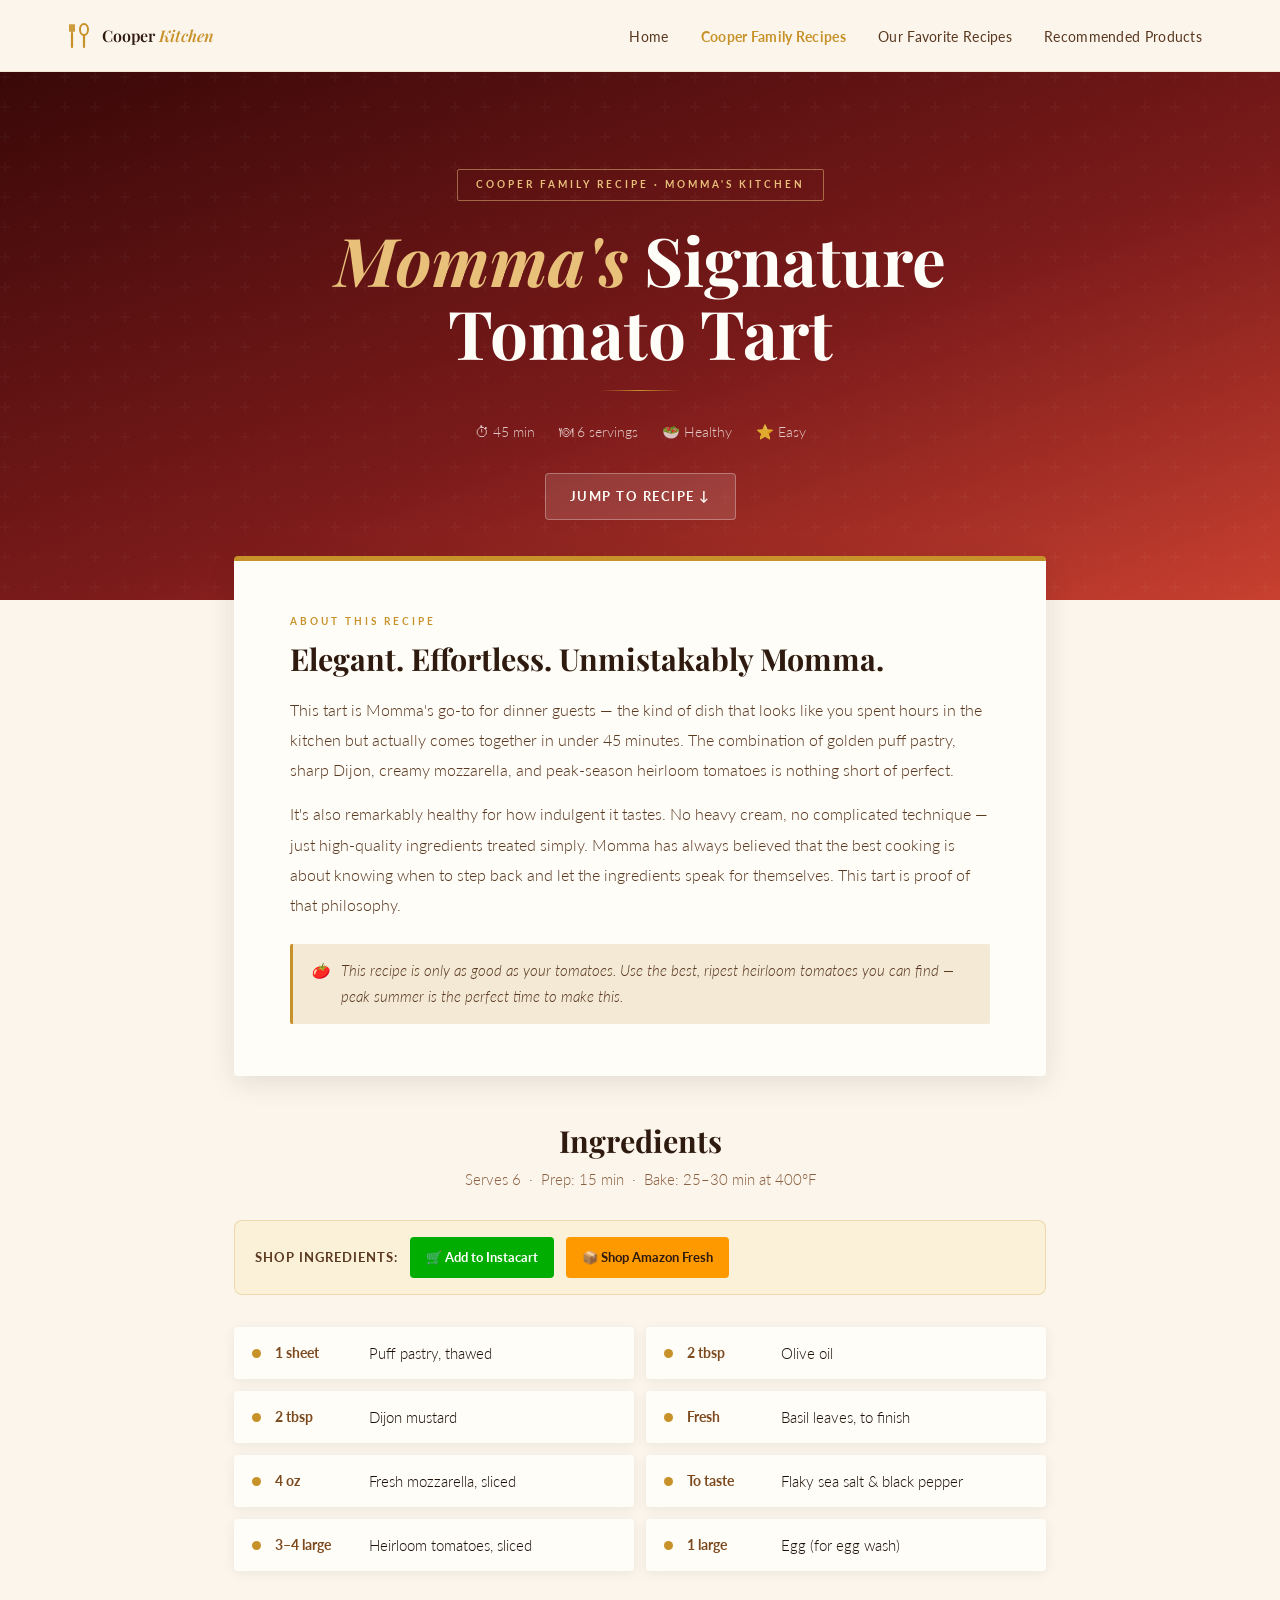
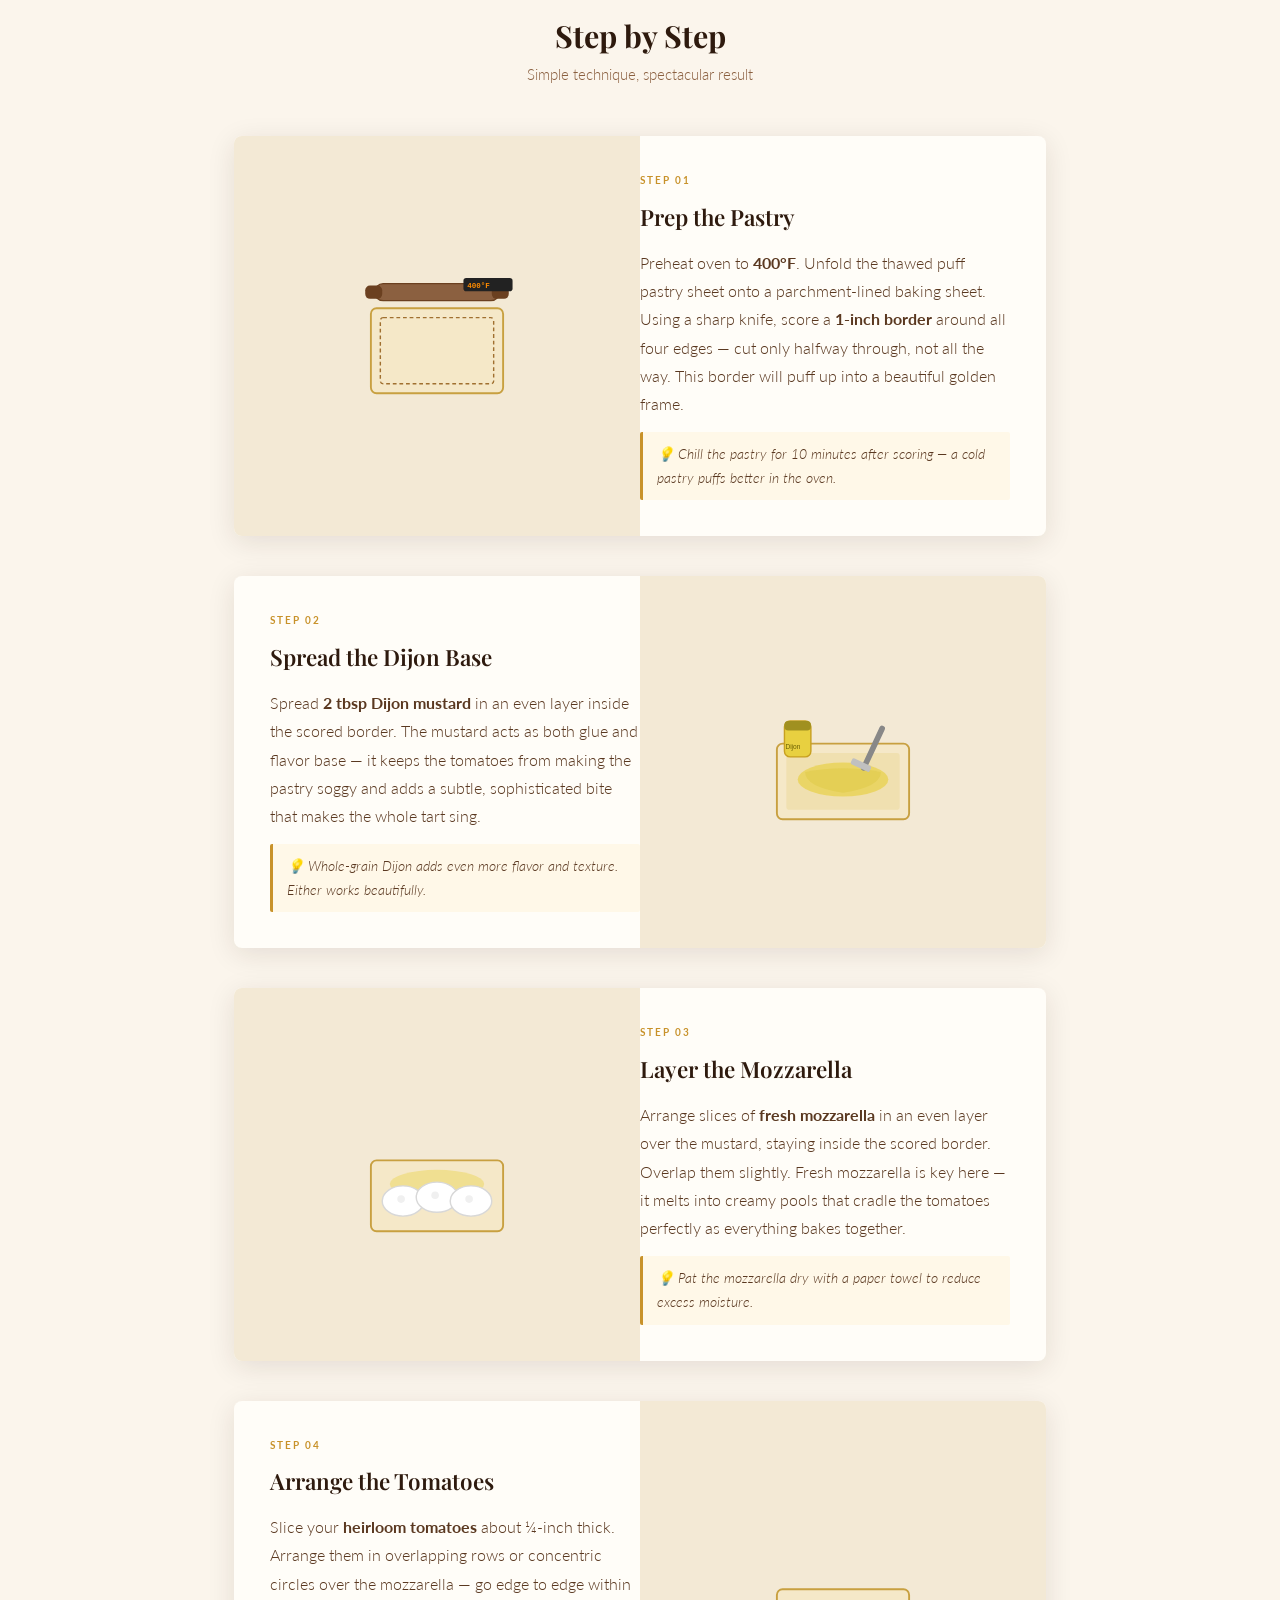
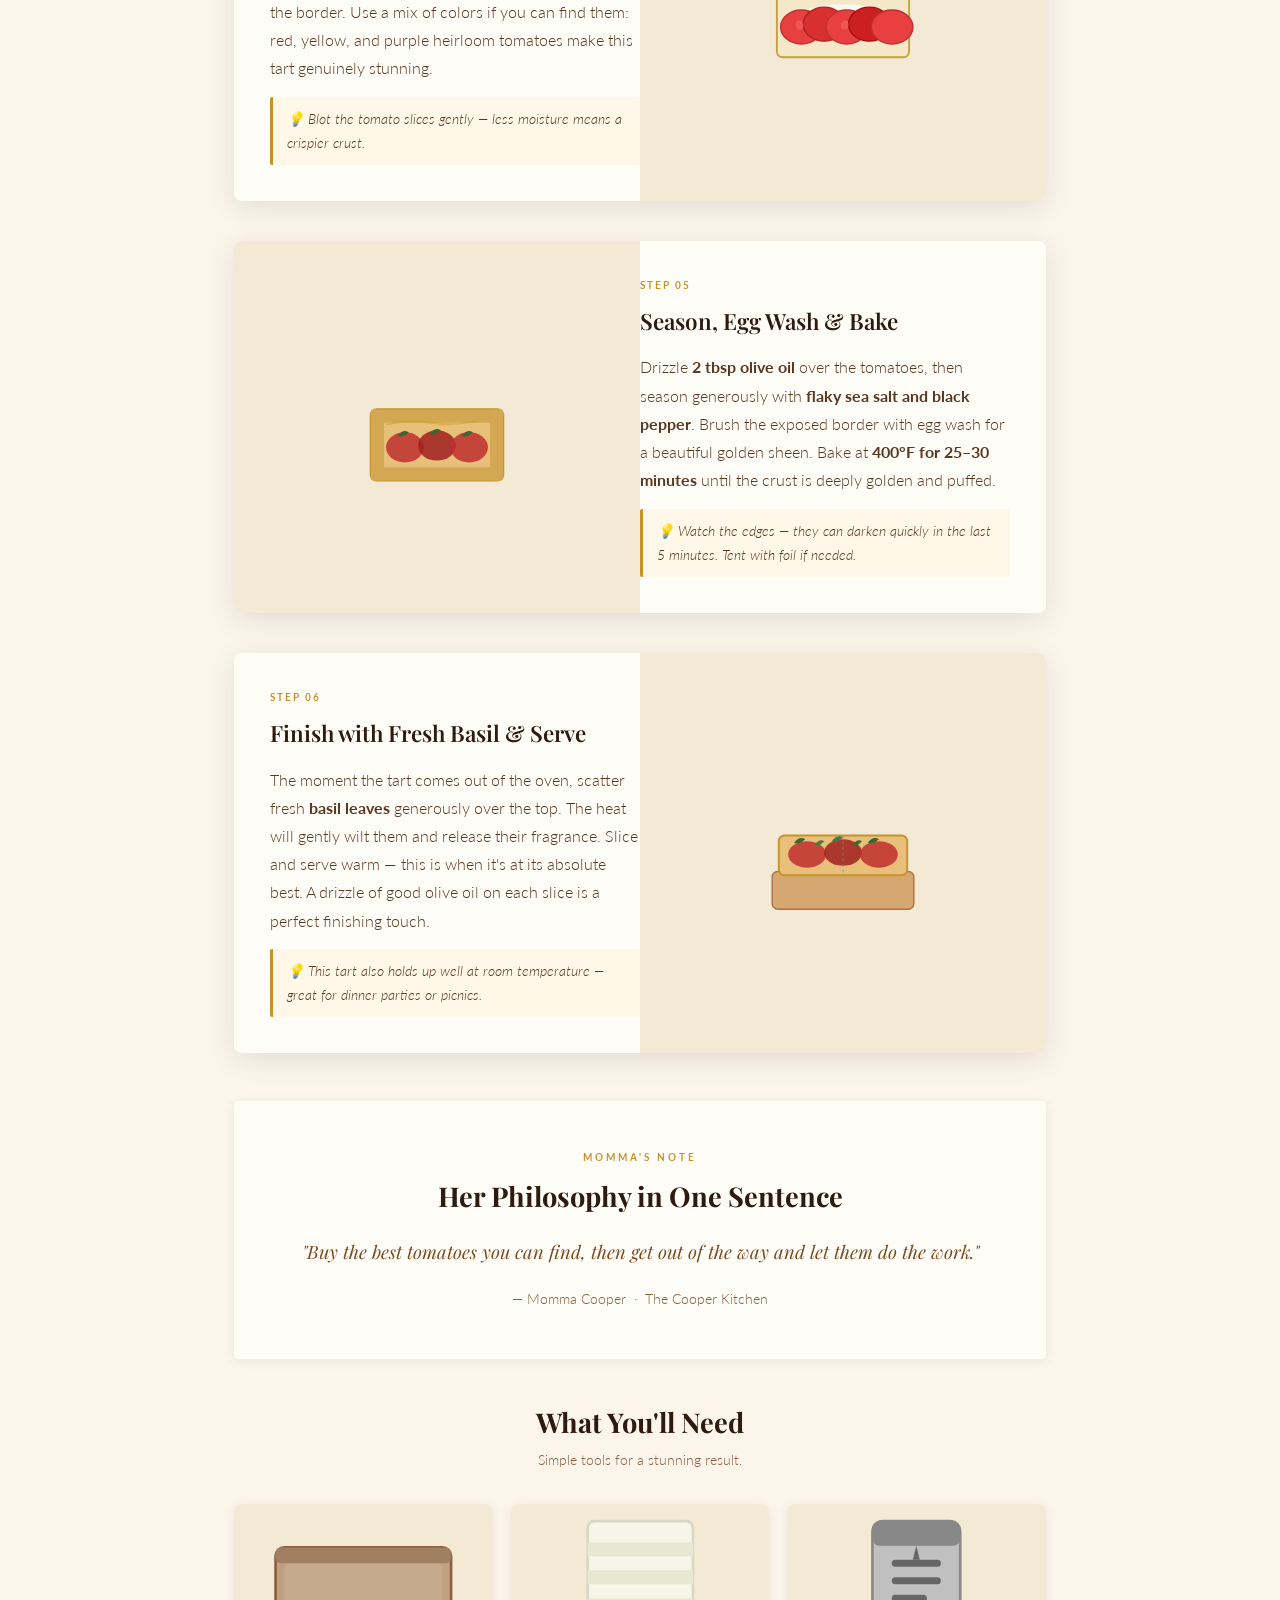
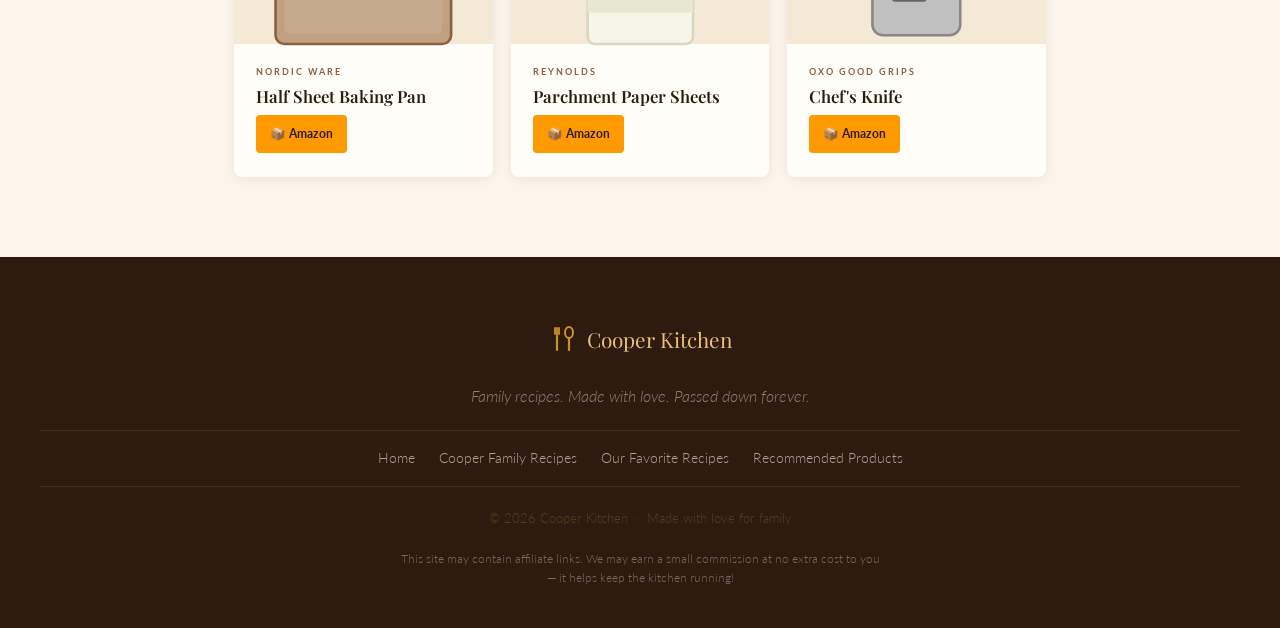
<file: recipe-tomato-tart.html>
<!DOCTYPE html>
<html lang="en">
<head>
  <!-- Google tag (gtag.js) -->
  <script async src="https://www.googletagmanager.com/gtag/js?id=G-13MG0YB939"></script>
  <script>
    window.dataLayer = window.dataLayer || [];
    function gtag(){dataLayer.push(arguments);}
    gtag('js', new Date());
    gtag('config', 'G-13MG0YB939');
  </script>
  <meta charset="UTF-8" />
  <meta name="viewport" content="width=device-width, initial-scale=1.0" />
  <title>Momma's Signature Tomato Tart — The Cooper Kitchen</title>
  <meta name="description" content="Heirloom tomatoes layered over Dijon mustard and fresh mozzarella on golden puff pastry. Momma's elegant, healthy tomato tart is proof that impressive and easy aren't mutually exclusive." />
  <meta name="keywords" content="tomato tart recipe, heirloom tomato tart, puff pastry tart, healthy tomato recipe, French tomato tart, easy summer dinner" />
  <link rel="canonical" href="https://www.thecooperkitchen.com/recipe-tomato-tart.html" />
  <meta name="robots" content="index, follow" />
  <meta property="og:type" content="article" />
  <meta property="og:title" content="Momma's Signature Tomato Tart — The Cooper Kitchen" />
  <meta property="og:description" content="Heirloom tomatoes, Dijon, and fresh mozzarella on golden puff pastry. Elegant and effortless." />
  <script type="application/ld+json">
  {
    "@context": "https://schema.org",
    "@type": "Recipe",
    "name": "Momma's Signature Tomato Tart",
    "description": "Heirloom tomatoes layered over Dijon mustard and fresh mozzarella on golden puff pastry.",
    "author": { "@type": "Person", "name": "Momma Cooper" },
    "prepTime": "PT15M", "cookTime": "PT30M", "totalTime": "PT45M",
    "recipeYield": "6 servings",
    "recipeCategory": "Dinner",
    "recipeCuisine": "French-American",
    "keywords": "tomato tart, puff pastry, heirloom tomatoes, healthy, summer dinner",
    "recipeIngredient": [
      "1 sheet puff pastry, thawed", "2 tbsp Dijon mustard",
      "4 oz fresh mozzarella, sliced", "3–4 ripe heirloom tomatoes, sliced",
      "2 tbsp olive oil", "Fresh basil leaves",
      "Flaky sea salt and black pepper", "1 egg (for egg wash)"
    ],
    "recipeInstructions": [
      { "@type": "HowToStep", "name": "Prep pastry", "text": "Preheat oven to 400°F. Roll out puff pastry on parchment." },
      { "@type": "HowToStep", "name": "Score border", "text": "Score a 1-inch border around the edge without cutting through." },
      { "@type": "HowToStep", "name": "Spread mustard", "text": "Spread Dijon mustard inside the border." },
      { "@type": "HowToStep", "name": "Layer cheese", "text": "Lay mozzarella slices evenly over the mustard." },
      { "@type": "HowToStep", "name": "Arrange tomatoes", "text": "Arrange tomato slices overlapping over the cheese." },
      { "@type": "HowToStep", "name": "Season and bake", "text": "Drizzle olive oil, season, egg wash the border, bake 25–30 min." },
      { "@type": "HowToStep", "name": "Finish with basil", "text": "Top with fresh basil immediately after baking. Serve warm." }
    ]
  }
  </script>
  <link rel="preconnect" href="https://fonts.googleapis.com" />
  <link rel="preconnect" href="https://fonts.gstatic.com" crossorigin />
  <link href="https://fonts.googleapis.com/css2?family=Playfair+Display:ital,wght@0,400;0,600;0,700;1,400;1,600&family=Lato:wght@300;400;700&display=swap" rel="stylesheet" />
  <link rel="stylesheet" href="css/styles.css" />
</head>
<body data-page="cooper">

  <header class="recipe-hero" style="background: linear-gradient(160deg, #3A0808 0%, #7A1A1A 55%, #C84030 100%);">
    <div class="recipe-hero-inner">
      <div class="hero-badge">Cooper Family Recipe · Momma's Kitchen</div>
      <h1><em>Momma's</em> Signature Tomato Tart</h1>
      <div class="recipe-hero-divider"></div>
      <div class="recipe-hero-meta">
        <span>⏱ 45 min</span>
        <span>🍽 6 servings</span>
        <span>🥗 Healthy</span>
        <span>⭐ Easy</span>
      </div>
      <a href="#recipe" class="btn-jump">Jump to Recipe ↓</a>
    </div>
  </header>

  <main class="recipe-page" id="recipe">

    <section class="recipe-story fade-in">
      <span class="eyebrow">About This Recipe</span>
      <h2>Elegant. Effortless. Unmistakably Momma.</h2>
      <p>This tart is Momma's go-to for dinner guests — the kind of dish that looks like you spent hours in the kitchen but actually comes together in under 45 minutes. The combination of golden puff pastry, sharp Dijon, creamy mozzarella, and peak-season heirloom tomatoes is nothing short of perfect.</p>
      <p>It's also remarkably healthy for how indulgent it tastes. No heavy cream, no complicated technique — just high-quality ingredients treated simply. Momma has always believed that the best cooking is about knowing when to step back and let the ingredients speak for themselves. This tart is proof of that philosophy.</p>
      <div class="story-note"><span>🍅</span><span>This recipe is only as good as your tomatoes. Use the best, ripest heirloom tomatoes you can find — peak summer is the perfect time to make this.</span></div>
    </section>

    <section class="ingredients-section fade-in">
      <h2 class="ingredients-title">Ingredients</h2>
      <p class="ingredients-sub">Serves 6 &nbsp;·&nbsp; Prep: 15 min &nbsp;·&nbsp; Bake: 25–30 min at 400°F</p>
      <div class="affiliate-bar">
        <span class="affiliate-bar__label">Shop ingredients:</span>
        <a href="https://www.instacart.com/store?utm_source=affiliate&ref=YOUR_REF" class="btn-affiliate btn-affiliate--instacart" target="_blank" rel="noopener sponsored">🛒 Add to Instacart</a>
        <a href="https://www.amazon.com/s?k=puff+pastry+heirloom+tomatoes+mozzarella&tag=YOUR_AMAZON_TAG" class="btn-affiliate btn-affiliate--amazon" target="_blank" rel="noopener sponsored">📦 Shop Amazon Fresh</a>
      </div>
      <div class="ingredients-grid">
        <div class="ingredient-item"><div class="ingredient-dot"></div><span class="ingredient-amount">1 sheet</span><span class="ingredient-name">Puff pastry, thawed</span></div>
        <div class="ingredient-item"><div class="ingredient-dot"></div><span class="ingredient-amount">2 tbsp</span><span class="ingredient-name">Olive oil</span></div>
        <div class="ingredient-item"><div class="ingredient-dot"></div><span class="ingredient-amount">2 tbsp</span><span class="ingredient-name">Dijon mustard</span></div>
        <div class="ingredient-item"><div class="ingredient-dot"></div><span class="ingredient-amount">Fresh</span><span class="ingredient-name">Basil leaves, to finish</span></div>
        <div class="ingredient-item"><div class="ingredient-dot"></div><span class="ingredient-amount">4 oz</span><span class="ingredient-name">Fresh mozzarella, sliced</span></div>
        <div class="ingredient-item"><div class="ingredient-dot"></div><span class="ingredient-amount">To taste</span><span class="ingredient-name">Flaky sea salt &amp; black pepper</span></div>
        <div class="ingredient-item"><div class="ingredient-dot"></div><span class="ingredient-amount">3–4 large</span><span class="ingredient-name">Heirloom tomatoes, sliced</span></div>
        <div class="ingredient-item"><div class="ingredient-dot"></div><span class="ingredient-amount">1 large</span><span class="ingredient-name">Egg (for egg wash)</span></div>
      </div>
    </section>

    <section class="steps-section fade-in">
      <h2 class="steps-title">Step by Step</h2>
      <p class="steps-sub">Simple technique, spectacular result</p>
      <div class="steps-list">

        <div class="step-card fade-in">
          <div class="step-illustration">
            <svg viewBox="0 0 180 160" xmlns="http://www.w3.org/2000/svg" aria-hidden="true">
              <!-- Puff pastry sheet rolled out -->
              <rect x="20" y="50" width="140" height="90" rx="6" fill="#F5E8C8" stroke="#C8A040" stroke-width="2"/>
              <!-- Scored border -->
              <rect x="30" y="60" width="120" height="70" rx="3" fill="none" stroke="#A07030" stroke-width="1.5" stroke-dasharray="4,3"/>
              <!-- Rolling pin above -->
              <rect x="24" y="24" width="132" height="18" rx="9" fill="#8B6040" stroke="#6B4020" stroke-width="1.5"/>
              <rect x="14" y="26" width="18" height="14" rx="5" fill="#6B4020"/>
              <rect x="148" y="26" width="18" height="14" rx="5" fill="#6B4020"/>
              <!-- Oven temp tag -->
              <rect x="118" y="18" width="52" height="14" rx="3" fill="#222"/>
              <text x="122" y="29" font-size="8" fill="#FF8C00" font-family="monospace" font-weight="bold">400°F</text>
            </svg>
          </div>
          <div class="step-content">
            <div class="step-number">Step 01</div>
            <div class="step-title">Prep the Pastry</div>
            <p class="step-desc">Preheat oven to <strong>400°F</strong>. Unfold the thawed puff pastry sheet onto a parchment-lined baking sheet. Using a sharp knife, score a <strong>1-inch border</strong> around all four edges — cut only halfway through, not all the way. This border will puff up into a beautiful golden frame.</p>
            <div class="step-tip">💡 Chill the pastry for 10 minutes after scoring — a cold pastry puffs better in the oven.</div>
          </div>
        </div>

        <div class="step-card reverse fade-in">
          <div class="step-illustration">
            <svg viewBox="0 0 180 160" xmlns="http://www.w3.org/2000/svg" aria-hidden="true">
              <!-- Pastry base -->
              <rect x="20" y="60" width="140" height="80" rx="6" fill="#F5E8C8" stroke="#C8A040" stroke-width="2"/>
              <rect x="30" y="70" width="120" height="60" rx="3" fill="#F0E0B0"/>
              <!-- Mustard being spread (yellow smear) -->
              <ellipse cx="90" cy="98" rx="48" ry="18" fill="#E8D040" opacity="0.65"/>
              <path d="M50 90 Q90 82 130 90 Q130 106 90 112 Q50 106 50 90Z" fill="#D4C030" opacity="0.3"/>
              <!-- Spreading knife/spatula -->
              <rect x="130" y="40" width="6" height="52" rx="3" fill="#888" transform="rotate(25 130 40)"/>
              <rect x="118" y="84" width="22" height="7" rx="2" fill="#C0C0C0" transform="rotate(25 130 40)"/>
              <!-- Dijon jar -->
              <rect x="28" y="36" width="28" height="38" rx="6" fill="#E8D040" stroke="#C8A020" stroke-width="1.5"/>
              <rect x="28" y="36" width="28" height="10" rx="4" fill="#A09020"/>
              <text x="29" y="66" font-size="7" fill="#6A6000" font-family="sans-serif">Dijon</text>
            </svg>
          </div>
          <div class="step-content">
            <div class="step-number">Step 02</div>
            <div class="step-title">Spread the Dijon Base</div>
            <p class="step-desc">Spread <strong>2 tbsp Dijon mustard</strong> in an even layer inside the scored border. The mustard acts as both glue and flavor base — it keeps the tomatoes from making the pastry soggy and adds a subtle, sophisticated bite that makes the whole tart sing.</p>
            <div class="step-tip">💡 Whole-grain Dijon adds even more flavor and texture. Either works beautifully.</div>
          </div>
        </div>

        <div class="step-card fade-in">
          <div class="step-illustration">
            <svg viewBox="0 0 180 160" xmlns="http://www.w3.org/2000/svg" aria-hidden="true">
              <!-- Pastry base -->
              <rect x="20" y="65" width="140" height="75" rx="6" fill="#F5E8C8" stroke="#C8A040" stroke-width="2"/>
              <ellipse cx="90" cy="90" rx="50" ry="15" fill="#E8D040" opacity="0.4"/>
              <!-- Mozzarella slices -->
              <ellipse cx="54"  cy="108" rx="22" ry="16" fill="white" stroke="#D8D8D8" stroke-width="1.5"/>
              <ellipse cx="90"  cy="104" rx="22" ry="16" fill="white" stroke="#D8D8D8" stroke-width="1.5"/>
              <ellipse cx="126" cy="108" rx="22" ry="16" fill="white" stroke="#D8D8D8" stroke-width="1.5"/>
              <!-- Moisture marks on mozz -->
              <circle cx="52"  cy="106" r="4" fill="#F0F0F0"/>
              <circle cx="88"  cy="102" r="4" fill="#F0F0F0"/>
              <circle cx="124" cy="106" r="4" fill="#F0F0F0"/>
            </svg>
          </div>
          <div class="step-content">
            <div class="step-number">Step 03</div>
            <div class="step-title">Layer the Mozzarella</div>
            <p class="step-desc">Arrange slices of <strong>fresh mozzarella</strong> in an even layer over the mustard, staying inside the scored border. Overlap them slightly. Fresh mozzarella is key here — it melts into creamy pools that cradle the tomatoes perfectly as everything bakes together.</p>
            <div class="step-tip">💡 Pat the mozzarella dry with a paper towel to reduce excess moisture.</div>
          </div>
        </div>

        <div class="step-card reverse fade-in">
          <div class="step-illustration">
            <svg viewBox="0 0 180 160" xmlns="http://www.w3.org/2000/svg" aria-hidden="true">
              <!-- Pastry base -->
              <rect x="20" y="68" width="140" height="72" rx="6" fill="#F5E8C8" stroke="#C8A040" stroke-width="2"/>
              <!-- Mozzarella layer -->
              <ellipse cx="90" cy="102" rx="55" ry="18" fill="white" opacity="0.7"/>
              <!-- Tomato slices overlapping -->
              <ellipse cx="46"  cy="108" rx="22" ry="18" fill="#E84040" stroke="#C03030" stroke-width="1.5"/>
              <ellipse cx="70"  cy="105" rx="22" ry="18" fill="#D83030" stroke="#B02020" stroke-width="1.5"/>
              <ellipse cx="94"  cy="108" rx="22" ry="18" fill="#E84040" stroke="#C03030" stroke-width="1.5"/>
              <ellipse cx="118" cy="105" rx="22" ry="18" fill="#CC2020" stroke="#A01010" stroke-width="1.5"/>
              <ellipse cx="142" cy="108" rx="22" ry="18" fill="#E84040" stroke="#C03030" stroke-width="1.5"/>
              <!-- Tomato seeds visible -->
              <ellipse cx="44"  cy="106" rx="4" ry="5" fill="#F87070" opacity="0.5" transform="rotate(-15 44 106)"/>
              <ellipse cx="92"  cy="106" rx="4" ry="5" fill="#F87070" opacity="0.5" transform="rotate(10 92 106)"/>
            </svg>
          </div>
          <div class="step-content">
            <div class="step-number">Step 04</div>
            <div class="step-title">Arrange the Tomatoes</div>
            <p class="step-desc">Slice your <strong>heirloom tomatoes</strong> about ¼-inch thick. Arrange them in overlapping rows or concentric circles over the mozzarella — go edge to edge within the border. Use a mix of colors if you can find them: red, yellow, and purple heirloom tomatoes make this tart genuinely stunning.</p>
            <div class="step-tip">💡 Blot the tomato slices gently — less moisture means a crispier crust.</div>
          </div>
        </div>

        <div class="step-card fade-in">
          <div class="step-illustration">
            <svg viewBox="0 0 180 160" xmlns="http://www.w3.org/2000/svg" aria-hidden="true">
              <!-- Finished tart -->
              <rect x="20" y="62" width="140" height="75" rx="6" fill="#E8C07A" stroke="#C8922A" stroke-width="2.5"/>
              <!-- Puffed golden border -->
              <rect x="20" y="62" width="140" height="14" rx="3" fill="#D4A853"/>
              <rect x="20" y="123" width="140" height="14" rx="3" fill="#D4A853"/>
              <rect x="20" y="62" width="14" height="75" rx="3" fill="#D4A853"/>
              <rect x="146" y="62" width="14" height="75" rx="3" fill="#D4A853"/>
              <!-- Baked tomatoes -->
              <ellipse cx="56"  cy="102" rx="20" ry="16" fill="#C03030" opacity="0.85"/>
              <ellipse cx="90"  cy="100" rx="20" ry="16" fill="#A02020" opacity="0.85"/>
              <ellipse cx="124" cy="102" rx="20" ry="16" fill="#C03030" opacity="0.85"/>
              <!-- Basil leaves on top -->
              <path d="M48  90 Q54 82 60 86 Q54 92 48  90Z" fill="#3A6830"/>
              <path d="M82  88 Q88 80 94 84 Q88 90 82  88Z" fill="#3A6830"/>
              <path d="M116 90 Q122 82 128 86 Q122 92 116 90Z" fill="#3A6830"/>
              <!-- Olive oil drizzle -->
              <path d="M36 78 Q60 72 84 76 Q108 80 132 74" stroke="#C8A020" stroke-width="2" fill="none" opacity="0.5"/>
            </svg>
          </div>
          <div class="step-content">
            <div class="step-number">Step 05</div>
            <div class="step-title">Season, Egg Wash &amp; Bake</div>
            <p class="step-desc">Drizzle <strong>2 tbsp olive oil</strong> over the tomatoes, then season generously with <strong>flaky sea salt and black pepper</strong>. Brush the exposed border with egg wash for a beautiful golden sheen. Bake at <strong>400°F for 25–30 minutes</strong> until the crust is deeply golden and puffed.</p>
            <div class="step-tip">💡 Watch the edges — they can darken quickly in the last 5 minutes. Tent with foil if needed.</div>
          </div>
        </div>

        <div class="step-card reverse fade-in">
          <div class="step-illustration">
            <svg viewBox="0 0 180 160" xmlns="http://www.w3.org/2000/svg" aria-hidden="true">
              <!-- Tart on board -->
              <rect x="15" y="100" width="150" height="40" rx="6" fill="#D4A870" stroke="#B07040" stroke-width="1.5"/>
              <rect x="22" y="62" width="136" height="42" rx="6" fill="#E8C07A" stroke="#C8922A" stroke-width="2"/>
              <!-- Tomatoes (baked) -->
              <ellipse cx="52"  cy="82" rx="20" ry="14" fill="#C03030" opacity="0.85"/>
              <ellipse cx="90"  cy="80" rx="20" ry="14" fill="#A02020" opacity="0.85"/>
              <ellipse cx="128" cy="82" rx="20" ry="14" fill="#C03030" opacity="0.85"/>
              <!-- Fresh basil scatter -->
              <path d="M38  70 Q44 62 50 66 Q44 72 38  70Z" fill="#3A6830"/>
              <path d="M78  68 Q84 60 90 64 Q84 70 78  68Z" fill="#4A7840"/>
              <path d="M116 70 Q122 62 128 66 Q122 72 116 70Z" fill="#3A6830"/>
              <path d="M60  72 Q65 65 70 68 Q65 74 60 72Z" fill="#4A7840"/>
              <path d="M100 72 Q105 65 110 68 Q105 74 100 72Z" fill="#3A6830"/>
              <!-- Slice being cut -->
              <line x1="90" y1="62" x2="90" y2="104" stroke="#888" stroke-width="1.5" stroke-dasharray="3,3" opacity="0.5"/>
            </svg>
          </div>
          <div class="step-content">
            <div class="step-number">Step 06</div>
            <div class="step-title">Finish with Fresh Basil &amp; Serve</div>
            <p class="step-desc">The moment the tart comes out of the oven, scatter fresh <strong>basil leaves</strong> generously over the top. The heat will gently wilt them and release their fragrance. Slice and serve warm — this is when it's at its absolute best. A drizzle of good olive oil on each slice is a perfect finishing touch.</p>
            <div class="step-tip">💡 This tart also holds up well at room temperature — great for dinner parties or picnics.</div>
          </div>
        </div>

      </div>
    </section>

    <section class="recipe-original fade-in">
      <span class="eyebrow">Momma's Note</span>
      <h2>Her Philosophy in One Sentence</h2>
      <blockquote>"Buy the best tomatoes you can find, then get out of the way and let them do the work."</blockquote>
      <cite>— Momma Cooper &nbsp;·&nbsp; The Cooper Kitchen</cite>
    </section>

    <section class="recipe-products fade-in">
      <h2>What You'll Need</h2>
      <p>Simple tools for a stunning result.</p>
      <div class="recipe-products-grid">
        <div class="product-card">
          <div class="product-card__image" style="height:140px;">
            <svg viewBox="0 0 120 100" xmlns="http://www.w3.org/2000/svg" aria-hidden="true">
              <rect x="10" y="35" width="100" height="55" rx="5" fill="#C0A080" stroke="#8B6040" stroke-width="1.5"/>
              <rect x="10" y="35" width="100" height="9" rx="3" fill="#A08060"/>
              <rect x="15" y="44" width="90" height="40" rx="3" fill="rgba(255,255,255,0.1)"/>
            </svg>
          </div>
          <div class="product-card__body">
            <div class="product-card__brand">Nordic Ware</div>
            <div class="product-card__name">Half Sheet Baking Pan</div>
            <div class="product-card__actions">
              <a href="https://www.amazon.com/s?k=Nordic+Ware+half+sheet+baking+pan&tag=YOUR_AMAZON_TAG" class="btn-product btn-product--amazon" target="_blank" rel="noopener sponsored">📦 Amazon</a>
            </div>
          </div>
        </div>
        <div class="product-card">
          <div class="product-card__image" style="height:140px;">
            <svg viewBox="0 0 120 100" xmlns="http://www.w3.org/2000/svg" aria-hidden="true">
              <rect x="30" y="20" width="60" height="70" rx="4" fill="#F5F5E8" stroke="#D8D8C0" stroke-width="1.5"/>
              <line x1="30" y1="36" x2="90" y2="36" stroke="#E8E8D0" stroke-width="8"/>
              <line x1="30" y1="52" x2="90" y2="52" stroke="#E8E8D0" stroke-width="8"/>
              <line x1="30" y1="68" x2="90" y2="68" stroke="#E8E8D0" stroke-width="8"/>
            </svg>
          </div>
          <div class="product-card__body">
            <div class="product-card__brand">Reynolds</div>
            <div class="product-card__name">Parchment Paper Sheets</div>
            <div class="product-card__actions">
              <a href="https://www.amazon.com/s?k=Reynolds+parchment+paper+baking+sheets&tag=YOUR_AMAZON_TAG" class="btn-product btn-product--amazon" target="_blank" rel="noopener sponsored">📦 Amazon</a>
            </div>
          </div>
        </div>
        <div class="product-card">
          <div class="product-card__image" style="height:140px;">
            <svg viewBox="0 0 120 100" xmlns="http://www.w3.org/2000/svg" aria-hidden="true">
              <rect x="35" y="20" width="50" height="65" rx="6" fill="#C0C0C0" stroke="#888" stroke-width="1.5"/>
              <rect x="35" y="20" width="50" height="14" rx="4" fill="#888"/>
              <rect x="46" y="42" width="28" height="4" rx="2" fill="#666"/>
              <rect x="46" y="52" width="28" height="4" rx="2" fill="#666"/>
              <rect x="46" y="62" width="20" height="4" rx="2" fill="#666"/>
              <path d="M60 34 L58 42 L62 42 Z" fill="#666"/>
            </svg>
          </div>
          <div class="product-card__body">
            <div class="product-card__brand">OXO Good Grips</div>
            <div class="product-card__name">Chef's Knife</div>
            <div class="product-card__actions">
              <a href="https://www.amazon.com/s?k=OXO+Good+Grips+chef+knife&tag=YOUR_AMAZON_TAG" class="btn-product btn-product--amazon" target="_blank" rel="noopener sponsored">📦 Amazon</a>
            </div>
          </div>
        </div>
      </div>
    </section>

  </main>

  <script src="js/main.js"></script>
</body>
</html>
</file>
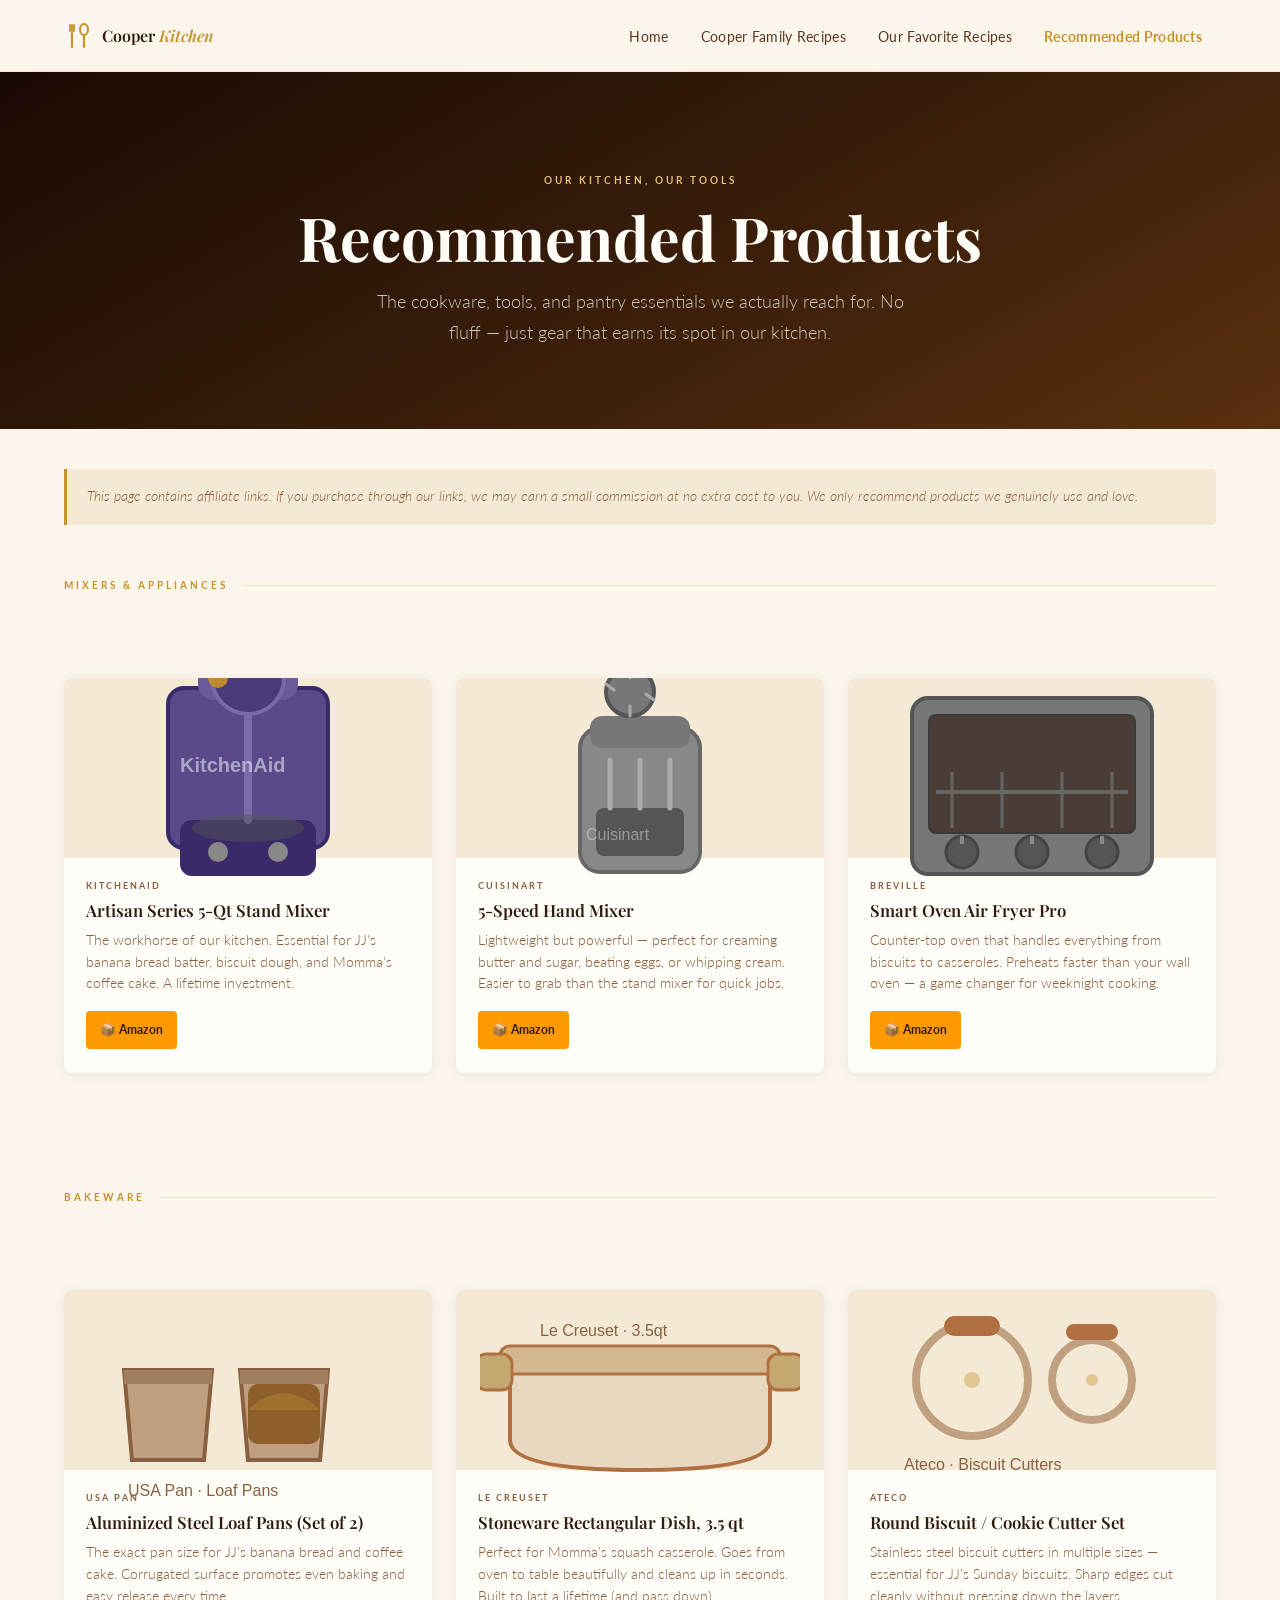
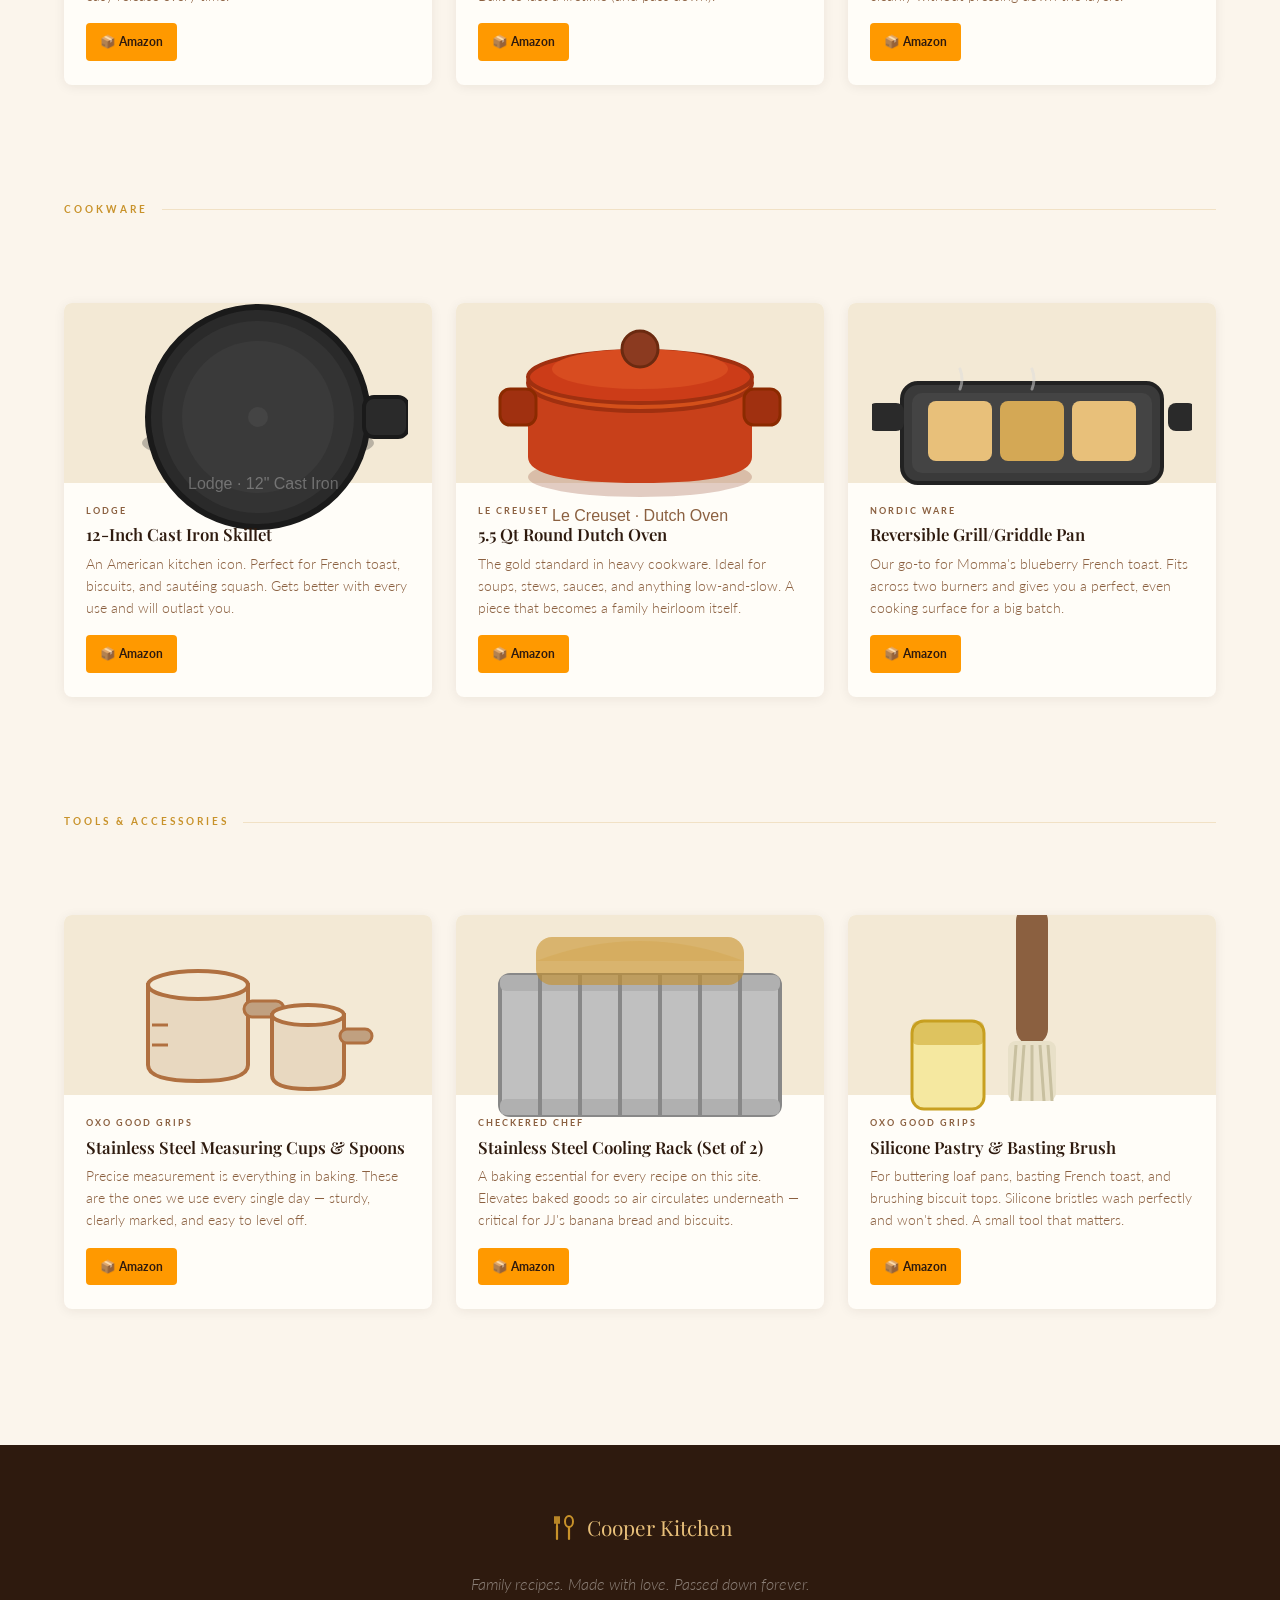
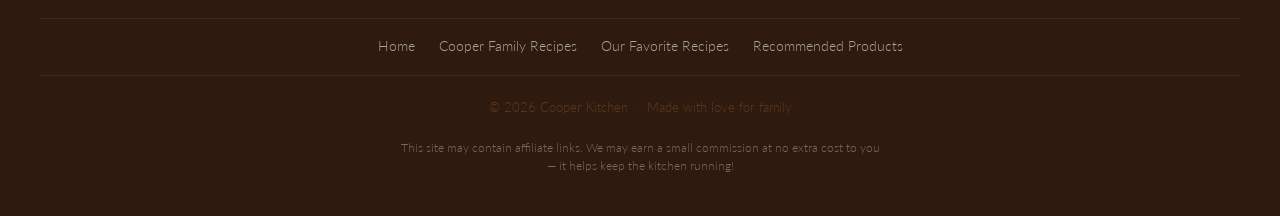
<file: recommended-products.html>
<!DOCTYPE html>
<html lang="en">
<head>
  <!-- Google tag (gtag.js) -->
  <script async src="https://www.googletagmanager.com/gtag/js?id=G-13MG0YB939"></script>
  <script>
    window.dataLayer = window.dataLayer || [];
    function gtag(){dataLayer.push(arguments);}
    gtag('js', new Date());
    gtag('config', 'G-13MG0YB939');
  </script>
  <meta charset="UTF-8" />
  <meta name="viewport" content="width=device-width, initial-scale=1.0" />
  <title>Recommended Kitchen Products — The Cooper Kitchen</title>
  <meta name="description" content="The tools, cookware, and pantry staples the Cooper family actually uses. From KitchenAid mixers to Lodge cast iron — gear we trust in our own kitchen." />
  <link rel="canonical" href="https://www.thecooperkitchen.com/recommended-products.html" />
  <meta name="robots" content="index, follow" />
  <meta property="og:type"  content="website" />
  <meta property="og:title" content="Recommended Kitchen Products — The Cooper Kitchen" />
  <meta property="og:description" content="Tools and gear the Cooper family actually uses to make their recipes." />
  <script type="application/ld+json">
  {
    "@context": "https://schema.org",
    "@type": "ItemList",
    "name": "Cooper Kitchen Recommended Products",
    "description": "Kitchen tools and equipment recommended by the Cooper family.",
    "url": "https://www.thecooperkitchen.com/recommended-products.html"
  }
  </script>
  <link rel="preconnect" href="https://fonts.googleapis.com" />
  <link rel="preconnect" href="https://fonts.gstatic.com" crossorigin />
  <link href="https://fonts.googleapis.com/css2?family=Playfair+Display:ital,wght@0,400;0,600;0,700;1,400;1,600&family=Lato:wght@300;400;700&display=swap" rel="stylesheet" />
  <link rel="stylesheet" href="css/styles.css" />
  <style>
    .products-category-label {
      font-size: 10px;
      font-weight: 700;
      letter-spacing: 3px;
      text-transform: uppercase;
      color: var(--gold);
      margin: 52px 0 20px;
      display: flex;
      align-items: center;
      gap: 14px;
    }
    .products-category-label::after {
      content: '';
      flex: 1;
      height: 1px;
      background: rgba(200,146,42,0.2);
    }
    .disclaimer-box {
      background: var(--parchment);
      border-left: 3px solid var(--gold);
      border-radius: 0 var(--radius-sm) var(--radius-sm) 0;
      padding: 16px 20px;
      font-size: 0.85rem;
      color: var(--text-light);
      font-style: italic;
      margin-bottom: 8px;
    }
  </style>
</head>
<body data-page="products">

  <!-- NAV injected by main.js -->

  <header class="listing-hero" style="background: linear-gradient(150deg, #1A0A04 0%, #3A1E0A 55%, #5A3010 100%);">
    <div class="container--narrow">
      <span class="eyebrow" style="color:var(--gold-light);">Our Kitchen, Our Tools</span>
      <h1>Recommended Products</h1>
      <p>The cookware, tools, and pantry essentials we actually reach for. No fluff — just gear that earns its spot in our kitchen.</p>
    </div>
  </header>

  <main>
    <div class="container" style="padding-bottom: 72px;">

      <div style="padding-top: 40px;" class="fade-in">
        <div class="disclaimer-box">
          This page contains affiliate links. If you purchase through our links, we may earn a small commission at no extra cost to you. We only recommend products we genuinely use and love.
        </div>
      </div>

      <!-- ── Mixers & Appliances ── -->
      <div class="products-category-label fade-in">Mixers &amp; Appliances</div>
      <div class="products-grid">

        <div class="product-card fade-in">
          <div class="product-card__image">
            <svg viewBox="0 0 160 140" xmlns="http://www.w3.org/2000/svg" aria-hidden="true">
              <rect x="40" y="30" width="80" height="80" rx="8" fill="#5A4A8A" stroke="#3A2A6A" stroke-width="2"/>
              <rect x="55" y="14" width="50" height="22" rx="8" fill="#6A5A9A"/>
              <circle cx="80" cy="25" r="18" fill="#4A3A7A" stroke="#7A6AAA" stroke-width="2"/>
              <rect x="46" y="96" width="68" height="28" rx="6" fill="#3A2A6A"/>
              <circle cx="65" cy="25" r="5" fill="#C8922A" opacity="0.9"/>
              <path d="M80 44 L80 96" stroke="#7A6AAA" stroke-width="4" stroke-linecap="round"/>
              <ellipse cx="80" cy="100" rx="28" ry="7" fill="#555" opacity="0.5"/>
              <circle cx="95" cy="112" r="5" fill="#888"/>
              <circle cx="65" cy="112" r="5" fill="#888"/>
              <text x="46" y="72" font-size="10" fill="rgba(255,255,255,0.5)" font-family="sans-serif" font-weight="bold">KitchenAid</text>
            </svg>
          </div>
          <div class="product-card__body">
            <div class="product-card__brand">KitchenAid</div>
            <div class="product-card__name">Artisan Series 5-Qt Stand Mixer</div>
            <p class="product-card__desc">The workhorse of our kitchen. Essential for JJ's banana bread batter, biscuit dough, and Momma's coffee cake. A lifetime investment.</p>
            <div class="product-card__actions">
              <!-- Replace YOUR_AMAZON_TAG with your affiliate tag -->
              <a href="https://www.amazon.com/s?k=KitchenAid+Artisan+Stand+Mixer&tag=YOUR_AMAZON_TAG" class="btn-product btn-product--amazon" target="_blank" rel="noopener sponsored" aria-label="Shop KitchenAid Stand Mixer on Amazon">📦 Amazon</a>
            </div>
          </div>
        </div>

        <div class="product-card fade-in">
          <div class="product-card__image">
            <svg viewBox="0 0 160 140" xmlns="http://www.w3.org/2000/svg" aria-hidden="true">
              <rect x="50" y="50" width="60" height="72" rx="10" fill="#888" stroke="#666" stroke-width="2"/>
              <rect x="55" y="44" width="50" height="16" rx="6" fill="#777"/>
              <rect x="58" y="90" width="44" height="24" rx="4" fill="#555"/>
              <line x1="65" y1="66" x2="65" y2="90" stroke="#AAA" stroke-width="2.5" stroke-linecap="round"/>
              <line x1="80" y1="66" x2="80" y2="90" stroke="#AAA" stroke-width="2.5" stroke-linecap="round"/>
              <line x1="95" y1="66" x2="95" y2="90" stroke="#AAA" stroke-width="2.5" stroke-linecap="round"/>
              <circle cx="75" cy="32" r="12" fill="#777" stroke="#555" stroke-width="2"/>
              <path d="M75 20 L75 25 M75 39 L75 44 M63 28 L67 31 M83 33 L87 36" stroke="#AAA" stroke-width="1.5" stroke-linecap="round"/>
              <text x="53" y="106" font-size="8" fill="rgba(255,255,255,0.4)" font-family="sans-serif">Cuisinart</text>
            </svg>
          </div>
          <div class="product-card__body">
            <div class="product-card__brand">Cuisinart</div>
            <div class="product-card__name">5-Speed Hand Mixer</div>
            <p class="product-card__desc">Lightweight but powerful — perfect for creaming butter and sugar, beating eggs, or whipping cream. Easier to grab than the stand mixer for quick jobs.</p>
            <div class="product-card__actions">
              <a href="https://www.amazon.com/s?k=Cuisinart+5+speed+hand+mixer&tag=YOUR_AMAZON_TAG" class="btn-product btn-product--amazon" target="_blank" rel="noopener sponsored">📦 Amazon</a>
            </div>
          </div>
        </div>

        <div class="product-card fade-in">
          <div class="product-card__image">
            <svg viewBox="0 0 160 140" xmlns="http://www.w3.org/2000/svg" aria-hidden="true">
              <!-- Oven / toaster oven shape -->
              <rect x="20" y="35" width="120" height="88" rx="8" fill="#777" stroke="#555" stroke-width="2"/>
              <rect x="28" y="43" width="104" height="60" rx="4" fill="#3A3A3A"/>
              <rect x="29" y="44" width="102" height="58" rx="3" fill="#FF6A00" opacity="0.08"/>
              <!-- Control knobs -->
              <circle cx="45" cy="112" r="8" fill="#555" stroke="#444" stroke-width="1.5"/>
              <circle cx="80" cy="112" r="8" fill="#555" stroke="#444" stroke-width="1.5"/>
              <circle cx="115" cy="112" r="8" fill="#555" stroke="#444" stroke-width="1.5"/>
              <line x1="45" y1="104" x2="45" y2="108" stroke="#888" stroke-width="2"/>
              <line x1="80" y1="104" x2="80" y2="108" stroke="#888" stroke-width="2"/>
              <line x1="115" y1="104" x2="115" y2="108" stroke="#888" stroke-width="2"/>
              <!-- Rack inside -->
              <line x1="32" y1="82" x2="128" y2="82" stroke="#666" stroke-width="2"/>
              <line x1="40" y1="72" x2="40" y2="100" stroke="#666" stroke-width="1.5"/>
              <line x1="65" y1="72" x2="65" y2="100" stroke="#666" stroke-width="1.5"/>
              <line x1="95" y1="72" x2="95" y2="100" stroke="#666" stroke-width="1.5"/>
              <line x1="120" y1="72" x2="120" y2="100" stroke="#666" stroke-width="1.5"/>
            </svg>
          </div>
          <div class="product-card__body">
            <div class="product-card__brand">Breville</div>
            <div class="product-card__name">Smart Oven Air Fryer Pro</div>
            <p class="product-card__desc">Counter-top oven that handles everything from biscuits to casseroles. Preheats faster than your wall oven — a game changer for weeknight cooking.</p>
            <div class="product-card__actions">
              <a href="https://www.amazon.com/s?k=Breville+Smart+Oven+Air+Fryer+Pro&tag=YOUR_AMAZON_TAG" class="btn-product btn-product--amazon" target="_blank" rel="noopener sponsored">📦 Amazon</a>
            </div>
          </div>
        </div>

      </div><!-- /mixers grid -->

      <!-- ── Bakeware ── -->
      <div class="products-category-label fade-in">Bakeware</div>
      <div class="products-grid">

        <div class="product-card fade-in">
          <div class="product-card__image">
            <svg viewBox="0 0 160 140" xmlns="http://www.w3.org/2000/svg" aria-hidden="true">
              <!-- Two loaf pans -->
              <path d="M18 65 L62 65 L58 110 L22 110 Z" fill="#C0A080" stroke="#8B6040" stroke-width="2"/>
              <path d="M18 65 L62 65 L62 72 L18 72 Z" fill="#A08060"/>
              <path d="M76 65 L120 65 L116 110 L80 110 Z" fill="#C0A080" stroke="#8B6040" stroke-width="2"/>
              <path d="M76 65 L120 65 L120 72 L76 72 Z" fill="#A08060"/>
              <!-- Loaf in right pan (baked) -->
              <rect x="80" y="72" width="36" height="30" rx="5" fill="#8B5E2A"/>
              <path d="M80 85 Q98 68 116 85" fill="#A0702E"/>
              <text x="20" y="128" font-size="8" fill="var(--text-light)" font-family="sans-serif">USA Pan · Loaf Pans</text>
            </svg>
          </div>
          <div class="product-card__body">
            <div class="product-card__brand">USA Pan</div>
            <div class="product-card__name">Aluminized Steel Loaf Pans (Set of 2)</div>
            <p class="product-card__desc">The exact pan size for JJ's banana bread and coffee cake. Corrugated surface promotes even baking and easy release every time.</p>
            <div class="product-card__actions">
              <a href="https://www.amazon.com/s?k=USA+Pan+loaf+pans+set+of+2&tag=YOUR_AMAZON_TAG" class="btn-product btn-product--amazon" target="_blank" rel="noopener sponsored">📦 Amazon</a>
            </div>
          </div>
        </div>

        <div class="product-card fade-in">
          <div class="product-card__image">
            <svg viewBox="0 0 160 140" xmlns="http://www.w3.org/2000/svg" aria-hidden="true">
              <!-- Casserole / baking dish -->
              <path d="M15 60 L15 100 Q15 115 80 115 Q145 115 145 100 L145 60 Z" fill="#E8D8C0" stroke="#B07040" stroke-width="2"/>
              <rect x="10" y="53" width="140" height="14" rx="5" fill="#D4B890" stroke="#B07040" stroke-width="1.5"/>
              <rect x="-2" y="57" width="18" height="18" rx="5" fill="#C4A870" stroke="#B07040" stroke-width="1.5"/>
              <rect x="144" y="57" width="18" height="18" rx="5" fill="#C4A870" stroke="#B07040" stroke-width="1.5"/>
              <text x="30" y="48" font-size="8" fill="var(--text-light)" font-family="sans-serif">Le Creuset · 3.5qt</text>
            </svg>
          </div>
          <div class="product-card__body">
            <div class="product-card__brand">Le Creuset</div>
            <div class="product-card__name">Stoneware Rectangular Dish, 3.5 qt</div>
            <p class="product-card__desc">Perfect for Momma's squash casserole. Goes from oven to table beautifully and cleans up in seconds. Built to last a lifetime (and pass down).</p>
            <div class="product-card__actions">
              <a href="https://www.amazon.com/s?k=Le+Creuset+stoneware+rectangular+baking+dish&tag=YOUR_AMAZON_TAG" class="btn-product btn-product--amazon" target="_blank" rel="noopener sponsored">📦 Amazon</a>
            </div>
          </div>
        </div>

        <div class="product-card fade-in">
          <div class="product-card__image">
            <svg viewBox="0 0 160 140" xmlns="http://www.w3.org/2000/svg" aria-hidden="true">
              <!-- Biscuit cutter set -->
              <circle cx="50" cy="70" r="28" fill="none" stroke="#C0A080" stroke-width="4"/>
              <circle cx="50" cy="70" r="22" fill="#F3E9D5"/>
              <circle cx="50" cy="70" r="4"  fill="#C8922A" opacity="0.4"/>
              <circle cx="110" cy="70" r="20" fill="none" stroke="#C0A080" stroke-width="4"/>
              <circle cx="110" cy="70" r="15" fill="#F3E9D5"/>
              <circle cx="110" cy="70" r="3"  fill="#C8922A" opacity="0.4"/>
              <!-- Handles on top -->
              <rect x="36" y="38" width="28" height="10" rx="5" fill="#B07040"/>
              <rect x="97" y="42" width="26" height="8" rx="4" fill="#B07040"/>
              <text x="16" y="115" font-size="8" fill="var(--text-light)" font-family="sans-serif">Ateco · Biscuit Cutters</text>
            </svg>
          </div>
          <div class="product-card__body">
            <div class="product-card__brand">Ateco</div>
            <div class="product-card__name">Round Biscuit / Cookie Cutter Set</div>
            <p class="product-card__desc">Stainless steel biscuit cutters in multiple sizes — essential for JJ's Sunday biscuits. Sharp edges cut cleanly without pressing down the layers.</p>
            <div class="product-card__actions">
              <a href="https://www.amazon.com/s?k=Ateco+round+biscuit+cutter+set+stainless&tag=YOUR_AMAZON_TAG" class="btn-product btn-product--amazon" target="_blank" rel="noopener sponsored">📦 Amazon</a>
            </div>
          </div>
        </div>

      </div><!-- /bakeware grid -->

      <!-- ── Cookware ── -->
      <div class="products-category-label fade-in">Cookware</div>
      <div class="products-grid">

        <div class="product-card fade-in">
          <div class="product-card__image">
            <svg viewBox="0 0 160 140" xmlns="http://www.w3.org/2000/svg" aria-hidden="true">
              <!-- Cast iron skillet -->
              <ellipse cx="85" cy="95" rx="58" ry="10" fill="#333" opacity="0.3"/>
              <circle cx="85" cy="82" r="55" fill="#2A2A2A" stroke="#1A1A1A" stroke-width="3"/>
              <circle cx="85" cy="82" r="48" fill="#333"/>
              <!-- Handle -->
              <rect x="138" y="72" width="22" height="20" rx="5" fill="#2A2A2A" stroke="#1A1A1A" stroke-width="2"/>
              <!-- Inner cooking surface -->
              <circle cx="85" cy="82" r="38" fill="#3A3A3A"/>
              <circle cx="85" cy="82" r="5" fill="#444"/>
              <text x="50" y="118" font-size="8" fill="rgba(255,255,255,0.3)" font-family="sans-serif">Lodge · 12" Cast Iron</text>
            </svg>
          </div>
          <div class="product-card__body">
            <div class="product-card__brand">Lodge</div>
            <div class="product-card__name">12-Inch Cast Iron Skillet</div>
            <p class="product-card__desc">An American kitchen icon. Perfect for French toast, biscuits, and sautéing squash. Gets better with every use and will outlast you.</p>
            <div class="product-card__actions">
              <a href="https://www.amazon.com/s?k=Lodge+12+inch+cast+iron+skillet&tag=YOUR_AMAZON_TAG" class="btn-product btn-product--amazon" target="_blank" rel="noopener sponsored">📦 Amazon</a>
            </div>
          </div>
        </div>

        <div class="product-card fade-in">
          <div class="product-card__image">
            <svg viewBox="0 0 160 140" xmlns="http://www.w3.org/2000/svg" aria-hidden="true">
              <!-- Dutch oven -->
              <ellipse cx="80" cy="112" rx="56" ry="10" fill="#8B3A20" opacity="0.25"/>
              <path d="M24 65 L24 102 Q24 115 80 115 Q136 115 136 102 L136 65 Z" fill="#C8401A"/>
              <ellipse cx="80" cy="65" rx="56" ry="14" fill="#D4501A" stroke="#A03010" stroke-width="2"/>
              <!-- Lid -->
              <ellipse cx="80" cy="62" rx="56" ry="13" fill="#CC3C18" stroke="#A03010" stroke-width="2"/>
              <ellipse cx="80" cy="58" rx="44" ry="10" fill="#D84C20"/>
              <!-- Knob -->
              <circle cx="80" cy="48" r="9" fill="#8B3A20" stroke="#6B2A10" stroke-width="1.5"/>
              <!-- Handles -->
              <rect x="10" y="68" width="18" height="18" rx="5" fill="#A03010" stroke="#8B2A00" stroke-width="1.5"/>
              <rect x="132" y="68" width="18" height="18" rx="5" fill="#A03010" stroke="#8B2A00" stroke-width="1.5"/>
              <text x="36" y="134" font-size="8" fill="var(--text-light)" font-family="sans-serif">Le Creuset · Dutch Oven</text>
            </svg>
          </div>
          <div class="product-card__body">
            <div class="product-card__brand">Le Creuset</div>
            <div class="product-card__name">5.5 Qt Round Dutch Oven</div>
            <p class="product-card__desc">The gold standard in heavy cookware. Ideal for soups, stews, sauces, and anything low-and-slow. A piece that becomes a family heirloom itself.</p>
            <div class="product-card__actions">
              <a href="https://www.amazon.com/s?k=Le+Creuset+5.5+qt+dutch+oven&tag=YOUR_AMAZON_TAG" class="btn-product btn-product--amazon" target="_blank" rel="noopener sponsored">📦 Amazon</a>
            </div>
          </div>
        </div>

        <div class="product-card fade-in">
          <div class="product-card__image">
            <svg viewBox="0 0 160 140" xmlns="http://www.w3.org/2000/svg" aria-hidden="true">
              <!-- Large griddle / flat pan -->
              <rect x="15" y="65" width="130" height="50" rx="8" fill="#3A3A3A" stroke="#222" stroke-width="2"/>
              <rect x="20" y="70" width="120" height="40" rx="5" fill="#444"/>
              <!-- Toast slices on griddle -->
              <rect x="28" y="74" width="32" height="30" rx="4" fill="#E8C07A"/>
              <rect x="64" y="74" width="32" height="30" rx="4" fill="#D4A855"/>
              <rect x="100" y="74" width="32" height="30" rx="4" fill="#E8C07A"/>
              <!-- Handles -->
              <rect x="148" y="75" width="14" height="14" rx="4" fill="#2A2A2A"/>
              <rect x="-2"  y="75" width="18" height="14" rx="4" fill="#2A2A2A"/>
              <!-- Steam from toast -->
              <path d="M44 68 Q46 63 44 58" stroke="#ddd" stroke-width="1.5" fill="none" stroke-linecap="round" opacity="0.5"/>
              <path d="M80 68 Q82 63 80 58" stroke="#ddd" stroke-width="1.5" fill="none" stroke-linecap="round" opacity="0.5"/>
            </svg>
          </div>
          <div class="product-card__body">
            <div class="product-card__brand">Nordic Ware</div>
            <div class="product-card__name">Reversible Grill/Griddle Pan</div>
            <p class="product-card__desc">Our go-to for Momma's blueberry French toast. Fits across two burners and gives you a perfect, even cooking surface for a big batch.</p>
            <div class="product-card__actions">
              <a href="https://www.amazon.com/s?k=Nordic+Ware+reversible+griddle+grill&tag=YOUR_AMAZON_TAG" class="btn-product btn-product--amazon" target="_blank" rel="noopener sponsored">📦 Amazon</a>
            </div>
          </div>
        </div>

      </div><!-- /cookware grid -->

      <!-- ── Tools & Accessories ── -->
      <div class="products-category-label fade-in">Tools &amp; Accessories</div>
      <div class="products-grid">

        <div class="product-card fade-in">
          <div class="product-card__image">
            <svg viewBox="0 0 160 140" xmlns="http://www.w3.org/2000/svg" aria-hidden="true">
              <!-- Measuring cups set -->
              <path d="M30 60 L30 100 Q30 108 55 108 Q80 108 80 100 L80 60 Z" fill="#E8D8C0" stroke="#B07040" stroke-width="2"/>
              <ellipse cx="55" cy="60" rx="25" ry="7" fill="#F3E9D5" stroke="#B07040" stroke-width="2"/>
              <!-- Handle -->
              <rect x="78" y="68" width="20" height="8" rx="4" fill="#C0A080" stroke="#B07040" stroke-width="1.5"/>
              <!-- Smaller cup -->
              <path d="M92 75 L92 105 Q92 112 110 112 Q128 112 128 105 L128 75 Z" fill="#E8D8C0" stroke="#B07040" stroke-width="2"/>
              <ellipse cx="110" cy="75" rx="18" ry="5" fill="#F3E9D5" stroke="#B07040" stroke-width="2"/>
              <rect x="126" y="82" width="16" height="7" rx="3.5" fill="#C0A080" stroke="#B07040" stroke-width="1.5"/>
              <!-- Measurement markings -->
              <line x1="32" y1="80" x2="40" y2="80" stroke="#B07040" stroke-width="1.5"/>
              <line x1="32" y1="90" x2="40" y2="90" stroke="#B07040" stroke-width="1.5"/>
            </svg>
          </div>
          <div class="product-card__body">
            <div class="product-card__brand">OXO Good Grips</div>
            <div class="product-card__name">Stainless Steel Measuring Cups &amp; Spoons</div>
            <p class="product-card__desc">Precise measurement is everything in baking. These are the ones we use every single day — sturdy, clearly marked, and easy to level off.</p>
            <div class="product-card__actions">
              <a href="https://www.amazon.com/s?k=OXO+Good+Grips+measuring+cups+stainless&tag=YOUR_AMAZON_TAG" class="btn-product btn-product--amazon" target="_blank" rel="noopener sponsored">📦 Amazon</a>
            </div>
          </div>
        </div>

        <div class="product-card fade-in">
          <div class="product-card__image">
            <svg viewBox="0 0 160 140" xmlns="http://www.w3.org/2000/svg" aria-hidden="true">
              <!-- Cooling rack -->
              <rect x="10" y="55" width="140" height="70" rx="5" fill="#C0C0C0" stroke="#888" stroke-width="2"/>
              <rect x="10" y="55" width="140" height="8" rx="3" fill="#B0B0B0"/>
              <rect x="10" y="117" width="140" height="8" rx="3" fill="#B0B0B0"/>
              <!-- Vertical wires -->
              <line x1="30"  y1="55" x2="30"  y2="125" stroke="#888" stroke-width="2"/>
              <line x1="50"  y1="55" x2="50"  y2="125" stroke="#888" stroke-width="2"/>
              <line x1="70"  y1="55" x2="70"  y2="125" stroke="#888" stroke-width="2"/>
              <line x1="90"  y1="55" x2="90"  y2="125" stroke="#888" stroke-width="2"/>
              <line x1="110" y1="55" x2="110" y2="125" stroke="#888" stroke-width="2"/>
              <line x1="130" y1="55" x2="130" y2="125" stroke="#888" stroke-width="2"/>
              <!-- Loaf silhouette on rack -->
              <rect x="28" y="36" width="104" height="24" rx="8" fill="#C8922A" opacity="0.6"/>
              <path d="M28 48 Q80 28 132 48" fill="#D4A853" opacity="0.5"/>
            </svg>
          </div>
          <div class="product-card__body">
            <div class="product-card__brand">Checkered Chef</div>
            <div class="product-card__name">Stainless Steel Cooling Rack (Set of 2)</div>
            <p class="product-card__desc">A baking essential for every recipe on this site. Elevates baked goods so air circulates underneath — critical for JJ's banana bread and biscuits.</p>
            <div class="product-card__actions">
              <a href="https://www.amazon.com/s?k=stainless+steel+cooling+rack+baking+set&tag=YOUR_AMAZON_TAG" class="btn-product btn-product--amazon" target="_blank" rel="noopener sponsored">📦 Amazon</a>
            </div>
          </div>
        </div>

        <div class="product-card fade-in">
          <div class="product-card__image">
            <svg viewBox="0 0 160 140" xmlns="http://www.w3.org/2000/svg" aria-hidden="true">
              <!-- Pastry brush -->
              <rect x="72" y="20" width="16" height="70" rx="8" fill="#8B6040"/>
              <rect x="68" y="88" width="24" height="30" rx="4" fill="#E8E0C8"/>
              <!-- Brush bristles -->
              <line x1="72" y1="90" x2="70" y2="118" stroke="#C8C0A0" stroke-width="1.5"/>
              <line x1="76" y1="90" x2="74" y2="118" stroke="#C8C0A0" stroke-width="1.5"/>
              <line x1="80" y1="90" x2="80" y2="118" stroke="#C8C0A0" stroke-width="1.5"/>
              <line x1="84" y1="90" x2="86" y2="118" stroke="#C8C0A0" stroke-width="1.5"/>
              <line x1="88" y1="90" x2="90" y2="118" stroke="#C8C0A0" stroke-width="1.5"/>
              <!-- Butter jar -->
              <rect x="20" y="78" width="36" height="44" rx="6" fill="#F5E8A0" stroke="#C8A020" stroke-width="1.5"/>
              <rect x="20" y="78" width="36" height="12" rx="3" fill="#C8A020" opacity="0.5"/>
            </svg>
          </div>
          <div class="product-card__body">
            <div class="product-card__brand">OXO Good Grips</div>
            <div class="product-card__name">Silicone Pastry &amp; Basting Brush</div>
            <p class="product-card__desc">For buttering loaf pans, basting French toast, and brushing biscuit tops. Silicone bristles wash perfectly and won't shed. A small tool that matters.</p>
            <div class="product-card__actions">
              <a href="https://www.amazon.com/s?k=OXO+silicone+pastry+brush&tag=YOUR_AMAZON_TAG" class="btn-product btn-product--amazon" target="_blank" rel="noopener sponsored">📦 Amazon</a>
            </div>
          </div>
        </div>

      </div><!-- /tools grid -->

    </div>
  </main>

  <!-- FOOTER injected by main.js -->
  <script src="js/main.js"></script>
</body>
</html>
</file>
<file: css/styles.css>
/* ══════════════════════════════════════════════════════
   The Cooper Kitchen — Global Stylesheet
   ══════════════════════════════════════════════════════ */

/* ── Design Tokens ── */
:root {
  --cream:        #FBF5EC;
  --parchment:    #F3E9D5;
  --brown-dark:   #2E1A0E;
  --brown-mid:    #7C4A1E;
  --brown-light:  #B07040;
  --gold:         #C8922A;
  --gold-light:   #E8C07A;
  --gold-pale:    #FBF0D8;
  --green:        #5A7A50;
  --text-dark:    #1E1208;
  --text-mid:     #5A3820;
  --text-light:   #8B6040;
  --white:        #FFFDF8;
  --shadow-sm:    0 2px 12px rgba(46,26,14,0.07);
  --shadow-md:    0 6px 28px rgba(46,26,14,0.11);
  --shadow-lg:    0 16px 56px rgba(46,26,14,0.15);
  --radius-sm:    4px;
  --radius-md:    8px;
  --radius-lg:    16px;
  --nav-height:   72px;
  --page-max:     1200px;
  --content-max:  860px;
  --font-serif:   'Playfair Display', Georgia, serif;
  --font-sans:    'Lato', 'Helvetica Neue', Arial, sans-serif;
  --ease:         cubic-bezier(0.4, 0, 0.2, 1);
}

/* ── Reset ── */
*, *::before, *::after { box-sizing: border-box; margin: 0; padding: 0; }
html { scroll-behavior: smooth; font-size: 16px; }
img, svg { display: block; max-width: 100%; }
a { color: inherit; text-decoration: none; }
ul { list-style: none; }
button { cursor: pointer; border: none; background: none; font: inherit; }

/* ── Base ── */
body {
  background: var(--cream);
  color: var(--text-dark);
  font-family: var(--font-sans);
  font-weight: 300;
  line-height: 1.75;
  -webkit-font-smoothing: antialiased;
}

/* ── Typography ── */
h1, h2, h3, h4 {
  font-family: var(--font-serif);
  line-height: 1.15;
  color: var(--brown-dark);
}

p { color: var(--text-mid); }

.eyebrow {
  display: block;
  font-size: 10px;
  font-weight: 700;
  letter-spacing: 3px;
  text-transform: uppercase;
  color: var(--gold);
  margin-bottom: 12px;
}

/* ── Layout ── */
.container {
  max-width: var(--page-max);
  margin: 0 auto;
  padding: 0 24px;
}

.container--narrow {
  max-width: var(--content-max);
  margin: 0 auto;
  padding: 0 24px;
}

section { padding: 72px 0; }

/* ── Navigation ── */
.site-nav {
  position: sticky;
  top: 0;
  z-index: 100;
  background: rgba(251,245,236,0.92);
  backdrop-filter: blur(12px);
  -webkit-backdrop-filter: blur(12px);
  border-bottom: 1px solid rgba(200,146,42,0.15);
  transition: box-shadow 0.3s var(--ease);
  height: var(--nav-height);
  display: flex;
  align-items: center;
}

.site-nav.scrolled {
  box-shadow: 0 2px 20px rgba(46,26,14,0.1);
}

.nav-inner {
  max-width: var(--page-max);
  margin: 0 auto;
  padding: 0 24px;
  width: 100%;
  display: flex;
  align-items: center;
  gap: 32px;
}

.logo {
  display: flex;
  align-items: center;
  gap: 10px;
  flex-shrink: 0;
  color: var(--brown-dark);
  transition: opacity 0.2s;
}
.logo:hover { opacity: 0.75; }

.logo-icon { color: var(--gold); flex-shrink: 0; }

.logo-text {
  font-family: var(--font-serif);
  font-size: 1rem;
  font-weight: 600;
  line-height: 1.2;
  color: var(--brown-dark);
}
.logo-text em { font-style: italic; color: var(--gold); }

.nav-links {
  display: flex;
  align-items: center;
  gap: 4px;
  margin-left: auto;
}

.nav-links a {
  font-size: 0.88rem;
  font-weight: 400;
  letter-spacing: 0.3px;
  color: var(--text-mid);
  padding: 8px 14px;
  border-radius: var(--radius-sm);
  transition: color 0.2s, background 0.2s;
  white-space: nowrap;
}

.nav-links a:hover { color: var(--brown-dark); background: var(--parchment); }
.nav-links a.active { color: var(--gold); font-weight: 700; }

.nav-toggle {
  display: none;
  flex-direction: column;
  gap: 5px;
  margin-left: auto;
  padding: 8px;
}
.nav-toggle span {
  display: block;
  width: 24px;
  height: 2px;
  background: var(--brown-dark);
  border-radius: 2px;
  transition: transform 0.3s, opacity 0.3s;
}

/* ── Buttons ── */
.btn {
  display: inline-flex;
  align-items: center;
  gap: 8px;
  font-family: var(--font-sans);
  font-size: 0.88rem;
  font-weight: 700;
  letter-spacing: 1px;
  text-transform: uppercase;
  padding: 14px 28px;
  border-radius: var(--radius-sm);
  transition: transform 0.2s var(--ease), box-shadow 0.2s var(--ease), opacity 0.2s;
  cursor: pointer;
  white-space: nowrap;
}
.btn:hover { transform: translateY(-2px); }
.btn:active { transform: translateY(0); }

.btn--primary {
  background: var(--gold);
  color: var(--white);
  box-shadow: 0 4px 16px rgba(200,146,42,0.35);
}
.btn--primary:hover { box-shadow: 0 8px 24px rgba(200,146,42,0.45); }

.btn--outline {
  background: transparent;
  color: var(--brown-dark);
  border: 1.5px solid var(--brown-dark);
}
.btn--outline:hover { background: var(--brown-dark); color: var(--white); }

.btn--ghost {
  background: rgba(255,255,255,0.15);
  color: var(--white);
  border: 1.5px solid rgba(255,255,255,0.4);
}
.btn--ghost:hover { background: rgba(255,255,255,0.25); }

/* ── Affiliate Buttons ── */
.affiliate-bar {
  display: flex;
  align-items: center;
  flex-wrap: wrap;
  gap: 12px;
  background: var(--gold-pale);
  border: 1px solid rgba(200,146,42,0.25);
  border-radius: var(--radius-md);
  padding: 16px 20px;
  margin-bottom: 32px;
}

.affiliate-bar__label {
  font-size: 0.82rem;
  font-weight: 700;
  letter-spacing: 1px;
  text-transform: uppercase;
  color: var(--text-mid);
  flex-shrink: 0;
}

.btn-affiliate {
  display: inline-flex;
  align-items: center;
  gap: 7px;
  font-size: 0.82rem;
  font-weight: 700;
  padding: 9px 16px;
  border-radius: var(--radius-sm);
  transition: transform 0.18s, box-shadow 0.18s;
}
.btn-affiliate:hover { transform: translateY(-1px); box-shadow: var(--shadow-sm); }

.btn-affiliate--instacart {
  background: #00AD00;
  color: white;
}
.btn-affiliate--amazon {
  background: #FF9900;
  color: var(--brown-dark);
}

/* ── Section Header ── */
.section-header {
  text-align: center;
  margin-bottom: 48px;
}
.section-header h2 {
  font-size: clamp(1.8rem, 4vw, 2.6rem);
  margin-bottom: 12px;
}
.section-header p {
  font-size: 1.05rem;
  color: var(--text-light);
  max-width: 540px;
  margin: 0 auto;
}

/* ── Divider ── */
.divider {
  display: flex;
  align-items: center;
  gap: 14px;
  margin: 0 0 56px;
}
.divider::before, .divider::after {
  content: '';
  flex: 1;
  height: 1px;
}
.divider::before { background: linear-gradient(90deg, transparent, var(--gold-light)); }
.divider::after  { background: linear-gradient(90deg, var(--gold-light), transparent); }
.divider span { color: var(--gold); font-size: 0.9rem; }

/* ════════════════════════════════════════════
   HOMEPAGE SECTIONS
════════════════════════════════════════════ */

/* ── Hero ── */
.hero {
  background: linear-gradient(150deg, var(--brown-dark) 0%, var(--brown-mid) 55%, #5A3010 100%);
  min-height: 88vh;
  display: flex;
  align-items: center;
  justify-content: center;
  text-align: center;
  padding: 120px 24px 80px;
  position: relative;
  overflow: hidden;
}

.hero::before {
  content: '';
  position: absolute;
  inset: 0;
  background: url("data:image/svg+xml,%3Csvg width='80' height='80' viewBox='0 0 80 80' xmlns='http://www.w3.org/2000/svg'%3E%3Cg fill='%23ffffff' fill-opacity='0.025'%3E%3Cpath d='M50 50v-5h-3v5h-5v3h5v5h3v-5h5v-3h-5zm0-40V5h-3v5h-5v3h5v5h3v-5h5v-3h-5zM10 50v-5H7v5H2v3h5v5h3v-5h5v-3h-5zm0-40V5H7v5H2v3h5v5h3v-5h5v-3h-5z'/%3E%3C/g%3E%3C/svg%3E");
}

.hero-inner {
  position: relative;
  max-width: 720px;
}

.hero-badge {
  display: inline-block;
  border: 1px solid rgba(232,192,122,0.5);
  color: var(--gold-light);
  font-size: 10px;
  font-weight: 700;
  letter-spacing: 3.5px;
  text-transform: uppercase;
  padding: 7px 20px;
  border-radius: 2px;
  margin-bottom: 28px;
}

.hero h1 {
  font-family: var(--font-serif);
  font-size: clamp(2.8rem, 7vw, 5.5rem);
  font-weight: 700;
  color: var(--white);
  line-height: 1.05;
  margin-bottom: 24px;
}
.hero h1 em { color: var(--gold-light); font-style: italic; }

.hero-sub {
  font-size: clamp(1rem, 2.5vw, 1.2rem);
  color: rgba(255,253,248,0.8);
  max-width: 540px;
  margin: 0 auto 40px;
  line-height: 1.7;
  font-weight: 300;
}

.hero-actions {
  display: flex;
  gap: 16px;
  justify-content: center;
  flex-wrap: wrap;
}

.hero-scroll {
  position: absolute;
  bottom: 32px;
  left: 50%;
  transform: translateX(-50%);
  color: rgba(255,253,248,0.45);
  font-size: 0.75rem;
  letter-spacing: 2px;
  text-transform: uppercase;
  display: flex;
  flex-direction: column;
  align-items: center;
  gap: 8px;
}
.hero-scroll::after {
  content: '';
  display: block;
  width: 1px;
  height: 40px;
  background: linear-gradient(to bottom, rgba(255,253,248,0.4), transparent);
  animation: scrollLine 2s ease-in-out infinite;
}
@keyframes scrollLine {
  0%, 100% { opacity: 0.4; transform: scaleY(1); }
  50% { opacity: 1; transform: scaleY(1.15); }
}

/* ── Page Navigation Cards (Section 1 on homepage) ── */
.page-nav-cards {
  background: var(--white);
  padding: 72px 0;
}

.page-nav-grid {
  display: grid;
  grid-template-columns: repeat(3, 1fr);
  gap: 24px;
}

.page-nav-card {
  background: var(--cream);
  border-radius: var(--radius-md);
  padding: 36px 28px;
  border: 1px solid rgba(200,146,42,0.15);
  transition: transform 0.25s var(--ease), box-shadow 0.25s var(--ease), border-color 0.25s;
  display: flex;
  flex-direction: column;
  gap: 16px;
}
.page-nav-card:hover {
  transform: translateY(-4px);
  box-shadow: var(--shadow-md);
  border-color: rgba(200,146,42,0.4);
}

.page-nav-card__icon {
  width: 52px;
  height: 52px;
  border-radius: 12px;
  background: var(--gold-pale);
  display: flex;
  align-items: center;
  justify-content: center;
  font-size: 1.5rem;
  flex-shrink: 0;
}

.page-nav-card h3 {
  font-size: 1.2rem;
  font-weight: 600;
  color: var(--brown-dark);
}

.page-nav-card p {
  font-size: 0.93rem;
  line-height: 1.7;
  color: var(--text-light);
  flex: 1;
}

.page-nav-card__link {
  display: inline-flex;
  align-items: center;
  gap: 6px;
  font-size: 0.82rem;
  font-weight: 700;
  letter-spacing: 1px;
  text-transform: uppercase;
  color: var(--gold);
  margin-top: auto;
  transition: gap 0.2s;
}
.page-nav-card:hover .page-nav-card__link { gap: 10px; }

/* ── Recipe Grid ── */
.recipes-section { background: var(--cream); }

.recipes-featured {
  margin-bottom: 32px;
}

.recipe-card--featured {
  display: grid;
  grid-template-columns: 1fr 1fr;
  gap: 0;
  background: var(--white);
  border-radius: var(--radius-lg);
  overflow: hidden;
  box-shadow: var(--shadow-md);
  transition: transform 0.25s var(--ease), box-shadow 0.25s var(--ease);
}
.recipe-card--featured:hover {
  transform: translateY(-4px);
  box-shadow: var(--shadow-lg);
}

.recipe-card--featured .card-illustration {
  background: var(--parchment);
  display: flex;
  align-items: center;
  justify-content: center;
  min-height: 300px;
  padding: 40px;
}

.recipe-card--featured .card-content {
  padding: 48px 44px;
  display: flex;
  flex-direction: column;
  justify-content: center;
}

.recipes-grid {
  display: grid;
  grid-template-columns: repeat(3, 1fr);
  gap: 24px;
}

.recipe-card {
  background: var(--white);
  border-radius: var(--radius-md);
  overflow: hidden;
  box-shadow: var(--shadow-sm);
  transition: transform 0.25s var(--ease), box-shadow 0.25s var(--ease);
  display: flex;
  flex-direction: column;
}
.recipe-card:hover {
  transform: translateY(-4px);
  box-shadow: var(--shadow-md);
}

.card-illustration {
  background: var(--parchment);
  display: flex;
  align-items: center;
  justify-content: center;
  height: 200px;
  overflow: hidden;
}
.card-illustration svg { max-width: 140px; }

.card-content {
  padding: 24px;
  display: flex;
  flex-direction: column;
  flex: 1;
}

.card-tags {
  display: flex;
  gap: 8px;
  flex-wrap: wrap;
  margin-bottom: 10px;
}

.tag {
  font-size: 9px;
  font-weight: 700;
  letter-spacing: 1.5px;
  text-transform: uppercase;
  padding: 4px 10px;
  border-radius: 20px;
  background: var(--gold-pale);
  color: var(--gold);
  border: 1px solid rgba(200,146,42,0.2);
}
.tag--green { background: #EEF5EC; color: var(--green); border-color: rgba(90,122,80,0.2); }

.card-content h3 {
  font-size: 1.15rem;
  font-weight: 600;
  margin-bottom: 8px;
  color: var(--brown-dark);
  line-height: 1.25;
}

.card-content p {
  font-size: 0.88rem;
  color: var(--text-light);
  line-height: 1.65;
  flex: 1;
}

.card-meta {
  display: flex;
  gap: 16px;
  margin-top: 14px;
  padding-top: 14px;
  border-top: 1px solid rgba(200,146,42,0.12);
  font-size: 0.8rem;
  color: var(--text-light);
}

.card-meta span { display: flex; align-items: center; gap: 5px; }

.card-link {
  display: inline-flex;
  align-items: center;
  gap: 6px;
  margin-top: 16px;
  font-size: 0.8rem;
  font-weight: 700;
  letter-spacing: 1px;
  text-transform: uppercase;
  color: var(--gold);
  transition: gap 0.2s;
}
.recipe-card:hover .card-link { gap: 10px; }

/* ── Shop Banner ── */
.shop-banner {
  position: relative;
  overflow: hidden;
  background: linear-gradient(135deg, #1A0A04 0%, #2E1A0E 35%, #4A2B12 65%, #2A1408 100%);
  padding: 0;
}

.shop-banner__bg {
  position: absolute;
  inset: 0;
  overflow: hidden;
}

.shop-banner__bg svg {
  width: 100%;
  height: 100%;
  object-fit: cover;
  opacity: 0.18;
}

.shop-banner__content {
  position: relative;
  display: grid;
  grid-template-columns: 1fr 1fr;
  align-items: center;
  min-height: 440px;
  max-width: var(--page-max);
  margin: 0 auto;
  padding: 80px 24px;
  gap: 60px;
}

.shop-banner__text { color: var(--white); }

.shop-banner__text .eyebrow { color: var(--gold-light); }

.shop-banner__text h2 {
  font-family: var(--font-serif);
  font-size: clamp(1.8rem, 3.5vw, 2.8rem);
  color: var(--white);
  line-height: 1.15;
  margin-bottom: 20px;
}

.shop-banner__text p {
  color: rgba(255,253,248,0.75);
  font-size: 1.05rem;
  line-height: 1.75;
  margin-bottom: 32px;
  max-width: 420px;
}

.shop-banner__kitchen {
  display: flex;
  align-items: center;
  justify-content: center;
}

/* ── About Section ── */
.about-section { background: var(--parchment); }

.about-inner {
  display: grid;
  grid-template-columns: 1fr 1fr;
  gap: 64px;
  align-items: center;
}

.about-photo {
  aspect-ratio: 4/5;
  background: linear-gradient(145deg, #D4B896, #B09070, #C8A878);
  border-radius: var(--radius-lg);
  box-shadow: var(--shadow-lg);
  display: flex;
  align-items: center;
  justify-content: center;
  position: relative;
  overflow: hidden;
}

.about-photo__placeholder {
  text-align: center;
  color: rgba(255,255,255,0.6);
  padding: 24px;
}
.about-photo__placeholder svg { margin: 0 auto 12px; }
.about-photo__placeholder p {
  font-size: 0.82rem;
  letter-spacing: 1px;
  text-transform: uppercase;
  color: rgba(255,255,255,0.5);
}

.about-content .eyebrow { margin-bottom: 14px; }
.about-content h2 { font-size: clamp(1.8rem, 3vw, 2.5rem); margin-bottom: 20px; }
.about-content p { font-size: 1.05rem; line-height: 1.85; margin-bottom: 16px; }
.about-content p:last-of-type { margin-bottom: 32px; }

/* ════════════════════════════════════════════
   LISTING PAGES (Cooper Family, Favorites)
════════════════════════════════════════════ */
.listing-hero {
  background: linear-gradient(150deg, var(--brown-dark) 0%, var(--brown-mid) 100%);
  padding: 100px 24px 80px;
  text-align: center;
}
.listing-hero h1 { color: var(--white); font-size: clamp(2.2rem, 5vw, 3.8rem); margin-bottom: 16px; }
.listing-hero p { color: rgba(255,253,248,0.75); font-size: 1.1rem; max-width: 560px; margin: 0 auto; }

.listing-grid {
  display: grid;
  grid-template-columns: repeat(3, 1fr);
  gap: 28px;
  padding: 64px 0;
}

/* ════════════════════════════════════════════
   PRODUCTS PAGE
════════════════════════════════════════════ */
.products-grid {
  display: grid;
  grid-template-columns: repeat(3, 1fr);
  gap: 24px;
  padding: 64px 0;
}

.product-card {
  background: var(--white);
  border-radius: var(--radius-md);
  overflow: hidden;
  box-shadow: var(--shadow-sm);
  transition: transform 0.25s var(--ease), box-shadow 0.25s var(--ease);
}
.product-card:hover { transform: translateY(-4px); box-shadow: var(--shadow-md); }

.product-card__image {
  background: var(--parchment);
  height: 180px;
  display: flex;
  align-items: center;
  justify-content: center;
  padding: 24px;
}

.product-card__body { padding: 20px 22px 24px; }

.product-card__brand {
  font-size: 9px;
  font-weight: 700;
  letter-spacing: 2px;
  text-transform: uppercase;
  color: var(--text-light);
  margin-bottom: 6px;
}

.product-card__name {
  font-family: var(--font-serif);
  font-size: 1.05rem;
  font-weight: 600;
  color: var(--brown-dark);
  margin-bottom: 8px;
  line-height: 1.3;
}

.product-card__desc {
  font-size: 0.85rem;
  color: var(--text-light);
  line-height: 1.6;
  margin-bottom: 16px;
}

.product-card__actions {
  display: flex;
  gap: 8px;
  flex-wrap: wrap;
}

.btn-product {
  display: inline-flex;
  align-items: center;
  gap: 6px;
  font-size: 0.78rem;
  font-weight: 700;
  padding: 8px 14px;
  border-radius: var(--radius-sm);
  transition: opacity 0.2s, transform 0.2s;
}
.btn-product:hover { transform: translateY(-1px); }

.btn-product--amazon { background: #FF9900; color: var(--brown-dark); }
.btn-product--affiliate { background: var(--gold-pale); color: var(--brown-mid); border: 1px solid rgba(200,146,42,0.3); }

/* ════════════════════════════════════════════
   RECIPE PAGES
════════════════════════════════════════════ */
.recipe-hero {
  background: linear-gradient(160deg, var(--brown-dark) 0%, var(--brown-mid) 60%, var(--brown-light) 100%);
  padding: 96px 24px 80px;
  text-align: center;
  position: relative;
  overflow: hidden;
}

.recipe-hero::before {
  content: '';
  position: absolute;
  inset: 0;
  background: url("data:image/svg+xml,%3Csvg width='60' height='60' viewBox='0 0 60 60' xmlns='http://www.w3.org/2000/svg'%3E%3Cg fill='%23ffffff' fill-opacity='0.025'%3E%3Cpath d='M36 34v-4h-2v4h-4v2h4v4h2v-4h4v-2h-4zm0-30V0h-2v4h-4v2h4v4h2V6h4V4h-4zM6 34v-4H4v4H0v2h4v4h2v-4h4v-2H6zM6 4V0H4v4H0v2h4v4h2V6h4V4H6z'/%3E%3C/g%3E%3C/svg%3E");
}

.recipe-hero-inner { position: relative; max-width: 720px; margin: 0 auto; }

.recipe-hero .hero-badge {
  display: inline-block;
  border: 1px solid rgba(232,192,122,0.5);
  color: var(--gold-light);
  font-size: 10px;
  font-weight: 700;
  letter-spacing: 3px;
  text-transform: uppercase;
  padding: 6px 18px;
  border-radius: 2px;
  margin-bottom: 22px;
}

.recipe-hero h1 {
  font-family: var(--font-serif);
  font-size: clamp(2.4rem, 6vw, 4.2rem);
  color: var(--white);
  line-height: 1.1;
  margin-bottom: 20px;
}
.recipe-hero h1 em { color: var(--gold-light); font-style: italic; }

.recipe-hero-meta {
  display: flex;
  align-items: center;
  justify-content: center;
  flex-wrap: wrap;
  gap: 8px 24px;
  color: rgba(255,253,248,0.75);
  font-size: 0.9rem;
  margin-bottom: 28px;
}
.recipe-hero-meta span { display: flex; align-items: center; gap: 6px; }

.recipe-hero-divider {
  width: 80px;
  height: 1px;
  background: linear-gradient(90deg, transparent, var(--gold), transparent);
  margin: 0 auto 28px;
}

.btn-jump {
  display: inline-flex;
  align-items: center;
  gap: 8px;
  background: rgba(255,255,255,0.12);
  color: var(--white);
  border: 1px solid rgba(255,255,255,0.3);
  padding: 11px 24px;
  border-radius: var(--radius-sm);
  font-size: 0.82rem;
  font-weight: 700;
  letter-spacing: 1.5px;
  text-transform: uppercase;
  transition: background 0.2s, border-color 0.2s;
}
.btn-jump:hover { background: rgba(255,255,255,0.22); border-color: rgba(255,255,255,0.5); }

/* ── Recipe Page Content ── */
.recipe-page { max-width: var(--content-max); margin: 0 auto; padding: 0 24px 80px; }

.recipe-story {
  background: var(--white);
  border-radius: var(--radius-sm);
  box-shadow: var(--shadow-md);
  padding: 52px 56px;
  margin-top: -44px;
  position: relative;
  border-top: 5px solid var(--gold);
}

@media (max-width: 600px) { .recipe-story { padding: 36px 28px; } }

.recipe-story .eyebrow { margin-bottom: 12px; }
.recipe-story h2 { font-size: 1.9rem; margin-bottom: 18px; }
.recipe-story p { font-size: 1.02rem; line-height: 1.85; }
.recipe-story p + p { margin-top: 14px; }

.story-note {
  display: flex;
  gap: 12px;
  background: var(--parchment);
  border-left: 3px solid var(--gold);
  padding: 14px 18px;
  border-radius: 2px;
  margin-top: 24px;
  font-size: 0.92rem;
  font-style: italic;
  color: var(--text-mid);
}

/* ── Ingredients ── */
.ingredients-section { padding: 48px 0 0; }

.ingredients-title {
  font-family: var(--font-serif);
  font-size: 1.9rem;
  text-align: center;
  margin-bottom: 8px;
}

.ingredients-sub {
  text-align: center;
  color: var(--text-light);
  font-size: 0.92rem;
  margin-bottom: 28px;
}

.ingredients-grid {
  display: grid;
  grid-template-columns: 1fr 1fr;
  gap: 12px;
  margin-top: 24px;
}

.ingredient-item {
  display: flex;
  align-items: center;
  gap: 14px;
  background: var(--white);
  border-radius: var(--radius-sm);
  padding: 13px 18px;
  box-shadow: var(--shadow-sm);
  transition: transform 0.2s, box-shadow 0.2s;
}
.ingredient-item:hover { transform: translateY(-2px); box-shadow: var(--shadow-md); }

.ingredient-dot { width: 9px; height: 9px; border-radius: 50%; background: var(--gold); flex-shrink: 0; }
.ingredient-amount { font-weight: 700; color: var(--brown-mid); min-width: 80px; font-size: 0.88rem; }
.ingredient-name { color: var(--text-dark); font-size: 0.93rem; }

/* ── Steps ── */
.steps-section { padding: 48px 0 0; }

.steps-title {
  font-family: var(--font-serif);
  font-size: 1.9rem;
  text-align: center;
  margin-bottom: 8px;
}
.steps-sub { text-align: center; color: var(--text-light); font-size: 0.92rem; margin-bottom: 48px; }

.steps-list { display: flex; flex-direction: column; gap: 40px; }

.step-card {
  display: grid;
  grid-template-columns: 1fr 1fr;
  gap: 0;
  background: var(--white);
  border-radius: var(--radius-md);
  box-shadow: var(--shadow-md);
  overflow: hidden;
}
.step-card.reverse { direction: rtl; }
.step-card.reverse > * { direction: ltr; }

.step-illustration {
  background: var(--parchment);
  display: flex;
  align-items: center;
  justify-content: center;
  padding: 36px;
  min-height: 210px;
}
.step-illustration svg { max-width: 170px; width: 100%; }

.step-content { padding: 36px 36px 36px 0; display: flex; flex-direction: column; justify-content: center; }
.step-card.reverse .step-content { padding: 36px 0 36px 36px; }

.step-number {
  font-size: 10px;
  font-weight: 700;
  letter-spacing: 2px;
  text-transform: uppercase;
  color: var(--gold);
  margin-bottom: 8px;
}
.step-title { font-family: var(--font-serif); font-size: 1.4rem; font-weight: 600; color: var(--brown-dark); margin-bottom: 12px; }
.step-desc { color: var(--text-mid); font-size: 0.97rem; line-height: 1.82; }

.step-tip {
  display: flex;
  gap: 8px;
  background: #FFF8E8;
  border-left: 3px solid var(--gold);
  padding: 10px 14px;
  border-radius: 2px;
  margin-top: 14px;
  font-size: 0.86rem;
  color: var(--text-mid);
  font-style: italic;
}

/* ── Recipe original card ── */
.recipe-original {
  text-align: center;
  background: var(--white);
  border-radius: var(--radius-sm);
  box-shadow: var(--shadow-sm);
  padding: 48px 40px;
  margin-top: 48px;
}
.recipe-original .eyebrow { margin-bottom: 14px; }
.recipe-original h2 { font-size: 1.7rem; margin-bottom: 22px; }
.recipe-original blockquote {
  font-family: var(--font-serif);
  font-size: 1.15rem;
  font-style: italic;
  color: var(--brown-mid);
  line-height: 2;
}
.recipe-original cite { display: block; margin-top: 16px; font-size: 0.88rem; color: var(--text-light); font-style: normal; }

/* ── Recipe Products ── */
.recipe-products { padding: 48px 0 0; }
.recipe-products h2 { font-family: var(--font-serif); font-size: 1.7rem; text-align: center; margin-bottom: 8px; }
.recipe-products > p { text-align: center; color: var(--text-light); font-size: 0.9rem; margin-bottom: 32px; }

.recipe-products-grid {
  display: grid;
  grid-template-columns: repeat(3, 1fr);
  gap: 18px;
}

/* ── Footer ── */
.site-footer {
  background: var(--brown-dark);
  color: rgba(255,253,248,0.65);
  padding: 64px 24px 40px;
}

.footer-inner {
  max-width: var(--page-max);
  margin: 0 auto;
  display: grid;
  grid-template-columns: 1fr;
  gap: 20px;
  text-align: center;
}

.footer-brand {
  display: flex;
  align-items: center;
  justify-content: center;
  gap: 10px;
  font-family: var(--font-serif);
  font-size: 1.3rem;
  color: var(--gold-light);
  margin-bottom: 4px;
}

.footer-tagline {
  font-style: italic;
  color: rgba(255,253,248,0.45);
}

.footer-nav {
  display: flex;
  justify-content: center;
  flex-wrap: wrap;
  gap: 6px 24px;
  padding: 16px 0;
  border-top: 1px solid rgba(255,253,248,0.08);
  border-bottom: 1px solid rgba(255,253,248,0.08);
}
.footer-nav a { font-size: 0.85rem; color: rgba(255,253,248,0.6); transition: color 0.2s; }
.footer-nav a:hover { color: var(--gold-light); }

.footer-copy { font-size: 0.82rem; }
.footer-disclaimer { font-size: 0.78rem; color: rgba(255,253,248,0.35); max-width: 480px; margin: 0 auto; line-height: 1.5; }

/* ── Animations ── */
/* Only hide .fade-in elements when JS is confirmed active (class added by main.js).
   This ensures content is always visible if JS fails to load or execute. */
.js-enabled .fade-in {
  opacity: 0;
  transform: translateY(20px);
  transition: opacity 0.6s var(--ease), transform 0.6s var(--ease);
}
.js-enabled .fade-in.visible { opacity: 1; transform: none; }

/* ════════════════════════════════════════════
   RESPONSIVE
════════════════════════════════════════════ */
@media (max-width: 1024px) {
  .page-nav-grid { grid-template-columns: 1fr 1fr; }
  .recipes-grid  { grid-template-columns: 1fr 1fr; }
  .products-grid { grid-template-columns: 1fr 1fr; }
  .listing-grid  { grid-template-columns: 1fr 1fr; }
  .recipe-products-grid { grid-template-columns: 1fr 1fr; }
  .shop-banner__content { grid-template-columns: 1fr; text-align: center; }
  .shop-banner__text p { max-width: 100%; }
  .shop-banner__kitchen { display: none; }
  .about-inner { grid-template-columns: 1fr; }
  .about-photo { max-width: 400px; margin: 0 auto; aspect-ratio: 16/9; }
}

@media (max-width: 768px) {
  :root { --nav-height: 64px; }
  section { padding: 52px 0; }
  .page-nav-grid  { grid-template-columns: 1fr; }
  .recipes-grid   { grid-template-columns: 1fr; }
  .products-grid  { grid-template-columns: 1fr; }
  .listing-grid   { grid-template-columns: 1fr; }
  .recipe-card--featured { grid-template-columns: 1fr; }
  .recipe-card--featured .card-illustration { min-height: 220px; }
  .recipe-card--featured .card-content { padding: 32px 28px; }
  .recipe-products-grid { grid-template-columns: 1fr; }
  .step-card, .step-card.reverse { grid-template-columns: 1fr; direction: ltr; }
  .step-content, .step-card.reverse .step-content { padding: 28px; }
  .step-card.reverse .step-illustration { order: -1; }
  .ingredients-grid { grid-template-columns: 1fr; }

  .nav-toggle { display: flex; }
  .nav-links {
    display: none;
    position: absolute;
    top: var(--nav-height);
    left: 0;
    right: 0;
    background: var(--white);
    flex-direction: column;
    padding: 16px;
    border-bottom: 1px solid rgba(200,146,42,0.15);
    box-shadow: var(--shadow-md);
    gap: 4px;
  }
  .nav-links.open { display: flex; }
  .nav-links a { padding: 12px 16px; border-radius: var(--radius-sm); }

  .site-nav { position: relative; }
}

@media (max-width: 480px) {
  .hero { padding: 100px 20px 60px; }
  .recipe-story { padding: 32px 22px; margin-top: -28px; }
  .affiliate-bar { flex-direction: column; align-items: flex-start; }
}
</file>
